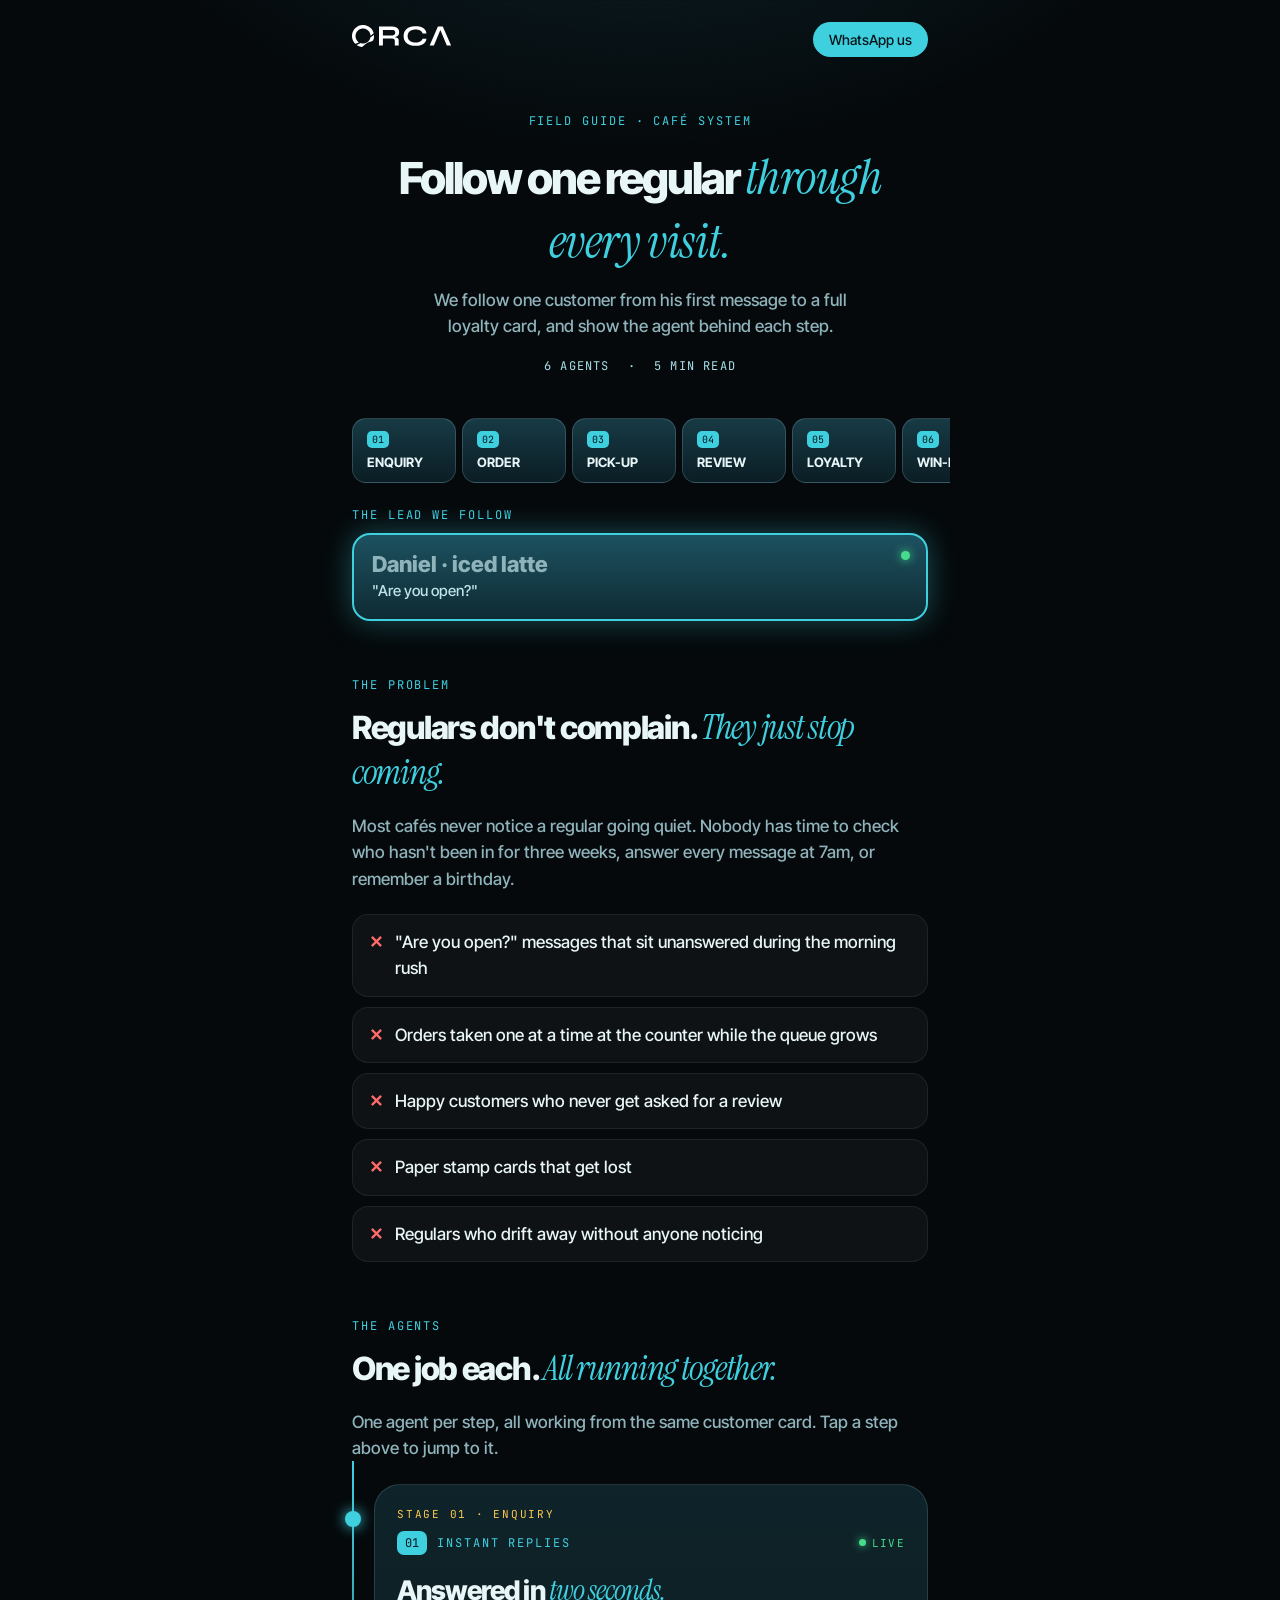
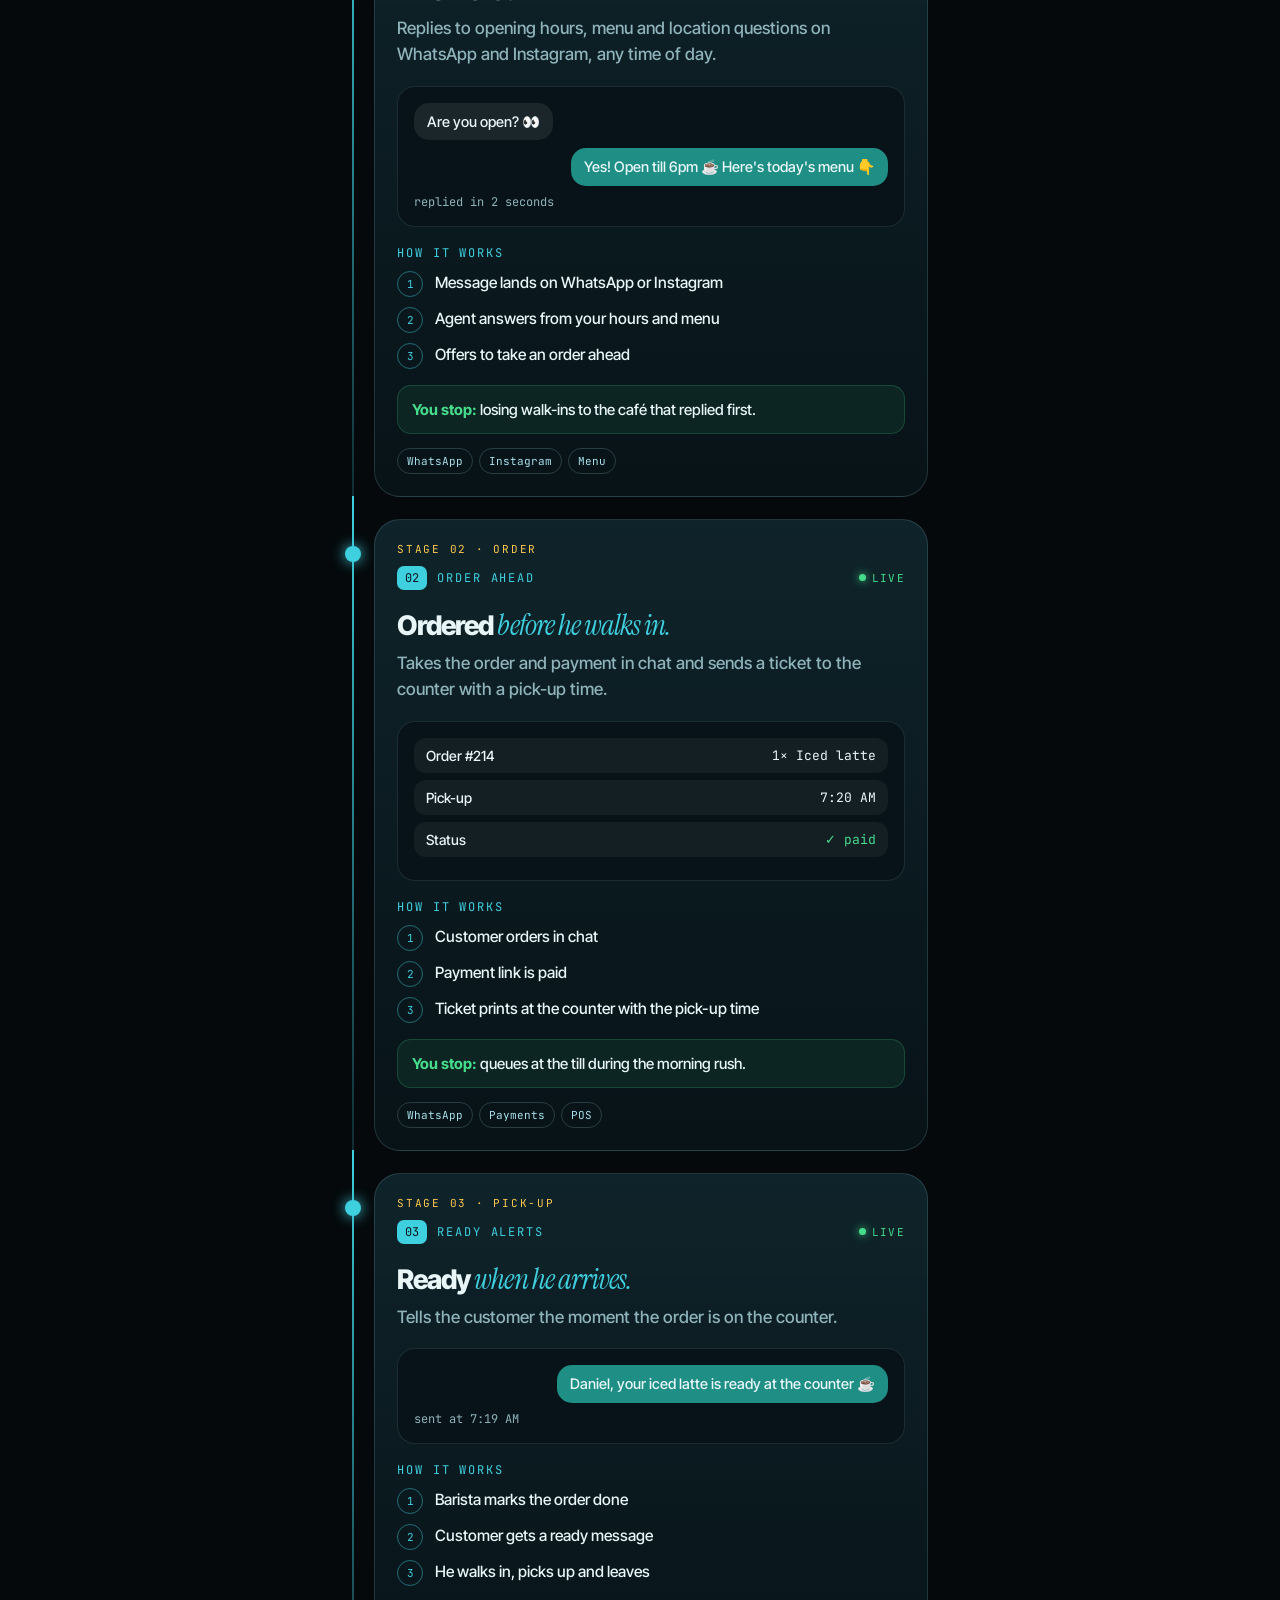
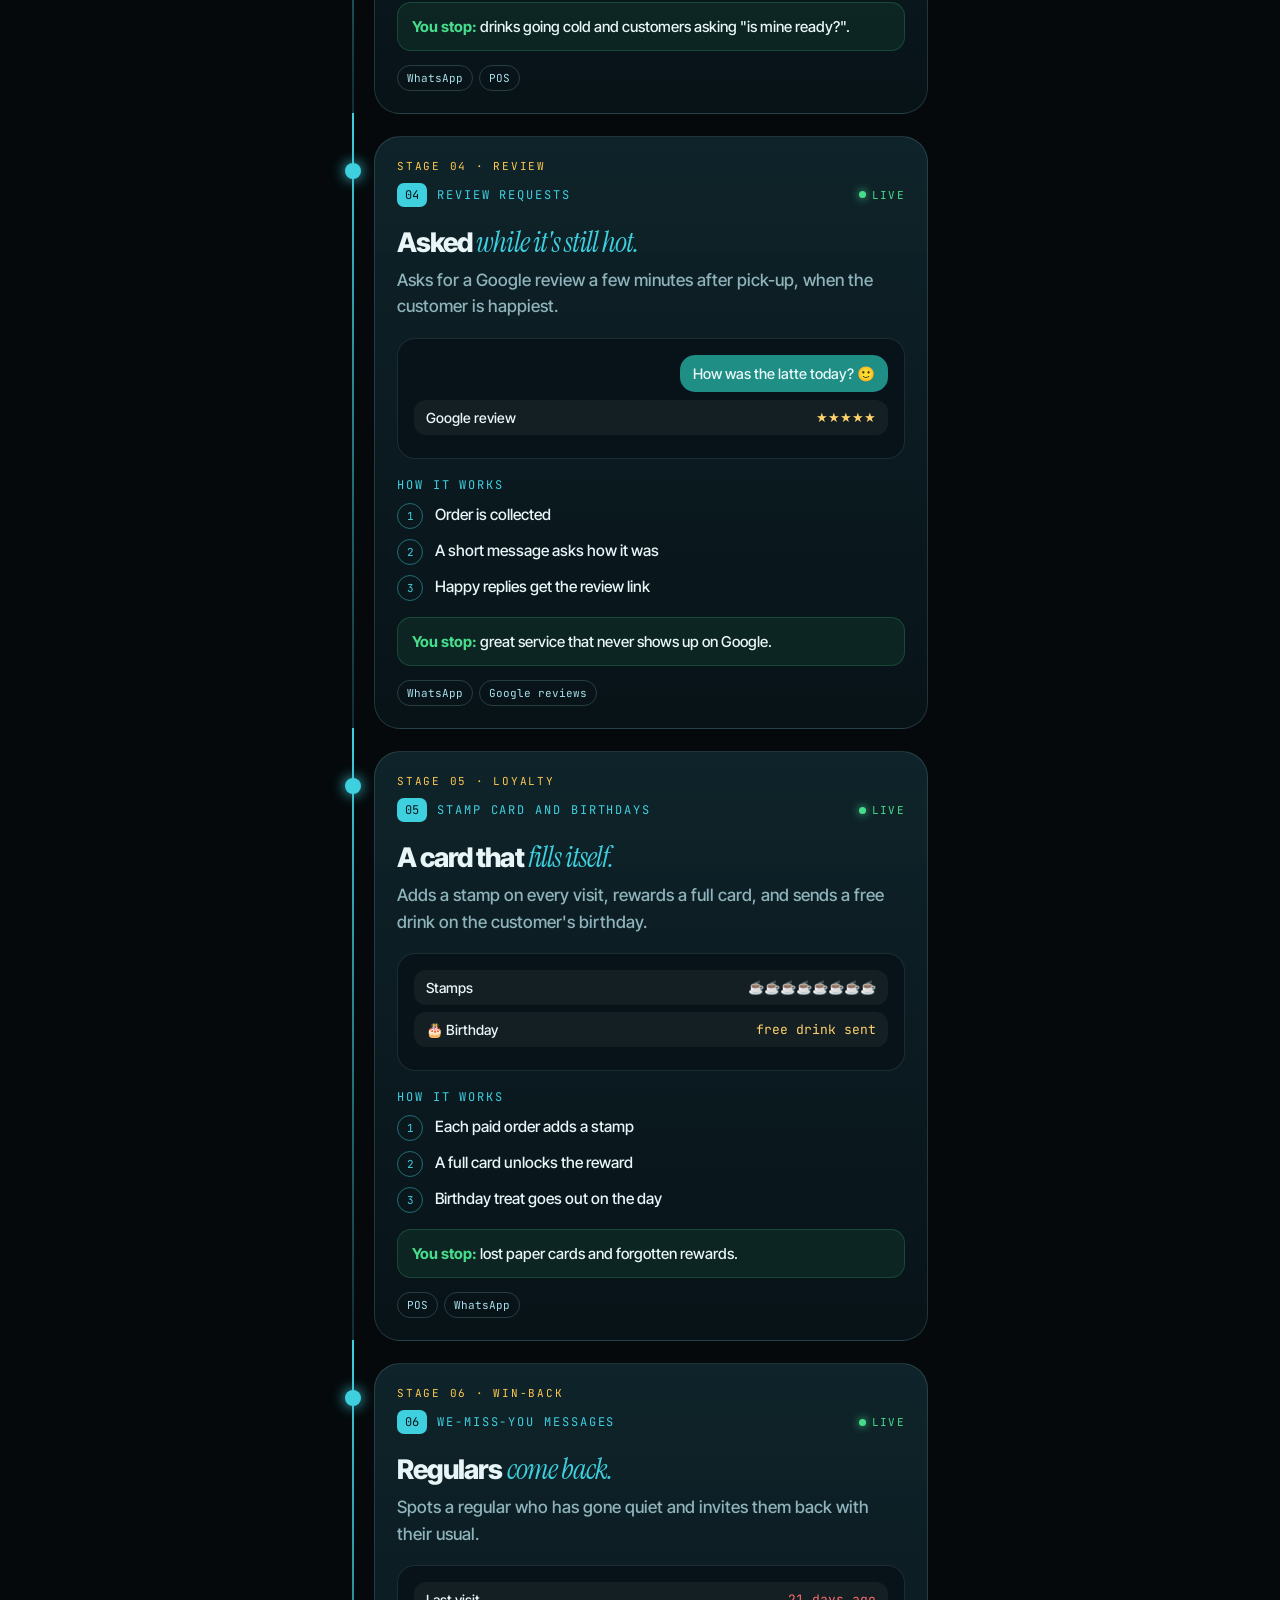
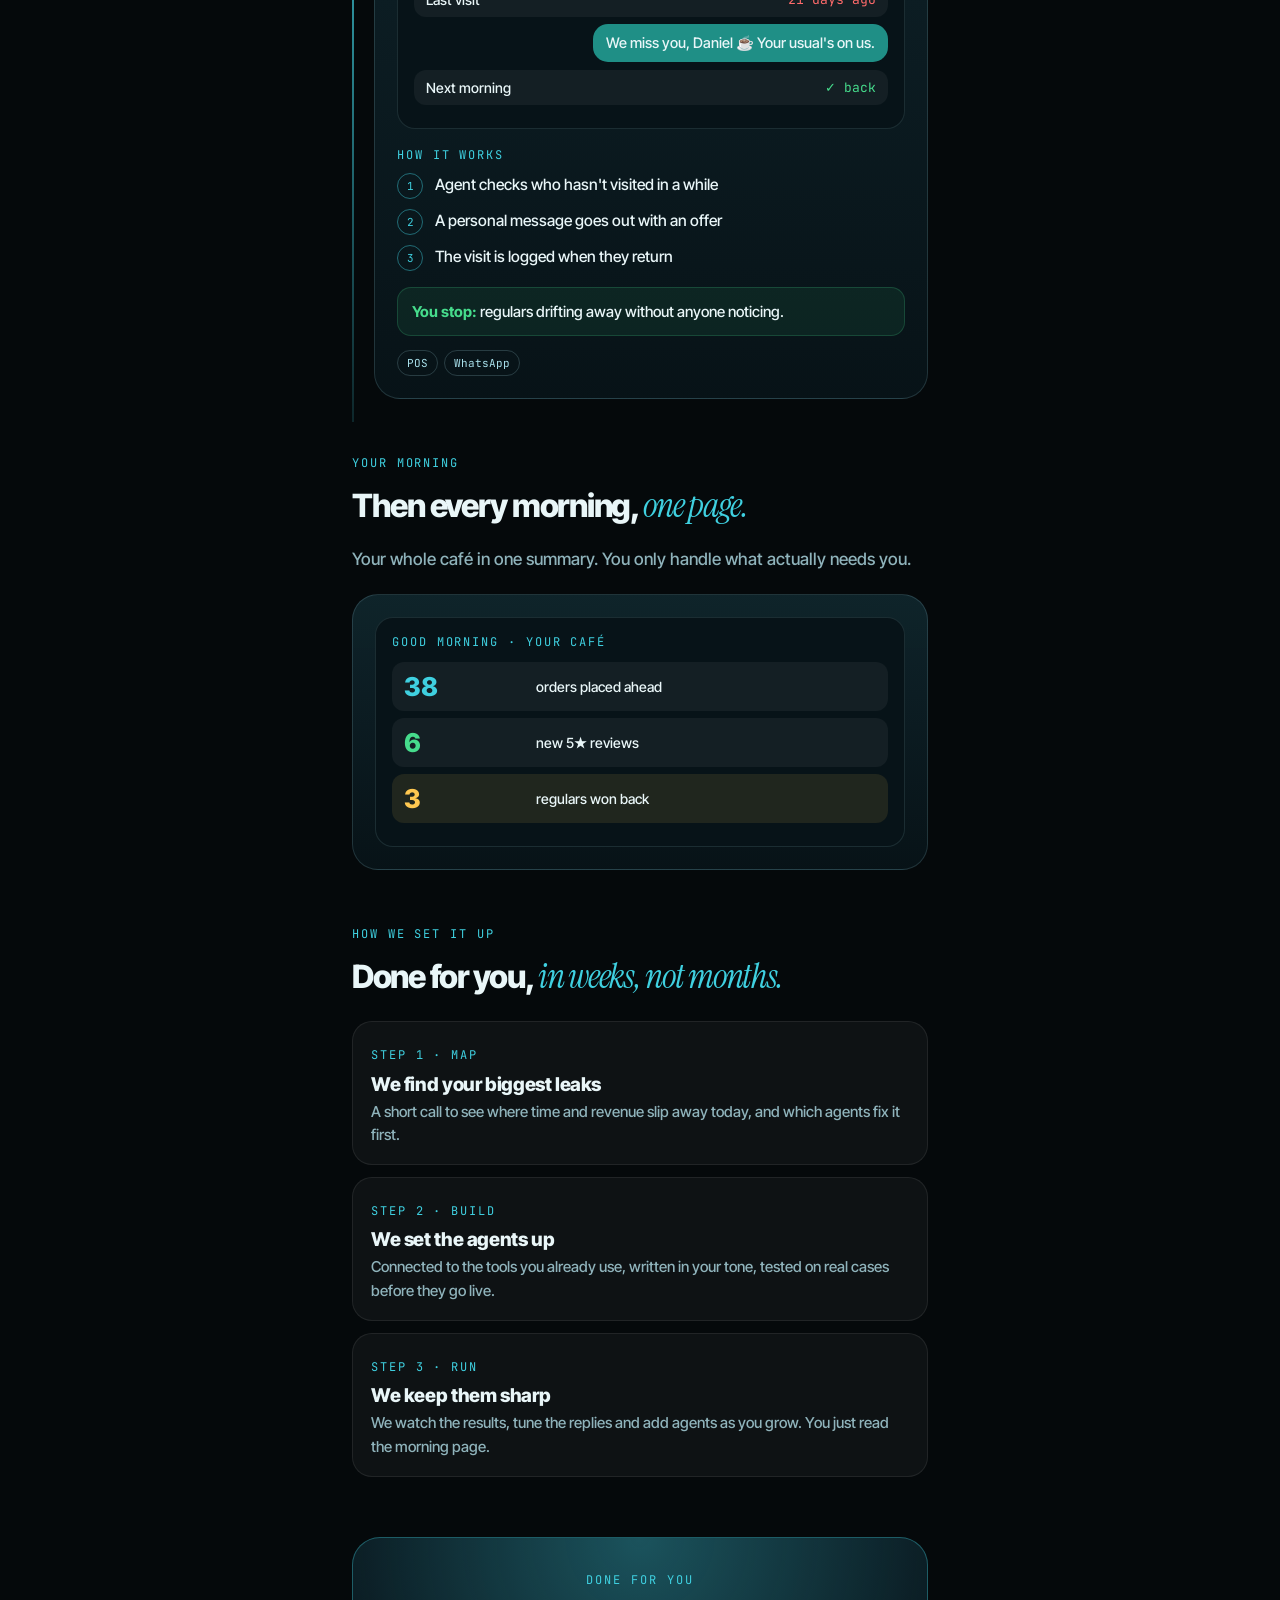
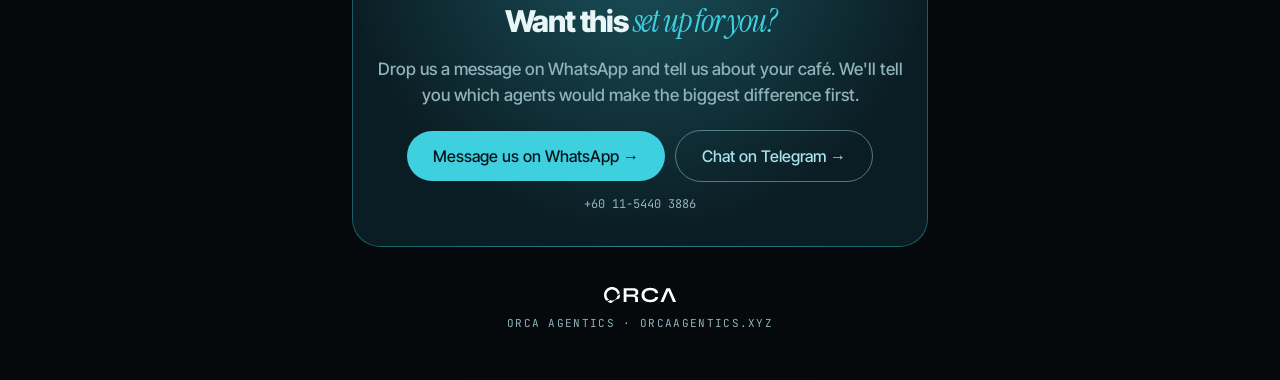
<file: map/cafe/index.html>
<!doctype html><html lang="en"><head><meta charset="utf-8"><meta name="viewport" content="width=device-width,initial-scale=1">
<title>The Café System: one regular, every visit · Orca Agentics</title><meta name="description" content="Follow one café customer from &quot;are you open?&quot; to a full loyalty card, and see the AI agent behind every step.">
<meta property="og:title" content="The Café System: one regular, every visit"><meta property="og:description" content="Follow one café customer from &quot;are you open?&quot; to a full loyalty card, and see the AI agent behind every step.">
<meta property="og:image" content="https://orcaagentics.xyz/map/cafe/og.png"><meta property="og:url" content="https://orcaagentics.xyz/map/cafe/">
<meta name="twitter:card" content="summary_large_image"><meta name="theme-color" content="#05090b">

<style>@font-face{font-family:IT;src:url(../fonts/inter-tight-latin-500-normal.woff2);font-weight:400 600;font-display:swap}
@font-face{font-family:IT;src:url(../fonts/inter-tight-latin-700-normal.woff2);font-weight:700;font-display:swap}
@font-face{font-family:IT;src:url(../fonts/inter-tight-latin-800-normal.woff2);font-weight:800 900;font-display:swap}
@font-face{font-family:IS;src:url(../fonts/instrument-serif-latin-400-italic.woff2);font-style:italic;font-display:swap}
@font-face{font-family:JB;src:url(../fonts/jetbrains-mono-latin-400-normal.woff2);font-weight:400 700;font-display:swap}

*{margin:0;padding:0;box-sizing:border-box}
:root{--ink:#e9f6f8;--dim:#8fb3bb;--teal:#3fd0e0;--ice:#a9e1ec;--ok:#46dc8c;--warn:#ffc850;--bad:#ff6b6b}
html{background:#05090b;color:var(--ink);font:400 17px/1.55 IT;-webkit-font-smoothing:antialiased}
body{background:radial-gradient(900px 700px at 50% -5%,#12303a,transparent 70%),#05090b;overflow-x:hidden}
.w{max-width:620px;margin:0 auto;padding:0 22px}
em{font:italic 400 1.08em IS;color:var(--teal)}
.mono{font:500 12px JB;letter-spacing:.16em;text-transform:uppercase;color:var(--teal)}
nav{display:flex;align-items:center;justify-content:space-between;padding:22px 0}
nav svg{height:22px;width:auto}nav svg *{fill:#fff}
.pill{display:inline-flex;align-items:center;gap:8px;padding:9px 16px;border-radius:99px;font:600 14px IT;text-decoration:none;color:#04161b;background:var(--teal)}
.hero{padding:34px 0 10px;text-align:center}
.hero h1{font:800 44px/1.02 IT;letter-spacing:-.045em;margin:16px 0 14px}
.hero h1 em{font-size:1.12em;letter-spacing:-.01em}
.hero p{color:var(--dim);max-width:440px;margin:0 auto}
.meta{display:flex;justify-content:center;gap:18px;margin-top:18px;color:var(--ice);font:500 12px JB;letter-spacing:.1em}
/* map */
.map{position:relative;margin:40px auto 10px;width:100%;max-width:520px;aspect-ratio:1}
.map .hub{position:absolute;left:50%;top:50%;width:34%;aspect-ratio:1;transform:translate(-50%,-50%);border-radius:50%;
 display:flex;flex-direction:column;align-items:center;justify-content:center;background:radial-gradient(circle,rgba(63,208,224,.28),rgba(63,208,224,.04) 70%);border:1px solid rgba(169,225,236,.25)}
.map .hub svg{width:56%;height:auto}
.map .hub span{font:500 9px JB;letter-spacing:.2em;color:var(--ice);margin-top:4px}
.map svg.wires{position:absolute;inset:0;width:100%;height:100%}
.wires line{stroke:rgba(169,225,236,.25);stroke-width:1;stroke-dasharray:3 5;animation:flow 1.6s linear infinite}
@keyframes flow{to{stroke-dashoffset:-16}}
.chip{position:absolute;transform:translate(-50%,-50%);display:flex;align-items:center;gap:6px;padding:8px 11px;border-radius:12px;white-space:nowrap;
 background:linear-gradient(180deg,#173a45,#0b1d24);border:1px solid rgba(169,225,236,.22);font:700 12.5px IT;color:var(--ink);text-decoration:none;box-shadow:0 10px 30px rgba(0,0,0,.4)}
.chip b{font:600 10px JB;color:#04161b;background:var(--teal);padding:2px 5px;border-radius:5px}
.chip i{width:7px;height:7px;border-radius:50%;background:var(--ok);box-shadow:0 0 8px var(--ok);animation:blink 2s infinite}
@keyframes blink{50%{opacity:.3}}
/* pipeline layout */
.steps-h{display:flex;gap:6px;overflow-x:auto;margin:34px -22px 0;padding:0 22px 6px;scrollbar-width:none}
.stp{flex:none;display:flex;flex-direction:column;gap:6px;padding:12px 14px;border-radius:14px;min-width:104px;text-decoration:none;color:var(--ink);
 background:linear-gradient(180deg,#173a45,#0b1d24);border:1px solid rgba(169,225,236,.2);font:700 13px IT}
.stp b{font:600 10px JB;color:#04161b;background:var(--teal);padding:2px 5px;border-radius:5px;width:fit-content}
.lead{margin-top:18px}.lc{position:relative;margin-top:10px;padding:16px 18px;border-radius:18px;background:linear-gradient(180deg,#1d5160,#0e2b33);border:2px solid var(--teal);box-shadow:0 0 30px rgba(63,208,224,.35)}
.lc b{display:block;font:800 22px IT}.lc span{color:#bfe3ea;font-size:15px}
.lc i{position:absolute;right:16px;top:16px;width:9px;height:9px;border-radius:50%;background:var(--ok);box-shadow:0 0 10px var(--ok);animation:blink 2s infinite}
.agent.tl{position:relative;margin-left:22px}
.agent.tl:before{content:'';position:absolute;left:-23px;top:-24px;bottom:-24px;width:2px;background:linear-gradient(var(--teal),rgba(63,208,224,.15))}
.agent.tl:after{content:'';position:absolute;left:-30px;top:26px;width:16px;height:16px;border-radius:50%;background:var(--teal);box-shadow:0 0 14px var(--teal)}
.stage{font:500 11px JB;letter-spacing:.16em;color:var(--warn);margin-bottom:10px}
/* sections */
section{padding:56px 0 0}
h2{font:800 32px/1.08 IT;letter-spacing:-.04em;margin:12px 0 14px}
.lead{color:var(--dim)}
.pain{display:grid;gap:10px;margin-top:22px}
.pain div{display:flex;gap:12px;align-items:flex-start;padding:14px 16px;border-radius:16px;background:rgba(255,255,255,.04);border:1px solid rgba(255,255,255,.07)}
.pain span{color:var(--bad);font-weight:800}
.agent{padding:22px;margin-top:22px;border-radius:26px;background:linear-gradient(180deg,rgba(23,58,69,.55),rgba(9,26,32,.6));border:1px solid rgba(169,225,236,.16)}
.agent .top{display:flex;align-items:center;gap:10px}
.agent .top .n{font:600 12px JB;color:#04161b;background:var(--teal);padding:4px 8px;border-radius:7px}
.agent .top .live{margin-left:auto;display:flex;align-items:center;gap:6px;font:500 11px JB;letter-spacing:.12em;color:var(--ok)}
.agent .top .live i{width:7px;height:7px;border-radius:50%;background:var(--ok);box-shadow:0 0 8px var(--ok);animation:blink 2s infinite}
.agent h3{font:800 27px/1.1 IT;letter-spacing:-.035em;margin:16px 0 6px}
.agent .what{color:var(--dim)}
.mock{margin:18px 0;padding:16px;border-radius:18px;background:#071318;border:1px solid rgba(169,225,236,.12)}
.mb{padding:9px 13px;border-radius:15px;font:500 14.5px/1.35 IT;margin-bottom:8px;max-width:84%;width:fit-content}
.mi{background:rgba(255,255,255,.08)}.mo{background:#1f8f86;margin-left:auto}
.mr{display:flex;align-items:center;gap:8px;padding:9px 12px;border-radius:12px;background:rgba(255,255,255,.05);font:600 14px IT;margin-bottom:7px}
.mr b{margin-left:auto;font:500 13px JB}
.big{font:800 46px/1 IT;letter-spacing:-.03em}
.sm{font:500 12px JB;color:var(--dim)}
.bars{display:flex;align-items:flex-end;gap:7px;height:90px;margin-bottom:10px}.bars i{flex:1;border-radius:5px;background:var(--teal)}
.mv{display:flex;align-items:center;gap:10px;font:600 14px IT;margin-bottom:10px}.mv span{width:84px}.mv div{flex:1;height:9px;border-radius:5px;background:rgba(255,255,255,.08)}.mv u{display:block;height:100%;border-radius:5px}
.grid{display:grid;grid-template-columns:repeat(7,1fr);gap:5px}.grid i{height:26px;border-radius:6px;background:rgba(255,255,255,.06)}.grid i.s{background:#1f8f86}
.steps{list-style:none;counter-reset:s;display:grid;gap:10px;margin-top:4px}
.steps li{counter-increment:s;display:flex;gap:12px;font-size:15.5px}
.steps li:before{content:counter(s);flex:none;width:24px;height:24px;border-radius:50%;display:grid;place-items:center;font:600 11px JB;color:var(--teal);border:1px solid rgba(63,208,224,.45)}
.stop{margin-top:16px;padding:12px 14px;border-radius:14px;background:rgba(70,220,140,.08);border:1px solid rgba(70,220,140,.2);font-size:15px}
.stop b{color:var(--ok)}
.tags{display:flex;flex-wrap:wrap;gap:6px;margin-top:14px}.tags span{font:500 11px JB;color:var(--ice);padding:5px 9px;border-radius:99px;border:1px solid rgba(169,225,236,.2)}
.how{display:grid;gap:12px;margin-top:22px}
.how div{padding:18px;border-radius:20px;background:rgba(255,255,255,.04);border:1px solid rgba(255,255,255,.08)}
.how h4{font:800 19px IT;letter-spacing:-.02em;margin:6px 0 4px}.how p{color:var(--dim);font-size:15px}
.cta{margin:60px 0 0;padding:34px 24px;border-radius:28px;text-align:center;background:radial-gradient(circle at 50% 0%,rgba(63,208,224,.3),transparent 70%),#0b1d24;border:1px solid rgba(63,208,224,.35)}
.cta h2{font-size:30px}.cta p{color:var(--dim);margin-bottom:22px}
.cta .pill{font-size:16px;padding:15px 26px}
footer{padding:40px 0 50px;text-align:center;color:var(--dim);font:500 11px JB;letter-spacing:.12em}
footer svg{height:16px;width:auto;margin-bottom:10px}footer svg *{fill:#fff}
.rv{opacity:0;transform:translateY(24px);filter:blur(8px);transition:all .9s cubic-bezier(.2,.7,.2,1)}.rv.in{opacity:1;transform:none;filter:none}
@media (prefers-reduced-motion:reduce){.rv{opacity:1;transform:none;filter:none}*{animation:none!important}}
</style><link rel="icon" href="/favicon.svg" type="image/svg+xml"><link rel="icon" href="/favicon.ico" sizes="any"><link rel="apple-touch-icon" href="/apple-touch-icon.png"></head><body><div class="w">
<nav><a href="/" aria-label="Orca Agentics home"><svg xmlns="http://www.w3.org/2000/svg" viewBox="0 0 1694.9 376.1" width="1694.9" height="376.1"><path d="M375.8 168.7l.9 11.5 .2 7.4 -.1 6.6 -.8 12.3 -1.6 12.2 -1.1 6.5 -1.2 5.6 -3.2 12 -2 6.2 -2.2 6.2 -2.8 6.9 -2.2 5 -10.7 4.9 -11.4 4.5 -11.6 4.1 -27.8 9 -15.1 5.6 -6.3 2.6 -6.9 3.1 -6.1 3 -5.9 3.3 -5.8 3.5 -5.7 3.7 -6.2 4.3 -6.7 5.1 -5.3 4.3 -7 6 -20.6 18.5 -9.3 8.1 -10.1 8.1 -10.2 7.3 -5.5-.6 -7.3-1.1 -6.5-1.1 -6.5-1.4 -11.1-3 -6.2-2 -6.2-2.2 -11.4-4.8 -6.7-3.2 -5.8-3 -10.6-6.3 -9.7-6.6 10.6-3.6 10-3.7 7.8-3.2 8.2-3.7 7.4-3.8 7.8-4.6 8.3-5.3 6.1-4.4 6.7 2.3 6 1.7 7 1.6 6.7 1.2 7.2 .8 7.8 .4 7.2 0 7.3-.4 7.2-.8 6.6-1.2 7.7-1.7 6.4-1.9 6.3-2.2 6.8-2.8 6.5-3.1 5.9-3.3 6.2-3.8 6.4-4.5 4.8-3.8 5.4-4.8 5.6-5.6 4.5-4.9 4.9-6.1 3.6-5 3.9-6.2 3.5-6.3 3.2-6.5 2.5-5.7 2.3-6.3 2.1-6.9 1.5-6 1.4-7 8.2-3.7 7.4-3.8 7.8-4.6 7-4.5 6.8-4.8 7.2-5.5 8.3-6.9 8.3-7.3zM96.4 24l10.2-5.3 9-4 10.7-4.2 9.4-3 11.1-2.9 9.7-1.9 9.8-1.4 11.5-1 9.8-.3 10.7 .3 11.5 .9 10.6 1.5 10.4 2.1 10.4 2.7 10.9 3.6 10 3.9 9.7 4.4 10.1 5.4 9.2 5.6 8.8 6.1 8.4 6.5 7.5 6.5 7.6 7.4 7.8 8.5 7.2 9 5.8 8 5.8 9 4.8 8.6 5.1 10.3 3.9 9.1 3.9 10.8 3 10.2 -17.4 15.5 -6.5 5.3 -5.4 4.2 -5.5 4.1 -6.9 4.6 -6.4 3.9 -6.2 3.5 -.7-8.1 -1.3-8.3 -1.6-7.7 -2.3-8 -2.8-7.9 -3.1-7.2 -4.1-8 -4-6.7 -4.4-6.5 -5.1-6.6 -5.2-5.9 -6.4-6.3 -5.9-5.1 -5.7-4.4 -6-4.1 -8.2-4.9 -7.5-3.7 -7.7-3.3 -8-2.7 -7-2 -7.6-1.7 -8.3-1.2 -8.3-.7 -8.4-.2 -7.9 .3 -8.8 1 -7.8 1.4 -7.6 1.8 -8 2.5 -8.3 3.2 -7.6 3.5 -6.9 3.7 -7.6 4.8 -5.9 4.3 -6.5 5.3 -5.7 5.3 -5.4 5.7 -5 6 -5.3 7.2 -4.2 6.6 -3.3 5.9 -3.6 7.5 -3.4 8.3 -2.4 7.4 -2 7.6 -1.5 7.7 -1.3 9.4 -.5 8.4 .1 8.4 .6 8.3 1.2 8.3 1.4 7.2 2 7.5 2.6 8 3.2 7.8 3.4 7 4.1 7.3 4.6 7 4.7 6.3 5.4 6.4 5.8 6 5.8 5.3 6.1 4.9 7.1 5 -6 3.6 -6.7 3.6 -6.1 3 -7.6 3.4 -7 2.9 -9.4 3.4 -19.8 6.6 -8-8.4 -6.3-7.5 -6.5-8.5 -6.4-9.6 -5.8-9.9 -4.8-9.6 -4.6-10.5 -3.4-9.3 -3.4-11 -2.5-10.4 -1.8-9.7 -1.4-11.4 -.7-9.8 -.2-12.4 .3-5.7 .4-6.6 1.1-9.8 1.8-10.5 2.4-10.4 3.2-11.1 3.9-10.8 4.6-10.6 4.7-9.6 5.4-9.2 5.3-8.3 5.8-8 7.3-8.9 7.3-7.9 7.6-7.4 8.1-7 7.8-6 9.5-6.5z" fill="#ffffff"/><path d="M1095.1 20.2l6.7 .2 6.5 .3 6.4 .4 6.3 .6 6.2 .6 6 .8 6 .8 5.8 1 5.7 1.2 5.6 1.2 5.5 1.3 5.4 1.5 5.3 1.6 5.1 1.7 5 1.8 4.9 1.9 4.8 2 4.6 2.2 4.6 2.2 4.3 2.3 4.3 2.4 4.1 2.6 4 2.6 3.8 2.7 3.8 2.8 3.6 2.9 3.4 3.1 3.4 3.1 3.2 3.2 3 3.3 3 3.4 2.8 3.6 2.6 3.6 2.5 3.7 2.4 3.8 2.2 3.8 2.1 4 1.9 4.1 1.7 4.1 1.6 4.3 1.5 4.3 1.3 4.5 1.2 4.5 1 4.6 .9 4.7 .7 4.8 .6 4.9 -66 0 -.9-2.6 -.9-2.6 -3.1-7.4 -1.2-2.4 -1.3-2.3 -1.3-2.3 -1.4-2.2 -4.6-6.5 -1.7-2 -1.7-2.1 -1.8-1.9 -1.9-2 -1.9-1.8 -2-1.9 -2.1-1.7 -2.1-1.7 -2.3-1.7 -2.2-1.6 -2.4-1.5 -2.4-1.5 -7.7-4.1 -2.7-1.3 -2.7-1.2 -8.7-3.2 -3.1-1 -3.1-.9 -3.1-.8 -3.3-.8 -10.1-2 -3.6-.5 -3.6-.5 -3.6-.4 -3.8-.3 -3.8-.3 -3.9-.2 -3.9-.2 -4-.1 -14.2 .2 -4.9 .2 -4.9 .4 -4.8 .4 -4.7 .6 -4.6 .6 -4.5 .8 -4.5 .8 -4.4 1 -4.3 1 -4.2 1.2 -4.1 1.2 -4.1 1.3 -4 1.5 -3.9 1.5 -3.8 1.7 -3.8 1.7 -3.6 1.8 -3.4 2 -3.4 2 -3.3 2.1 -3.2 2.2 -3 2.3 -3 2.4 -2.8 2.5 -2.7 2.5 -2.6 2.7 -2.6 2.8 -2.3 2.8 -2.3 3 -2.2 3 -2.1 3.2 -1.9 3.2 -1.8 3.3 -1.7 3.5 -1.5 3.5 -1.4 3.6 -1.2 3.6 -1.2 3.8 -1 3.9 -.8 4 -.8 4 -.6 4.2 -.4 4.2 -.4 4.3 -.2 4.5 0 4.5 0 4.4 .2 4.4 .4 4.3 .4 4.2 .6 4.1 .8 4 .8 3.9 1 3.8 1.2 3.8 1.2 3.6 1.4 3.6 1.5 3.4 1.7 3.4 1.8 3.3 1.9 3.2 2.1 3.1 2.2 3 2.3 2.9 2.3 2.9 2.6 2.7 2.6 2.7 2.7 2.5 2.8 2.5 3 2.3 3 2.3 3.2 2.2 3.3 2.1 3.4 2 3.4 1.9 3.6 1.9 3.8 1.7 3.8 1.6 3.9 1.6 4 1.4 4.1 1.4 4.1 1.2 4.2 1.2 4.3 1 4.4 1 4.5 .8 4.5 .7 4.6 .7 4.7 .5 4.8 .5 4.9 .3 4.9 .3 5 .1 13.2 0 11.6-.7 11-1.2 10.3-1.8 9.6-2.3 9.1-2.9 8.4-3.5 7.8-3.8 7.2-4.4 6.6-4.9 6-5.4 5.5-5.8 4.8-6.2 4.3-6.5 3.7-6.8 1.1-2.4 1-2.4 1-2.4 .9-2.5 66 0 -.7 4.8 -.7 4.8 -1 4.6 -1 4.6 -1.2 4.4 -1.4 4.4 -1.5 4.3 -1.6 4.2 -1.8 4.1 -2 4 -2 4 -2.3 3.8 -2.3 3.8 -2.6 3.6 -2.6 3.6 -2.8 3.5 -3 3.4 -3 3.3 -3.2 3.1 -3.4 3.1 -3.4 3 -3.6 2.9 -3.7 2.8 -3.8 2.6 -4 2.6 -4.1 2.5 -4.2 2.4 -4.4 2.2 -4.5 2.2 -4.6 2.1 -4.7 1.9 -4.9 1.9 -5 1.7 -5.1 1.7 -5.3 1.5 -5.3 1.4 -5.5 1.3 -5.6 1.2 -5.7 1.1 -5.8 1 -5.9 .8 -6.1 .7 -6.1 .7 -6.3 .5 -6.4 .4 -6.5 .3 -6.7 .1 -6.7 .1 -5.7-.1 -5.6-.1 -5.5-.2 -5.5-.3 -5.4-.3 -5.4-.5 -5.3-.5 -5.2-.6 -5.2-.7 -15.1-2.6 -4.9-1 -4.9-1.2 -4.8-1.1 -4.8-1.3 -4.6-1.4 -4.6-1.4 -4.6-1.5 -4.4-1.6 -4.3-1.7 -4.3-1.8 -4.2-1.8 -4.1-1.9 -4-2 -4-2.1 -3.8-2.2 -3.8-2.3 -3.7-2.3 -3.6-2.4 -3.5-2.5 -3.5-2.6 -3.3-2.7 -3.3-2.7 -3.2-2.8 -3-2.9 -3-3 -2.9-3.1 -2.8-3.1 -2.7-3.3 -2.5-3.3 -2.5-3.4 -2.4-3.4 -2.4-3.6 -2.2-3.6 -2.1-3.7 -2-3.8 -1.9-3.9 -1.8-3.9 -1.7-4 -1.6-4.2 -1.5-4.2 -1.3-4.2 -1.3-4.4 -1.1-4.5 -1-4.5 -.8-4.6 -.8-4.7 -.7-4.8 -.5-4.9 -.4-4.9 -.3-5.1 -.2-5.1 0-5.2 0-5.2 .2-5.1 .3-5.1 .4-5 .5-4.8 .7-4.8 .8-4.8 .8-4.6 1-4.5 1.1-4.5 1.3-4.4 1.3-4.3 1.5-4.2 1.6-4.2 1.7-4 1.8-4 1.9-3.9 2-3.8 2.1-3.8 2.2-3.6 2.4-3.6 2.4-3.5 2.5-3.4 2.5-3.3 2.7-3.3 2.8-3.2 2.9-3.1 3-3 3-2.9 3.2-2.9 3.3-2.8 3.3-2.7 3.5-2.6 3.5-2.5 3.6-2.5 3.7-2.3 3.8-2.3 3.8-2.2 4-2.1 4-2.1 4.1-1.9 4.2-1.9 4.3-1.8 4.3-1.7 4.4-1.7 4.6-1.5 4.6-1.5 4.6-1.4 4.8-1.3 4.8-1.2 4.9-1.1 4.9-1.1 5-.9 5-.9 5.1-.8 15.7-1.9 5.4-.5 5.4-.3 5.5-.3 5.5-.2 5.6-.2 5.7 0zM686 26.7l4.6 .2 4.5 .2 13 1 4.2 .5 4.1 .6 11.9 2.3 3.8 1 3.8 1 10.7 3.4 3.4 1.4 3.4 1.4 3.2 1.5 3.1 1.6 3.1 1.7 2.9 1.7 2.9 1.9 2.7 2 2.7 2 2.5 2.1 2.5 2.3 2.4 2.3 2.2 2.4 2.2 2.5 2.1 2.6 2 2.6 1.9 2.8 1.7 2.9 1.6 2.9 1.6 3.1 1.4 3.1 1.2 3.3 1.2 3.3 1 3.5 .9 3.5 .8 3.6 .7 3.7 .5 3.9 .4 3.9 .3 4 .2 4.1 .1 4.2 0 2.8 -.1 2.8 -.2 2.8 -.2 2.7 -.3 2.6 -.3 2.6 -.4 2.5 -.5 2.4 -.5 2.4 -.6 2.4 -.7 2.3 -.7 2.2 -.8 2.2 -.8 2.2 -.9 2.1 -1 2 -1 2 -1.1 1.9 -1.1 1.9 -1.2 1.8 -1.2 1.8 -1.3 1.7 -1.3 1.7 -1.4 1.7 -1.4 1.6 -1.5 1.5 -1.5 1.6 -1.5 1.4 -1.6 1.4 -1.7 1.4 -1.7 1.3 -1.8 1.3 -1.8 1.2 -5.6 3.5 -7.9 4.1 -2 .9 -2.1 .9 -6.5 2.5 -2.3 .8 -2.2 .7 -7 1.9 -7.1 1.7 -6.3 1.2 13.8 1.5 3.3 .5 3.1 .5 3.1 .6 2.9 .6 8.3 2.1 2.6 .8 2.5 .9 2.4 1 2.4 1 2.2 1.1 2.2 1.1 2 1.2 2 1.3 1.9 1.4 1.8 1.4 1.7 1.5 1.6 1.5 1.6 1.7 1.4 1.6 1.4 1.8 1.3 1.9 1.2 2 1 2 1.1 2.2 .9 2.3 .8 2.4 .8 2.5 .6 2.6 .6 2.7 .5 2.8 .9 9 .1 3.3 .1 3.3 0 77 -66.5 0 0-72.5 -.3-6.7 -.6-6 -1.2-5.5 -1.6-4.9 -.6-1.5 -.7-1.5 -.7-1.3 -.8-1.4 -.9-1.2 -.9-1.2 -1-1.2 -1.1-1.1 -1.2-1.1 -1.2-1 -1.4-.9 -1.4-1 -1.5-.8 -1.6-.8 -1.6-.8 -1.7-.7 -1.9-.7 -1.8-.6 -2-.6 -2.1-.5 -2.1-.5 -2.3-.4 -2.4-.5 -2.5-.4 -11.1-1.2 -13-.8 -14.8-.2 -125.5 0 0 119.5 -66.5 0 0-323.5 219.5 0zM528.4 83.7l0 95 153 0 3.4-.1 3.4-.1 3.2-.3 3.1-.4 3.1-.4 2.9-.6 2.8-.7 2.8-.8 2.6-.9 2.5-1 2.4-1.1 2.3-1.2 2.2-1.3 2.1-1.4 2-1.6 1.9-1.6 1.8-1.7 1.7-1.8 1.5-1.9 1.5-2 1.3-2 1.2-2.1 1.1-2.1 1-2.3 .9-2.3 .7-2.4 .6-2.5 .6-2.5 .4-2.6 .2-2.7 .2-2.8 .1-2.8 -.1-2.7 -.2-2.6 -.2-2.6 -.4-2.5 -.6-2.3 -.6-2.3 -.7-2.3 -.9-2.1 -1-2 -1.1-2 -1.2-1.9 -1.3-1.8 -1.5-1.7 -1.5-1.7 -1.7-1.5 -1.8-1.5 -1.9-1.4 -2-1.3 -2.1-1.2 -2.2-1.1 -2.3-1.1 -2.4-.9 -2.5-.9 -2.6-.7 -2.8-.7 -2.8-.6 -2.9-.5 -3.1-.4 -3.1-.3 -3.2-.2 -3.4-.2 -3.4 0zM1510.4 85.7l-110.5 264.5 -72.5 0 141.5-323.5 83 0 143 323.5 -73.5 0z" fill="#ffffff"/></svg></a><a class="pill" href="https://wa.me/601154403886?text=Hi%20Orca%2C%20I%20saw%20the%20Caf%C3%A9%20system%20and%20I%27d%20like%20this%20set%20up%20for%20me.">WhatsApp us</a></nav>
<header class="hero"><div class="mono">Field guide · Café system</div>
<h1>Follow one regular <em>through every visit.</em></h1><p>We follow one customer from his first message to a full loyalty card, and show the agent behind each step.</p><div class="meta"><span>6 AGENTS</span><span>·</span><span>5 MIN READ</span></div></header>
<div class="steps-h rv"><a href="#a1" class="stp"><b>01</b><span>ENQUIRY</span></a><a href="#a2" class="stp"><b>02</b><span>ORDER</span></a><a href="#a3" class="stp"><b>03</b><span>PICK-UP</span></a><a href="#a4" class="stp"><b>04</b><span>REVIEW</span></a><a href="#a5" class="stp"><b>05</b><span>LOYALTY</span></a><a href="#a6" class="stp"><b>06</b><span>WIN-BACK</span></a></div><div class="lead rv"><div class="mono">The lead we follow</div><div class="lc"><b>Daniel · iced latte</b><span>"Are you open?"</span><i></i></div></div>
<section><div class="mono">The problem</div><h2>Regulars don't complain. <em>They just stop coming.</em></h2><p class="lead">Most cafés never notice a regular going quiet. Nobody has time to check who hasn't been in for three weeks, answer every message at 7am, or remember a birthday.</p><div class="pain"><div><span>✕</span>"Are you open?" messages that sit unanswered during the morning rush</div><div><span>✕</span>Orders taken one at a time at the counter while the queue grows</div><div><span>✕</span>Happy customers who never get asked for a review</div><div><span>✕</span>Paper stamp cards that get lost</div><div><span>✕</span>Regulars who drift away without anyone noticing</div></div></section>
<section><div class="mono">The agents</div><h2>One job each. <em>All running together.</em></h2><p class="lead">One agent per step, all working from the same customer card. Tap a step above to jump to it.</p><div class="agent rv tl" id="a1"><div class="stage">STAGE 01 · ENQUIRY</div><div class="top"><span class="n">01</span><span class="mono">Instant replies</span><span class="live"><i></i>LIVE</span></div>
<h3>Answered in <em>two seconds.</em></h3><p class="what">Replies to opening hours, menu and location questions on WhatsApp and Instagram, any time of day.</p><div class="mock"><div class="mb mi">Are you open? 👀</div><div class="mb mo">Yes! Open till 6pm ☕ Here's today's menu 👇</div><div class="sm">replied in 2 seconds</div></div>
<div class="mono" style="margin-bottom:10px">How it works</div><ol class="steps"><li>Message lands on WhatsApp or Instagram</li><li>Agent answers from your hours and menu</li><li>Offers to take an order ahead</li></ol>
<div class="stop"><b>You stop:</b> losing walk-ins to the café that replied first.</div><div class="tags"><span>WhatsApp</span><span>Instagram</span><span>Menu</span></div></div><div class="agent rv tl" id="a2"><div class="stage">STAGE 02 · ORDER</div><div class="top"><span class="n">02</span><span class="mono">Order ahead</span><span class="live"><i></i>LIVE</span></div>
<h3>Ordered <em>before he walks in.</em></h3><p class="what">Takes the order and payment in chat and sends a ticket to the counter with a pick-up time.</p><div class="mock"><div class="mr">Order #214<b>1× Iced latte</b></div><div class="mr">Pick-up<b>7:20 AM</b></div><div class="mr">Status<b style="color:#46dc8c">✓ paid</b></div></div>
<div class="mono" style="margin-bottom:10px">How it works</div><ol class="steps"><li>Customer orders in chat</li><li>Payment link is paid</li><li>Ticket prints at the counter with the pick-up time</li></ol>
<div class="stop"><b>You stop:</b> queues at the till during the morning rush.</div><div class="tags"><span>WhatsApp</span><span>Payments</span><span>POS</span></div></div><div class="agent rv tl" id="a3"><div class="stage">STAGE 03 · PICK-UP</div><div class="top"><span class="n">03</span><span class="mono">Ready alerts</span><span class="live"><i></i>LIVE</span></div>
<h3>Ready <em>when he arrives.</em></h3><p class="what">Tells the customer the moment the order is on the counter.</p><div class="mock"><div class="mb mo">Daniel, your iced latte is ready at the counter ☕</div><div class="sm">sent at 7:19 AM</div></div>
<div class="mono" style="margin-bottom:10px">How it works</div><ol class="steps"><li>Barista marks the order done</li><li>Customer gets a ready message</li><li>He walks in, picks up and leaves</li></ol>
<div class="stop"><b>You stop:</b> drinks going cold and customers asking "is mine ready?".</div><div class="tags"><span>WhatsApp</span><span>POS</span></div></div><div class="agent rv tl" id="a4"><div class="stage">STAGE 04 · REVIEW</div><div class="top"><span class="n">04</span><span class="mono">Review requests</span><span class="live"><i></i>LIVE</span></div>
<h3>Asked <em>while it's still hot.</em></h3><p class="what">Asks for a Google review a few minutes after pick-up, when the customer is happiest.</p><div class="mock"><div class="mb mo">How was the latte today? 🙂</div><div class="mr">Google review<b style="color:#ffd36b">★★★★★</b></div></div>
<div class="mono" style="margin-bottom:10px">How it works</div><ol class="steps"><li>Order is collected</li><li>A short message asks how it was</li><li>Happy replies get the review link</li></ol>
<div class="stop"><b>You stop:</b> great service that never shows up on Google.</div><div class="tags"><span>WhatsApp</span><span>Google reviews</span></div></div><div class="agent rv tl" id="a5"><div class="stage">STAGE 05 · LOYALTY</div><div class="top"><span class="n">05</span><span class="mono">Stamp card and birthdays</span><span class="live"><i></i>LIVE</span></div>
<h3>A card that <em>fills itself.</em></h3><p class="what">Adds a stamp on every visit, rewards a full card, and sends a free drink on the customer's birthday.</p><div class="mock"><div class="mr">Stamps<b>☕☕☕☕☕☕☕☕</b></div><div class="mr">🎂 Birthday<b style="color:#ffd36b">free drink sent</b></div></div>
<div class="mono" style="margin-bottom:10px">How it works</div><ol class="steps"><li>Each paid order adds a stamp</li><li>A full card unlocks the reward</li><li>Birthday treat goes out on the day</li></ol>
<div class="stop"><b>You stop:</b> lost paper cards and forgotten rewards.</div><div class="tags"><span>POS</span><span>WhatsApp</span></div></div><div class="agent rv tl" id="a6"><div class="stage">STAGE 06 · WIN-BACK</div><div class="top"><span class="n">06</span><span class="mono">We-miss-you messages</span><span class="live"><i></i>LIVE</span></div>
<h3>Regulars <em>come back.</em></h3><p class="what">Spots a regular who has gone quiet and invites them back with their usual.</p><div class="mock"><div class="mr">Last visit<b style="color:#ff6b6b">21 days ago</b></div><div class="mb mo">We miss you, Daniel ☕ Your usual's on us.</div><div class="mr">Next morning<b style="color:#46dc8c">✓ back</b></div></div>
<div class="mono" style="margin-bottom:10px">How it works</div><ol class="steps"><li>Agent checks who hasn't visited in a while</li><li>A personal message goes out with an offer</li><li>The visit is logged when they return</li></ol>
<div class="stop"><b>You stop:</b> regulars drifting away without anyone noticing.</div><div class="tags"><span>POS</span><span>WhatsApp</span></div></div></section>
<section><div class="mono">Your morning</div><h2>Then every morning, <em>one page.</em></h2><p class="lead">Your whole café in one summary. You only handle what actually needs you.</p>
<div class="agent rv"><div class="mock" style="margin:0"><div class="mono" style="margin-bottom:12px">Good morning · your café</div><div class="mr"><b style="margin:0;font:800 26px IT;color:#3fd0e0;width:124px">38</b>orders placed ahead</div><div class="mr"><b style="margin:0;font:800 26px IT;color:#46dc8c;width:124px">6</b>new 5★ reviews</div><div class="mr" style="background:rgba(255,200,80,.1)"><b style="margin:0;font:800 26px IT;color:#ffc850;width:124px">3</b>regulars won back</div></div></div></section>
<section><div class="mono">How we set it up</div><h2>Done for you, <em>in weeks, not months.</em></h2><div class="how">
<div class="rv"><span class="mono">Step 1 · Map</span><h4>We find your biggest leaks</h4><p>A short call to see where time and revenue slip away today, and which agents fix it first.</p></div>
<div class="rv"><span class="mono">Step 2 · Build</span><h4>We set the agents up</h4><p>Connected to the tools you already use, written in your tone, tested on real cases before they go live.</p></div>
<div class="rv"><span class="mono">Step 3 · Run</span><h4>We keep them sharp</h4><p>We watch the results, tune the replies and add agents as you grow. You just read the morning page.</p></div></div></section>
<div class="cta rv"><div class="mono">Done for you</div><h2>Want this <em>set up for you?</em></h2>
<p>Drop us a message on WhatsApp and tell us about your café. We'll tell you which agents would make the biggest difference first.</p>
<a class="pill" href="https://wa.me/601154403886?text=Hi%20Orca%2C%20I%20saw%20the%20Caf%C3%A9%20system%20and%20I%27d%20like%20this%20set%20up%20for%20me.">Message us on WhatsApp →</a><a class="pill" style="margin-left:10px;background:transparent;border:1px solid rgba(169,225,236,.45);color:#a9e1ec" href="https://t.me/OrcaEchoBot?start=cafe">Chat on Telegram →</a><div class="sm" style="margin-top:14px">+60 11-5440 3886</div></div>
<footer><svg xmlns="http://www.w3.org/2000/svg" viewBox="0 0 1694.9 376.1" width="1694.9" height="376.1"><path d="M375.8 168.7l.9 11.5 .2 7.4 -.1 6.6 -.8 12.3 -1.6 12.2 -1.1 6.5 -1.2 5.6 -3.2 12 -2 6.2 -2.2 6.2 -2.8 6.9 -2.2 5 -10.7 4.9 -11.4 4.5 -11.6 4.1 -27.8 9 -15.1 5.6 -6.3 2.6 -6.9 3.1 -6.1 3 -5.9 3.3 -5.8 3.5 -5.7 3.7 -6.2 4.3 -6.7 5.1 -5.3 4.3 -7 6 -20.6 18.5 -9.3 8.1 -10.1 8.1 -10.2 7.3 -5.5-.6 -7.3-1.1 -6.5-1.1 -6.5-1.4 -11.1-3 -6.2-2 -6.2-2.2 -11.4-4.8 -6.7-3.2 -5.8-3 -10.6-6.3 -9.7-6.6 10.6-3.6 10-3.7 7.8-3.2 8.2-3.7 7.4-3.8 7.8-4.6 8.3-5.3 6.1-4.4 6.7 2.3 6 1.7 7 1.6 6.7 1.2 7.2 .8 7.8 .4 7.2 0 7.3-.4 7.2-.8 6.6-1.2 7.7-1.7 6.4-1.9 6.3-2.2 6.8-2.8 6.5-3.1 5.9-3.3 6.2-3.8 6.4-4.5 4.8-3.8 5.4-4.8 5.6-5.6 4.5-4.9 4.9-6.1 3.6-5 3.9-6.2 3.5-6.3 3.2-6.5 2.5-5.7 2.3-6.3 2.1-6.9 1.5-6 1.4-7 8.2-3.7 7.4-3.8 7.8-4.6 7-4.5 6.8-4.8 7.2-5.5 8.3-6.9 8.3-7.3zM96.4 24l10.2-5.3 9-4 10.7-4.2 9.4-3 11.1-2.9 9.7-1.9 9.8-1.4 11.5-1 9.8-.3 10.7 .3 11.5 .9 10.6 1.5 10.4 2.1 10.4 2.7 10.9 3.6 10 3.9 9.7 4.4 10.1 5.4 9.2 5.6 8.8 6.1 8.4 6.5 7.5 6.5 7.6 7.4 7.8 8.5 7.2 9 5.8 8 5.8 9 4.8 8.6 5.1 10.3 3.9 9.1 3.9 10.8 3 10.2 -17.4 15.5 -6.5 5.3 -5.4 4.2 -5.5 4.1 -6.9 4.6 -6.4 3.9 -6.2 3.5 -.7-8.1 -1.3-8.3 -1.6-7.7 -2.3-8 -2.8-7.9 -3.1-7.2 -4.1-8 -4-6.7 -4.4-6.5 -5.1-6.6 -5.2-5.9 -6.4-6.3 -5.9-5.1 -5.7-4.4 -6-4.1 -8.2-4.9 -7.5-3.7 -7.7-3.3 -8-2.7 -7-2 -7.6-1.7 -8.3-1.2 -8.3-.7 -8.4-.2 -7.9 .3 -8.8 1 -7.8 1.4 -7.6 1.8 -8 2.5 -8.3 3.2 -7.6 3.5 -6.9 3.7 -7.6 4.8 -5.9 4.3 -6.5 5.3 -5.7 5.3 -5.4 5.7 -5 6 -5.3 7.2 -4.2 6.6 -3.3 5.9 -3.6 7.5 -3.4 8.3 -2.4 7.4 -2 7.6 -1.5 7.7 -1.3 9.4 -.5 8.4 .1 8.4 .6 8.3 1.2 8.3 1.4 7.2 2 7.5 2.6 8 3.2 7.8 3.4 7 4.1 7.3 4.6 7 4.7 6.3 5.4 6.4 5.8 6 5.8 5.3 6.1 4.9 7.1 5 -6 3.6 -6.7 3.6 -6.1 3 -7.6 3.4 -7 2.9 -9.4 3.4 -19.8 6.6 -8-8.4 -6.3-7.5 -6.5-8.5 -6.4-9.6 -5.8-9.9 -4.8-9.6 -4.6-10.5 -3.4-9.3 -3.4-11 -2.5-10.4 -1.8-9.7 -1.4-11.4 -.7-9.8 -.2-12.4 .3-5.7 .4-6.6 1.1-9.8 1.8-10.5 2.4-10.4 3.2-11.1 3.9-10.8 4.6-10.6 4.7-9.6 5.4-9.2 5.3-8.3 5.8-8 7.3-8.9 7.3-7.9 7.6-7.4 8.1-7 7.8-6 9.5-6.5z" fill="#ffffff"/><path d="M1095.1 20.2l6.7 .2 6.5 .3 6.4 .4 6.3 .6 6.2 .6 6 .8 6 .8 5.8 1 5.7 1.2 5.6 1.2 5.5 1.3 5.4 1.5 5.3 1.6 5.1 1.7 5 1.8 4.9 1.9 4.8 2 4.6 2.2 4.6 2.2 4.3 2.3 4.3 2.4 4.1 2.6 4 2.6 3.8 2.7 3.8 2.8 3.6 2.9 3.4 3.1 3.4 3.1 3.2 3.2 3 3.3 3 3.4 2.8 3.6 2.6 3.6 2.5 3.7 2.4 3.8 2.2 3.8 2.1 4 1.9 4.1 1.7 4.1 1.6 4.3 1.5 4.3 1.3 4.5 1.2 4.5 1 4.6 .9 4.7 .7 4.8 .6 4.9 -66 0 -.9-2.6 -.9-2.6 -3.1-7.4 -1.2-2.4 -1.3-2.3 -1.3-2.3 -1.4-2.2 -4.6-6.5 -1.7-2 -1.7-2.1 -1.8-1.9 -1.9-2 -1.9-1.8 -2-1.9 -2.1-1.7 -2.1-1.7 -2.3-1.7 -2.2-1.6 -2.4-1.5 -2.4-1.5 -7.7-4.1 -2.7-1.3 -2.7-1.2 -8.7-3.2 -3.1-1 -3.1-.9 -3.1-.8 -3.3-.8 -10.1-2 -3.6-.5 -3.6-.5 -3.6-.4 -3.8-.3 -3.8-.3 -3.9-.2 -3.9-.2 -4-.1 -14.2 .2 -4.9 .2 -4.9 .4 -4.8 .4 -4.7 .6 -4.6 .6 -4.5 .8 -4.5 .8 -4.4 1 -4.3 1 -4.2 1.2 -4.1 1.2 -4.1 1.3 -4 1.5 -3.9 1.5 -3.8 1.7 -3.8 1.7 -3.6 1.8 -3.4 2 -3.4 2 -3.3 2.1 -3.2 2.2 -3 2.3 -3 2.4 -2.8 2.5 -2.7 2.5 -2.6 2.7 -2.6 2.8 -2.3 2.8 -2.3 3 -2.2 3 -2.1 3.2 -1.9 3.2 -1.8 3.3 -1.7 3.5 -1.5 3.5 -1.4 3.6 -1.2 3.6 -1.2 3.8 -1 3.9 -.8 4 -.8 4 -.6 4.2 -.4 4.2 -.4 4.3 -.2 4.5 0 4.5 0 4.4 .2 4.4 .4 4.3 .4 4.2 .6 4.1 .8 4 .8 3.9 1 3.8 1.2 3.8 1.2 3.6 1.4 3.6 1.5 3.4 1.7 3.4 1.8 3.3 1.9 3.2 2.1 3.1 2.2 3 2.3 2.9 2.3 2.9 2.6 2.7 2.6 2.7 2.7 2.5 2.8 2.5 3 2.3 3 2.3 3.2 2.2 3.3 2.1 3.4 2 3.4 1.9 3.6 1.9 3.8 1.7 3.8 1.6 3.9 1.6 4 1.4 4.1 1.4 4.1 1.2 4.2 1.2 4.3 1 4.4 1 4.5 .8 4.5 .7 4.6 .7 4.7 .5 4.8 .5 4.9 .3 4.9 .3 5 .1 13.2 0 11.6-.7 11-1.2 10.3-1.8 9.6-2.3 9.1-2.9 8.4-3.5 7.8-3.8 7.2-4.4 6.6-4.9 6-5.4 5.5-5.8 4.8-6.2 4.3-6.5 3.7-6.8 1.1-2.4 1-2.4 1-2.4 .9-2.5 66 0 -.7 4.8 -.7 4.8 -1 4.6 -1 4.6 -1.2 4.4 -1.4 4.4 -1.5 4.3 -1.6 4.2 -1.8 4.1 -2 4 -2 4 -2.3 3.8 -2.3 3.8 -2.6 3.6 -2.6 3.6 -2.8 3.5 -3 3.4 -3 3.3 -3.2 3.1 -3.4 3.1 -3.4 3 -3.6 2.9 -3.7 2.8 -3.8 2.6 -4 2.6 -4.1 2.5 -4.2 2.4 -4.4 2.2 -4.5 2.2 -4.6 2.1 -4.7 1.9 -4.9 1.9 -5 1.7 -5.1 1.7 -5.3 1.5 -5.3 1.4 -5.5 1.3 -5.6 1.2 -5.7 1.1 -5.8 1 -5.9 .8 -6.1 .7 -6.1 .7 -6.3 .5 -6.4 .4 -6.5 .3 -6.7 .1 -6.7 .1 -5.7-.1 -5.6-.1 -5.5-.2 -5.5-.3 -5.4-.3 -5.4-.5 -5.3-.5 -5.2-.6 -5.2-.7 -15.1-2.6 -4.9-1 -4.9-1.2 -4.8-1.1 -4.8-1.3 -4.6-1.4 -4.6-1.4 -4.6-1.5 -4.4-1.6 -4.3-1.7 -4.3-1.8 -4.2-1.8 -4.1-1.9 -4-2 -4-2.1 -3.8-2.2 -3.8-2.3 -3.7-2.3 -3.6-2.4 -3.5-2.5 -3.5-2.6 -3.3-2.7 -3.3-2.7 -3.2-2.8 -3-2.9 -3-3 -2.9-3.1 -2.8-3.1 -2.7-3.3 -2.5-3.3 -2.5-3.4 -2.4-3.4 -2.4-3.6 -2.2-3.6 -2.1-3.7 -2-3.8 -1.9-3.9 -1.8-3.9 -1.7-4 -1.6-4.2 -1.5-4.2 -1.3-4.2 -1.3-4.4 -1.1-4.5 -1-4.5 -.8-4.6 -.8-4.7 -.7-4.8 -.5-4.9 -.4-4.9 -.3-5.1 -.2-5.1 0-5.2 0-5.2 .2-5.1 .3-5.1 .4-5 .5-4.8 .7-4.8 .8-4.8 .8-4.6 1-4.5 1.1-4.5 1.3-4.4 1.3-4.3 1.5-4.2 1.6-4.2 1.7-4 1.8-4 1.9-3.9 2-3.8 2.1-3.8 2.2-3.6 2.4-3.6 2.4-3.5 2.5-3.4 2.5-3.3 2.7-3.3 2.8-3.2 2.9-3.1 3-3 3-2.9 3.2-2.9 3.3-2.8 3.3-2.7 3.5-2.6 3.5-2.5 3.6-2.5 3.7-2.3 3.8-2.3 3.8-2.2 4-2.1 4-2.1 4.1-1.9 4.2-1.9 4.3-1.8 4.3-1.7 4.4-1.7 4.6-1.5 4.6-1.5 4.6-1.4 4.8-1.3 4.8-1.2 4.9-1.1 4.9-1.1 5-.9 5-.9 5.1-.8 15.7-1.9 5.4-.5 5.4-.3 5.5-.3 5.5-.2 5.6-.2 5.7 0zM686 26.7l4.6 .2 4.5 .2 13 1 4.2 .5 4.1 .6 11.9 2.3 3.8 1 3.8 1 10.7 3.4 3.4 1.4 3.4 1.4 3.2 1.5 3.1 1.6 3.1 1.7 2.9 1.7 2.9 1.9 2.7 2 2.7 2 2.5 2.1 2.5 2.3 2.4 2.3 2.2 2.4 2.2 2.5 2.1 2.6 2 2.6 1.9 2.8 1.7 2.9 1.6 2.9 1.6 3.1 1.4 3.1 1.2 3.3 1.2 3.3 1 3.5 .9 3.5 .8 3.6 .7 3.7 .5 3.9 .4 3.9 .3 4 .2 4.1 .1 4.2 0 2.8 -.1 2.8 -.2 2.8 -.2 2.7 -.3 2.6 -.3 2.6 -.4 2.5 -.5 2.4 -.5 2.4 -.6 2.4 -.7 2.3 -.7 2.2 -.8 2.2 -.8 2.2 -.9 2.1 -1 2 -1 2 -1.1 1.9 -1.1 1.9 -1.2 1.8 -1.2 1.8 -1.3 1.7 -1.3 1.7 -1.4 1.7 -1.4 1.6 -1.5 1.5 -1.5 1.6 -1.5 1.4 -1.6 1.4 -1.7 1.4 -1.7 1.3 -1.8 1.3 -1.8 1.2 -5.6 3.5 -7.9 4.1 -2 .9 -2.1 .9 -6.5 2.5 -2.3 .8 -2.2 .7 -7 1.9 -7.1 1.7 -6.3 1.2 13.8 1.5 3.3 .5 3.1 .5 3.1 .6 2.9 .6 8.3 2.1 2.6 .8 2.5 .9 2.4 1 2.4 1 2.2 1.1 2.2 1.1 2 1.2 2 1.3 1.9 1.4 1.8 1.4 1.7 1.5 1.6 1.5 1.6 1.7 1.4 1.6 1.4 1.8 1.3 1.9 1.2 2 1 2 1.1 2.2 .9 2.3 .8 2.4 .8 2.5 .6 2.6 .6 2.7 .5 2.8 .9 9 .1 3.3 .1 3.3 0 77 -66.5 0 0-72.5 -.3-6.7 -.6-6 -1.2-5.5 -1.6-4.9 -.6-1.5 -.7-1.5 -.7-1.3 -.8-1.4 -.9-1.2 -.9-1.2 -1-1.2 -1.1-1.1 -1.2-1.1 -1.2-1 -1.4-.9 -1.4-1 -1.5-.8 -1.6-.8 -1.6-.8 -1.7-.7 -1.9-.7 -1.8-.6 -2-.6 -2.1-.5 -2.1-.5 -2.3-.4 -2.4-.5 -2.5-.4 -11.1-1.2 -13-.8 -14.8-.2 -125.5 0 0 119.5 -66.5 0 0-323.5 219.5 0zM528.4 83.7l0 95 153 0 3.4-.1 3.4-.1 3.2-.3 3.1-.4 3.1-.4 2.9-.6 2.8-.7 2.8-.8 2.6-.9 2.5-1 2.4-1.1 2.3-1.2 2.2-1.3 2.1-1.4 2-1.6 1.9-1.6 1.8-1.7 1.7-1.8 1.5-1.9 1.5-2 1.3-2 1.2-2.1 1.1-2.1 1-2.3 .9-2.3 .7-2.4 .6-2.5 .6-2.5 .4-2.6 .2-2.7 .2-2.8 .1-2.8 -.1-2.7 -.2-2.6 -.2-2.6 -.4-2.5 -.6-2.3 -.6-2.3 -.7-2.3 -.9-2.1 -1-2 -1.1-2 -1.2-1.9 -1.3-1.8 -1.5-1.7 -1.5-1.7 -1.7-1.5 -1.8-1.5 -1.9-1.4 -2-1.3 -2.1-1.2 -2.2-1.1 -2.3-1.1 -2.4-.9 -2.5-.9 -2.6-.7 -2.8-.7 -2.8-.6 -2.9-.5 -3.1-.4 -3.1-.3 -3.2-.2 -3.4-.2 -3.4 0zM1510.4 85.7l-110.5 264.5 -72.5 0 141.5-323.5 83 0 143 323.5 -73.5 0z" fill="#ffffff"/></svg><div>ORCA AGENTICS · ORCAAGENTICS.XYZ</div></footer></div>
<script>const io=new IntersectionObserver(es=>es.forEach(e=>e.isIntersecting&&(e.target.classList.add('in'),io.unobserve(e.target))),{threshold:.12});document.querySelectorAll('.rv').forEach(el=>io.observe(el))</script>
</body></html>
</file>
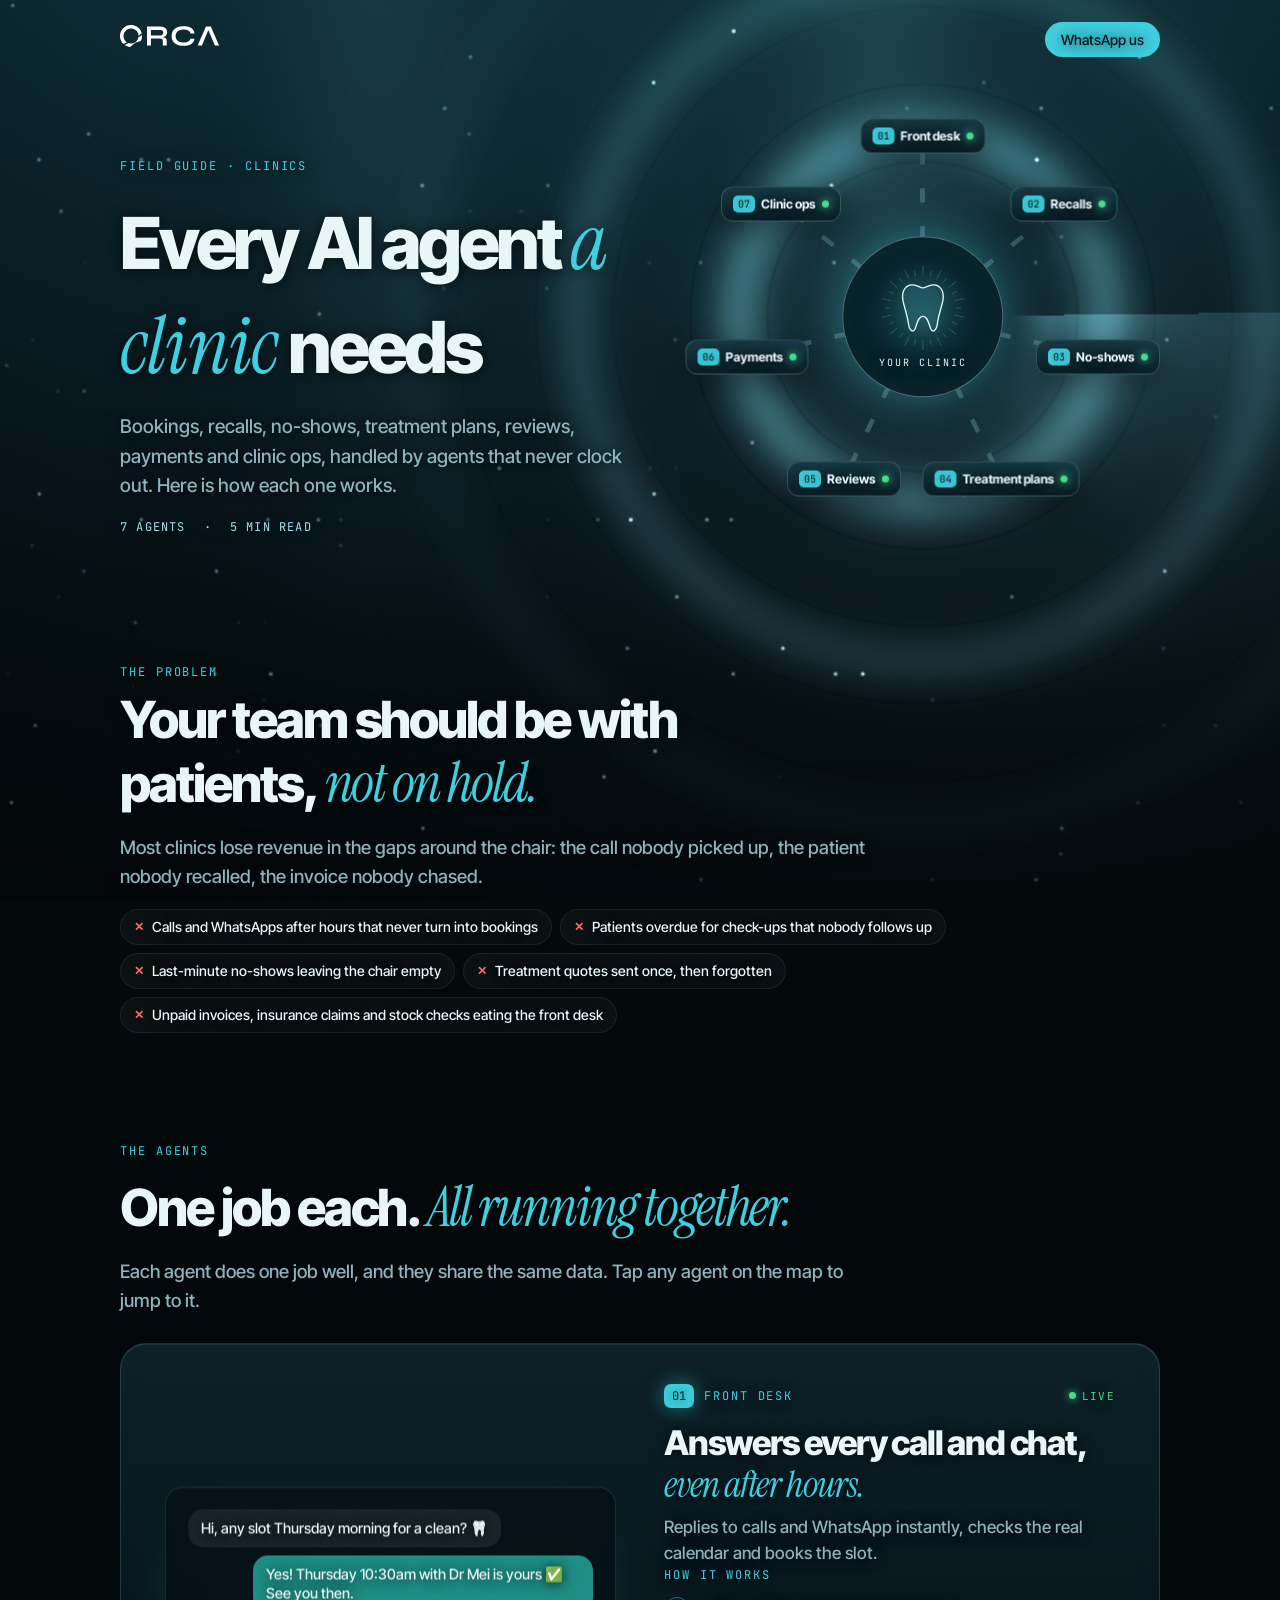
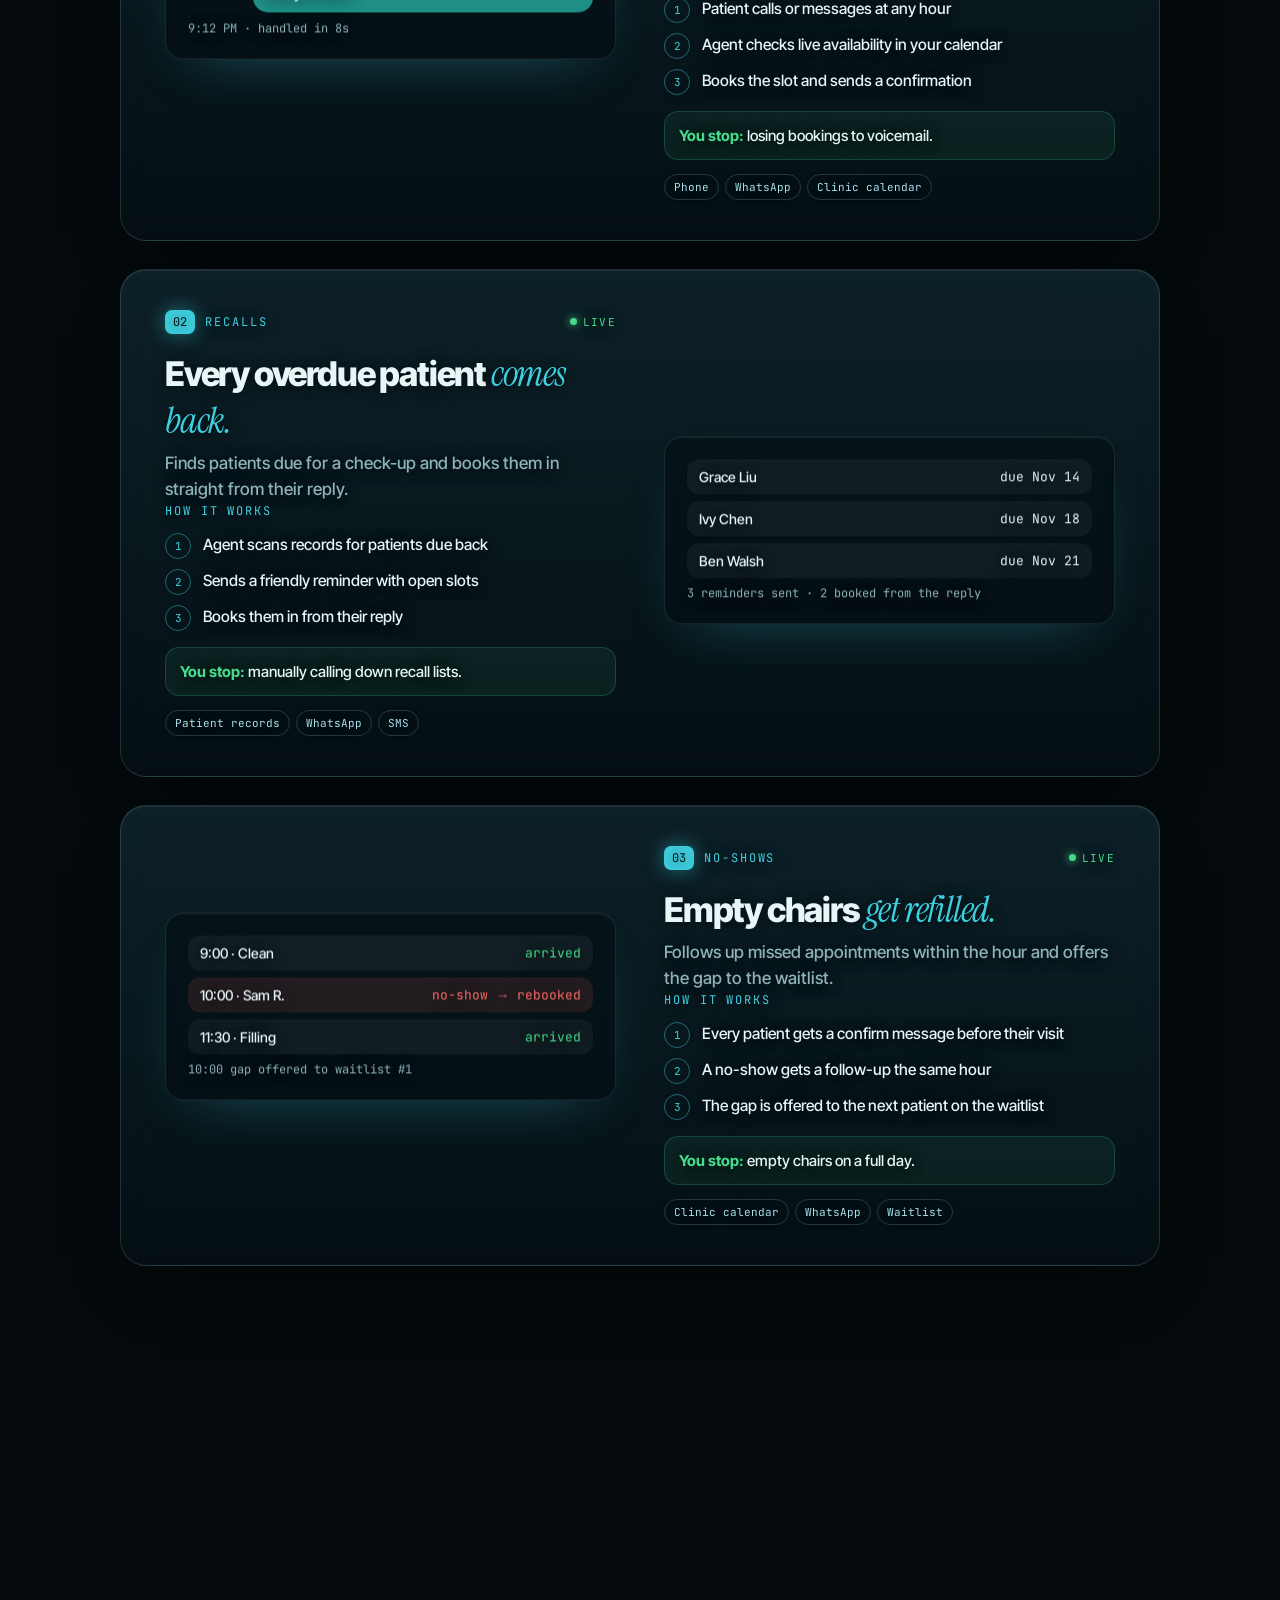
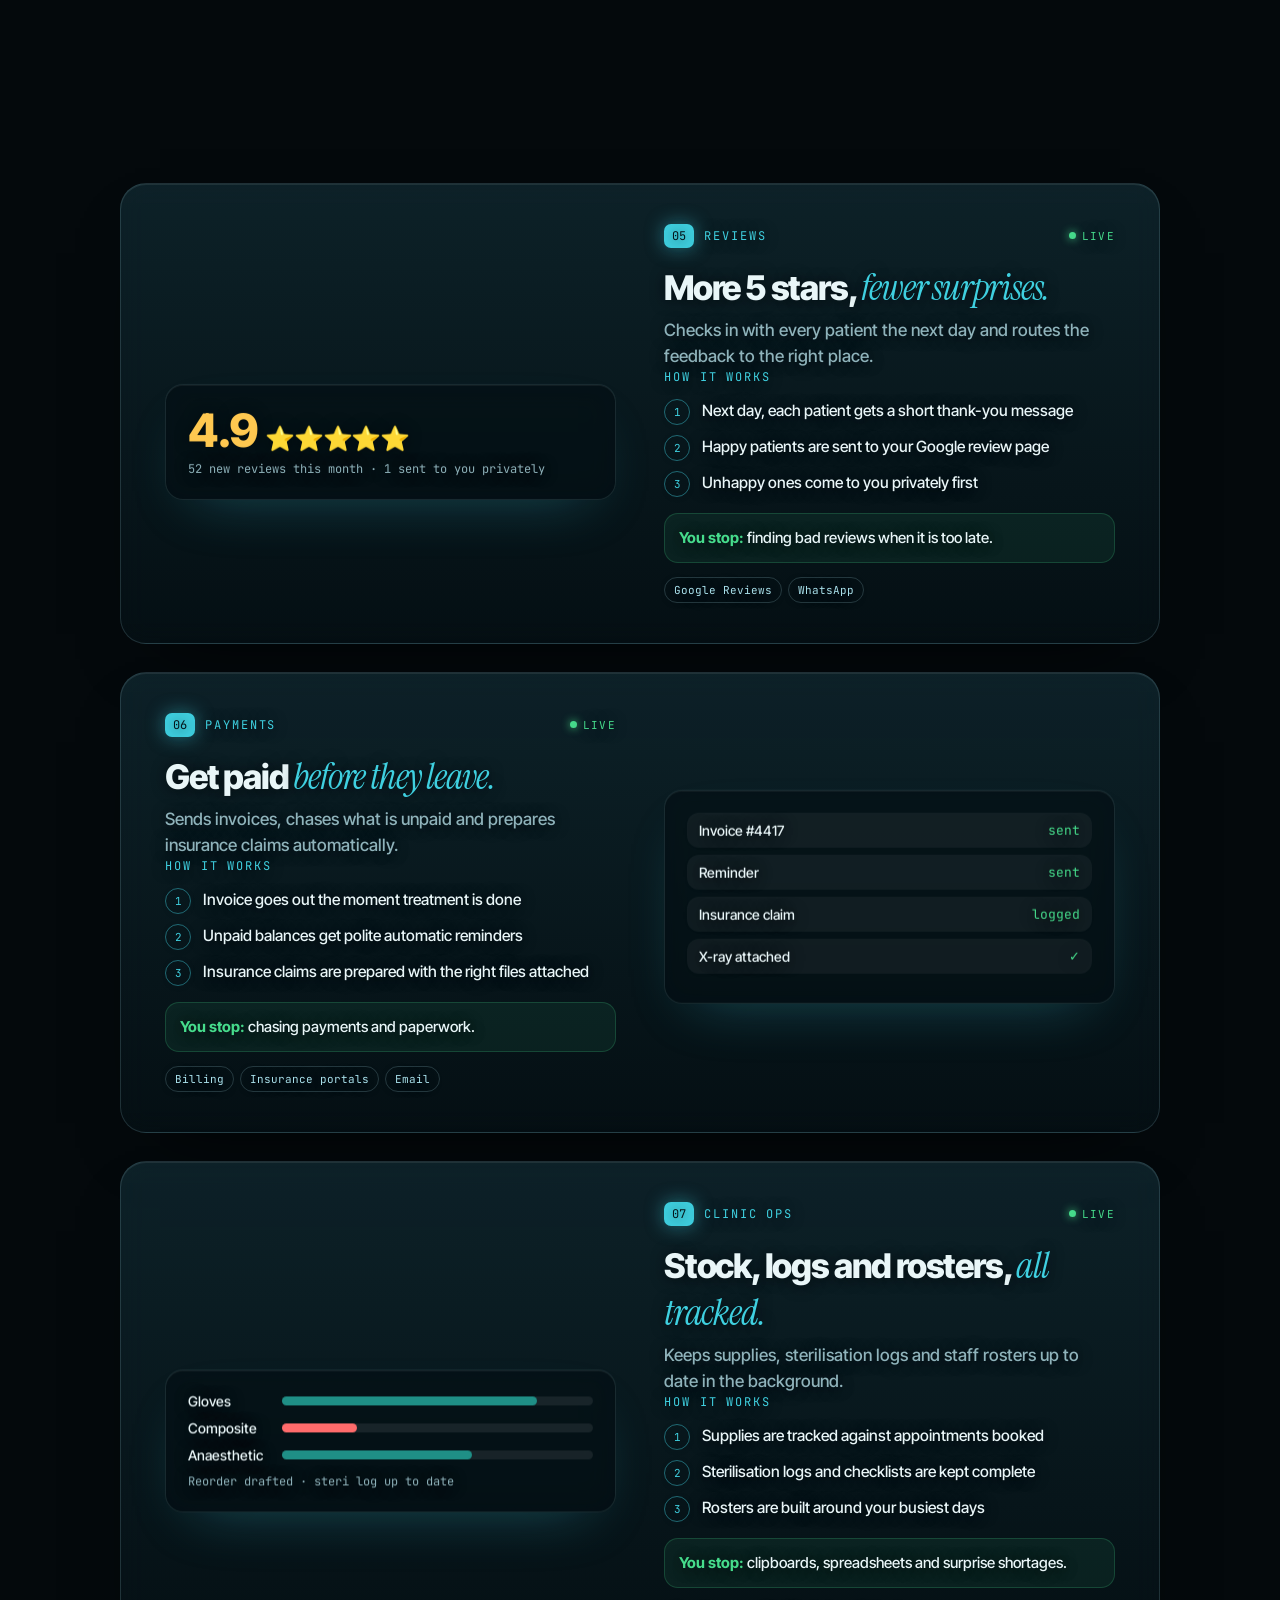
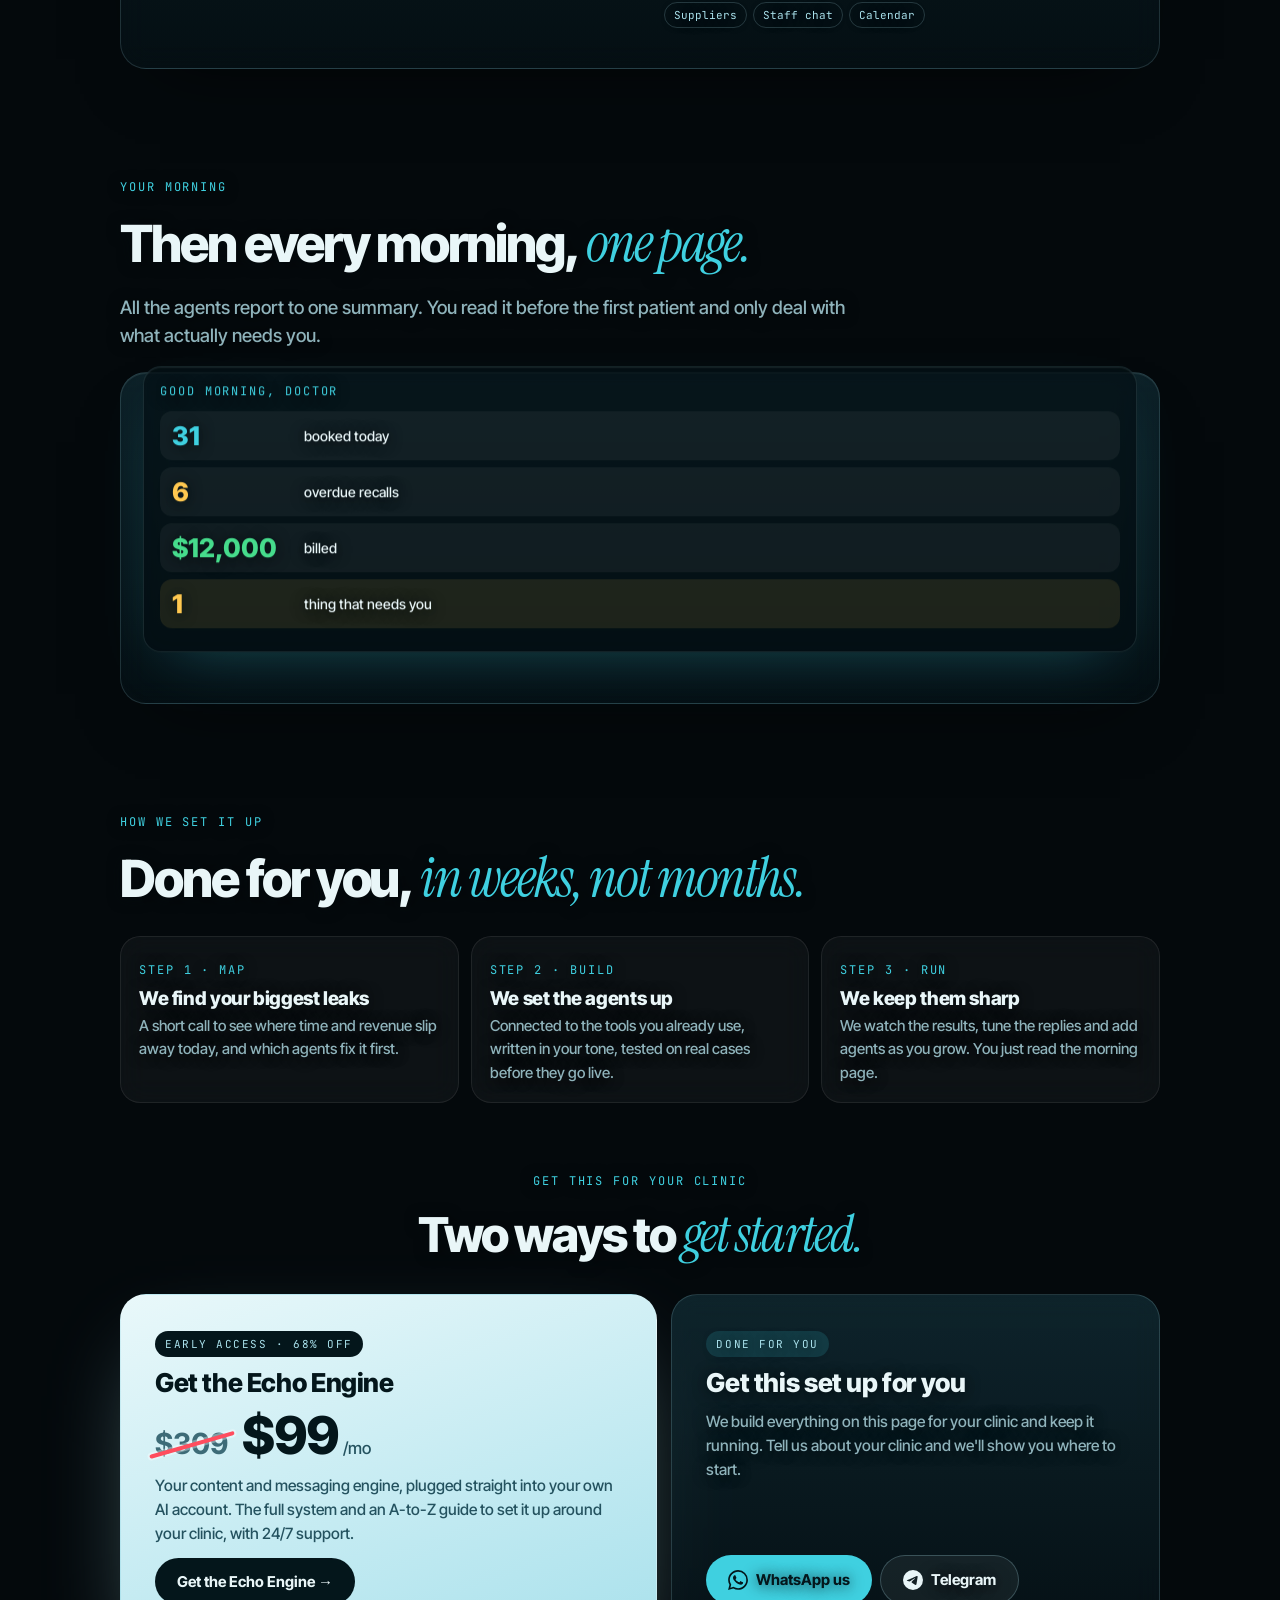
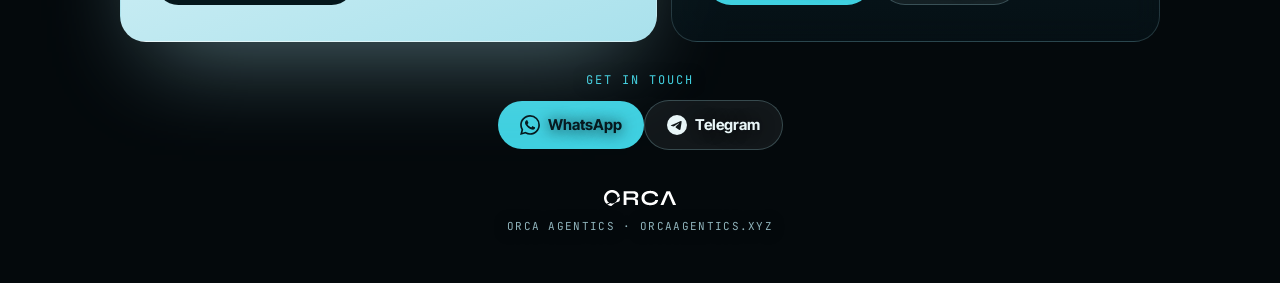
<file: map/clinic/index.html>
<!doctype html><html lang="en"><head><meta charset="utf-8"><meta name="viewport" content="width=device-width,initial-scale=1">
<title>Every AI agent a clinic needs · Orca Agentics</title><meta name="description" content="The Clinic Agent Map: 7 AI agents that handle bookings, recalls, no-shows, treatment plans, reviews, payments and clinic ops.">
<meta property="og:title" content="Every AI agent a clinic needs"><meta property="og:description" content="The Clinic Agent Map: 7 AI agents that handle bookings, recalls, no-shows, treatment plans, reviews, payments and clinic ops.">
<meta property="og:image" content="https://orcaagentics.xyz/map/clinic/og.png"><meta property="og:url" content="https://orcaagentics.xyz/map/clinic/">
<meta name="twitter:card" content="summary_large_image"><meta name="theme-color" content="#05090b">

<style>@font-face{font-family:IT;src:url(../fonts/inter-tight-latin-500-normal.woff2);font-weight:400 600;font-display:swap}
@font-face{font-family:IT;src:url(../fonts/inter-tight-latin-700-normal.woff2);font-weight:700;font-display:swap}
@font-face{font-family:IT;src:url(../fonts/inter-tight-latin-800-normal.woff2);font-weight:800 900;font-display:swap}
@font-face{font-family:IS;src:url(../fonts/instrument-serif-latin-400-italic.woff2);font-style:italic;font-display:swap}
@font-face{font-family:JB;src:url(../fonts/jetbrains-mono-latin-400-normal.woff2);font-weight:400 700;font-display:swap}

*{margin:0;padding:0;box-sizing:border-box}
:root{--ink:#e9f6f8;--dim:#8fb3bb;--teal:#3fd0e0;--ice:#a9e1ec;--ok:#46dc8c;--warn:#ffc850;--bad:#ff6b6b}
html{background:#05090b;color:var(--ink);font:400 17px/1.55 IT;-webkit-font-smoothing:antialiased}
body{background:radial-gradient(900px 700px at 50% -5%,#12303a,transparent 70%),#05090b;overflow-x:hidden}
.w{max-width:620px;margin:0 auto;padding:0 22px}
em{font:italic 400 1.08em IS;color:var(--teal)}
.mono{font:500 12px JB;letter-spacing:.16em;text-transform:uppercase;color:var(--teal)}
nav{display:flex;align-items:center;justify-content:space-between;padding:22px 0}
nav svg{height:22px;width:auto}nav svg *{fill:#fff}
.pill{display:inline-flex;align-items:center;gap:8px;padding:9px 16px;border-radius:99px;font:600 14px IT;text-decoration:none;color:#04161b;background:var(--teal)}
.hero{padding:34px 0 10px;text-align:center}
.hero h1{font:800 44px/1.02 IT;letter-spacing:-.045em;margin:16px 0 14px}
.hero h1 em{font-size:1.12em;letter-spacing:-.01em}
.hero p{color:var(--dim);max-width:440px;margin:0 auto}
.meta{display:flex;justify-content:center;gap:18px;margin-top:18px;color:var(--ice);font:500 12px JB;letter-spacing:.1em}
/* map */
.map{position:relative;margin:40px auto 10px;width:100%;max-width:520px;aspect-ratio:1}
.map .hub{position:absolute;left:50%;top:50%;width:34%;aspect-ratio:1;transform:translate(-50%,-50%);border-radius:50%;
 display:flex;flex-direction:column;align-items:center;justify-content:center;background:radial-gradient(circle,rgba(63,208,224,.28),rgba(63,208,224,.04) 70%);border:1px solid rgba(169,225,236,.25)}
.map .hub svg{width:56%;height:auto}
.map .hub span{font:500 9px JB;letter-spacing:.2em;color:var(--ice);margin-top:4px}
.map svg.wires{position:absolute;inset:0;width:100%;height:100%}
.wires line{stroke:rgba(169,225,236,.25);stroke-width:1;stroke-dasharray:3 5;animation:flow 1.6s linear infinite}
@keyframes flow{to{stroke-dashoffset:-16}}
.chip{position:absolute;transform:translate(-50%,-50%);display:flex;align-items:center;gap:6px;padding:8px 11px;border-radius:12px;white-space:nowrap;
 background:linear-gradient(180deg,#173a45,#0b1d24);border:1px solid rgba(169,225,236,.22);font:700 12.5px IT;color:var(--ink);text-decoration:none;box-shadow:0 10px 30px rgba(0,0,0,.4)}
.chip b{font:600 10px JB;color:#04161b;background:var(--teal);padding:2px 5px;border-radius:5px}
.chip i{width:7px;height:7px;border-radius:50%;background:var(--ok);box-shadow:0 0 8px var(--ok);animation:blink 2s infinite}
@keyframes blink{50%{opacity:.3}}
/* sections */
section{padding:56px 0 0}
h2{font:800 32px/1.08 IT;letter-spacing:-.04em;margin:12px 0 14px}
.lead{color:var(--dim)}
.pain{display:grid;gap:10px;margin-top:22px}
.pain div{display:flex;gap:12px;align-items:flex-start;padding:14px 16px;border-radius:16px;background:rgba(255,255,255,.04);border:1px solid rgba(255,255,255,.07)}
.pain span{color:var(--bad);font-weight:800}
.agent{padding:22px;margin-top:22px;border-radius:26px;background:linear-gradient(180deg,rgba(23,58,69,.55),rgba(9,26,32,.6));border:1px solid rgba(169,225,236,.16)}
.agent .top{display:flex;align-items:center;gap:10px}
.agent .top .n{font:600 12px JB;color:#04161b;background:var(--teal);padding:4px 8px;border-radius:7px}
.agent .top .live{margin-left:auto;display:flex;align-items:center;gap:6px;font:500 11px JB;letter-spacing:.12em;color:var(--ok)}
.agent .top .live i{width:7px;height:7px;border-radius:50%;background:var(--ok);box-shadow:0 0 8px var(--ok);animation:blink 2s infinite}
.agent h3{font:800 27px/1.1 IT;letter-spacing:-.035em;margin:16px 0 6px}
.agent .what{color:var(--dim)}
.mock{margin:18px 0;padding:16px;border-radius:18px;background:#071318;border:1px solid rgba(169,225,236,.12)}
.mb{padding:9px 13px;border-radius:15px;font:500 14.5px/1.35 IT;margin-bottom:8px;max-width:84%;width:fit-content}
.mi{background:rgba(255,255,255,.08)}.mo{background:#1f8f86;margin-left:auto}
.mr{display:flex;align-items:center;gap:8px;padding:9px 12px;border-radius:12px;background:rgba(255,255,255,.05);font:600 14px IT;margin-bottom:7px}
.mr b{margin-left:auto;font:500 13px JB}
.big{font:800 46px/1 IT;letter-spacing:-.03em}
.sm{font:500 12px JB;color:var(--dim)}
.bars{display:flex;align-items:flex-end;gap:7px;height:90px;margin-bottom:10px}.bars i{flex:1;border-radius:5px;background:var(--teal)}
.mv{display:flex;align-items:center;gap:10px;font:600 14px IT;margin-bottom:10px}.mv span{width:84px}.mv div{flex:1;height:9px;border-radius:5px;background:rgba(255,255,255,.08)}.mv u{display:block;height:100%;border-radius:5px}
.grid{display:grid;grid-template-columns:repeat(7,1fr);gap:5px}.grid i{height:26px;border-radius:6px;background:rgba(255,255,255,.06)}.grid i.s{background:#1f8f86}
.steps{list-style:none;counter-reset:s;display:grid;gap:10px;margin-top:4px}
.steps li{counter-increment:s;display:flex;gap:12px;font-size:15.5px}
.steps li:before{content:counter(s);flex:none;width:24px;height:24px;border-radius:50%;display:grid;place-items:center;font:600 11px JB;color:var(--teal);border:1px solid rgba(63,208,224,.45)}
.stop{margin-top:16px;padding:12px 14px;border-radius:14px;background:rgba(70,220,140,.08);border:1px solid rgba(70,220,140,.2);font-size:15px}
.stop b{color:var(--ok)}
.tags{display:flex;flex-wrap:wrap;gap:6px;margin-top:14px}.tags span{font:500 11px JB;color:var(--ice);padding:5px 9px;border-radius:99px;border:1px solid rgba(169,225,236,.2)}
.how{display:grid;gap:12px;margin-top:22px}
.how div{padding:18px;border-radius:20px;background:rgba(255,255,255,.04);border:1px solid rgba(255,255,255,.08)}
.how h4{font:800 19px IT;letter-spacing:-.02em;margin:6px 0 4px}.how p{color:var(--dim);font-size:15px}
.cta{margin:60px 0 0;padding:34px 24px;border-radius:28px;text-align:center;background:radial-gradient(circle at 50% 0%,rgba(63,208,224,.3),transparent 70%),#0b1d24;border:1px solid rgba(63,208,224,.35)}
.cta h2{font-size:30px}.cta p{color:var(--dim);margin-bottom:22px}
.cta .pill{font-size:16px;padding:15px 26px}
footer{padding:40px 0 50px;text-align:center;color:var(--dim);font:500 11px JB;letter-spacing:.12em}
footer svg{height:16px;width:auto;margin-bottom:10px}footer svg *{fill:#fff}
.rv{opacity:0;transform:translateY(24px);filter:blur(8px);transition:all .9s cubic-bezier(.2,.7,.2,1)}.rv.in{opacity:1;transform:none;filter:none}
@media (prefers-reduced-motion:reduce){.rv{opacity:1;transform:none;filter:none}*{animation:none!important}}
</style><link rel="stylesheet" href="../guide.css"><link rel="icon" href="/favicon.svg" type="image/svg+xml"><link rel="icon" href="/favicon.ico" sizes="any"><link rel="apple-touch-icon" href="/apple-touch-icon.png"></head><body><div class="sea" aria-hidden="true"><canvas></canvas></div><div class="w">
<nav><a href="/" aria-label="Orca Agentics home"><svg xmlns="http://www.w3.org/2000/svg" viewBox="0 0 1694.9 376.1" width="1694.9" height="376.1"><path d="M375.8 168.7l.9 11.5 .2 7.4 -.1 6.6 -.8 12.3 -1.6 12.2 -1.1 6.5 -1.2 5.6 -3.2 12 -2 6.2 -2.2 6.2 -2.8 6.9 -2.2 5 -10.7 4.9 -11.4 4.5 -11.6 4.1 -27.8 9 -15.1 5.6 -6.3 2.6 -6.9 3.1 -6.1 3 -5.9 3.3 -5.8 3.5 -5.7 3.7 -6.2 4.3 -6.7 5.1 -5.3 4.3 -7 6 -20.6 18.5 -9.3 8.1 -10.1 8.1 -10.2 7.3 -5.5-.6 -7.3-1.1 -6.5-1.1 -6.5-1.4 -11.1-3 -6.2-2 -6.2-2.2 -11.4-4.8 -6.7-3.2 -5.8-3 -10.6-6.3 -9.7-6.6 10.6-3.6 10-3.7 7.8-3.2 8.2-3.7 7.4-3.8 7.8-4.6 8.3-5.3 6.1-4.4 6.7 2.3 6 1.7 7 1.6 6.7 1.2 7.2 .8 7.8 .4 7.2 0 7.3-.4 7.2-.8 6.6-1.2 7.7-1.7 6.4-1.9 6.3-2.2 6.8-2.8 6.5-3.1 5.9-3.3 6.2-3.8 6.4-4.5 4.8-3.8 5.4-4.8 5.6-5.6 4.5-4.9 4.9-6.1 3.6-5 3.9-6.2 3.5-6.3 3.2-6.5 2.5-5.7 2.3-6.3 2.1-6.9 1.5-6 1.4-7 8.2-3.7 7.4-3.8 7.8-4.6 7-4.5 6.8-4.8 7.2-5.5 8.3-6.9 8.3-7.3zM96.4 24l10.2-5.3 9-4 10.7-4.2 9.4-3 11.1-2.9 9.7-1.9 9.8-1.4 11.5-1 9.8-.3 10.7 .3 11.5 .9 10.6 1.5 10.4 2.1 10.4 2.7 10.9 3.6 10 3.9 9.7 4.4 10.1 5.4 9.2 5.6 8.8 6.1 8.4 6.5 7.5 6.5 7.6 7.4 7.8 8.5 7.2 9 5.8 8 5.8 9 4.8 8.6 5.1 10.3 3.9 9.1 3.9 10.8 3 10.2 -17.4 15.5 -6.5 5.3 -5.4 4.2 -5.5 4.1 -6.9 4.6 -6.4 3.9 -6.2 3.5 -.7-8.1 -1.3-8.3 -1.6-7.7 -2.3-8 -2.8-7.9 -3.1-7.2 -4.1-8 -4-6.7 -4.4-6.5 -5.1-6.6 -5.2-5.9 -6.4-6.3 -5.9-5.1 -5.7-4.4 -6-4.1 -8.2-4.9 -7.5-3.7 -7.7-3.3 -8-2.7 -7-2 -7.6-1.7 -8.3-1.2 -8.3-.7 -8.4-.2 -7.9 .3 -8.8 1 -7.8 1.4 -7.6 1.8 -8 2.5 -8.3 3.2 -7.6 3.5 -6.9 3.7 -7.6 4.8 -5.9 4.3 -6.5 5.3 -5.7 5.3 -5.4 5.7 -5 6 -5.3 7.2 -4.2 6.6 -3.3 5.9 -3.6 7.5 -3.4 8.3 -2.4 7.4 -2 7.6 -1.5 7.7 -1.3 9.4 -.5 8.4 .1 8.4 .6 8.3 1.2 8.3 1.4 7.2 2 7.5 2.6 8 3.2 7.8 3.4 7 4.1 7.3 4.6 7 4.7 6.3 5.4 6.4 5.8 6 5.8 5.3 6.1 4.9 7.1 5 -6 3.6 -6.7 3.6 -6.1 3 -7.6 3.4 -7 2.9 -9.4 3.4 -19.8 6.6 -8-8.4 -6.3-7.5 -6.5-8.5 -6.4-9.6 -5.8-9.9 -4.8-9.6 -4.6-10.5 -3.4-9.3 -3.4-11 -2.5-10.4 -1.8-9.7 -1.4-11.4 -.7-9.8 -.2-12.4 .3-5.7 .4-6.6 1.1-9.8 1.8-10.5 2.4-10.4 3.2-11.1 3.9-10.8 4.6-10.6 4.7-9.6 5.4-9.2 5.3-8.3 5.8-8 7.3-8.9 7.3-7.9 7.6-7.4 8.1-7 7.8-6 9.5-6.5z" fill="#ffffff"/><path d="M1095.1 20.2l6.7 .2 6.5 .3 6.4 .4 6.3 .6 6.2 .6 6 .8 6 .8 5.8 1 5.7 1.2 5.6 1.2 5.5 1.3 5.4 1.5 5.3 1.6 5.1 1.7 5 1.8 4.9 1.9 4.8 2 4.6 2.2 4.6 2.2 4.3 2.3 4.3 2.4 4.1 2.6 4 2.6 3.8 2.7 3.8 2.8 3.6 2.9 3.4 3.1 3.4 3.1 3.2 3.2 3 3.3 3 3.4 2.8 3.6 2.6 3.6 2.5 3.7 2.4 3.8 2.2 3.8 2.1 4 1.9 4.1 1.7 4.1 1.6 4.3 1.5 4.3 1.3 4.5 1.2 4.5 1 4.6 .9 4.7 .7 4.8 .6 4.9 -66 0 -.9-2.6 -.9-2.6 -3.1-7.4 -1.2-2.4 -1.3-2.3 -1.3-2.3 -1.4-2.2 -4.6-6.5 -1.7-2 -1.7-2.1 -1.8-1.9 -1.9-2 -1.9-1.8 -2-1.9 -2.1-1.7 -2.1-1.7 -2.3-1.7 -2.2-1.6 -2.4-1.5 -2.4-1.5 -7.7-4.1 -2.7-1.3 -2.7-1.2 -8.7-3.2 -3.1-1 -3.1-.9 -3.1-.8 -3.3-.8 -10.1-2 -3.6-.5 -3.6-.5 -3.6-.4 -3.8-.3 -3.8-.3 -3.9-.2 -3.9-.2 -4-.1 -14.2 .2 -4.9 .2 -4.9 .4 -4.8 .4 -4.7 .6 -4.6 .6 -4.5 .8 -4.5 .8 -4.4 1 -4.3 1 -4.2 1.2 -4.1 1.2 -4.1 1.3 -4 1.5 -3.9 1.5 -3.8 1.7 -3.8 1.7 -3.6 1.8 -3.4 2 -3.4 2 -3.3 2.1 -3.2 2.2 -3 2.3 -3 2.4 -2.8 2.5 -2.7 2.5 -2.6 2.7 -2.6 2.8 -2.3 2.8 -2.3 3 -2.2 3 -2.1 3.2 -1.9 3.2 -1.8 3.3 -1.7 3.5 -1.5 3.5 -1.4 3.6 -1.2 3.6 -1.2 3.8 -1 3.9 -.8 4 -.8 4 -.6 4.2 -.4 4.2 -.4 4.3 -.2 4.5 0 4.5 0 4.4 .2 4.4 .4 4.3 .4 4.2 .6 4.1 .8 4 .8 3.9 1 3.8 1.2 3.8 1.2 3.6 1.4 3.6 1.5 3.4 1.7 3.4 1.8 3.3 1.9 3.2 2.1 3.1 2.2 3 2.3 2.9 2.3 2.9 2.6 2.7 2.6 2.7 2.7 2.5 2.8 2.5 3 2.3 3 2.3 3.2 2.2 3.3 2.1 3.4 2 3.4 1.9 3.6 1.9 3.8 1.7 3.8 1.6 3.9 1.6 4 1.4 4.1 1.4 4.1 1.2 4.2 1.2 4.3 1 4.4 1 4.5 .8 4.5 .7 4.6 .7 4.7 .5 4.8 .5 4.9 .3 4.9 .3 5 .1 13.2 0 11.6-.7 11-1.2 10.3-1.8 9.6-2.3 9.1-2.9 8.4-3.5 7.8-3.8 7.2-4.4 6.6-4.9 6-5.4 5.5-5.8 4.8-6.2 4.3-6.5 3.7-6.8 1.1-2.4 1-2.4 1-2.4 .9-2.5 66 0 -.7 4.8 -.7 4.8 -1 4.6 -1 4.6 -1.2 4.4 -1.4 4.4 -1.5 4.3 -1.6 4.2 -1.8 4.1 -2 4 -2 4 -2.3 3.8 -2.3 3.8 -2.6 3.6 -2.6 3.6 -2.8 3.5 -3 3.4 -3 3.3 -3.2 3.1 -3.4 3.1 -3.4 3 -3.6 2.9 -3.7 2.8 -3.8 2.6 -4 2.6 -4.1 2.5 -4.2 2.4 -4.4 2.2 -4.5 2.2 -4.6 2.1 -4.7 1.9 -4.9 1.9 -5 1.7 -5.1 1.7 -5.3 1.5 -5.3 1.4 -5.5 1.3 -5.6 1.2 -5.7 1.1 -5.8 1 -5.9 .8 -6.1 .7 -6.1 .7 -6.3 .5 -6.4 .4 -6.5 .3 -6.7 .1 -6.7 .1 -5.7-.1 -5.6-.1 -5.5-.2 -5.5-.3 -5.4-.3 -5.4-.5 -5.3-.5 -5.2-.6 -5.2-.7 -15.1-2.6 -4.9-1 -4.9-1.2 -4.8-1.1 -4.8-1.3 -4.6-1.4 -4.6-1.4 -4.6-1.5 -4.4-1.6 -4.3-1.7 -4.3-1.8 -4.2-1.8 -4.1-1.9 -4-2 -4-2.1 -3.8-2.2 -3.8-2.3 -3.7-2.3 -3.6-2.4 -3.5-2.5 -3.5-2.6 -3.3-2.7 -3.3-2.7 -3.2-2.8 -3-2.9 -3-3 -2.9-3.1 -2.8-3.1 -2.7-3.3 -2.5-3.3 -2.5-3.4 -2.4-3.4 -2.4-3.6 -2.2-3.6 -2.1-3.7 -2-3.8 -1.9-3.9 -1.8-3.9 -1.7-4 -1.6-4.2 -1.5-4.2 -1.3-4.2 -1.3-4.4 -1.1-4.5 -1-4.5 -.8-4.6 -.8-4.7 -.7-4.8 -.5-4.9 -.4-4.9 -.3-5.1 -.2-5.1 0-5.2 0-5.2 .2-5.1 .3-5.1 .4-5 .5-4.8 .7-4.8 .8-4.8 .8-4.6 1-4.5 1.1-4.5 1.3-4.4 1.3-4.3 1.5-4.2 1.6-4.2 1.7-4 1.8-4 1.9-3.9 2-3.8 2.1-3.8 2.2-3.6 2.4-3.6 2.4-3.5 2.5-3.4 2.5-3.3 2.7-3.3 2.8-3.2 2.9-3.1 3-3 3-2.9 3.2-2.9 3.3-2.8 3.3-2.7 3.5-2.6 3.5-2.5 3.6-2.5 3.7-2.3 3.8-2.3 3.8-2.2 4-2.1 4-2.1 4.1-1.9 4.2-1.9 4.3-1.8 4.3-1.7 4.4-1.7 4.6-1.5 4.6-1.5 4.6-1.4 4.8-1.3 4.8-1.2 4.9-1.1 4.9-1.1 5-.9 5-.9 5.1-.8 15.7-1.9 5.4-.5 5.4-.3 5.5-.3 5.5-.2 5.6-.2 5.7 0zM686 26.7l4.6 .2 4.5 .2 13 1 4.2 .5 4.1 .6 11.9 2.3 3.8 1 3.8 1 10.7 3.4 3.4 1.4 3.4 1.4 3.2 1.5 3.1 1.6 3.1 1.7 2.9 1.7 2.9 1.9 2.7 2 2.7 2 2.5 2.1 2.5 2.3 2.4 2.3 2.2 2.4 2.2 2.5 2.1 2.6 2 2.6 1.9 2.8 1.7 2.9 1.6 2.9 1.6 3.1 1.4 3.1 1.2 3.3 1.2 3.3 1 3.5 .9 3.5 .8 3.6 .7 3.7 .5 3.9 .4 3.9 .3 4 .2 4.1 .1 4.2 0 2.8 -.1 2.8 -.2 2.8 -.2 2.7 -.3 2.6 -.3 2.6 -.4 2.5 -.5 2.4 -.5 2.4 -.6 2.4 -.7 2.3 -.7 2.2 -.8 2.2 -.8 2.2 -.9 2.1 -1 2 -1 2 -1.1 1.9 -1.1 1.9 -1.2 1.8 -1.2 1.8 -1.3 1.7 -1.3 1.7 -1.4 1.7 -1.4 1.6 -1.5 1.5 -1.5 1.6 -1.5 1.4 -1.6 1.4 -1.7 1.4 -1.7 1.3 -1.8 1.3 -1.8 1.2 -5.6 3.5 -7.9 4.1 -2 .9 -2.1 .9 -6.5 2.5 -2.3 .8 -2.2 .7 -7 1.9 -7.1 1.7 -6.3 1.2 13.8 1.5 3.3 .5 3.1 .5 3.1 .6 2.9 .6 8.3 2.1 2.6 .8 2.5 .9 2.4 1 2.4 1 2.2 1.1 2.2 1.1 2 1.2 2 1.3 1.9 1.4 1.8 1.4 1.7 1.5 1.6 1.5 1.6 1.7 1.4 1.6 1.4 1.8 1.3 1.9 1.2 2 1 2 1.1 2.2 .9 2.3 .8 2.4 .8 2.5 .6 2.6 .6 2.7 .5 2.8 .9 9 .1 3.3 .1 3.3 0 77 -66.5 0 0-72.5 -.3-6.7 -.6-6 -1.2-5.5 -1.6-4.9 -.6-1.5 -.7-1.5 -.7-1.3 -.8-1.4 -.9-1.2 -.9-1.2 -1-1.2 -1.1-1.1 -1.2-1.1 -1.2-1 -1.4-.9 -1.4-1 -1.5-.8 -1.6-.8 -1.6-.8 -1.7-.7 -1.9-.7 -1.8-.6 -2-.6 -2.1-.5 -2.1-.5 -2.3-.4 -2.4-.5 -2.5-.4 -11.1-1.2 -13-.8 -14.8-.2 -125.5 0 0 119.5 -66.5 0 0-323.5 219.5 0zM528.4 83.7l0 95 153 0 3.4-.1 3.4-.1 3.2-.3 3.1-.4 3.1-.4 2.9-.6 2.8-.7 2.8-.8 2.6-.9 2.5-1 2.4-1.1 2.3-1.2 2.2-1.3 2.1-1.4 2-1.6 1.9-1.6 1.8-1.7 1.7-1.8 1.5-1.9 1.5-2 1.3-2 1.2-2.1 1.1-2.1 1-2.3 .9-2.3 .7-2.4 .6-2.5 .6-2.5 .4-2.6 .2-2.7 .2-2.8 .1-2.8 -.1-2.7 -.2-2.6 -.2-2.6 -.4-2.5 -.6-2.3 -.6-2.3 -.7-2.3 -.9-2.1 -1-2 -1.1-2 -1.2-1.9 -1.3-1.8 -1.5-1.7 -1.5-1.7 -1.7-1.5 -1.8-1.5 -1.9-1.4 -2-1.3 -2.1-1.2 -2.2-1.1 -2.3-1.1 -2.4-.9 -2.5-.9 -2.6-.7 -2.8-.7 -2.8-.6 -2.9-.5 -3.1-.4 -3.1-.3 -3.2-.2 -3.4-.2 -3.4 0zM1510.4 85.7l-110.5 264.5 -72.5 0 141.5-323.5 83 0 143 323.5 -73.5 0z" fill="#ffffff"/></svg></a><a class="pill" href="https://wa.me/601154403886?text=Hi%20Orca%2C%20I%20saw%20the%20Clinic%20Map%20and%20I%27d%20like%20this%20set%20up%20for%20my%20clinic.">WhatsApp us</a></nav>
<div class="top2"><header class="hero"><div class="mono">Field guide · Clinics</div>
<h1>Every AI agent <em>a clinic</em> needs</h1><p>Bookings, recalls, no-shows, treatment plans, reviews, payments and clinic ops, handled by agents that never clock out. Here is how each one works.</p><div class="meta"><span>7 AGENTS</span><span>·</span><span>5 MIN READ</span></div></header>
<div class="map rv"><svg class="wires" viewBox="0 0 100 100" preserveAspectRatio="none"><line x1="50" y1="50" x2="50.0" y2="12.0"/><line x1="50" y1="50" x2="79.7" y2="26.3"/><line x1="50" y1="50" x2="87.0" y2="58.5"/><line x1="50" y1="50" x2="66.5" y2="84.2"/><line x1="50" y1="50" x2="33.5" y2="84.2"/><line x1="50" y1="50" x2="13.0" y2="58.5"/><line x1="50" y1="50" x2="20.3" y2="26.3"/></svg><div class="hub"><svg viewBox="-70 -60 340 340" width="120" height="120" style="overflow:visible;filter:drop-shadow(0 0 10px rgba(127,227,240,.9)) drop-shadow(0 0 30px rgba(63,208,224,.6))"><line x1="225.0" y1="110.0" x2="243.0" y2="110.0" stroke="#7fe3f0" stroke-width="2" stroke-opacity=".45" stroke-linecap="round"/><line x1="221.9" y1="137.8" x2="255.0" y2="145.4" stroke="#7fe3f0" stroke-width="2" stroke-opacity=".45" stroke-linecap="round"/><line x1="212.6" y1="164.2" x2="228.8" y2="172.0" stroke="#7fe3f0" stroke-width="2" stroke-opacity=".45" stroke-linecap="round"/><line x1="197.7" y1="187.9" x2="224.3" y2="209.1" stroke="#7fe3f0" stroke-width="2" stroke-opacity=".45" stroke-linecap="round"/><line x1="177.9" y1="207.7" x2="189.2" y2="221.8" stroke="#7fe3f0" stroke-width="2" stroke-opacity=".45" stroke-linecap="round"/><line x1="154.2" y1="222.6" x2="169.0" y2="253.3" stroke="#7fe3f0" stroke-width="2" stroke-opacity=".45" stroke-linecap="round"/><line x1="127.8" y1="231.9" x2="131.8" y2="249.4" stroke="#7fe3f0" stroke-width="2" stroke-opacity=".45" stroke-linecap="round"/><line x1="100.0" y1="235.0" x2="100.0" y2="269.0" stroke="#7fe3f0" stroke-width="2" stroke-opacity=".45" stroke-linecap="round"/><line x1="72.2" y1="231.9" x2="68.2" y2="249.4" stroke="#7fe3f0" stroke-width="2" stroke-opacity=".45" stroke-linecap="round"/><line x1="45.8" y1="222.6" x2="31.0" y2="253.3" stroke="#7fe3f0" stroke-width="2" stroke-opacity=".45" stroke-linecap="round"/><line x1="22.1" y1="207.7" x2="10.8" y2="221.8" stroke="#7fe3f0" stroke-width="2" stroke-opacity=".45" stroke-linecap="round"/><line x1="2.3" y1="187.9" x2="-24.3" y2="209.1" stroke="#7fe3f0" stroke-width="2" stroke-opacity=".45" stroke-linecap="round"/><line x1="-12.6" y1="164.2" x2="-28.8" y2="172.0" stroke="#7fe3f0" stroke-width="2" stroke-opacity=".45" stroke-linecap="round"/><line x1="-21.9" y1="137.8" x2="-55.0" y2="145.4" stroke="#7fe3f0" stroke-width="2" stroke-opacity=".45" stroke-linecap="round"/><line x1="-25.0" y1="110.0" x2="-43.0" y2="110.0" stroke="#7fe3f0" stroke-width="2" stroke-opacity=".45" stroke-linecap="round"/><line x1="-21.9" y1="82.2" x2="-55.0" y2="74.6" stroke="#7fe3f0" stroke-width="2" stroke-opacity=".45" stroke-linecap="round"/><line x1="-12.6" y1="55.8" x2="-28.8" y2="48.0" stroke="#7fe3f0" stroke-width="2" stroke-opacity=".45" stroke-linecap="round"/><line x1="2.3" y1="32.1" x2="-24.3" y2="10.9" stroke="#7fe3f0" stroke-width="2" stroke-opacity=".45" stroke-linecap="round"/><line x1="22.1" y1="12.3" x2="10.8" y2="-1.8" stroke="#7fe3f0" stroke-width="2" stroke-opacity=".45" stroke-linecap="round"/><line x1="45.8" y1="-2.6" x2="31.0" y2="-33.3" stroke="#7fe3f0" stroke-width="2" stroke-opacity=".45" stroke-linecap="round"/><line x1="72.2" y1="-11.9" x2="68.2" y2="-29.4" stroke="#7fe3f0" stroke-width="2" stroke-opacity=".45" stroke-linecap="round"/><line x1="100.0" y1="-15.0" x2="100.0" y2="-49.0" stroke="#7fe3f0" stroke-width="2" stroke-opacity=".45" stroke-linecap="round"/><line x1="127.8" y1="-11.9" x2="131.8" y2="-29.4" stroke="#7fe3f0" stroke-width="2" stroke-opacity=".45" stroke-linecap="round"/><line x1="154.2" y1="-2.6" x2="169.0" y2="-33.3" stroke="#7fe3f0" stroke-width="2" stroke-opacity=".45" stroke-linecap="round"/><line x1="177.9" y1="12.3" x2="189.2" y2="-1.8" stroke="#7fe3f0" stroke-width="2" stroke-opacity=".45" stroke-linecap="round"/><line x1="197.7" y1="32.1" x2="224.3" y2="10.9" stroke="#7fe3f0" stroke-width="2" stroke-opacity=".45" stroke-linecap="round"/><line x1="212.6" y1="55.8" x2="228.8" y2="48.0" stroke="#7fe3f0" stroke-width="2" stroke-opacity=".45" stroke-linecap="round"/><line x1="221.9" y1="82.2" x2="255.0" y2="74.6" stroke="#7fe3f0" stroke-width="2" stroke-opacity=".45" stroke-linecap="round"/><path d="M60,22 C30,22 18,52 24,82 C30,112 40,132 45,170 C48,196 62,206 70,190 C78,170 82,142 100,142 C118,142 122,170 130,190 C138,206 152,196 155,170 C160,132 170,112 176,82 C182,52 170,22 140,22 C120,22 112,34 100,34 C88,34 80,22 60,22 Z" fill="rgba(127,227,240,.08)" stroke="#dffaff" stroke-width="5" stroke-linejoin="round" stroke-linecap="round"/></svg><span>YOUR CLINIC</span></div><a class="chip" href="#a1" style="left:50.0%;top:12.0%"><b>01</b>Front desk<i></i></a><a class="chip" href="#a2" style="left:79.7%;top:26.3%"><b>02</b>Recalls<i></i></a><a class="chip" href="#a3" style="left:87.0%;top:58.5%"><b>03</b>No-shows<i></i></a><a class="chip" href="#a4" style="left:66.5%;top:84.2%"><b>04</b>Treatment plans<i></i></a><a class="chip" href="#a5" style="left:33.5%;top:84.2%"><b>05</b>Reviews<i></i></a><a class="chip" href="#a6" style="left:13.0%;top:58.5%"><b>06</b>Payments<i></i></a><a class="chip" href="#a7" style="left:20.3%;top:26.3%"><b>07</b>Clinic ops<i></i></a></div></div>
<section><div class="mono">The problem</div><h2>Your team should be with patients, <em>not on hold.</em></h2><p class="lead">Most clinics lose revenue in the gaps around the chair: the call nobody picked up, the patient nobody recalled, the invoice nobody chased.</p><div class="pain"><div><span>✕</span>Calls and WhatsApps after hours that never turn into bookings</div><div><span>✕</span>Patients overdue for check-ups that nobody follows up</div><div><span>✕</span>Last-minute no-shows leaving the chair empty</div><div><span>✕</span>Treatment quotes sent once, then forgotten</div><div><span>✕</span>Unpaid invoices, insurance claims and stock checks eating the front desk</div></div></section>
<section><div class="mono">The agents</div><h2>One job each. <em>All running together.</em></h2><p class="lead">Each agent does one job well, and they share the same data. Tap any agent on the map to jump to it.</p><div class="agent rv" id="a1"><div class="top"><span class="n">01</span><span class="mono">Front desk</span><span class="live"><i></i>LIVE</span></div>
<h3>Answers every call and chat, <em>even after hours.</em></h3><p class="what">Replies to calls and WhatsApp instantly, checks the real calendar and books the slot.</p><div class="mock"><div class="mb mi">Hi, any slot Thursday morning for a clean? 🦷</div><div class="mb mo">Yes! Thursday 10:30am with Dr Mei is yours ✅ See you then.</div><div class="sm">9:12 PM · handled in 8s</div></div>
<div class="mono" style="margin-bottom:10px">How it works</div><ol class="steps"><li>Patient calls or messages at any hour</li><li>Agent checks live availability in your calendar</li><li>Books the slot and sends a confirmation</li></ol>
<div class="stop"><b>You stop:</b> losing bookings to voicemail.</div><div class="tags"><span>Phone</span><span>WhatsApp</span><span>Clinic calendar</span></div></div><div class="agent rv" id="a2"><div class="top"><span class="n">02</span><span class="mono">Recalls</span><span class="live"><i></i>LIVE</span></div>
<h3>Every overdue patient <em>comes back.</em></h3><p class="what">Finds patients due for a check-up and books them in straight from their reply.</p><div class="mock"><div class="mr">Grace Liu<b>due Nov 14</b></div><div class="mr">Ivy Chen<b>due Nov 18</b></div><div class="mr">Ben Walsh<b>due Nov 21</b></div><div class="sm">3 reminders sent · 2 booked from the reply</div></div>
<div class="mono" style="margin-bottom:10px">How it works</div><ol class="steps"><li>Agent scans records for patients due back</li><li>Sends a friendly reminder with open slots</li><li>Books them in from their reply</li></ol>
<div class="stop"><b>You stop:</b> manually calling down recall lists.</div><div class="tags"><span>Patient records</span><span>WhatsApp</span><span>SMS</span></div></div><div class="agent rv" id="a3"><div class="top"><span class="n">03</span><span class="mono">No-shows</span><span class="live"><i></i>LIVE</span></div>
<h3>Empty chairs <em>get refilled.</em></h3><p class="what">Follows up missed appointments within the hour and offers the gap to the waitlist.</p><div class="mock"><div class="mr">9:00 · Clean<b style="color:#46dc8c">arrived</b></div><div class="mr" style="background:rgba(255,107,107,.12)">10:00 · Sam R.<b style="color:#ff6b6b">no-show → rebooked</b></div><div class="mr">11:30 · Filling<b style="color:#46dc8c">arrived</b></div><div class="sm">10:00 gap offered to waitlist #1</div></div>
<div class="mono" style="margin-bottom:10px">How it works</div><ol class="steps"><li>Every patient gets a confirm message before their visit</li><li>A no-show gets a follow-up the same hour</li><li>The gap is offered to the next patient on the waitlist</li></ol>
<div class="stop"><b>You stop:</b> empty chairs on a full day.</div><div class="tags"><span>Clinic calendar</span><span>WhatsApp</span><span>Waitlist</span></div></div><div class="agent rv" id="a4"><div class="top"><span class="n">04</span><span class="mono">Treatment plans</span><span class="live"><i></i>LIVE</span></div>
<h3>Quotes that <em>actually get accepted.</em></h3><p class="what">Sends the treatment quote, explains it in plain words and follows up so patients decide.</p><div class="mock"><div class="mr">Root canal<b>$1,450</b></div><div class="mr">Crown<b>$1,390</b></div><div class="big" style="color:#3fd0e0;margin-top:6px">$2,840</div><div class="sm">quote sent · day-3 follow-up scheduled</div></div>
<div class="mono" style="margin-bottom:10px">How it works</div><ol class="steps"><li>Quote goes out right after the consult</li><li>Agent answers questions in plain, friendly language</li><li>Follows up three days later so nothing goes cold</li></ol>
<div class="stop"><b>You stop:</b> chasing quotes that patients forgot.</div><div class="tags"><span>Practice software</span><span>WhatsApp</span><span>Email</span></div></div><div class="agent rv" id="a5"><div class="top"><span class="n">05</span><span class="mono">Reviews</span><span class="live"><i></i>LIVE</span></div>
<h3>More 5 stars, <em>fewer surprises.</em></h3><p class="what">Checks in with every patient the next day and routes the feedback to the right place.</p><div class="mock"><div class="big" style="color:#ffc850">4.9 <span style="font-size:24px">⭐⭐⭐⭐⭐</span></div><div class="sm" style="margin-top:8px">52 new reviews this month · 1 sent to you privately</div></div>
<div class="mono" style="margin-bottom:10px">How it works</div><ol class="steps"><li>Next day, each patient gets a short thank-you message</li><li>Happy patients are sent to your Google review page</li><li>Unhappy ones come to you privately first</li></ol>
<div class="stop"><b>You stop:</b> finding bad reviews when it is too late.</div><div class="tags"><span>Google Reviews</span><span>WhatsApp</span></div></div><div class="agent rv" id="a6"><div class="top"><span class="n">06</span><span class="mono">Payments</span><span class="live"><i></i>LIVE</span></div>
<h3>Get paid <em>before they leave.</em></h3><p class="what">Sends invoices, chases what is unpaid and prepares insurance claims automatically.</p><div class="mock"><div class="mr">Invoice #4417<b style="color:#46dc8c">sent</b></div><div class="mr">Reminder<b style="color:#46dc8c">sent</b></div><div class="mr">Insurance claim<b style="color:#46dc8c">logged</b></div><div class="mr">X-ray attached<b style="color:#46dc8c">✓</b></div></div>
<div class="mono" style="margin-bottom:10px">How it works</div><ol class="steps"><li>Invoice goes out the moment treatment is done</li><li>Unpaid balances get polite automatic reminders</li><li>Insurance claims are prepared with the right files attached</li></ol>
<div class="stop"><b>You stop:</b> chasing payments and paperwork.</div><div class="tags"><span>Billing</span><span>Insurance portals</span><span>Email</span></div></div><div class="agent rv" id="a7"><div class="top"><span class="n">07</span><span class="mono">Clinic ops</span><span class="live"><i></i>LIVE</span></div>
<h3>Stock, logs and rosters, <em>all tracked.</em></h3><p class="what">Keeps supplies, sterilisation logs and staff rosters up to date in the background.</p><div class="mock"><div class="mv"><span>Gloves</span><div><u style="width:82%;background:#1f8f86"></u></div></div><div class="mv"><span>Composite</span><div><u style="width:24%;background:#ff6b6b"></u></div></div><div class="mv"><span>Anaesthetic</span><div><u style="width:61%;background:#1f8f86"></u></div></div><div class="sm">Reorder drafted · steri log up to date</div></div>
<div class="mono" style="margin-bottom:10px">How it works</div><ol class="steps"><li>Supplies are tracked against appointments booked</li><li>Sterilisation logs and checklists are kept complete</li><li>Rosters are built around your busiest days</li></ol>
<div class="stop"><b>You stop:</b> clipboards, spreadsheets and surprise shortages.</div><div class="tags"><span>Suppliers</span><span>Staff chat</span><span>Calendar</span></div></div></section>
<section><div class="mono">Your morning</div><h2>Then every morning, <em>one page.</em></h2><p class="lead">All the agents report to one summary. You read it before the first patient and only deal with what actually needs you.</p>
<div class="agent rv"><div class="mock" style="margin:0"><div class="mono" style="margin-bottom:12px">Good morning, Doctor</div><div class="mr"><b style="margin:0;font:800 26px IT;color:#3fd0e0;width:124px">31</b>booked today</div><div class="mr"><b style="margin:0;font:800 26px IT;color:#ffc850;width:124px">6</b>overdue recalls</div><div class="mr"><b style="margin:0;font:800 26px IT;color:#46dc8c;width:124px">$12,000</b>billed</div><div class="mr" style="background:rgba(255,200,80,.1)"><b style="margin:0;font:800 26px IT;color:#ffc850;width:124px">1</b>thing that needs you</div></div></div></section>
<section><div class="mono">How we set it up</div><h2>Done for you, <em>in weeks, not months.</em></h2><div class="how">
<div class="rv"><span class="mono">Step 1 · Map</span><h4>We find your biggest leaks</h4><p>A short call to see where time and revenue slip away today, and which agents fix it first.</p></div>
<div class="rv"><span class="mono">Step 2 · Build</span><h4>We set the agents up</h4><p>Connected to the tools you already use, written in your tone, tested on real cases before they go live.</p></div>
<div class="rv"><span class="mono">Step 3 · Run</span><h4>We keep them sharp</h4><p>We watch the results, tune the replies and add agents as you grow. You just read the morning page.</p></div></div></section>
<div class="cta2 rv"><div class="mono">Get this for your clinic</div><h2>Two ways to <em>get started.</em></h2>
<div class="opts">
<article class="opt hot"><span class="tag">Early access · 68% off</span><h3>Get the Echo Engine</h3><div class="price"><s>$309</s>$99<small>/mo</small></div>
<p>Your content and messaging engine, plugged straight into your own AI account. The full system and an A-to-Z guide to set it up around your clinic, with 24/7 support.</p>
<div class="btns"><a class="btn dark" href="/echo/">Get the Echo Engine →</a></div></article>
<article class="opt"><span class="tag">Done for you</span><h3>Get this set up for you</h3>
<p>We build everything on this page for your clinic and keep it running. Tell us about your clinic and we'll show you where to start.</p>
<div class="btns"><a class="btn" href="https://wa.me/601154403886?text=Hi%20Orca%2C%20I%20saw%20the%20Clinic%20Map%20and%20I%27d%20like%20this%20set%20up%20for%20my%20clinic."><svg class="brand" viewBox="0 0 24 24" width="20" height="20" aria-hidden="true"><path fill="currentColor" d="M17.472 14.382c-.297-.149-1.758-.867-2.03-.967-.273-.099-.471-.148-.67.15-.197.297-.767.966-.94 1.164-.173.199-.347.223-.644.075-.297-.15-1.255-.463-2.39-1.475-.883-.788-1.48-1.761-1.653-2.059-.173-.297-.018-.458.13-.606.134-.133.298-.347.446-.52.149-.174.198-.298.298-.497.099-.198.05-.371-.025-.52-.075-.149-.669-1.612-.916-2.207-.242-.579-.487-.5-.669-.51-.173-.008-.371-.01-.57-.01-.198 0-.52.074-.792.372-.272.297-1.04 1.016-1.04 2.479 0 1.462 1.065 2.875 1.213 3.074.149.198 2.096 3.2 5.077 4.487.709.306 1.262.489 1.694.625.712.227 1.36.195 1.871.118.571-.085 1.758-.719 2.006-1.413.248-.694.248-1.289.173-1.413-.074-.124-.272-.198-.57-.347m-5.421 7.403h-.004a9.87 9.87 0 01-5.031-1.378l-.361-.214-3.741.982.998-3.648-.235-.374a9.86 9.86 0 01-1.51-5.26c.001-5.45 4.436-9.884 9.888-9.884 2.64 0 5.122 1.03 6.988 2.898a9.825 9.825 0 012.893 6.994c-.003 5.45-4.437 9.884-9.885 9.884m8.413-18.297A11.815 11.815 0 0012.05 0C5.495 0 .16 5.335.157 11.892c0 2.096.547 4.142 1.588 5.945L.057 24l6.305-1.654a11.882 11.882 0 005.683 1.448h.005c6.554 0 11.89-5.335 11.893-11.893a11.821 11.821 0 00-3.48-8.413z"/></svg>WhatsApp us</a><a class="btn ghost" href="https://t.me/OrcaEchoBot?start=clinic"><svg class="brand" viewBox="0 0 24 24" width="20" height="20" aria-hidden="true"><path fill="currentColor" d="M11.944 0A12 12 0 0 0 0 12a12 12 0 0 0 12 12 12 12 0 0 0 12-12A12 12 0 0 0 12 0a12 12 0 0 0-.056 0zm4.962 7.224c.1-.002.321.023.465.14a.506.506 0 0 1 .171.325c.016.093.036.306.02.472-.18 1.898-.962 6.502-1.36 8.627-.168.9-.499 1.201-.82 1.23-.696.065-1.225-.46-1.9-.902-1.056-.693-1.653-1.124-2.678-1.8-1.185-.78-.417-1.21.258-1.91.177-.184 3.247-2.977 3.307-3.23.007-.032.014-.15-.056-.212s-.174-.041-.249-.024c-.106.024-1.793 1.14-5.061 3.345-.48.33-.913.49-1.302.48-.428-.008-1.252-.241-1.865-.44-.752-.245-1.349-.374-1.297-.789.027-.216.325-.437.893-.663 3.498-1.524 5.83-2.529 6.998-3.014 3.332-1.386 4.025-1.627 4.476-1.635z"/></svg>Telegram</a></div></article>
</div><div class="touch"><span class="mono">Get in touch</span><div class="btns"><a class="btn" href="https://wa.me/601154403886?text=Hi%20Orca%2C%20I%20saw%20the%20Clinic%20Map%20and%20I%27d%20like%20this%20set%20up%20for%20my%20clinic."><svg class="brand" viewBox="0 0 24 24" width="20" height="20" aria-hidden="true"><path fill="currentColor" d="M17.472 14.382c-.297-.149-1.758-.867-2.03-.967-.273-.099-.471-.148-.67.15-.197.297-.767.966-.94 1.164-.173.199-.347.223-.644.075-.297-.15-1.255-.463-2.39-1.475-.883-.788-1.48-1.761-1.653-2.059-.173-.297-.018-.458.13-.606.134-.133.298-.347.446-.52.149-.174.198-.298.298-.497.099-.198.05-.371-.025-.52-.075-.149-.669-1.612-.916-2.207-.242-.579-.487-.5-.669-.51-.173-.008-.371-.01-.57-.01-.198 0-.52.074-.792.372-.272.297-1.04 1.016-1.04 2.479 0 1.462 1.065 2.875 1.213 3.074.149.198 2.096 3.2 5.077 4.487.709.306 1.262.489 1.694.625.712.227 1.36.195 1.871.118.571-.085 1.758-.719 2.006-1.413.248-.694.248-1.289.173-1.413-.074-.124-.272-.198-.57-.347m-5.421 7.403h-.004a9.87 9.87 0 01-5.031-1.378l-.361-.214-3.741.982.998-3.648-.235-.374a9.86 9.86 0 01-1.51-5.26c.001-5.45 4.436-9.884 9.888-9.884 2.64 0 5.122 1.03 6.988 2.898a9.825 9.825 0 012.893 6.994c-.003 5.45-4.437 9.884-9.885 9.884m8.413-18.297A11.815 11.815 0 0012.05 0C5.495 0 .16 5.335.157 11.892c0 2.096.547 4.142 1.588 5.945L.057 24l6.305-1.654a11.882 11.882 0 005.683 1.448h.005c6.554 0 11.89-5.335 11.893-11.893a11.821 11.821 0 00-3.48-8.413z"/></svg>WhatsApp</a><a class="btn ghost" href="https://t.me/OrcaEchoBot?start=clinic"><svg class="brand" viewBox="0 0 24 24" width="20" height="20" aria-hidden="true"><path fill="currentColor" d="M11.944 0A12 12 0 0 0 0 12a12 12 0 0 0 12 12 12 12 0 0 0 12-12A12 12 0 0 0 12 0a12 12 0 0 0-.056 0zm4.962 7.224c.1-.002.321.023.465.14a.506.506 0 0 1 .171.325c.016.093.036.306.02.472-.18 1.898-.962 6.502-1.36 8.627-.168.9-.499 1.201-.82 1.23-.696.065-1.225-.46-1.9-.902-1.056-.693-1.653-1.124-2.678-1.8-1.185-.78-.417-1.21.258-1.91.177-.184 3.247-2.977 3.307-3.23.007-.032.014-.15-.056-.212s-.174-.041-.249-.024c-.106.024-1.793 1.14-5.061 3.345-.48.33-.913.49-1.302.48-.428-.008-1.252-.241-1.865-.44-.752-.245-1.349-.374-1.297-.789.027-.216.325-.437.893-.663 3.498-1.524 5.83-2.529 6.998-3.014 3.332-1.386 4.025-1.627 4.476-1.635z"/></svg>Telegram</a></div></div></div>
<footer><svg xmlns="http://www.w3.org/2000/svg" viewBox="0 0 1694.9 376.1" width="1694.9" height="376.1"><path d="M375.8 168.7l.9 11.5 .2 7.4 -.1 6.6 -.8 12.3 -1.6 12.2 -1.1 6.5 -1.2 5.6 -3.2 12 -2 6.2 -2.2 6.2 -2.8 6.9 -2.2 5 -10.7 4.9 -11.4 4.5 -11.6 4.1 -27.8 9 -15.1 5.6 -6.3 2.6 -6.9 3.1 -6.1 3 -5.9 3.3 -5.8 3.5 -5.7 3.7 -6.2 4.3 -6.7 5.1 -5.3 4.3 -7 6 -20.6 18.5 -9.3 8.1 -10.1 8.1 -10.2 7.3 -5.5-.6 -7.3-1.1 -6.5-1.1 -6.5-1.4 -11.1-3 -6.2-2 -6.2-2.2 -11.4-4.8 -6.7-3.2 -5.8-3 -10.6-6.3 -9.7-6.6 10.6-3.6 10-3.7 7.8-3.2 8.2-3.7 7.4-3.8 7.8-4.6 8.3-5.3 6.1-4.4 6.7 2.3 6 1.7 7 1.6 6.7 1.2 7.2 .8 7.8 .4 7.2 0 7.3-.4 7.2-.8 6.6-1.2 7.7-1.7 6.4-1.9 6.3-2.2 6.8-2.8 6.5-3.1 5.9-3.3 6.2-3.8 6.4-4.5 4.8-3.8 5.4-4.8 5.6-5.6 4.5-4.9 4.9-6.1 3.6-5 3.9-6.2 3.5-6.3 3.2-6.5 2.5-5.7 2.3-6.3 2.1-6.9 1.5-6 1.4-7 8.2-3.7 7.4-3.8 7.8-4.6 7-4.5 6.8-4.8 7.2-5.5 8.3-6.9 8.3-7.3zM96.4 24l10.2-5.3 9-4 10.7-4.2 9.4-3 11.1-2.9 9.7-1.9 9.8-1.4 11.5-1 9.8-.3 10.7 .3 11.5 .9 10.6 1.5 10.4 2.1 10.4 2.7 10.9 3.6 10 3.9 9.7 4.4 10.1 5.4 9.2 5.6 8.8 6.1 8.4 6.5 7.5 6.5 7.6 7.4 7.8 8.5 7.2 9 5.8 8 5.8 9 4.8 8.6 5.1 10.3 3.9 9.1 3.9 10.8 3 10.2 -17.4 15.5 -6.5 5.3 -5.4 4.2 -5.5 4.1 -6.9 4.6 -6.4 3.9 -6.2 3.5 -.7-8.1 -1.3-8.3 -1.6-7.7 -2.3-8 -2.8-7.9 -3.1-7.2 -4.1-8 -4-6.7 -4.4-6.5 -5.1-6.6 -5.2-5.9 -6.4-6.3 -5.9-5.1 -5.7-4.4 -6-4.1 -8.2-4.9 -7.5-3.7 -7.7-3.3 -8-2.7 -7-2 -7.6-1.7 -8.3-1.2 -8.3-.7 -8.4-.2 -7.9 .3 -8.8 1 -7.8 1.4 -7.6 1.8 -8 2.5 -8.3 3.2 -7.6 3.5 -6.9 3.7 -7.6 4.8 -5.9 4.3 -6.5 5.3 -5.7 5.3 -5.4 5.7 -5 6 -5.3 7.2 -4.2 6.6 -3.3 5.9 -3.6 7.5 -3.4 8.3 -2.4 7.4 -2 7.6 -1.5 7.7 -1.3 9.4 -.5 8.4 .1 8.4 .6 8.3 1.2 8.3 1.4 7.2 2 7.5 2.6 8 3.2 7.8 3.4 7 4.1 7.3 4.6 7 4.7 6.3 5.4 6.4 5.8 6 5.8 5.3 6.1 4.9 7.1 5 -6 3.6 -6.7 3.6 -6.1 3 -7.6 3.4 -7 2.9 -9.4 3.4 -19.8 6.6 -8-8.4 -6.3-7.5 -6.5-8.5 -6.4-9.6 -5.8-9.9 -4.8-9.6 -4.6-10.5 -3.4-9.3 -3.4-11 -2.5-10.4 -1.8-9.7 -1.4-11.4 -.7-9.8 -.2-12.4 .3-5.7 .4-6.6 1.1-9.8 1.8-10.5 2.4-10.4 3.2-11.1 3.9-10.8 4.6-10.6 4.7-9.6 5.4-9.2 5.3-8.3 5.8-8 7.3-8.9 7.3-7.9 7.6-7.4 8.1-7 7.8-6 9.5-6.5z" fill="#ffffff"/><path d="M1095.1 20.2l6.7 .2 6.5 .3 6.4 .4 6.3 .6 6.2 .6 6 .8 6 .8 5.8 1 5.7 1.2 5.6 1.2 5.5 1.3 5.4 1.5 5.3 1.6 5.1 1.7 5 1.8 4.9 1.9 4.8 2 4.6 2.2 4.6 2.2 4.3 2.3 4.3 2.4 4.1 2.6 4 2.6 3.8 2.7 3.8 2.8 3.6 2.9 3.4 3.1 3.4 3.1 3.2 3.2 3 3.3 3 3.4 2.8 3.6 2.6 3.6 2.5 3.7 2.4 3.8 2.2 3.8 2.1 4 1.9 4.1 1.7 4.1 1.6 4.3 1.5 4.3 1.3 4.5 1.2 4.5 1 4.6 .9 4.7 .7 4.8 .6 4.9 -66 0 -.9-2.6 -.9-2.6 -3.1-7.4 -1.2-2.4 -1.3-2.3 -1.3-2.3 -1.4-2.2 -4.6-6.5 -1.7-2 -1.7-2.1 -1.8-1.9 -1.9-2 -1.9-1.8 -2-1.9 -2.1-1.7 -2.1-1.7 -2.3-1.7 -2.2-1.6 -2.4-1.5 -2.4-1.5 -7.7-4.1 -2.7-1.3 -2.7-1.2 -8.7-3.2 -3.1-1 -3.1-.9 -3.1-.8 -3.3-.8 -10.1-2 -3.6-.5 -3.6-.5 -3.6-.4 -3.8-.3 -3.8-.3 -3.9-.2 -3.9-.2 -4-.1 -14.2 .2 -4.9 .2 -4.9 .4 -4.8 .4 -4.7 .6 -4.6 .6 -4.5 .8 -4.5 .8 -4.4 1 -4.3 1 -4.2 1.2 -4.1 1.2 -4.1 1.3 -4 1.5 -3.9 1.5 -3.8 1.7 -3.8 1.7 -3.6 1.8 -3.4 2 -3.4 2 -3.3 2.1 -3.2 2.2 -3 2.3 -3 2.4 -2.8 2.5 -2.7 2.5 -2.6 2.7 -2.6 2.8 -2.3 2.8 -2.3 3 -2.2 3 -2.1 3.2 -1.9 3.2 -1.8 3.3 -1.7 3.5 -1.5 3.5 -1.4 3.6 -1.2 3.6 -1.2 3.8 -1 3.9 -.8 4 -.8 4 -.6 4.2 -.4 4.2 -.4 4.3 -.2 4.5 0 4.5 0 4.4 .2 4.4 .4 4.3 .4 4.2 .6 4.1 .8 4 .8 3.9 1 3.8 1.2 3.8 1.2 3.6 1.4 3.6 1.5 3.4 1.7 3.4 1.8 3.3 1.9 3.2 2.1 3.1 2.2 3 2.3 2.9 2.3 2.9 2.6 2.7 2.6 2.7 2.7 2.5 2.8 2.5 3 2.3 3 2.3 3.2 2.2 3.3 2.1 3.4 2 3.4 1.9 3.6 1.9 3.8 1.7 3.8 1.6 3.9 1.6 4 1.4 4.1 1.4 4.1 1.2 4.2 1.2 4.3 1 4.4 1 4.5 .8 4.5 .7 4.6 .7 4.7 .5 4.8 .5 4.9 .3 4.9 .3 5 .1 13.2 0 11.6-.7 11-1.2 10.3-1.8 9.6-2.3 9.1-2.9 8.4-3.5 7.8-3.8 7.2-4.4 6.6-4.9 6-5.4 5.5-5.8 4.8-6.2 4.3-6.5 3.7-6.8 1.1-2.4 1-2.4 1-2.4 .9-2.5 66 0 -.7 4.8 -.7 4.8 -1 4.6 -1 4.6 -1.2 4.4 -1.4 4.4 -1.5 4.3 -1.6 4.2 -1.8 4.1 -2 4 -2 4 -2.3 3.8 -2.3 3.8 -2.6 3.6 -2.6 3.6 -2.8 3.5 -3 3.4 -3 3.3 -3.2 3.1 -3.4 3.1 -3.4 3 -3.6 2.9 -3.7 2.8 -3.8 2.6 -4 2.6 -4.1 2.5 -4.2 2.4 -4.4 2.2 -4.5 2.2 -4.6 2.1 -4.7 1.9 -4.9 1.9 -5 1.7 -5.1 1.7 -5.3 1.5 -5.3 1.4 -5.5 1.3 -5.6 1.2 -5.7 1.1 -5.8 1 -5.9 .8 -6.1 .7 -6.1 .7 -6.3 .5 -6.4 .4 -6.5 .3 -6.7 .1 -6.7 .1 -5.7-.1 -5.6-.1 -5.5-.2 -5.5-.3 -5.4-.3 -5.4-.5 -5.3-.5 -5.2-.6 -5.2-.7 -15.1-2.6 -4.9-1 -4.9-1.2 -4.8-1.1 -4.8-1.3 -4.6-1.4 -4.6-1.4 -4.6-1.5 -4.4-1.6 -4.3-1.7 -4.3-1.8 -4.2-1.8 -4.1-1.9 -4-2 -4-2.1 -3.8-2.2 -3.8-2.3 -3.7-2.3 -3.6-2.4 -3.5-2.5 -3.5-2.6 -3.3-2.7 -3.3-2.7 -3.2-2.8 -3-2.9 -3-3 -2.9-3.1 -2.8-3.1 -2.7-3.3 -2.5-3.3 -2.5-3.4 -2.4-3.4 -2.4-3.6 -2.2-3.6 -2.1-3.7 -2-3.8 -1.9-3.9 -1.8-3.9 -1.7-4 -1.6-4.2 -1.5-4.2 -1.3-4.2 -1.3-4.4 -1.1-4.5 -1-4.5 -.8-4.6 -.8-4.7 -.7-4.8 -.5-4.9 -.4-4.9 -.3-5.1 -.2-5.1 0-5.2 0-5.2 .2-5.1 .3-5.1 .4-5 .5-4.8 .7-4.8 .8-4.8 .8-4.6 1-4.5 1.1-4.5 1.3-4.4 1.3-4.3 1.5-4.2 1.6-4.2 1.7-4 1.8-4 1.9-3.9 2-3.8 2.1-3.8 2.2-3.6 2.4-3.6 2.4-3.5 2.5-3.4 2.5-3.3 2.7-3.3 2.8-3.2 2.9-3.1 3-3 3-2.9 3.2-2.9 3.3-2.8 3.3-2.7 3.5-2.6 3.5-2.5 3.6-2.5 3.7-2.3 3.8-2.3 3.8-2.2 4-2.1 4-2.1 4.1-1.9 4.2-1.9 4.3-1.8 4.3-1.7 4.4-1.7 4.6-1.5 4.6-1.5 4.6-1.4 4.8-1.3 4.8-1.2 4.9-1.1 4.9-1.1 5-.9 5-.9 5.1-.8 15.7-1.9 5.4-.5 5.4-.3 5.5-.3 5.5-.2 5.6-.2 5.7 0zM686 26.7l4.6 .2 4.5 .2 13 1 4.2 .5 4.1 .6 11.9 2.3 3.8 1 3.8 1 10.7 3.4 3.4 1.4 3.4 1.4 3.2 1.5 3.1 1.6 3.1 1.7 2.9 1.7 2.9 1.9 2.7 2 2.7 2 2.5 2.1 2.5 2.3 2.4 2.3 2.2 2.4 2.2 2.5 2.1 2.6 2 2.6 1.9 2.8 1.7 2.9 1.6 2.9 1.6 3.1 1.4 3.1 1.2 3.3 1.2 3.3 1 3.5 .9 3.5 .8 3.6 .7 3.7 .5 3.9 .4 3.9 .3 4 .2 4.1 .1 4.2 0 2.8 -.1 2.8 -.2 2.8 -.2 2.7 -.3 2.6 -.3 2.6 -.4 2.5 -.5 2.4 -.5 2.4 -.6 2.4 -.7 2.3 -.7 2.2 -.8 2.2 -.8 2.2 -.9 2.1 -1 2 -1 2 -1.1 1.9 -1.1 1.9 -1.2 1.8 -1.2 1.8 -1.3 1.7 -1.3 1.7 -1.4 1.7 -1.4 1.6 -1.5 1.5 -1.5 1.6 -1.5 1.4 -1.6 1.4 -1.7 1.4 -1.7 1.3 -1.8 1.3 -1.8 1.2 -5.6 3.5 -7.9 4.1 -2 .9 -2.1 .9 -6.5 2.5 -2.3 .8 -2.2 .7 -7 1.9 -7.1 1.7 -6.3 1.2 13.8 1.5 3.3 .5 3.1 .5 3.1 .6 2.9 .6 8.3 2.1 2.6 .8 2.5 .9 2.4 1 2.4 1 2.2 1.1 2.2 1.1 2 1.2 2 1.3 1.9 1.4 1.8 1.4 1.7 1.5 1.6 1.5 1.6 1.7 1.4 1.6 1.4 1.8 1.3 1.9 1.2 2 1 2 1.1 2.2 .9 2.3 .8 2.4 .8 2.5 .6 2.6 .6 2.7 .5 2.8 .9 9 .1 3.3 .1 3.3 0 77 -66.5 0 0-72.5 -.3-6.7 -.6-6 -1.2-5.5 -1.6-4.9 -.6-1.5 -.7-1.5 -.7-1.3 -.8-1.4 -.9-1.2 -.9-1.2 -1-1.2 -1.1-1.1 -1.2-1.1 -1.2-1 -1.4-.9 -1.4-1 -1.5-.8 -1.6-.8 -1.6-.8 -1.7-.7 -1.9-.7 -1.8-.6 -2-.6 -2.1-.5 -2.1-.5 -2.3-.4 -2.4-.5 -2.5-.4 -11.1-1.2 -13-.8 -14.8-.2 -125.5 0 0 119.5 -66.5 0 0-323.5 219.5 0zM528.4 83.7l0 95 153 0 3.4-.1 3.4-.1 3.2-.3 3.1-.4 3.1-.4 2.9-.6 2.8-.7 2.8-.8 2.6-.9 2.5-1 2.4-1.1 2.3-1.2 2.2-1.3 2.1-1.4 2-1.6 1.9-1.6 1.8-1.7 1.7-1.8 1.5-1.9 1.5-2 1.3-2 1.2-2.1 1.1-2.1 1-2.3 .9-2.3 .7-2.4 .6-2.5 .6-2.5 .4-2.6 .2-2.7 .2-2.8 .1-2.8 -.1-2.7 -.2-2.6 -.2-2.6 -.4-2.5 -.6-2.3 -.6-2.3 -.7-2.3 -.9-2.1 -1-2 -1.1-2 -1.2-1.9 -1.3-1.8 -1.5-1.7 -1.5-1.7 -1.7-1.5 -1.8-1.5 -1.9-1.4 -2-1.3 -2.1-1.2 -2.2-1.1 -2.3-1.1 -2.4-.9 -2.5-.9 -2.6-.7 -2.8-.7 -2.8-.6 -2.9-.5 -3.1-.4 -3.1-.3 -3.2-.2 -3.4-.2 -3.4 0zM1510.4 85.7l-110.5 264.5 -72.5 0 141.5-323.5 83 0 143 323.5 -73.5 0z" fill="#ffffff"/></svg><div>ORCA AGENTICS · ORCAAGENTICS.XYZ</div></footer></div>
<script>const io=new IntersectionObserver(es=>es.forEach(e=>e.isIntersecting&&(e.target.classList.add('in'),io.unobserve(e.target))),{threshold:.12});document.querySelectorAll('.rv').forEach(el=>io.observe(el))</script>
<script src="../guide.js"></script>
</body></html>
</file>
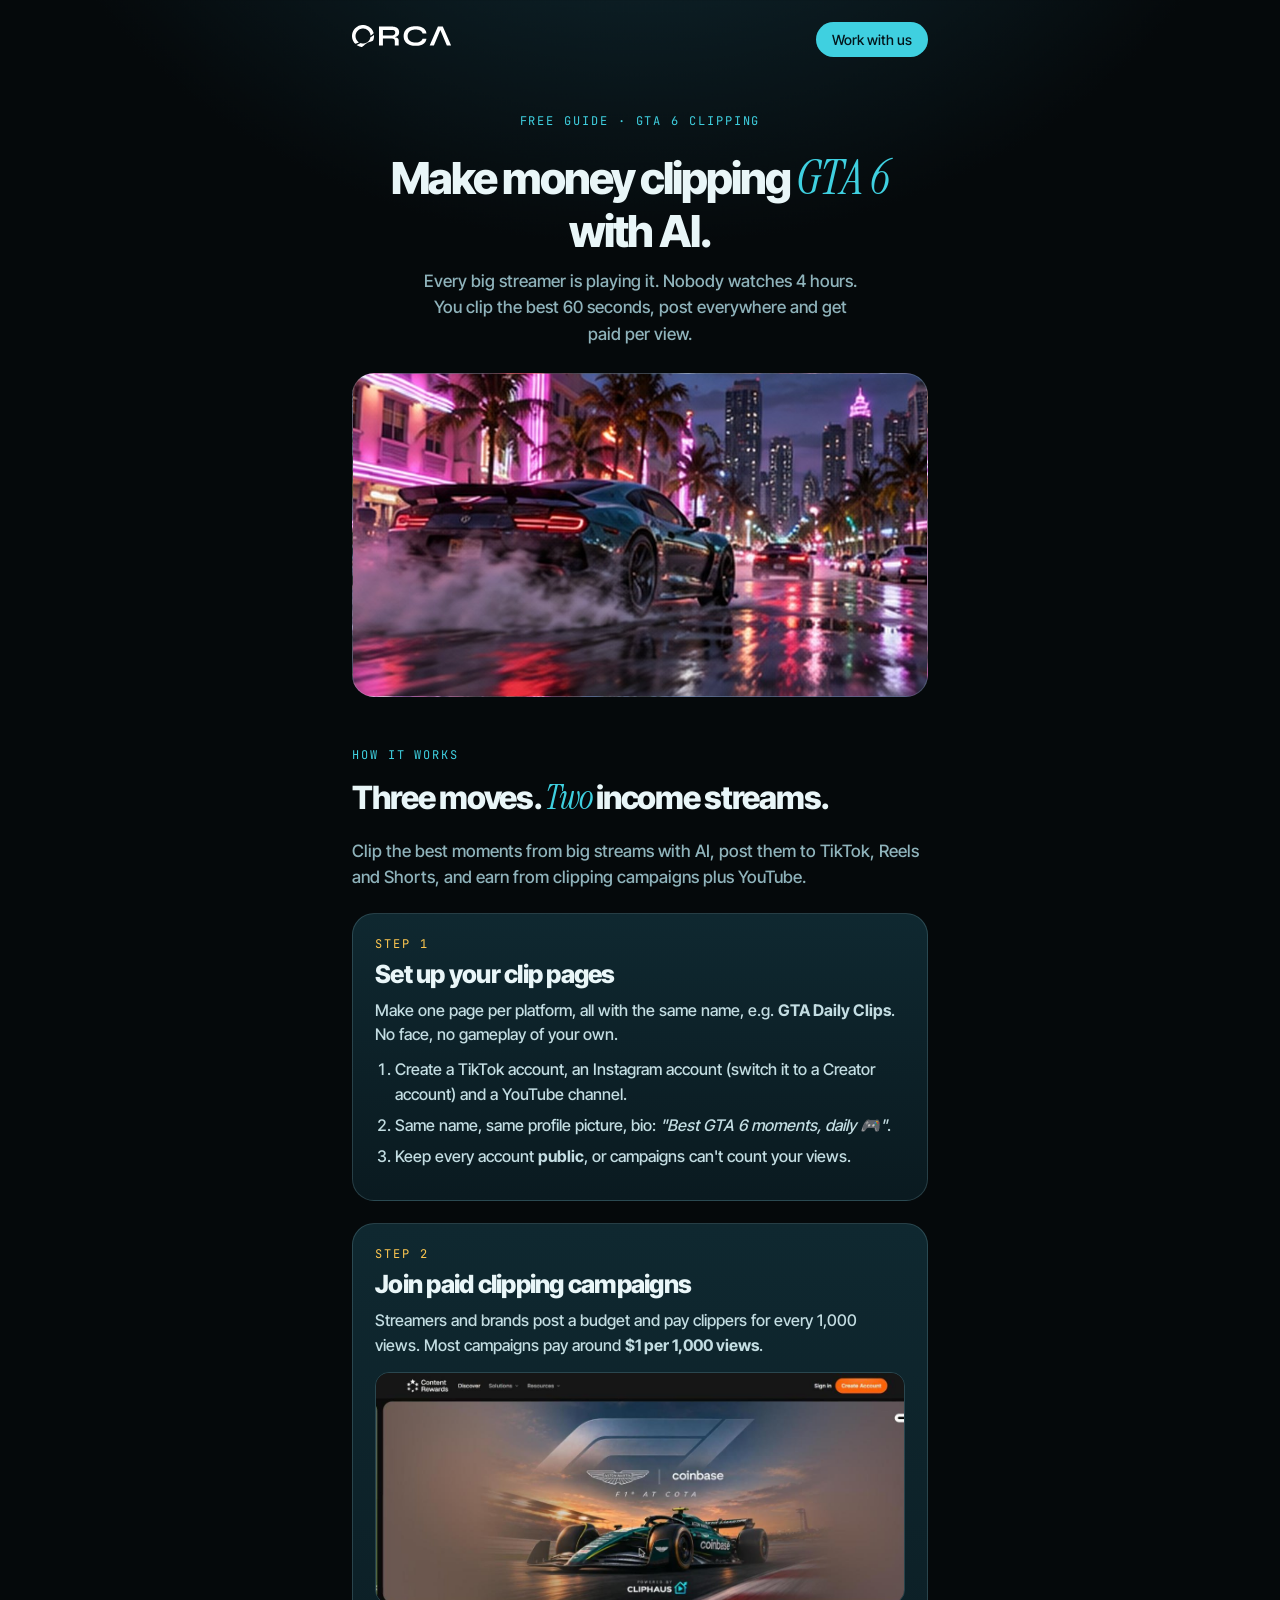
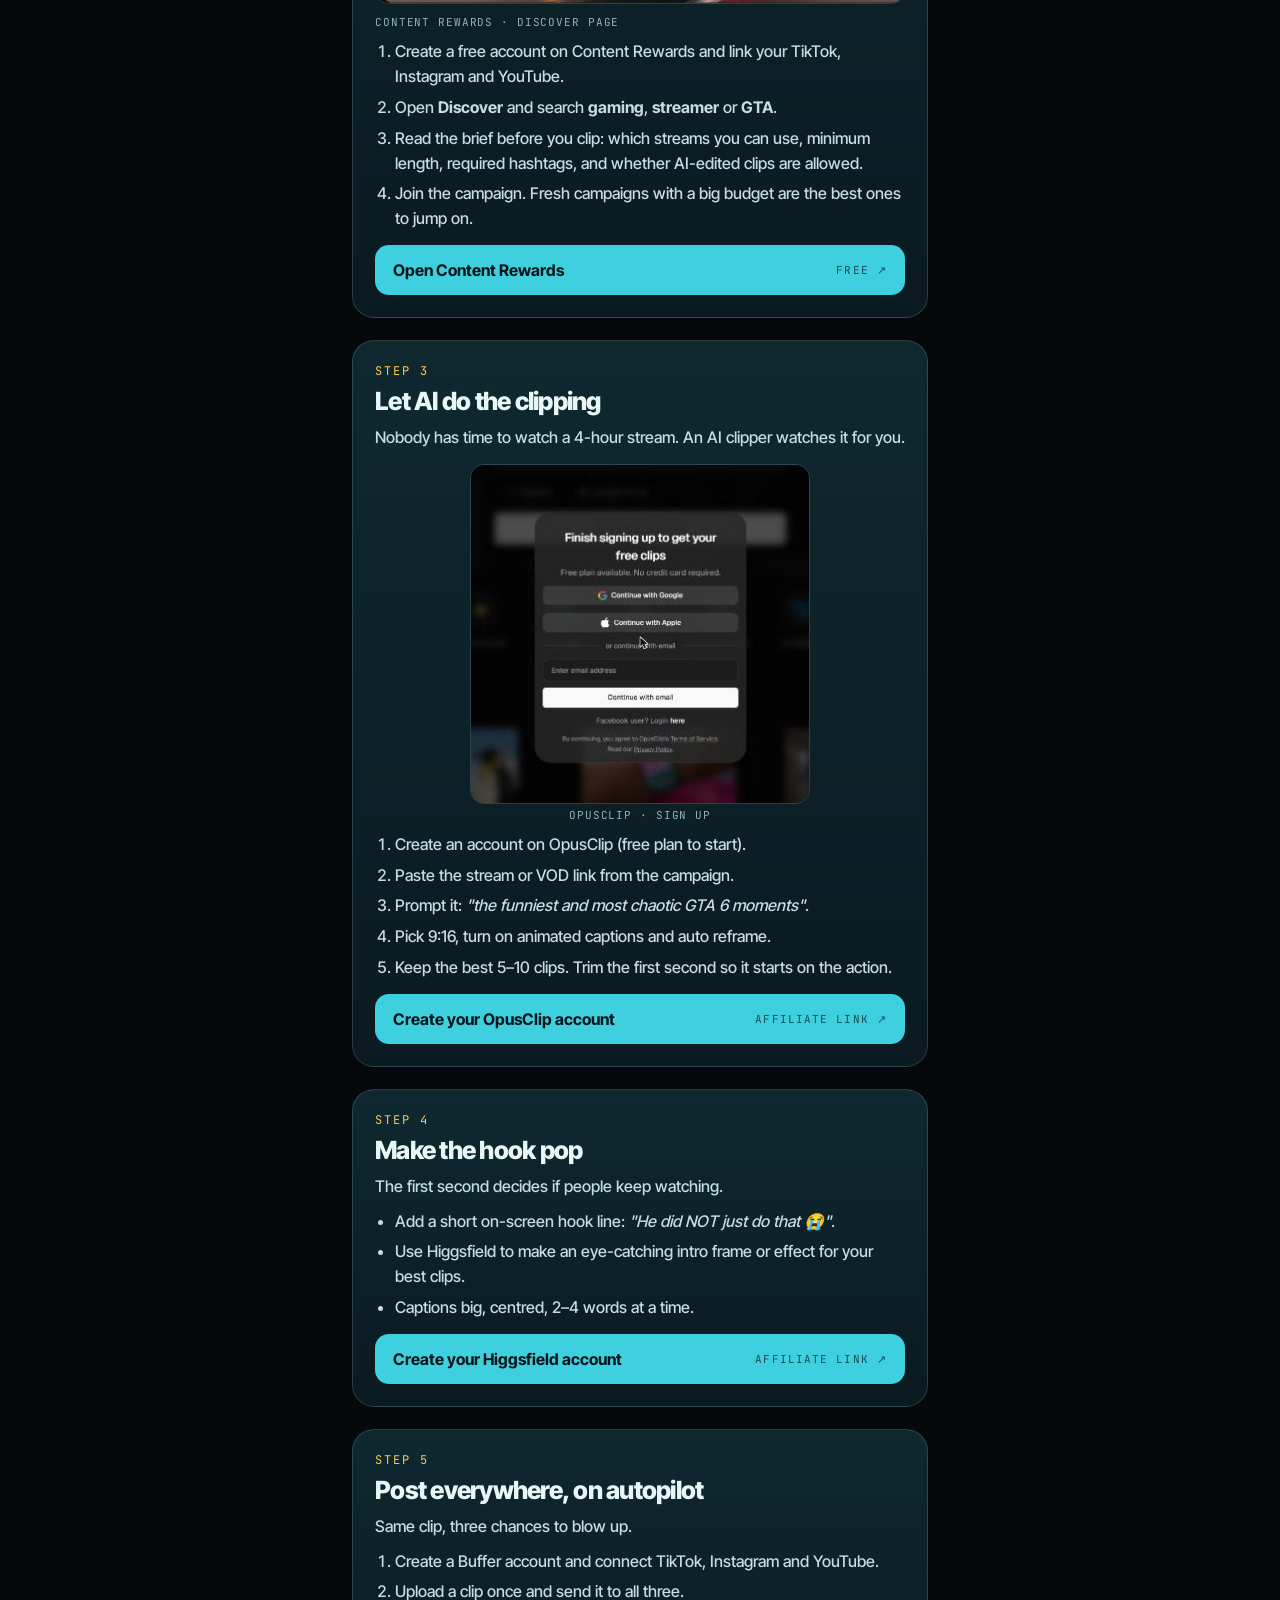
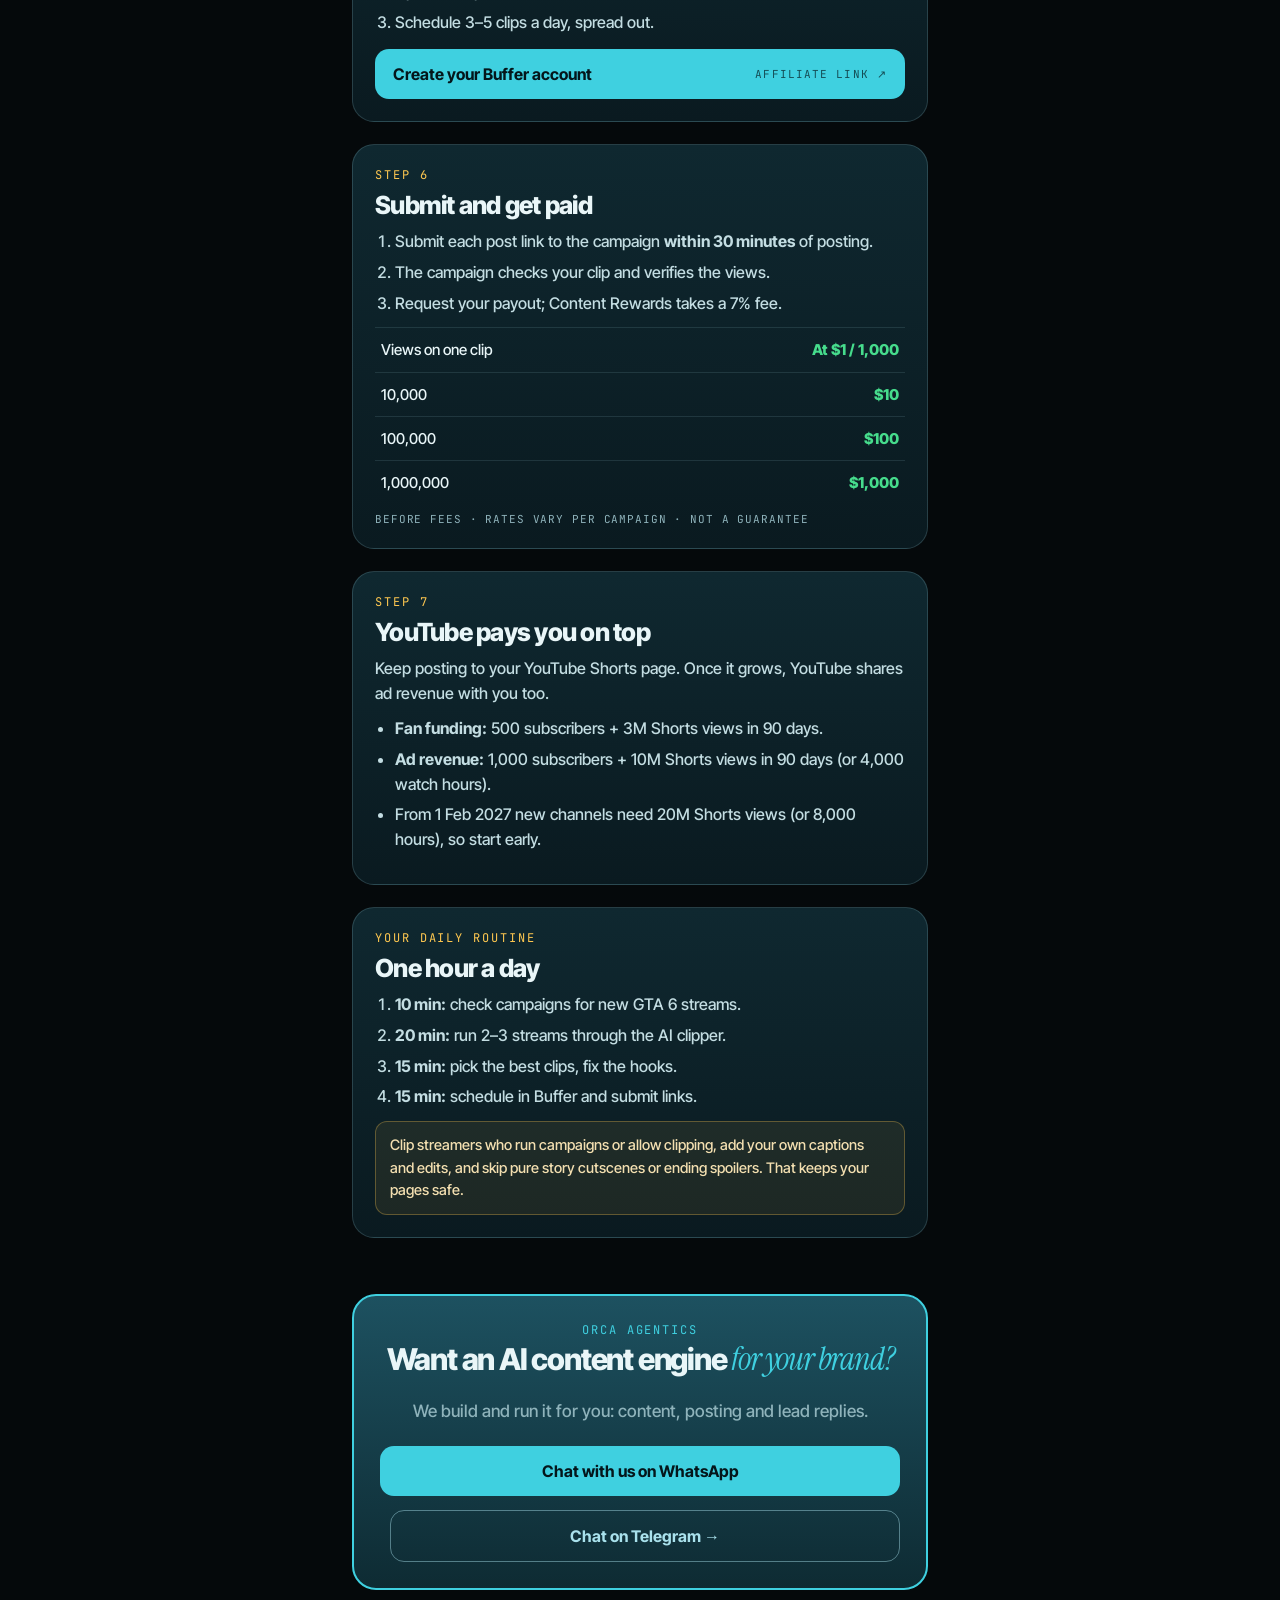
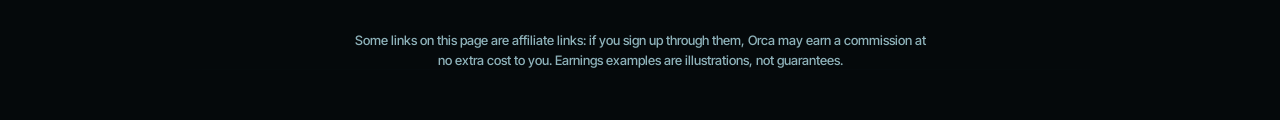
<file: map/clipping/index.html>
<!doctype html><html lang="en"><head><meta charset="utf-8"><meta name="viewport" content="width=device-width,initial-scale=1">
<title>How to make money clipping GTA 6 with AI · Orca</title>
<meta name="description" content="Step-by-step: clip GTA 6 streams with AI, post everywhere and get paid per view.">
<meta property="og:title" content="How to make money clipping GTA 6 with AI"><meta property="og:image" content="https://orcaagentics.xyz/map/clipping/hero.jpg">
<meta property="og:url" content="https://orcaagentics.xyz/map/clipping/">
<style>@font-face{font-family:IT;src:url(../fonts/inter-tight-latin-500-normal.woff2);font-weight:400 600;font-display:swap}
@font-face{font-family:IT;src:url(../fonts/inter-tight-latin-700-normal.woff2);font-weight:700;font-display:swap}
@font-face{font-family:IT;src:url(../fonts/inter-tight-latin-800-normal.woff2);font-weight:800 900;font-display:swap}
@font-face{font-family:IS;src:url(../fonts/instrument-serif-latin-400-italic.woff2);font-style:italic;font-display:swap}
@font-face{font-family:JB;src:url(../fonts/jetbrains-mono-latin-400-normal.woff2);font-weight:400 700;font-display:swap}

*{margin:0;padding:0;box-sizing:border-box}
:root{--ink:#e9f6f8;--dim:#8fb3bb;--teal:#3fd0e0;--ice:#a9e1ec;--ok:#46dc8c;--warn:#ffc850;--bad:#ff6b6b}
html{background:#05090b;color:var(--ink);font:400 17px/1.55 IT;-webkit-font-smoothing:antialiased}
body{background:radial-gradient(900px 700px at 50% -5%,#12303a,transparent 70%),#05090b;overflow-x:hidden}
.w{max-width:620px;margin:0 auto;padding:0 22px}
em{font:italic 400 1.08em IS;color:var(--teal)}
.mono{font:500 12px JB;letter-spacing:.16em;text-transform:uppercase;color:var(--teal)}
nav{display:flex;align-items:center;justify-content:space-between;padding:22px 0}
nav svg{height:22px;width:auto}nav svg *{fill:#fff}
.pill{display:inline-flex;align-items:center;gap:8px;padding:9px 16px;border-radius:99px;font:600 14px IT;text-decoration:none;color:#04161b;background:var(--teal)}
.hero{padding:34px 0 10px;text-align:center}
.hero h1{font:800 44px/1.02 IT;letter-spacing:-.045em;margin:16px 0 14px}
.hero h1 em{font-size:1.12em;letter-spacing:-.01em}
.hero p{color:var(--dim);max-width:440px;margin:0 auto}
.meta{display:flex;justify-content:center;gap:18px;margin-top:18px;color:var(--ice);font:500 12px JB;letter-spacing:.1em}
/* map */
.map{position:relative;margin:40px auto 10px;width:100%;max-width:520px;aspect-ratio:1}
.map .hub{position:absolute;left:50%;top:50%;width:34%;aspect-ratio:1;transform:translate(-50%,-50%);border-radius:50%;
 display:flex;flex-direction:column;align-items:center;justify-content:center;background:radial-gradient(circle,rgba(63,208,224,.28),rgba(63,208,224,.04) 70%);border:1px solid rgba(169,225,236,.25)}
.map .hub svg{width:56%;height:auto}
.map .hub span{font:500 9px JB;letter-spacing:.2em;color:var(--ice);margin-top:4px}
.map svg.wires{position:absolute;inset:0;width:100%;height:100%}
.wires line{stroke:rgba(169,225,236,.25);stroke-width:1;stroke-dasharray:3 5;animation:flow 1.6s linear infinite}
@keyframes flow{to{stroke-dashoffset:-16}}
.chip{position:absolute;transform:translate(-50%,-50%);display:flex;align-items:center;gap:6px;padding:8px 11px;border-radius:12px;white-space:nowrap;
 background:linear-gradient(180deg,#173a45,#0b1d24);border:1px solid rgba(169,225,236,.22);font:700 12.5px IT;color:var(--ink);text-decoration:none;box-shadow:0 10px 30px rgba(0,0,0,.4)}
.chip b{font:600 10px JB;color:#04161b;background:var(--teal);padding:2px 5px;border-radius:5px}
.chip i{width:7px;height:7px;border-radius:50%;background:var(--ok);box-shadow:0 0 8px var(--ok);animation:blink 2s infinite}
@keyframes blink{50%{opacity:.3}}
/* pipeline layout */
.steps-h{display:flex;gap:6px;overflow-x:auto;margin:34px -22px 0;padding:0 22px 6px;scrollbar-width:none}
.stp{flex:none;display:flex;flex-direction:column;gap:6px;padding:12px 14px;border-radius:14px;min-width:104px;text-decoration:none;color:var(--ink);
 background:linear-gradient(180deg,#173a45,#0b1d24);border:1px solid rgba(169,225,236,.2);font:700 13px IT}
.stp b{font:600 10px JB;color:#04161b;background:var(--teal);padding:2px 5px;border-radius:5px;width:fit-content}
.lead{margin-top:18px}.lc{position:relative;margin-top:10px;padding:16px 18px;border-radius:18px;background:linear-gradient(180deg,#1d5160,#0e2b33);border:2px solid var(--teal);box-shadow:0 0 30px rgba(63,208,224,.35)}
.lc b{display:block;font:800 22px IT}.lc span{color:#bfe3ea;font-size:15px}
.lc i{position:absolute;right:16px;top:16px;width:9px;height:9px;border-radius:50%;background:var(--ok);box-shadow:0 0 10px var(--ok);animation:blink 2s infinite}
.agent.tl{position:relative;margin-left:22px}
.agent.tl:before{content:'';position:absolute;left:-23px;top:-24px;bottom:-24px;width:2px;background:linear-gradient(var(--teal),rgba(63,208,224,.15))}
.agent.tl:after{content:'';position:absolute;left:-30px;top:26px;width:16px;height:16px;border-radius:50%;background:var(--teal);box-shadow:0 0 14px var(--teal)}
.stage{font:500 11px JB;letter-spacing:.16em;color:var(--warn);margin-bottom:10px}
/* sections */
section{padding:56px 0 0}
h2{font:800 32px/1.08 IT;letter-spacing:-.04em;margin:12px 0 14px}
.lead{color:var(--dim)}
.pain{display:grid;gap:10px;margin-top:22px}
.pain div{display:flex;gap:12px;align-items:flex-start;padding:14px 16px;border-radius:16px;background:rgba(255,255,255,.04);border:1px solid rgba(255,255,255,.07)}
.pain span{color:var(--bad);font-weight:800}
.agent{padding:22px;margin-top:22px;border-radius:26px;background:linear-gradient(180deg,rgba(23,58,69,.55),rgba(9,26,32,.6));border:1px solid rgba(169,225,236,.16)}
.agent .top{display:flex;align-items:center;gap:10px}
.agent .top .n{font:600 12px JB;color:#04161b;background:var(--teal);padding:4px 8px;border-radius:7px}
.agent .top .live{margin-left:auto;display:flex;align-items:center;gap:6px;font:500 11px JB;letter-spacing:.12em;color:var(--ok)}
.agent .top .live i{width:7px;height:7px;border-radius:50%;background:var(--ok);box-shadow:0 0 8px var(--ok);animation:blink 2s infinite}
.agent h3{font:800 27px/1.1 IT;letter-spacing:-.035em;margin:16px 0 6px}
.agent .what{color:var(--dim)}
.mock{margin:18px 0;padding:16px;border-radius:18px;background:#071318;border:1px solid rgba(169,225,236,.12)}
.mb{padding:9px 13px;border-radius:15px;font:500 14.5px/1.35 IT;margin-bottom:8px;max-width:84%;width:fit-content}
.mi{background:rgba(255,255,255,.08)}.mo{background:#1f8f86;margin-left:auto}
.mr{display:flex;align-items:center;gap:8px;padding:9px 12px;border-radius:12px;background:rgba(255,255,255,.05);font:600 14px IT;margin-bottom:7px}
.mr b{margin-left:auto;font:500 13px JB}
.big{font:800 46px/1 IT;letter-spacing:-.03em}
.sm{font:500 12px JB;color:var(--dim)}
.bars{display:flex;align-items:flex-end;gap:7px;height:90px;margin-bottom:10px}.bars i{flex:1;border-radius:5px;background:var(--teal)}
.mv{display:flex;align-items:center;gap:10px;font:600 14px IT;margin-bottom:10px}.mv span{width:84px}.mv div{flex:1;height:9px;border-radius:5px;background:rgba(255,255,255,.08)}.mv u{display:block;height:100%;border-radius:5px}
.grid{display:grid;grid-template-columns:repeat(7,1fr);gap:5px}.grid i{height:26px;border-radius:6px;background:rgba(255,255,255,.06)}.grid i.s{background:#1f8f86}
.steps{list-style:none;counter-reset:s;display:grid;gap:10px;margin-top:4px}
.steps li{counter-increment:s;display:flex;gap:12px;font-size:15.5px}
.steps li:before{content:counter(s);flex:none;width:24px;height:24px;border-radius:50%;display:grid;place-items:center;font:600 11px JB;color:var(--teal);border:1px solid rgba(63,208,224,.45)}
.stop{margin-top:16px;padding:12px 14px;border-radius:14px;background:rgba(70,220,140,.08);border:1px solid rgba(70,220,140,.2);font-size:15px}
.stop b{color:var(--ok)}
.tags{display:flex;flex-wrap:wrap;gap:6px;margin-top:14px}.tags span{font:500 11px JB;color:var(--ice);padding:5px 9px;border-radius:99px;border:1px solid rgba(169,225,236,.2)}
.how{display:grid;gap:12px;margin-top:22px}
.how div{padding:18px;border-radius:20px;background:rgba(255,255,255,.04);border:1px solid rgba(255,255,255,.08)}
.how h4{font:800 19px IT;letter-spacing:-.02em;margin:6px 0 4px}.how p{color:var(--dim);font-size:15px}
.cta{margin:60px 0 0;padding:34px 24px;border-radius:28px;text-align:center;background:radial-gradient(circle at 50% 0%,rgba(63,208,224,.3),transparent 70%),#0b1d24;border:1px solid rgba(63,208,224,.35)}
.cta h2{font-size:30px}.cta p{color:var(--dim);margin-bottom:22px}
.cta .pill{font-size:16px;padding:15px 26px}
footer{padding:40px 0 50px;text-align:center;color:var(--dim);font:500 11px JB;letter-spacing:.12em}
footer svg{height:16px;width:auto;margin-bottom:10px}footer svg *{fill:#fff}
.rv{opacity:0;transform:translateY(24px);filter:blur(8px);transition:all .9s cubic-bezier(.2,.7,.2,1)}.rv.in{opacity:1;transform:none;filter:none}
@media (prefers-reduced-motion:reduce){.rv{opacity:1;transform:none;filter:none}*{animation:none!important}}

.hero .img{margin:26px auto 0;border-radius:22px;overflow:hidden;border:1px solid rgba(169,225,236,.2);aspect-ratio:16/9;background:url(hero.jpg) center/cover}
.step{margin-top:22px;padding:22px;border-radius:22px;background:linear-gradient(180deg,#0f2830,#0a1a20);border:1px solid rgba(169,225,236,.18)}
.step .n{font:500 12px JB;letter-spacing:.16em;color:var(--warn)}
.step h3{font:800 25px/1.12 IT;letter-spacing:-.03em;margin:8px 0 10px}
.step p,.step li{color:#c3dde2;font-size:16px}
.step ol,.step ul{padding-left:20px;margin:10px 0}.step li{margin:6px 0}
.step img{width:100%;border-radius:14px;margin:14px 0 4px;border:1px solid rgba(169,225,236,.18)}
.cap2{font:500 11px JB;letter-spacing:.08em;color:var(--dim)}
.btn{display:flex;align-items:center;justify-content:space-between;gap:10px;margin-top:14px;padding:15px 18px;border-radius:14px;text-decoration:none;
 font:700 16px IT;color:#04161b;background:var(--teal)}
.btn span{font:500 11px JB;letter-spacing:.1em;opacity:.7}
.tbl{width:100%;border-collapse:collapse;margin-top:12px;font-size:15px}.tbl td{padding:10px 6px;border-top:1px solid rgba(169,225,236,.12)}
.tbl td:last-child{text-align:right;font-weight:800;color:var(--ok)}
.note{margin-top:12px;padding:12px 14px;border-radius:12px;background:rgba(255,200,80,.08);border:1px solid rgba(255,200,80,.3);color:#f3dfb0;font-size:14.5px}
.cta{margin:56px 0 40px;padding:26px;border-radius:24px;text-align:center;background:linear-gradient(180deg,#1d5160,#0e2b33);border:2px solid var(--teal)}
.cta h2{margin-top:0}.cta .btn{justify-content:center}
.disc{color:var(--dim);font-size:13px;margin:30px 0 50px;text-align:center}
</style><link rel="icon" href="/favicon.svg" type="image/svg+xml"><link rel="icon" href="/favicon.ico" sizes="any"><link rel="apple-touch-icon" href="/apple-touch-icon.png"></head><body><div class="w">
<nav><a href="https://orcaagentics.xyz"><svg xmlns="http://www.w3.org/2000/svg" viewBox="0 0 1694.9 376.1" width="1694.9" height="376.1"><path d="M375.8 168.7l.9 11.5 .2 7.4 -.1 6.6 -.8 12.3 -1.6 12.2 -1.1 6.5 -1.2 5.6 -3.2 12 -2 6.2 -2.2 6.2 -2.8 6.9 -2.2 5 -10.7 4.9 -11.4 4.5 -11.6 4.1 -27.8 9 -15.1 5.6 -6.3 2.6 -6.9 3.1 -6.1 3 -5.9 3.3 -5.8 3.5 -5.7 3.7 -6.2 4.3 -6.7 5.1 -5.3 4.3 -7 6 -20.6 18.5 -9.3 8.1 -10.1 8.1 -10.2 7.3 -5.5-.6 -7.3-1.1 -6.5-1.1 -6.5-1.4 -11.1-3 -6.2-2 -6.2-2.2 -11.4-4.8 -6.7-3.2 -5.8-3 -10.6-6.3 -9.7-6.6 10.6-3.6 10-3.7 7.8-3.2 8.2-3.7 7.4-3.8 7.8-4.6 8.3-5.3 6.1-4.4 6.7 2.3 6 1.7 7 1.6 6.7 1.2 7.2 .8 7.8 .4 7.2 0 7.3-.4 7.2-.8 6.6-1.2 7.7-1.7 6.4-1.9 6.3-2.2 6.8-2.8 6.5-3.1 5.9-3.3 6.2-3.8 6.4-4.5 4.8-3.8 5.4-4.8 5.6-5.6 4.5-4.9 4.9-6.1 3.6-5 3.9-6.2 3.5-6.3 3.2-6.5 2.5-5.7 2.3-6.3 2.1-6.9 1.5-6 1.4-7 8.2-3.7 7.4-3.8 7.8-4.6 7-4.5 6.8-4.8 7.2-5.5 8.3-6.9 8.3-7.3zM96.4 24l10.2-5.3 9-4 10.7-4.2 9.4-3 11.1-2.9 9.7-1.9 9.8-1.4 11.5-1 9.8-.3 10.7 .3 11.5 .9 10.6 1.5 10.4 2.1 10.4 2.7 10.9 3.6 10 3.9 9.7 4.4 10.1 5.4 9.2 5.6 8.8 6.1 8.4 6.5 7.5 6.5 7.6 7.4 7.8 8.5 7.2 9 5.8 8 5.8 9 4.8 8.6 5.1 10.3 3.9 9.1 3.9 10.8 3 10.2 -17.4 15.5 -6.5 5.3 -5.4 4.2 -5.5 4.1 -6.9 4.6 -6.4 3.9 -6.2 3.5 -.7-8.1 -1.3-8.3 -1.6-7.7 -2.3-8 -2.8-7.9 -3.1-7.2 -4.1-8 -4-6.7 -4.4-6.5 -5.1-6.6 -5.2-5.9 -6.4-6.3 -5.9-5.1 -5.7-4.4 -6-4.1 -8.2-4.9 -7.5-3.7 -7.7-3.3 -8-2.7 -7-2 -7.6-1.7 -8.3-1.2 -8.3-.7 -8.4-.2 -7.9 .3 -8.8 1 -7.8 1.4 -7.6 1.8 -8 2.5 -8.3 3.2 -7.6 3.5 -6.9 3.7 -7.6 4.8 -5.9 4.3 -6.5 5.3 -5.7 5.3 -5.4 5.7 -5 6 -5.3 7.2 -4.2 6.6 -3.3 5.9 -3.6 7.5 -3.4 8.3 -2.4 7.4 -2 7.6 -1.5 7.7 -1.3 9.4 -.5 8.4 .1 8.4 .6 8.3 1.2 8.3 1.4 7.2 2 7.5 2.6 8 3.2 7.8 3.4 7 4.1 7.3 4.6 7 4.7 6.3 5.4 6.4 5.8 6 5.8 5.3 6.1 4.9 7.1 5 -6 3.6 -6.7 3.6 -6.1 3 -7.6 3.4 -7 2.9 -9.4 3.4 -19.8 6.6 -8-8.4 -6.3-7.5 -6.5-8.5 -6.4-9.6 -5.8-9.9 -4.8-9.6 -4.6-10.5 -3.4-9.3 -3.4-11 -2.5-10.4 -1.8-9.7 -1.4-11.4 -.7-9.8 -.2-12.4 .3-5.7 .4-6.6 1.1-9.8 1.8-10.5 2.4-10.4 3.2-11.1 3.9-10.8 4.6-10.6 4.7-9.6 5.4-9.2 5.3-8.3 5.8-8 7.3-8.9 7.3-7.9 7.6-7.4 8.1-7 7.8-6 9.5-6.5z" fill="#ffffff"/><path d="M1095.1 20.2l6.7 .2 6.5 .3 6.4 .4 6.3 .6 6.2 .6 6 .8 6 .8 5.8 1 5.7 1.2 5.6 1.2 5.5 1.3 5.4 1.5 5.3 1.6 5.1 1.7 5 1.8 4.9 1.9 4.8 2 4.6 2.2 4.6 2.2 4.3 2.3 4.3 2.4 4.1 2.6 4 2.6 3.8 2.7 3.8 2.8 3.6 2.9 3.4 3.1 3.4 3.1 3.2 3.2 3 3.3 3 3.4 2.8 3.6 2.6 3.6 2.5 3.7 2.4 3.8 2.2 3.8 2.1 4 1.9 4.1 1.7 4.1 1.6 4.3 1.5 4.3 1.3 4.5 1.2 4.5 1 4.6 .9 4.7 .7 4.8 .6 4.9 -66 0 -.9-2.6 -.9-2.6 -3.1-7.4 -1.2-2.4 -1.3-2.3 -1.3-2.3 -1.4-2.2 -4.6-6.5 -1.7-2 -1.7-2.1 -1.8-1.9 -1.9-2 -1.9-1.8 -2-1.9 -2.1-1.7 -2.1-1.7 -2.3-1.7 -2.2-1.6 -2.4-1.5 -2.4-1.5 -7.7-4.1 -2.7-1.3 -2.7-1.2 -8.7-3.2 -3.1-1 -3.1-.9 -3.1-.8 -3.3-.8 -10.1-2 -3.6-.5 -3.6-.5 -3.6-.4 -3.8-.3 -3.8-.3 -3.9-.2 -3.9-.2 -4-.1 -14.2 .2 -4.9 .2 -4.9 .4 -4.8 .4 -4.7 .6 -4.6 .6 -4.5 .8 -4.5 .8 -4.4 1 -4.3 1 -4.2 1.2 -4.1 1.2 -4.1 1.3 -4 1.5 -3.9 1.5 -3.8 1.7 -3.8 1.7 -3.6 1.8 -3.4 2 -3.4 2 -3.3 2.1 -3.2 2.2 -3 2.3 -3 2.4 -2.8 2.5 -2.7 2.5 -2.6 2.7 -2.6 2.8 -2.3 2.8 -2.3 3 -2.2 3 -2.1 3.2 -1.9 3.2 -1.8 3.3 -1.7 3.5 -1.5 3.5 -1.4 3.6 -1.2 3.6 -1.2 3.8 -1 3.9 -.8 4 -.8 4 -.6 4.2 -.4 4.2 -.4 4.3 -.2 4.5 0 4.5 0 4.4 .2 4.4 .4 4.3 .4 4.2 .6 4.1 .8 4 .8 3.9 1 3.8 1.2 3.8 1.2 3.6 1.4 3.6 1.5 3.4 1.7 3.4 1.8 3.3 1.9 3.2 2.1 3.1 2.2 3 2.3 2.9 2.3 2.9 2.6 2.7 2.6 2.7 2.7 2.5 2.8 2.5 3 2.3 3 2.3 3.2 2.2 3.3 2.1 3.4 2 3.4 1.9 3.6 1.9 3.8 1.7 3.8 1.6 3.9 1.6 4 1.4 4.1 1.4 4.1 1.2 4.2 1.2 4.3 1 4.4 1 4.5 .8 4.5 .7 4.6 .7 4.7 .5 4.8 .5 4.9 .3 4.9 .3 5 .1 13.2 0 11.6-.7 11-1.2 10.3-1.8 9.6-2.3 9.1-2.9 8.4-3.5 7.8-3.8 7.2-4.4 6.6-4.9 6-5.4 5.5-5.8 4.8-6.2 4.3-6.5 3.7-6.8 1.1-2.4 1-2.4 1-2.4 .9-2.5 66 0 -.7 4.8 -.7 4.8 -1 4.6 -1 4.6 -1.2 4.4 -1.4 4.4 -1.5 4.3 -1.6 4.2 -1.8 4.1 -2 4 -2 4 -2.3 3.8 -2.3 3.8 -2.6 3.6 -2.6 3.6 -2.8 3.5 -3 3.4 -3 3.3 -3.2 3.1 -3.4 3.1 -3.4 3 -3.6 2.9 -3.7 2.8 -3.8 2.6 -4 2.6 -4.1 2.5 -4.2 2.4 -4.4 2.2 -4.5 2.2 -4.6 2.1 -4.7 1.9 -4.9 1.9 -5 1.7 -5.1 1.7 -5.3 1.5 -5.3 1.4 -5.5 1.3 -5.6 1.2 -5.7 1.1 -5.8 1 -5.9 .8 -6.1 .7 -6.1 .7 -6.3 .5 -6.4 .4 -6.5 .3 -6.7 .1 -6.7 .1 -5.7-.1 -5.6-.1 -5.5-.2 -5.5-.3 -5.4-.3 -5.4-.5 -5.3-.5 -5.2-.6 -5.2-.7 -15.1-2.6 -4.9-1 -4.9-1.2 -4.8-1.1 -4.8-1.3 -4.6-1.4 -4.6-1.4 -4.6-1.5 -4.4-1.6 -4.3-1.7 -4.3-1.8 -4.2-1.8 -4.1-1.9 -4-2 -4-2.1 -3.8-2.2 -3.8-2.3 -3.7-2.3 -3.6-2.4 -3.5-2.5 -3.5-2.6 -3.3-2.7 -3.3-2.7 -3.2-2.8 -3-2.9 -3-3 -2.9-3.1 -2.8-3.1 -2.7-3.3 -2.5-3.3 -2.5-3.4 -2.4-3.4 -2.4-3.6 -2.2-3.6 -2.1-3.7 -2-3.8 -1.9-3.9 -1.8-3.9 -1.7-4 -1.6-4.2 -1.5-4.2 -1.3-4.2 -1.3-4.4 -1.1-4.5 -1-4.5 -.8-4.6 -.8-4.7 -.7-4.8 -.5-4.9 -.4-4.9 -.3-5.1 -.2-5.1 0-5.2 0-5.2 .2-5.1 .3-5.1 .4-5 .5-4.8 .7-4.8 .8-4.8 .8-4.6 1-4.5 1.1-4.5 1.3-4.4 1.3-4.3 1.5-4.2 1.6-4.2 1.7-4 1.8-4 1.9-3.9 2-3.8 2.1-3.8 2.2-3.6 2.4-3.6 2.4-3.5 2.5-3.4 2.5-3.3 2.7-3.3 2.8-3.2 2.9-3.1 3-3 3-2.9 3.2-2.9 3.3-2.8 3.3-2.7 3.5-2.6 3.5-2.5 3.6-2.5 3.7-2.3 3.8-2.3 3.8-2.2 4-2.1 4-2.1 4.1-1.9 4.2-1.9 4.3-1.8 4.3-1.7 4.4-1.7 4.6-1.5 4.6-1.5 4.6-1.4 4.8-1.3 4.8-1.2 4.9-1.1 4.9-1.1 5-.9 5-.9 5.1-.8 15.7-1.9 5.4-.5 5.4-.3 5.5-.3 5.5-.2 5.6-.2 5.7 0zM686 26.7l4.6 .2 4.5 .2 13 1 4.2 .5 4.1 .6 11.9 2.3 3.8 1 3.8 1 10.7 3.4 3.4 1.4 3.4 1.4 3.2 1.5 3.1 1.6 3.1 1.7 2.9 1.7 2.9 1.9 2.7 2 2.7 2 2.5 2.1 2.5 2.3 2.4 2.3 2.2 2.4 2.2 2.5 2.1 2.6 2 2.6 1.9 2.8 1.7 2.9 1.6 2.9 1.6 3.1 1.4 3.1 1.2 3.3 1.2 3.3 1 3.5 .9 3.5 .8 3.6 .7 3.7 .5 3.9 .4 3.9 .3 4 .2 4.1 .1 4.2 0 2.8 -.1 2.8 -.2 2.8 -.2 2.7 -.3 2.6 -.3 2.6 -.4 2.5 -.5 2.4 -.5 2.4 -.6 2.4 -.7 2.3 -.7 2.2 -.8 2.2 -.8 2.2 -.9 2.1 -1 2 -1 2 -1.1 1.9 -1.1 1.9 -1.2 1.8 -1.2 1.8 -1.3 1.7 -1.3 1.7 -1.4 1.7 -1.4 1.6 -1.5 1.5 -1.5 1.6 -1.5 1.4 -1.6 1.4 -1.7 1.4 -1.7 1.3 -1.8 1.3 -1.8 1.2 -5.6 3.5 -7.9 4.1 -2 .9 -2.1 .9 -6.5 2.5 -2.3 .8 -2.2 .7 -7 1.9 -7.1 1.7 -6.3 1.2 13.8 1.5 3.3 .5 3.1 .5 3.1 .6 2.9 .6 8.3 2.1 2.6 .8 2.5 .9 2.4 1 2.4 1 2.2 1.1 2.2 1.1 2 1.2 2 1.3 1.9 1.4 1.8 1.4 1.7 1.5 1.6 1.5 1.6 1.7 1.4 1.6 1.4 1.8 1.3 1.9 1.2 2 1 2 1.1 2.2 .9 2.3 .8 2.4 .8 2.5 .6 2.6 .6 2.7 .5 2.8 .9 9 .1 3.3 .1 3.3 0 77 -66.5 0 0-72.5 -.3-6.7 -.6-6 -1.2-5.5 -1.6-4.9 -.6-1.5 -.7-1.5 -.7-1.3 -.8-1.4 -.9-1.2 -.9-1.2 -1-1.2 -1.1-1.1 -1.2-1.1 -1.2-1 -1.4-.9 -1.4-1 -1.5-.8 -1.6-.8 -1.6-.8 -1.7-.7 -1.9-.7 -1.8-.6 -2-.6 -2.1-.5 -2.1-.5 -2.3-.4 -2.4-.5 -2.5-.4 -11.1-1.2 -13-.8 -14.8-.2 -125.5 0 0 119.5 -66.5 0 0-323.5 219.5 0zM528.4 83.7l0 95 153 0 3.4-.1 3.4-.1 3.2-.3 3.1-.4 3.1-.4 2.9-.6 2.8-.7 2.8-.8 2.6-.9 2.5-1 2.4-1.1 2.3-1.2 2.2-1.3 2.1-1.4 2-1.6 1.9-1.6 1.8-1.7 1.7-1.8 1.5-1.9 1.5-2 1.3-2 1.2-2.1 1.1-2.1 1-2.3 .9-2.3 .7-2.4 .6-2.5 .6-2.5 .4-2.6 .2-2.7 .2-2.8 .1-2.8 -.1-2.7 -.2-2.6 -.2-2.6 -.4-2.5 -.6-2.3 -.6-2.3 -.7-2.3 -.9-2.1 -1-2 -1.1-2 -1.2-1.9 -1.3-1.8 -1.5-1.7 -1.5-1.7 -1.7-1.5 -1.8-1.5 -1.9-1.4 -2-1.3 -2.1-1.2 -2.2-1.1 -2.3-1.1 -2.4-.9 -2.5-.9 -2.6-.7 -2.8-.7 -2.8-.6 -2.9-.5 -3.1-.4 -3.1-.3 -3.2-.2 -3.4-.2 -3.4 0zM1510.4 85.7l-110.5 264.5 -72.5 0 141.5-323.5 83 0 143 323.5 -73.5 0z" fill="#ffffff"/></svg></a><a class="pill" href="https://wa.me/601154403886?text=Hi%20Orca%2C%20I%20saw%20the%20clipping%20guide%20and%20I%27d%20like%20an%20AI%20content%20engine%20for%20my%20brand.">Work with us</a></nav>
<div class="hero"><div class="mono">FREE GUIDE · GTA 6 CLIPPING</div>
<h1>Make money clipping <em>GTA 6</em> with AI.</h1>
<p>Every big streamer is playing it. Nobody watches 4 hours. You clip the best 60 seconds, post everywhere and get paid per view.</p>
<div class="img"></div></div>
<section style="padding-top:40px"><div class="mono">HOW IT WORKS</div><h2>Three moves. <em>Two</em> income streams.</h2>
<p class="lead">Clip the best moments from big streams with AI, post them to TikTok, Reels and Shorts, and earn from clipping campaigns plus YouTube.</p></section>
<div class="step"><div class="n">STEP 1</div><h3>Set up your clip pages</h3><p>Make one page per platform, all with the same name, e.g. <b>GTA Daily Clips</b>. No face, no gameplay of your own.</p>
<ol><li>Create a TikTok account, an Instagram account (switch it to a Creator account) and a YouTube channel.</li>
<li>Same name, same profile picture, bio: <i>"Best GTA 6 moments, daily 🎮"</i>.</li>
<li>Keep every account <b>public</b>, or campaigns can't count your views.</li></ol></div><div class="step"><div class="n">STEP 2</div><h3>Join paid clipping campaigns</h3><p>Streamers and brands post a budget and pay clippers for every 1,000 views. Most campaigns pay around <b>$1 per 1,000 views</b>.</p>
<img src="cr.jpg" alt="Content Rewards campaign page" loading="lazy"><div class="cap2">CONTENT REWARDS · DISCOVER PAGE</div>
<ol><li>Create a free account on Content Rewards and link your TikTok, Instagram and YouTube.</li>
<li>Open <b>Discover</b> and search <b>gaming</b>, <b>streamer</b> or <b>GTA</b>.</li>
<li>Read the brief before you clip: which streams you can use, minimum length, required hashtags, and whether AI-edited clips are allowed.</li>
<li>Join the campaign. Fresh campaigns with a big budget are the best ones to jump on.</li></ol>
<a class="btn" href="https://contentrewards.com/discover" target="_blank" rel="noopener sponsored">Open Content Rewards <span>FREE ↗</span></a></div><div class="step"><div class="n">STEP 3</div><h3>Let AI do the clipping</h3><p>Nobody has time to watch a 4-hour stream. An AI clipper watches it for you.</p>
<img src="opus.jpg" alt="OpusClip sign-up" loading="lazy" style="max-width:340px;display:block;margin-left:auto;margin-right:auto"><div class="cap2" style="text-align:center">OPUSCLIP · SIGN UP</div>
<ol><li>Create an account on OpusClip (free plan to start).</li>
<li>Paste the stream or VOD link from the campaign.</li>
<li>Prompt it: <i>"the funniest and most chaotic GTA 6 moments"</i>.</li>
<li>Pick 9:16, turn on animated captions and auto reframe.</li>
<li>Keep the best 5–10 clips. Trim the first second so it starts on the action.</li></ol>
<a class="btn" href="https://opus.pro/?via=orca" target="_blank" rel="noopener sponsored">Create your OpusClip account <span>AFFILIATE LINK ↗</span></a></div><div class="step"><div class="n">STEP 4</div><h3>Make the hook pop</h3><p>The first second decides if people keep watching.</p>
<ul><li>Add a short on-screen hook line: <i>"He did NOT just do that 😭"</i>.</li>
<li>Use Higgsfield to make an eye-catching intro frame or effect for your best clips.</li>
<li>Captions big, centred, 2–4 words at a time.</li></ul>
<a class="btn" href="https://higgsfield.ai?fpr=jing-45bb72" target="_blank" rel="noopener sponsored">Create your Higgsfield account <span>AFFILIATE LINK ↗</span></a></div><div class="step"><div class="n">STEP 5</div><h3>Post everywhere, on autopilot</h3><p>Same clip, three chances to blow up.</p>
<ol><li>Create a Buffer account and connect TikTok, Instagram and YouTube.</li>
<li>Upload a clip once and send it to all three.</li>
<li>Schedule 3–5 clips a day, spread out.</li></ol>
<a class="btn" href="https://join.buffer.com/jing" target="_blank" rel="noopener sponsored">Create your Buffer account <span>AFFILIATE LINK ↗</span></a></div><div class="step"><div class="n">STEP 6</div><h3>Submit and get paid</h3><ol><li>Submit each post link to the campaign <b>within 30 minutes</b> of posting.</li>
<li>The campaign checks your clip and verifies the views.</li>
<li>Request your payout; Content Rewards takes a 7% fee.</li></ol>
<table class="tbl"><tr><td>Views on one clip</td><td>At $1 / 1,000</td></tr><tr><td>10,000</td><td>$10</td></tr><tr><td>100,000</td><td>$100</td></tr><tr><td>1,000,000</td><td>$1,000</td></tr></table>
<div class="cap2" style="margin-top:8px">BEFORE FEES · RATES VARY PER CAMPAIGN · NOT A GUARANTEE</div></div><div class="step"><div class="n">STEP 7</div><h3>YouTube pays you on top</h3><p>Keep posting to your YouTube Shorts page. Once it grows, YouTube shares ad revenue with you too.</p>
<ul><li><b>Fan funding:</b> 500 subscribers + 3M Shorts views in 90 days.</li>
<li><b>Ad revenue:</b> 1,000 subscribers + 10M Shorts views in 90 days (or 4,000 watch hours).</li>
<li>From 1 Feb 2027 new channels need 20M Shorts views (or 8,000 hours), so start early.</li></ul></div><div class="step"><div class="n">YOUR DAILY ROUTINE</div><h3>One hour a day</h3><ol><li><b>10 min:</b> check campaigns for new GTA 6 streams.</li>
<li><b>20 min:</b> run 2–3 streams through the AI clipper.</li>
<li><b>15 min:</b> pick the best clips, fix the hooks.</li>
<li><b>15 min:</b> schedule in Buffer and submit links.</li></ol>
<div class="note">Clip streamers who run campaigns or allow clipping, add your own captions and edits, and skip pure story cutscenes or ending spoilers. That keeps your pages safe.</div></div>
<div class="cta"><div class="mono">ORCA AGENTICS</div><h2>Want an AI content engine <em>for your brand?</em></h2>
<p class="lead">We build and run it for you: content, posting and lead replies.</p>
<a class="btn" href="https://wa.me/601154403886?text=Hi%20Orca%2C%20I%20saw%20the%20clipping%20guide%20and%20I%27d%20like%20an%20AI%20content%20engine%20for%20my%20brand.">Chat with us on WhatsApp</a><a class="btn" style="margin-left:10px;background:transparent;border:1px solid rgba(169,225,236,.45);color:#a9e1ec" href="https://t.me/OrcaEchoBot?start=clipping">Chat on Telegram →</a></div>
<p class="disc">Some links on this page are affiliate links: if you sign up through them, Orca may earn a commission at no extra cost to you. Earnings examples are illustrations, not guarantees.</p>
</div></body></html>
</file>
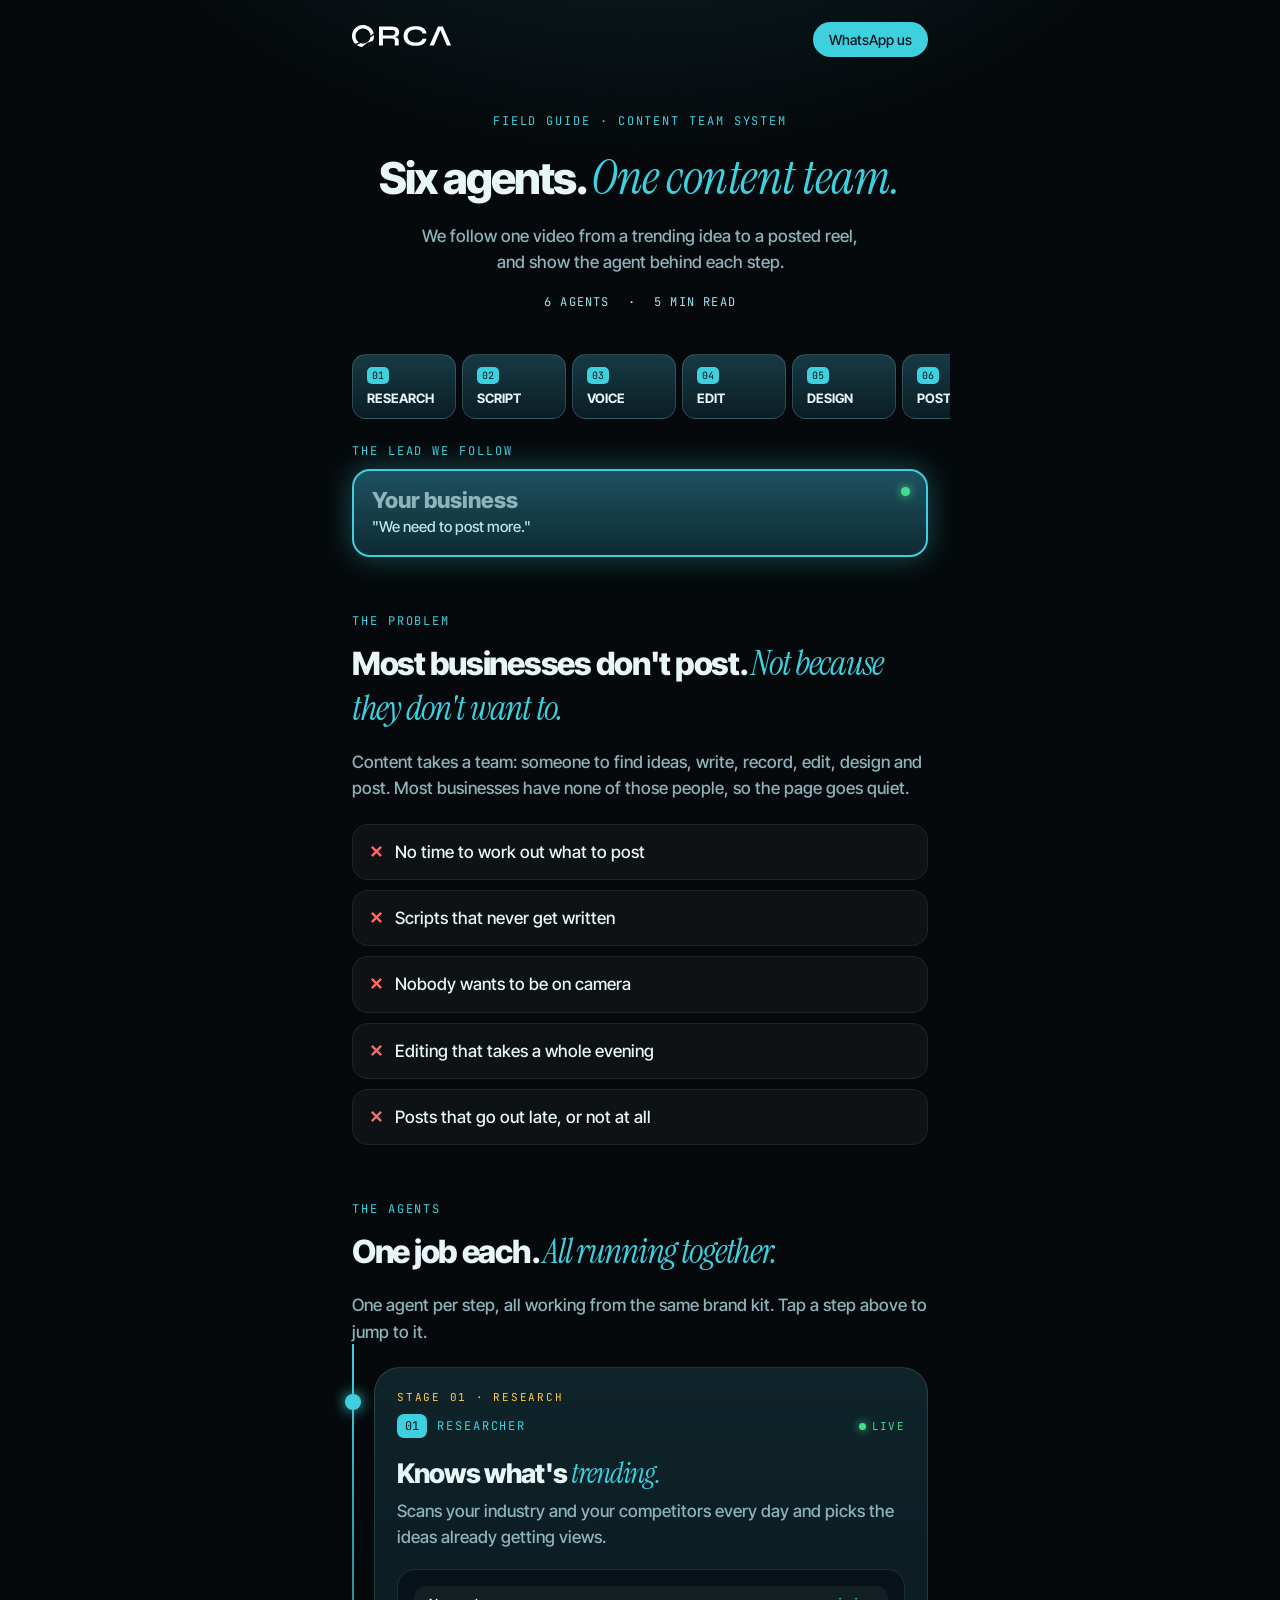
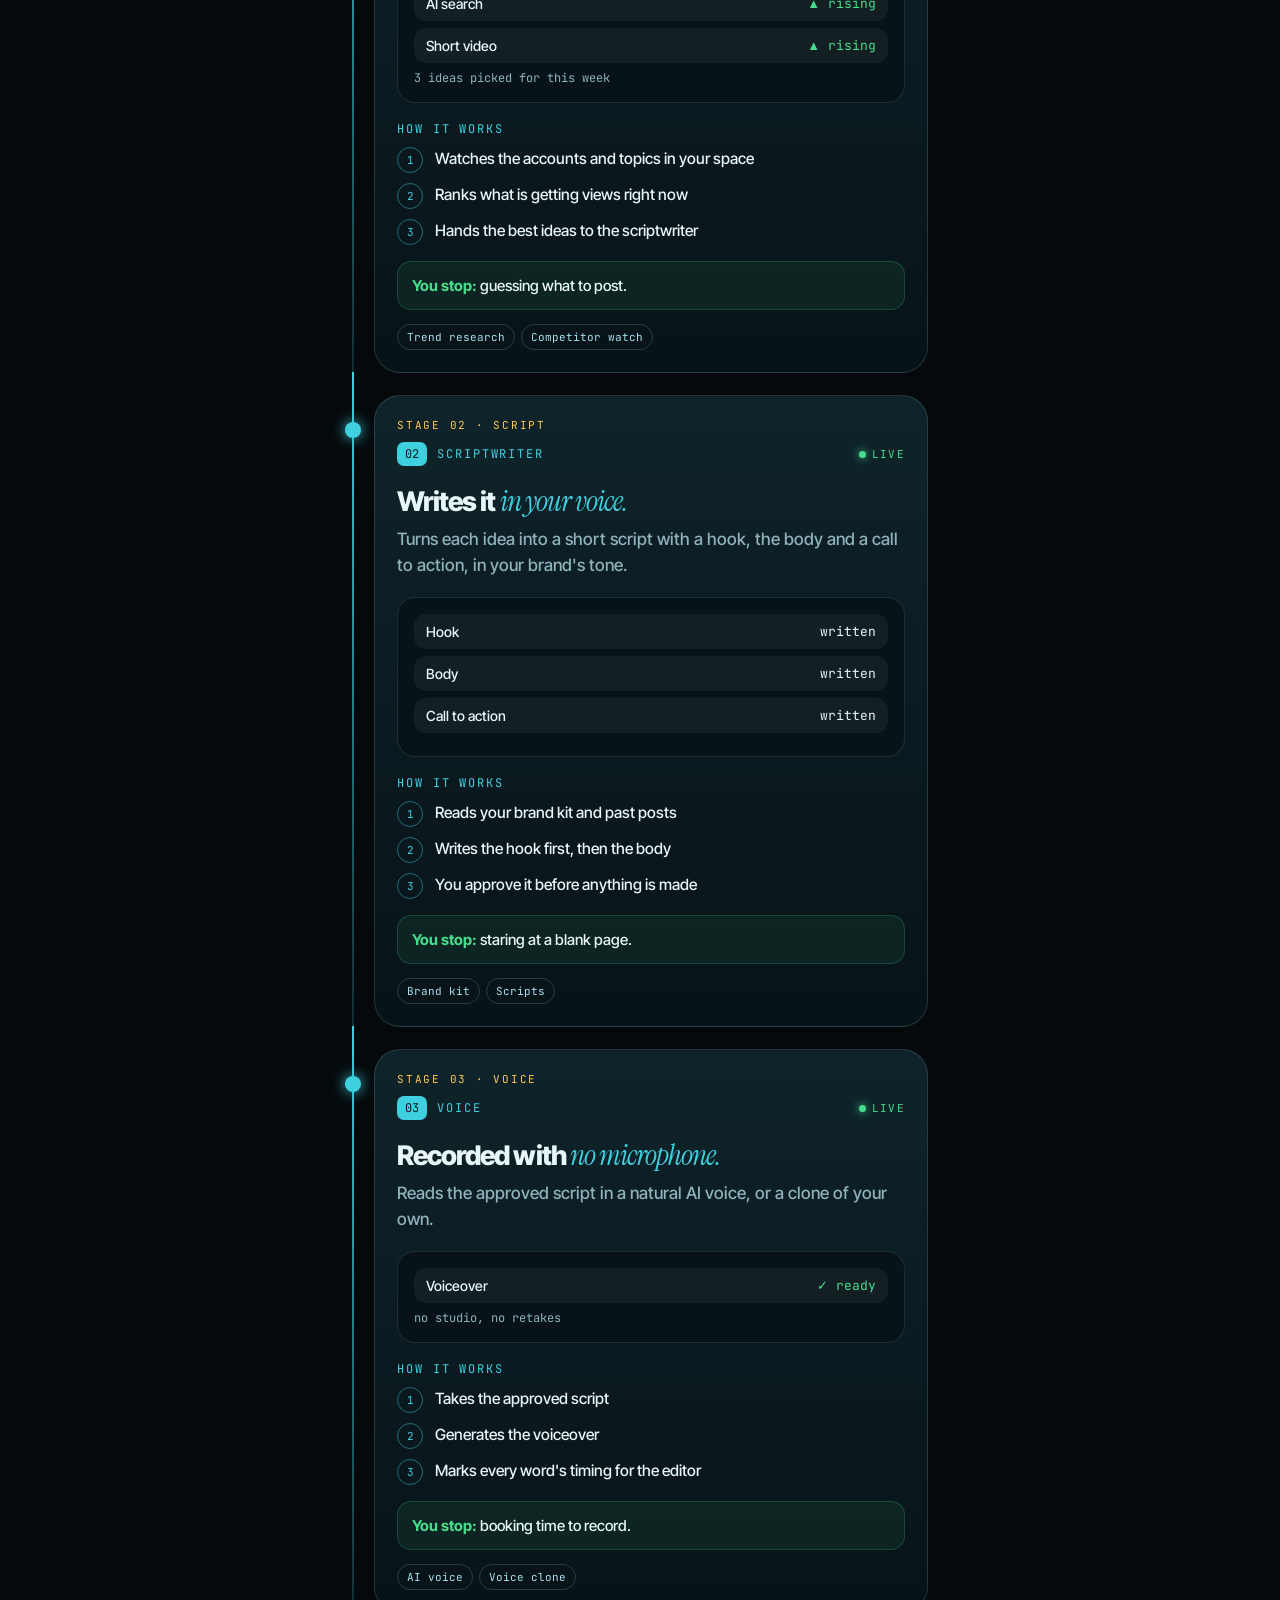
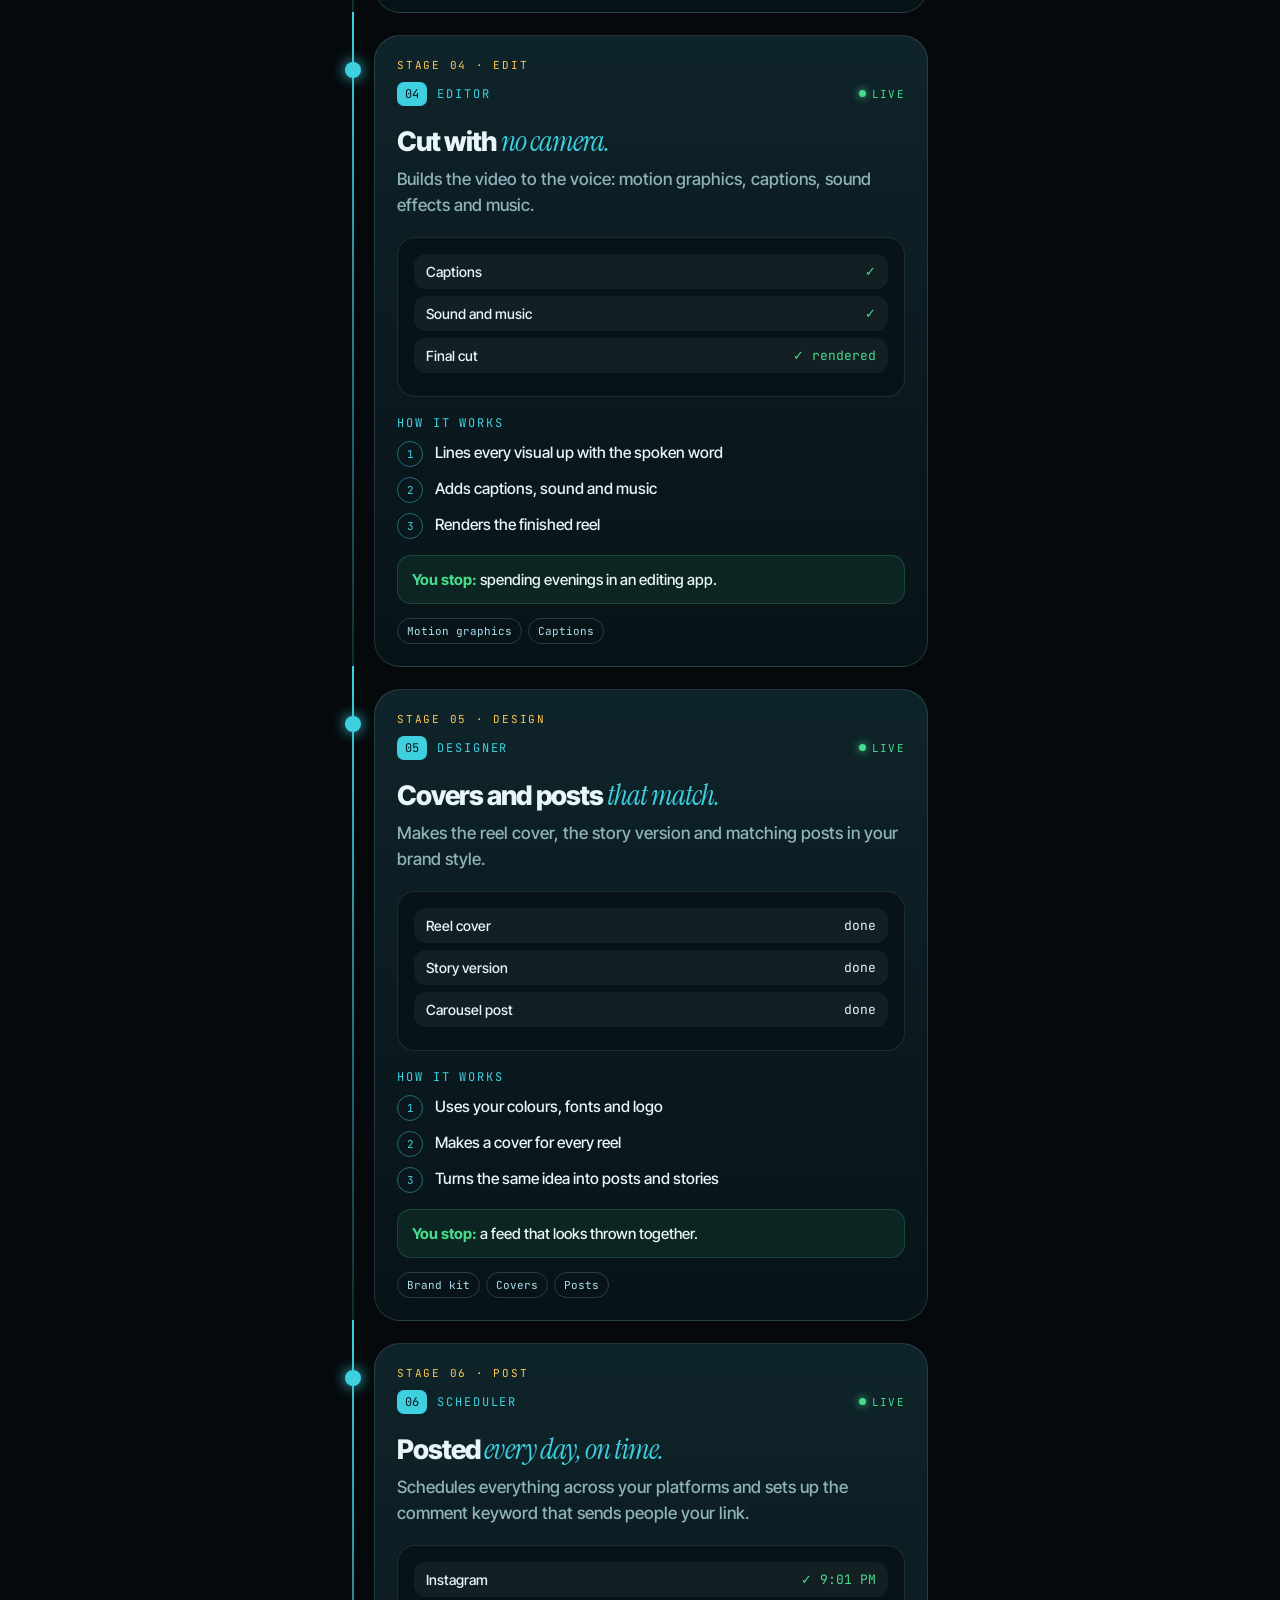
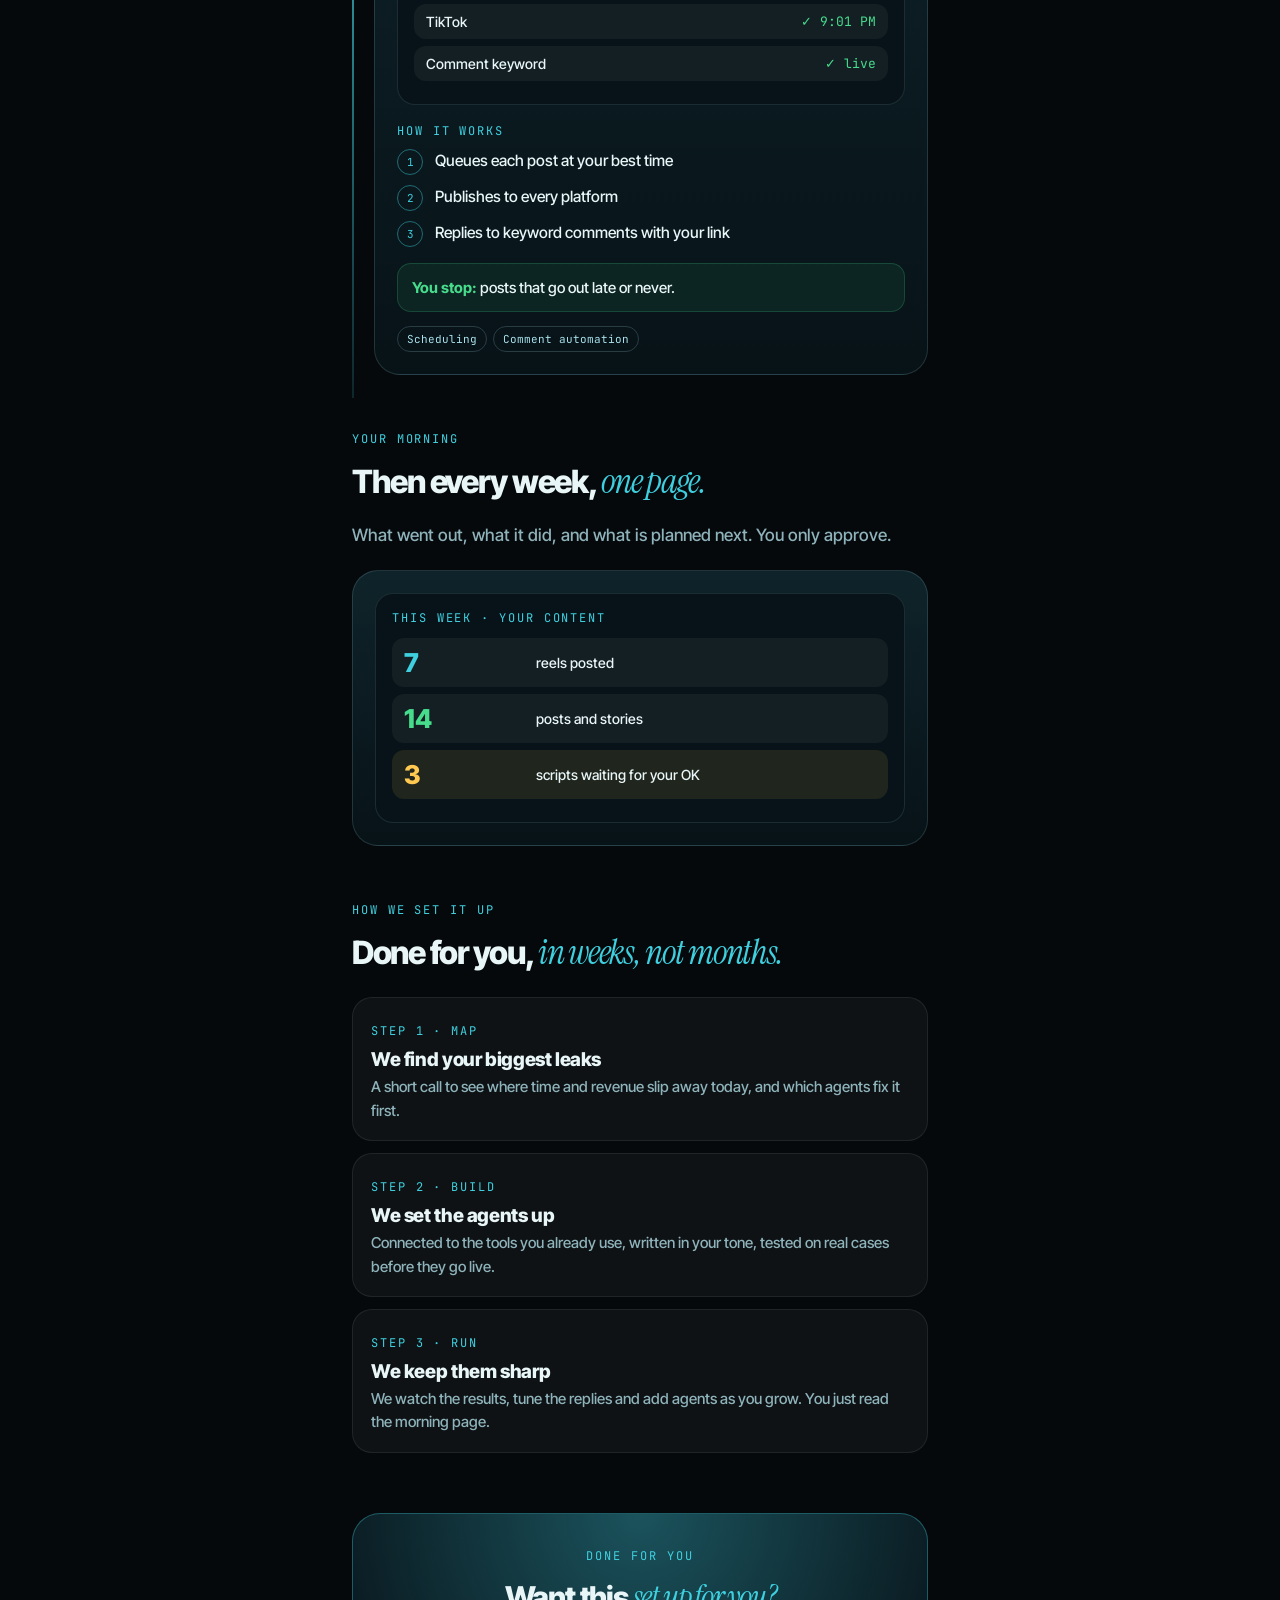
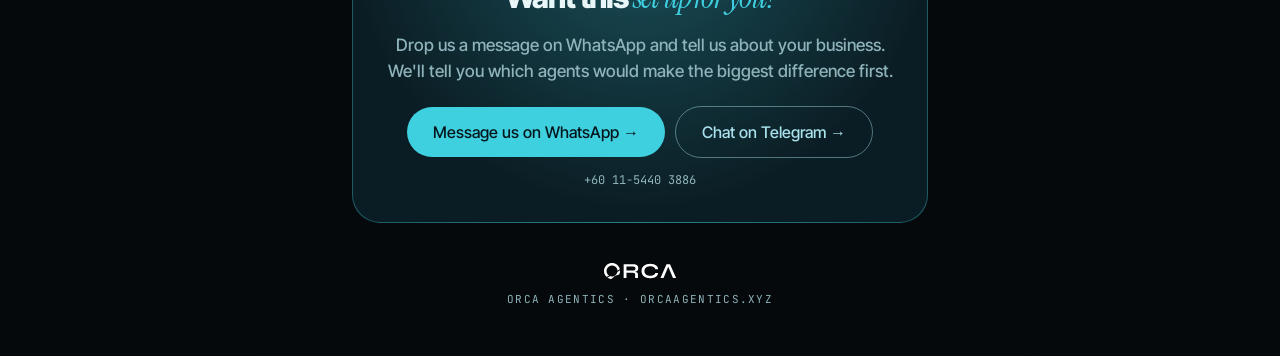
<file: map/content/index.html>
<!doctype html><html lang="en"><head><meta charset="utf-8"><meta name="viewport" content="width=device-width,initial-scale=1">
<title>The Content Team: six AI agents, one system · Orca Agentics</title><meta name="description" content="Follow one video from idea to posted, and see the AI agent behind every step: research, script, voice, edit, design and scheduling.">
<meta property="og:title" content="The Content Team: six AI agents, one system"><meta property="og:description" content="Follow one video from idea to posted, and see the AI agent behind every step: research, script, voice, edit, design and scheduling.">
<meta property="og:image" content="https://orcaagentics.xyz/map/content/og.png"><meta property="og:url" content="https://orcaagentics.xyz/map/content/">
<meta name="twitter:card" content="summary_large_image"><meta name="theme-color" content="#05090b">

<style>@font-face{font-family:IT;src:url(../fonts/inter-tight-latin-500-normal.woff2);font-weight:400 600;font-display:swap}
@font-face{font-family:IT;src:url(../fonts/inter-tight-latin-700-normal.woff2);font-weight:700;font-display:swap}
@font-face{font-family:IT;src:url(../fonts/inter-tight-latin-800-normal.woff2);font-weight:800 900;font-display:swap}
@font-face{font-family:IS;src:url(../fonts/instrument-serif-latin-400-italic.woff2);font-style:italic;font-display:swap}
@font-face{font-family:JB;src:url(../fonts/jetbrains-mono-latin-400-normal.woff2);font-weight:400 700;font-display:swap}

*{margin:0;padding:0;box-sizing:border-box}
:root{--ink:#e9f6f8;--dim:#8fb3bb;--teal:#3fd0e0;--ice:#a9e1ec;--ok:#46dc8c;--warn:#ffc850;--bad:#ff6b6b}
html{background:#05090b;color:var(--ink);font:400 17px/1.55 IT;-webkit-font-smoothing:antialiased}
body{background:radial-gradient(900px 700px at 50% -5%,#12303a,transparent 70%),#05090b;overflow-x:hidden}
.w{max-width:620px;margin:0 auto;padding:0 22px}
em{font:italic 400 1.08em IS;color:var(--teal)}
.mono{font:500 12px JB;letter-spacing:.16em;text-transform:uppercase;color:var(--teal)}
nav{display:flex;align-items:center;justify-content:space-between;padding:22px 0}
nav svg{height:22px;width:auto}nav svg *{fill:#fff}
.pill{display:inline-flex;align-items:center;gap:8px;padding:9px 16px;border-radius:99px;font:600 14px IT;text-decoration:none;color:#04161b;background:var(--teal)}
.hero{padding:34px 0 10px;text-align:center}
.hero h1{font:800 44px/1.02 IT;letter-spacing:-.045em;margin:16px 0 14px}
.hero h1 em{font-size:1.12em;letter-spacing:-.01em}
.hero p{color:var(--dim);max-width:440px;margin:0 auto}
.meta{display:flex;justify-content:center;gap:18px;margin-top:18px;color:var(--ice);font:500 12px JB;letter-spacing:.1em}
/* map */
.map{position:relative;margin:40px auto 10px;width:100%;max-width:520px;aspect-ratio:1}
.map .hub{position:absolute;left:50%;top:50%;width:34%;aspect-ratio:1;transform:translate(-50%,-50%);border-radius:50%;
 display:flex;flex-direction:column;align-items:center;justify-content:center;background:radial-gradient(circle,rgba(63,208,224,.28),rgba(63,208,224,.04) 70%);border:1px solid rgba(169,225,236,.25)}
.map .hub svg{width:56%;height:auto}
.map .hub span{font:500 9px JB;letter-spacing:.2em;color:var(--ice);margin-top:4px}
.map svg.wires{position:absolute;inset:0;width:100%;height:100%}
.wires line{stroke:rgba(169,225,236,.25);stroke-width:1;stroke-dasharray:3 5;animation:flow 1.6s linear infinite}
@keyframes flow{to{stroke-dashoffset:-16}}
.chip{position:absolute;transform:translate(-50%,-50%);display:flex;align-items:center;gap:6px;padding:8px 11px;border-radius:12px;white-space:nowrap;
 background:linear-gradient(180deg,#173a45,#0b1d24);border:1px solid rgba(169,225,236,.22);font:700 12.5px IT;color:var(--ink);text-decoration:none;box-shadow:0 10px 30px rgba(0,0,0,.4)}
.chip b{font:600 10px JB;color:#04161b;background:var(--teal);padding:2px 5px;border-radius:5px}
.chip i{width:7px;height:7px;border-radius:50%;background:var(--ok);box-shadow:0 0 8px var(--ok);animation:blink 2s infinite}
@keyframes blink{50%{opacity:.3}}
/* pipeline layout */
.steps-h{display:flex;gap:6px;overflow-x:auto;margin:34px -22px 0;padding:0 22px 6px;scrollbar-width:none}
.stp{flex:none;display:flex;flex-direction:column;gap:6px;padding:12px 14px;border-radius:14px;min-width:104px;text-decoration:none;color:var(--ink);
 background:linear-gradient(180deg,#173a45,#0b1d24);border:1px solid rgba(169,225,236,.2);font:700 13px IT}
.stp b{font:600 10px JB;color:#04161b;background:var(--teal);padding:2px 5px;border-radius:5px;width:fit-content}
.lead{margin-top:18px}.lc{position:relative;margin-top:10px;padding:16px 18px;border-radius:18px;background:linear-gradient(180deg,#1d5160,#0e2b33);border:2px solid var(--teal);box-shadow:0 0 30px rgba(63,208,224,.35)}
.lc b{display:block;font:800 22px IT}.lc span{color:#bfe3ea;font-size:15px}
.lc i{position:absolute;right:16px;top:16px;width:9px;height:9px;border-radius:50%;background:var(--ok);box-shadow:0 0 10px var(--ok);animation:blink 2s infinite}
.agent.tl{position:relative;margin-left:22px}
.agent.tl:before{content:'';position:absolute;left:-23px;top:-24px;bottom:-24px;width:2px;background:linear-gradient(var(--teal),rgba(63,208,224,.15))}
.agent.tl:after{content:'';position:absolute;left:-30px;top:26px;width:16px;height:16px;border-radius:50%;background:var(--teal);box-shadow:0 0 14px var(--teal)}
.stage{font:500 11px JB;letter-spacing:.16em;color:var(--warn);margin-bottom:10px}
/* sections */
section{padding:56px 0 0}
h2{font:800 32px/1.08 IT;letter-spacing:-.04em;margin:12px 0 14px}
.lead{color:var(--dim)}
.pain{display:grid;gap:10px;margin-top:22px}
.pain div{display:flex;gap:12px;align-items:flex-start;padding:14px 16px;border-radius:16px;background:rgba(255,255,255,.04);border:1px solid rgba(255,255,255,.07)}
.pain span{color:var(--bad);font-weight:800}
.agent{padding:22px;margin-top:22px;border-radius:26px;background:linear-gradient(180deg,rgba(23,58,69,.55),rgba(9,26,32,.6));border:1px solid rgba(169,225,236,.16)}
.agent .top{display:flex;align-items:center;gap:10px}
.agent .top .n{font:600 12px JB;color:#04161b;background:var(--teal);padding:4px 8px;border-radius:7px}
.agent .top .live{margin-left:auto;display:flex;align-items:center;gap:6px;font:500 11px JB;letter-spacing:.12em;color:var(--ok)}
.agent .top .live i{width:7px;height:7px;border-radius:50%;background:var(--ok);box-shadow:0 0 8px var(--ok);animation:blink 2s infinite}
.agent h3{font:800 27px/1.1 IT;letter-spacing:-.035em;margin:16px 0 6px}
.agent .what{color:var(--dim)}
.mock{margin:18px 0;padding:16px;border-radius:18px;background:#071318;border:1px solid rgba(169,225,236,.12)}
.mb{padding:9px 13px;border-radius:15px;font:500 14.5px/1.35 IT;margin-bottom:8px;max-width:84%;width:fit-content}
.mi{background:rgba(255,255,255,.08)}.mo{background:#1f8f86;margin-left:auto}
.mr{display:flex;align-items:center;gap:8px;padding:9px 12px;border-radius:12px;background:rgba(255,255,255,.05);font:600 14px IT;margin-bottom:7px}
.mr b{margin-left:auto;font:500 13px JB}
.big{font:800 46px/1 IT;letter-spacing:-.03em}
.sm{font:500 12px JB;color:var(--dim)}
.bars{display:flex;align-items:flex-end;gap:7px;height:90px;margin-bottom:10px}.bars i{flex:1;border-radius:5px;background:var(--teal)}
.mv{display:flex;align-items:center;gap:10px;font:600 14px IT;margin-bottom:10px}.mv span{width:84px}.mv div{flex:1;height:9px;border-radius:5px;background:rgba(255,255,255,.08)}.mv u{display:block;height:100%;border-radius:5px}
.grid{display:grid;grid-template-columns:repeat(7,1fr);gap:5px}.grid i{height:26px;border-radius:6px;background:rgba(255,255,255,.06)}.grid i.s{background:#1f8f86}
.steps{list-style:none;counter-reset:s;display:grid;gap:10px;margin-top:4px}
.steps li{counter-increment:s;display:flex;gap:12px;font-size:15.5px}
.steps li:before{content:counter(s);flex:none;width:24px;height:24px;border-radius:50%;display:grid;place-items:center;font:600 11px JB;color:var(--teal);border:1px solid rgba(63,208,224,.45)}
.stop{margin-top:16px;padding:12px 14px;border-radius:14px;background:rgba(70,220,140,.08);border:1px solid rgba(70,220,140,.2);font-size:15px}
.stop b{color:var(--ok)}
.tags{display:flex;flex-wrap:wrap;gap:6px;margin-top:14px}.tags span{font:500 11px JB;color:var(--ice);padding:5px 9px;border-radius:99px;border:1px solid rgba(169,225,236,.2)}
.how{display:grid;gap:12px;margin-top:22px}
.how div{padding:18px;border-radius:20px;background:rgba(255,255,255,.04);border:1px solid rgba(255,255,255,.08)}
.how h4{font:800 19px IT;letter-spacing:-.02em;margin:6px 0 4px}.how p{color:var(--dim);font-size:15px}
.cta{margin:60px 0 0;padding:34px 24px;border-radius:28px;text-align:center;background:radial-gradient(circle at 50% 0%,rgba(63,208,224,.3),transparent 70%),#0b1d24;border:1px solid rgba(63,208,224,.35)}
.cta h2{font-size:30px}.cta p{color:var(--dim);margin-bottom:22px}
.cta .pill{font-size:16px;padding:15px 26px}
footer{padding:40px 0 50px;text-align:center;color:var(--dim);font:500 11px JB;letter-spacing:.12em}
footer svg{height:16px;width:auto;margin-bottom:10px}footer svg *{fill:#fff}
.rv{opacity:0;transform:translateY(24px);filter:blur(8px);transition:all .9s cubic-bezier(.2,.7,.2,1)}.rv.in{opacity:1;transform:none;filter:none}
@media (prefers-reduced-motion:reduce){.rv{opacity:1;transform:none;filter:none}*{animation:none!important}}
</style></head><body><div class="w">
<nav><a href="/" aria-label="Orca Agentics home"><svg xmlns="http://www.w3.org/2000/svg" viewBox="0 0 1694.9 376.1" width="1694.9" height="376.1"><path d="M375.8 168.7l.9 11.5 .2 7.4 -.1 6.6 -.8 12.3 -1.6 12.2 -1.1 6.5 -1.2 5.6 -3.2 12 -2 6.2 -2.2 6.2 -2.8 6.9 -2.2 5 -10.7 4.9 -11.4 4.5 -11.6 4.1 -27.8 9 -15.1 5.6 -6.3 2.6 -6.9 3.1 -6.1 3 -5.9 3.3 -5.8 3.5 -5.7 3.7 -6.2 4.3 -6.7 5.1 -5.3 4.3 -7 6 -20.6 18.5 -9.3 8.1 -10.1 8.1 -10.2 7.3 -5.5-.6 -7.3-1.1 -6.5-1.1 -6.5-1.4 -11.1-3 -6.2-2 -6.2-2.2 -11.4-4.8 -6.7-3.2 -5.8-3 -10.6-6.3 -9.7-6.6 10.6-3.6 10-3.7 7.8-3.2 8.2-3.7 7.4-3.8 7.8-4.6 8.3-5.3 6.1-4.4 6.7 2.3 6 1.7 7 1.6 6.7 1.2 7.2 .8 7.8 .4 7.2 0 7.3-.4 7.2-.8 6.6-1.2 7.7-1.7 6.4-1.9 6.3-2.2 6.8-2.8 6.5-3.1 5.9-3.3 6.2-3.8 6.4-4.5 4.8-3.8 5.4-4.8 5.6-5.6 4.5-4.9 4.9-6.1 3.6-5 3.9-6.2 3.5-6.3 3.2-6.5 2.5-5.7 2.3-6.3 2.1-6.9 1.5-6 1.4-7 8.2-3.7 7.4-3.8 7.8-4.6 7-4.5 6.8-4.8 7.2-5.5 8.3-6.9 8.3-7.3zM96.4 24l10.2-5.3 9-4 10.7-4.2 9.4-3 11.1-2.9 9.7-1.9 9.8-1.4 11.5-1 9.8-.3 10.7 .3 11.5 .9 10.6 1.5 10.4 2.1 10.4 2.7 10.9 3.6 10 3.9 9.7 4.4 10.1 5.4 9.2 5.6 8.8 6.1 8.4 6.5 7.5 6.5 7.6 7.4 7.8 8.5 7.2 9 5.8 8 5.8 9 4.8 8.6 5.1 10.3 3.9 9.1 3.9 10.8 3 10.2 -17.4 15.5 -6.5 5.3 -5.4 4.2 -5.5 4.1 -6.9 4.6 -6.4 3.9 -6.2 3.5 -.7-8.1 -1.3-8.3 -1.6-7.7 -2.3-8 -2.8-7.9 -3.1-7.2 -4.1-8 -4-6.7 -4.4-6.5 -5.1-6.6 -5.2-5.9 -6.4-6.3 -5.9-5.1 -5.7-4.4 -6-4.1 -8.2-4.9 -7.5-3.7 -7.7-3.3 -8-2.7 -7-2 -7.6-1.7 -8.3-1.2 -8.3-.7 -8.4-.2 -7.9 .3 -8.8 1 -7.8 1.4 -7.6 1.8 -8 2.5 -8.3 3.2 -7.6 3.5 -6.9 3.7 -7.6 4.8 -5.9 4.3 -6.5 5.3 -5.7 5.3 -5.4 5.7 -5 6 -5.3 7.2 -4.2 6.6 -3.3 5.9 -3.6 7.5 -3.4 8.3 -2.4 7.4 -2 7.6 -1.5 7.7 -1.3 9.4 -.5 8.4 .1 8.4 .6 8.3 1.2 8.3 1.4 7.2 2 7.5 2.6 8 3.2 7.8 3.4 7 4.1 7.3 4.6 7 4.7 6.3 5.4 6.4 5.8 6 5.8 5.3 6.1 4.9 7.1 5 -6 3.6 -6.7 3.6 -6.1 3 -7.6 3.4 -7 2.9 -9.4 3.4 -19.8 6.6 -8-8.4 -6.3-7.5 -6.5-8.5 -6.4-9.6 -5.8-9.9 -4.8-9.6 -4.6-10.5 -3.4-9.3 -3.4-11 -2.5-10.4 -1.8-9.7 -1.4-11.4 -.7-9.8 -.2-12.4 .3-5.7 .4-6.6 1.1-9.8 1.8-10.5 2.4-10.4 3.2-11.1 3.9-10.8 4.6-10.6 4.7-9.6 5.4-9.2 5.3-8.3 5.8-8 7.3-8.9 7.3-7.9 7.6-7.4 8.1-7 7.8-6 9.5-6.5z" fill="#ffffff"/><path d="M1095.1 20.2l6.7 .2 6.5 .3 6.4 .4 6.3 .6 6.2 .6 6 .8 6 .8 5.8 1 5.7 1.2 5.6 1.2 5.5 1.3 5.4 1.5 5.3 1.6 5.1 1.7 5 1.8 4.9 1.9 4.8 2 4.6 2.2 4.6 2.2 4.3 2.3 4.3 2.4 4.1 2.6 4 2.6 3.8 2.7 3.8 2.8 3.6 2.9 3.4 3.1 3.4 3.1 3.2 3.2 3 3.3 3 3.4 2.8 3.6 2.6 3.6 2.5 3.7 2.4 3.8 2.2 3.8 2.1 4 1.9 4.1 1.7 4.1 1.6 4.3 1.5 4.3 1.3 4.5 1.2 4.5 1 4.6 .9 4.7 .7 4.8 .6 4.9 -66 0 -.9-2.6 -.9-2.6 -3.1-7.4 -1.2-2.4 -1.3-2.3 -1.3-2.3 -1.4-2.2 -4.6-6.5 -1.7-2 -1.7-2.1 -1.8-1.9 -1.9-2 -1.9-1.8 -2-1.9 -2.1-1.7 -2.1-1.7 -2.3-1.7 -2.2-1.6 -2.4-1.5 -2.4-1.5 -7.7-4.1 -2.7-1.3 -2.7-1.2 -8.7-3.2 -3.1-1 -3.1-.9 -3.1-.8 -3.3-.8 -10.1-2 -3.6-.5 -3.6-.5 -3.6-.4 -3.8-.3 -3.8-.3 -3.9-.2 -3.9-.2 -4-.1 -14.2 .2 -4.9 .2 -4.9 .4 -4.8 .4 -4.7 .6 -4.6 .6 -4.5 .8 -4.5 .8 -4.4 1 -4.3 1 -4.2 1.2 -4.1 1.2 -4.1 1.3 -4 1.5 -3.9 1.5 -3.8 1.7 -3.8 1.7 -3.6 1.8 -3.4 2 -3.4 2 -3.3 2.1 -3.2 2.2 -3 2.3 -3 2.4 -2.8 2.5 -2.7 2.5 -2.6 2.7 -2.6 2.8 -2.3 2.8 -2.3 3 -2.2 3 -2.1 3.2 -1.9 3.2 -1.8 3.3 -1.7 3.5 -1.5 3.5 -1.4 3.6 -1.2 3.6 -1.2 3.8 -1 3.9 -.8 4 -.8 4 -.6 4.2 -.4 4.2 -.4 4.3 -.2 4.5 0 4.5 0 4.4 .2 4.4 .4 4.3 .4 4.2 .6 4.1 .8 4 .8 3.9 1 3.8 1.2 3.8 1.2 3.6 1.4 3.6 1.5 3.4 1.7 3.4 1.8 3.3 1.9 3.2 2.1 3.1 2.2 3 2.3 2.9 2.3 2.9 2.6 2.7 2.6 2.7 2.7 2.5 2.8 2.5 3 2.3 3 2.3 3.2 2.2 3.3 2.1 3.4 2 3.4 1.9 3.6 1.9 3.8 1.7 3.8 1.6 3.9 1.6 4 1.4 4.1 1.4 4.1 1.2 4.2 1.2 4.3 1 4.4 1 4.5 .8 4.5 .7 4.6 .7 4.7 .5 4.8 .5 4.9 .3 4.9 .3 5 .1 13.2 0 11.6-.7 11-1.2 10.3-1.8 9.6-2.3 9.1-2.9 8.4-3.5 7.8-3.8 7.2-4.4 6.6-4.9 6-5.4 5.5-5.8 4.8-6.2 4.3-6.5 3.7-6.8 1.1-2.4 1-2.4 1-2.4 .9-2.5 66 0 -.7 4.8 -.7 4.8 -1 4.6 -1 4.6 -1.2 4.4 -1.4 4.4 -1.5 4.3 -1.6 4.2 -1.8 4.1 -2 4 -2 4 -2.3 3.8 -2.3 3.8 -2.6 3.6 -2.6 3.6 -2.8 3.5 -3 3.4 -3 3.3 -3.2 3.1 -3.4 3.1 -3.4 3 -3.6 2.9 -3.7 2.8 -3.8 2.6 -4 2.6 -4.1 2.5 -4.2 2.4 -4.4 2.2 -4.5 2.2 -4.6 2.1 -4.7 1.9 -4.9 1.9 -5 1.7 -5.1 1.7 -5.3 1.5 -5.3 1.4 -5.5 1.3 -5.6 1.2 -5.7 1.1 -5.8 1 -5.9 .8 -6.1 .7 -6.1 .7 -6.3 .5 -6.4 .4 -6.5 .3 -6.7 .1 -6.7 .1 -5.7-.1 -5.6-.1 -5.5-.2 -5.5-.3 -5.4-.3 -5.4-.5 -5.3-.5 -5.2-.6 -5.2-.7 -15.1-2.6 -4.9-1 -4.9-1.2 -4.8-1.1 -4.8-1.3 -4.6-1.4 -4.6-1.4 -4.6-1.5 -4.4-1.6 -4.3-1.7 -4.3-1.8 -4.2-1.8 -4.1-1.9 -4-2 -4-2.1 -3.8-2.2 -3.8-2.3 -3.7-2.3 -3.6-2.4 -3.5-2.5 -3.5-2.6 -3.3-2.7 -3.3-2.7 -3.2-2.8 -3-2.9 -3-3 -2.9-3.1 -2.8-3.1 -2.7-3.3 -2.5-3.3 -2.5-3.4 -2.4-3.4 -2.4-3.6 -2.2-3.6 -2.1-3.7 -2-3.8 -1.9-3.9 -1.8-3.9 -1.7-4 -1.6-4.2 -1.5-4.2 -1.3-4.2 -1.3-4.4 -1.1-4.5 -1-4.5 -.8-4.6 -.8-4.7 -.7-4.8 -.5-4.9 -.4-4.9 -.3-5.1 -.2-5.1 0-5.2 0-5.2 .2-5.1 .3-5.1 .4-5 .5-4.8 .7-4.8 .8-4.8 .8-4.6 1-4.5 1.1-4.5 1.3-4.4 1.3-4.3 1.5-4.2 1.6-4.2 1.7-4 1.8-4 1.9-3.9 2-3.8 2.1-3.8 2.2-3.6 2.4-3.6 2.4-3.5 2.5-3.4 2.5-3.3 2.7-3.3 2.8-3.2 2.9-3.1 3-3 3-2.9 3.2-2.9 3.3-2.8 3.3-2.7 3.5-2.6 3.5-2.5 3.6-2.5 3.7-2.3 3.8-2.3 3.8-2.2 4-2.1 4-2.1 4.1-1.9 4.2-1.9 4.3-1.8 4.3-1.7 4.4-1.7 4.6-1.5 4.6-1.5 4.6-1.4 4.8-1.3 4.8-1.2 4.9-1.1 4.9-1.1 5-.9 5-.9 5.1-.8 15.7-1.9 5.4-.5 5.4-.3 5.5-.3 5.5-.2 5.6-.2 5.7 0zM686 26.7l4.6 .2 4.5 .2 13 1 4.2 .5 4.1 .6 11.9 2.3 3.8 1 3.8 1 10.7 3.4 3.4 1.4 3.4 1.4 3.2 1.5 3.1 1.6 3.1 1.7 2.9 1.7 2.9 1.9 2.7 2 2.7 2 2.5 2.1 2.5 2.3 2.4 2.3 2.2 2.4 2.2 2.5 2.1 2.6 2 2.6 1.9 2.8 1.7 2.9 1.6 2.9 1.6 3.1 1.4 3.1 1.2 3.3 1.2 3.3 1 3.5 .9 3.5 .8 3.6 .7 3.7 .5 3.9 .4 3.9 .3 4 .2 4.1 .1 4.2 0 2.8 -.1 2.8 -.2 2.8 -.2 2.7 -.3 2.6 -.3 2.6 -.4 2.5 -.5 2.4 -.5 2.4 -.6 2.4 -.7 2.3 -.7 2.2 -.8 2.2 -.8 2.2 -.9 2.1 -1 2 -1 2 -1.1 1.9 -1.1 1.9 -1.2 1.8 -1.2 1.8 -1.3 1.7 -1.3 1.7 -1.4 1.7 -1.4 1.6 -1.5 1.5 -1.5 1.6 -1.5 1.4 -1.6 1.4 -1.7 1.4 -1.7 1.3 -1.8 1.3 -1.8 1.2 -5.6 3.5 -7.9 4.1 -2 .9 -2.1 .9 -6.5 2.5 -2.3 .8 -2.2 .7 -7 1.9 -7.1 1.7 -6.3 1.2 13.8 1.5 3.3 .5 3.1 .5 3.1 .6 2.9 .6 8.3 2.1 2.6 .8 2.5 .9 2.4 1 2.4 1 2.2 1.1 2.2 1.1 2 1.2 2 1.3 1.9 1.4 1.8 1.4 1.7 1.5 1.6 1.5 1.6 1.7 1.4 1.6 1.4 1.8 1.3 1.9 1.2 2 1 2 1.1 2.2 .9 2.3 .8 2.4 .8 2.5 .6 2.6 .6 2.7 .5 2.8 .9 9 .1 3.3 .1 3.3 0 77 -66.5 0 0-72.5 -.3-6.7 -.6-6 -1.2-5.5 -1.6-4.9 -.6-1.5 -.7-1.5 -.7-1.3 -.8-1.4 -.9-1.2 -.9-1.2 -1-1.2 -1.1-1.1 -1.2-1.1 -1.2-1 -1.4-.9 -1.4-1 -1.5-.8 -1.6-.8 -1.6-.8 -1.7-.7 -1.9-.7 -1.8-.6 -2-.6 -2.1-.5 -2.1-.5 -2.3-.4 -2.4-.5 -2.5-.4 -11.1-1.2 -13-.8 -14.8-.2 -125.5 0 0 119.5 -66.5 0 0-323.5 219.5 0zM528.4 83.7l0 95 153 0 3.4-.1 3.4-.1 3.2-.3 3.1-.4 3.1-.4 2.9-.6 2.8-.7 2.8-.8 2.6-.9 2.5-1 2.4-1.1 2.3-1.2 2.2-1.3 2.1-1.4 2-1.6 1.9-1.6 1.8-1.7 1.7-1.8 1.5-1.9 1.5-2 1.3-2 1.2-2.1 1.1-2.1 1-2.3 .9-2.3 .7-2.4 .6-2.5 .6-2.5 .4-2.6 .2-2.7 .2-2.8 .1-2.8 -.1-2.7 -.2-2.6 -.2-2.6 -.4-2.5 -.6-2.3 -.6-2.3 -.7-2.3 -.9-2.1 -1-2 -1.1-2 -1.2-1.9 -1.3-1.8 -1.5-1.7 -1.5-1.7 -1.7-1.5 -1.8-1.5 -1.9-1.4 -2-1.3 -2.1-1.2 -2.2-1.1 -2.3-1.1 -2.4-.9 -2.5-.9 -2.6-.7 -2.8-.7 -2.8-.6 -2.9-.5 -3.1-.4 -3.1-.3 -3.2-.2 -3.4-.2 -3.4 0zM1510.4 85.7l-110.5 264.5 -72.5 0 141.5-323.5 83 0 143 323.5 -73.5 0z" fill="#ffffff"/></svg></a><a class="pill" href="https://wa.me/601154403886?text=Hi%20Orca%2C%20I%20saw%20the%20six-agent%20content%20team%20and%20I%27d%20like%20this%20set%20up%20for%20me.">WhatsApp us</a></nav>
<header class="hero"><div class="mono">Field guide · Content team system</div>
<h1>Six agents. <em>One content team.</em></h1><p>We follow one video from a trending idea to a posted reel, and show the agent behind each step.</p><div class="meta"><span>6 AGENTS</span><span>·</span><span>5 MIN READ</span></div></header>
<div class="steps-h rv"><a href="#a1" class="stp"><b>01</b><span>RESEARCH</span></a><a href="#a2" class="stp"><b>02</b><span>SCRIPT</span></a><a href="#a3" class="stp"><b>03</b><span>VOICE</span></a><a href="#a4" class="stp"><b>04</b><span>EDIT</span></a><a href="#a5" class="stp"><b>05</b><span>DESIGN</span></a><a href="#a6" class="stp"><b>06</b><span>POST</span></a></div><div class="lead rv"><div class="mono">The lead we follow</div><div class="lc"><b>Your business</b><span>"We need to post more."</span><i></i></div></div>
<section><div class="mono">The problem</div><h2>Most businesses don't post. <em>Not because they don't want to.</em></h2><p class="lead">Content takes a team: someone to find ideas, write, record, edit, design and post. Most businesses have none of those people, so the page goes quiet.</p><div class="pain"><div><span>✕</span>No time to work out what to post</div><div><span>✕</span>Scripts that never get written</div><div><span>✕</span>Nobody wants to be on camera</div><div><span>✕</span>Editing that takes a whole evening</div><div><span>✕</span>Posts that go out late, or not at all</div></div></section>
<section><div class="mono">The agents</div><h2>One job each. <em>All running together.</em></h2><p class="lead">One agent per step, all working from the same brand kit. Tap a step above to jump to it.</p><div class="agent rv tl" id="a1"><div class="stage">STAGE 01 · RESEARCH</div><div class="top"><span class="n">01</span><span class="mono">Researcher</span><span class="live"><i></i>LIVE</span></div>
<h3>Knows what's <em>trending.</em></h3><p class="what">Scans your industry and your competitors every day and picks the ideas already getting views.</p><div class="mock"><div class="mr">AI search<b style="color:#46dc8c">&#9650; rising</b></div><div class="mr">Short video<b style="color:#46dc8c">&#9650; rising</b></div><div class="sm">3 ideas picked for this week</div></div>
<div class="mono" style="margin-bottom:10px">How it works</div><ol class="steps"><li>Watches the accounts and topics in your space</li><li>Ranks what is getting views right now</li><li>Hands the best ideas to the scriptwriter</li></ol>
<div class="stop"><b>You stop:</b> guessing what to post.</div><div class="tags"><span>Trend research</span><span>Competitor watch</span></div></div><div class="agent rv tl" id="a2"><div class="stage">STAGE 02 · SCRIPT</div><div class="top"><span class="n">02</span><span class="mono">Scriptwriter</span><span class="live"><i></i>LIVE</span></div>
<h3>Writes it <em>in your voice.</em></h3><p class="what">Turns each idea into a short script with a hook, the body and a call to action, in your brand's tone.</p><div class="mock"><div class="mr">Hook<b>written</b></div><div class="mr">Body<b>written</b></div><div class="mr">Call to action<b>written</b></div></div>
<div class="mono" style="margin-bottom:10px">How it works</div><ol class="steps"><li>Reads your brand kit and past posts</li><li>Writes the hook first, then the body</li><li>You approve it before anything is made</li></ol>
<div class="stop"><b>You stop:</b> staring at a blank page.</div><div class="tags"><span>Brand kit</span><span>Scripts</span></div></div><div class="agent rv tl" id="a3"><div class="stage">STAGE 03 · VOICE</div><div class="top"><span class="n">03</span><span class="mono">Voice</span><span class="live"><i></i>LIVE</span></div>
<h3>Recorded with <em>no microphone.</em></h3><p class="what">Reads the approved script in a natural AI voice, or a clone of your own.</p><div class="mock"><div class="mr">Voiceover<b style="color:#46dc8c">&#10003; ready</b></div><div class="sm">no studio, no retakes</div></div>
<div class="mono" style="margin-bottom:10px">How it works</div><ol class="steps"><li>Takes the approved script</li><li>Generates the voiceover</li><li>Marks every word's timing for the editor</li></ol>
<div class="stop"><b>You stop:</b> booking time to record.</div><div class="tags"><span>AI voice</span><span>Voice clone</span></div></div><div class="agent rv tl" id="a4"><div class="stage">STAGE 04 · EDIT</div><div class="top"><span class="n">04</span><span class="mono">Editor</span><span class="live"><i></i>LIVE</span></div>
<h3>Cut with <em>no camera.</em></h3><p class="what">Builds the video to the voice: motion graphics, captions, sound effects and music.</p><div class="mock"><div class="mr">Captions<b style="color:#46dc8c">&#10003;</b></div><div class="mr">Sound and music<b style="color:#46dc8c">&#10003;</b></div><div class="mr">Final cut<b style="color:#46dc8c">&#10003; rendered</b></div></div>
<div class="mono" style="margin-bottom:10px">How it works</div><ol class="steps"><li>Lines every visual up with the spoken word</li><li>Adds captions, sound and music</li><li>Renders the finished reel</li></ol>
<div class="stop"><b>You stop:</b> spending evenings in an editing app.</div><div class="tags"><span>Motion graphics</span><span>Captions</span></div></div><div class="agent rv tl" id="a5"><div class="stage">STAGE 05 · DESIGN</div><div class="top"><span class="n">05</span><span class="mono">Designer</span><span class="live"><i></i>LIVE</span></div>
<h3>Covers and posts <em>that match.</em></h3><p class="what">Makes the reel cover, the story version and matching posts in your brand style.</p><div class="mock"><div class="mr">Reel cover<b>done</b></div><div class="mr">Story version<b>done</b></div><div class="mr">Carousel post<b>done</b></div></div>
<div class="mono" style="margin-bottom:10px">How it works</div><ol class="steps"><li>Uses your colours, fonts and logo</li><li>Makes a cover for every reel</li><li>Turns the same idea into posts and stories</li></ol>
<div class="stop"><b>You stop:</b> a feed that looks thrown together.</div><div class="tags"><span>Brand kit</span><span>Covers</span><span>Posts</span></div></div><div class="agent rv tl" id="a6"><div class="stage">STAGE 06 · POST</div><div class="top"><span class="n">06</span><span class="mono">Scheduler</span><span class="live"><i></i>LIVE</span></div>
<h3>Posted <em>every day, on time.</em></h3><p class="what">Schedules everything across your platforms and sets up the comment keyword that sends people your link.</p><div class="mock"><div class="mr">Instagram<b style="color:#46dc8c">&#10003; 9:01 PM</b></div><div class="mr">TikTok<b style="color:#46dc8c">&#10003; 9:01 PM</b></div><div class="mr">Comment keyword<b style="color:#46dc8c">&#10003; live</b></div></div>
<div class="mono" style="margin-bottom:10px">How it works</div><ol class="steps"><li>Queues each post at your best time</li><li>Publishes to every platform</li><li>Replies to keyword comments with your link</li></ol>
<div class="stop"><b>You stop:</b> posts that go out late or never.</div><div class="tags"><span>Scheduling</span><span>Comment automation</span></div></div></section>
<section><div class="mono">Your morning</div><h2>Then every week, <em>one page.</em></h2><p class="lead">What went out, what it did, and what is planned next. You only approve.</p>
<div class="agent rv"><div class="mock" style="margin:0"><div class="mono" style="margin-bottom:12px">This week · your content</div><div class="mr"><b style="margin:0;font:800 26px IT;color:#3fd0e0;width:124px">7</b>reels posted</div><div class="mr"><b style="margin:0;font:800 26px IT;color:#46dc8c;width:124px">14</b>posts and stories</div><div class="mr" style="background:rgba(255,200,80,.1)"><b style="margin:0;font:800 26px IT;color:#ffc850;width:124px">3</b>scripts waiting for your OK</div></div></div></section>
<section><div class="mono">How we set it up</div><h2>Done for you, <em>in weeks, not months.</em></h2><div class="how">
<div class="rv"><span class="mono">Step 1 · Map</span><h4>We find your biggest leaks</h4><p>A short call to see where time and revenue slip away today, and which agents fix it first.</p></div>
<div class="rv"><span class="mono">Step 2 · Build</span><h4>We set the agents up</h4><p>Connected to the tools you already use, written in your tone, tested on real cases before they go live.</p></div>
<div class="rv"><span class="mono">Step 3 · Run</span><h4>We keep them sharp</h4><p>We watch the results, tune the replies and add agents as you grow. You just read the morning page.</p></div></div></section>
<div class="cta rv"><div class="mono">Done for you</div><h2>Want this <em>set up for you?</em></h2>
<p>Drop us a message on WhatsApp and tell us about your business. We'll tell you which agents would make the biggest difference first.</p>
<a class="pill" href="https://wa.me/601154403886?text=Hi%20Orca%2C%20I%20saw%20the%20six-agent%20content%20team%20and%20I%27d%20like%20this%20set%20up%20for%20me.">Message us on WhatsApp →</a><a class="pill" style="margin-left:10px;background:transparent;border:1px solid rgba(169,225,236,.45);color:#a9e1ec" href="https://t.me/OrcaEchoBot?start=content">Chat on Telegram →</a><div class="sm" style="margin-top:14px">+60 11-5440 3886</div></div>
<footer><svg xmlns="http://www.w3.org/2000/svg" viewBox="0 0 1694.9 376.1" width="1694.9" height="376.1"><path d="M375.8 168.7l.9 11.5 .2 7.4 -.1 6.6 -.8 12.3 -1.6 12.2 -1.1 6.5 -1.2 5.6 -3.2 12 -2 6.2 -2.2 6.2 -2.8 6.9 -2.2 5 -10.7 4.9 -11.4 4.5 -11.6 4.1 -27.8 9 -15.1 5.6 -6.3 2.6 -6.9 3.1 -6.1 3 -5.9 3.3 -5.8 3.5 -5.7 3.7 -6.2 4.3 -6.7 5.1 -5.3 4.3 -7 6 -20.6 18.5 -9.3 8.1 -10.1 8.1 -10.2 7.3 -5.5-.6 -7.3-1.1 -6.5-1.1 -6.5-1.4 -11.1-3 -6.2-2 -6.2-2.2 -11.4-4.8 -6.7-3.2 -5.8-3 -10.6-6.3 -9.7-6.6 10.6-3.6 10-3.7 7.8-3.2 8.2-3.7 7.4-3.8 7.8-4.6 8.3-5.3 6.1-4.4 6.7 2.3 6 1.7 7 1.6 6.7 1.2 7.2 .8 7.8 .4 7.2 0 7.3-.4 7.2-.8 6.6-1.2 7.7-1.7 6.4-1.9 6.3-2.2 6.8-2.8 6.5-3.1 5.9-3.3 6.2-3.8 6.4-4.5 4.8-3.8 5.4-4.8 5.6-5.6 4.5-4.9 4.9-6.1 3.6-5 3.9-6.2 3.5-6.3 3.2-6.5 2.5-5.7 2.3-6.3 2.1-6.9 1.5-6 1.4-7 8.2-3.7 7.4-3.8 7.8-4.6 7-4.5 6.8-4.8 7.2-5.5 8.3-6.9 8.3-7.3zM96.4 24l10.2-5.3 9-4 10.7-4.2 9.4-3 11.1-2.9 9.7-1.9 9.8-1.4 11.5-1 9.8-.3 10.7 .3 11.5 .9 10.6 1.5 10.4 2.1 10.4 2.7 10.9 3.6 10 3.9 9.7 4.4 10.1 5.4 9.2 5.6 8.8 6.1 8.4 6.5 7.5 6.5 7.6 7.4 7.8 8.5 7.2 9 5.8 8 5.8 9 4.8 8.6 5.1 10.3 3.9 9.1 3.9 10.8 3 10.2 -17.4 15.5 -6.5 5.3 -5.4 4.2 -5.5 4.1 -6.9 4.6 -6.4 3.9 -6.2 3.5 -.7-8.1 -1.3-8.3 -1.6-7.7 -2.3-8 -2.8-7.9 -3.1-7.2 -4.1-8 -4-6.7 -4.4-6.5 -5.1-6.6 -5.2-5.9 -6.4-6.3 -5.9-5.1 -5.7-4.4 -6-4.1 -8.2-4.9 -7.5-3.7 -7.7-3.3 -8-2.7 -7-2 -7.6-1.7 -8.3-1.2 -8.3-.7 -8.4-.2 -7.9 .3 -8.8 1 -7.8 1.4 -7.6 1.8 -8 2.5 -8.3 3.2 -7.6 3.5 -6.9 3.7 -7.6 4.8 -5.9 4.3 -6.5 5.3 -5.7 5.3 -5.4 5.7 -5 6 -5.3 7.2 -4.2 6.6 -3.3 5.9 -3.6 7.5 -3.4 8.3 -2.4 7.4 -2 7.6 -1.5 7.7 -1.3 9.4 -.5 8.4 .1 8.4 .6 8.3 1.2 8.3 1.4 7.2 2 7.5 2.6 8 3.2 7.8 3.4 7 4.1 7.3 4.6 7 4.7 6.3 5.4 6.4 5.8 6 5.8 5.3 6.1 4.9 7.1 5 -6 3.6 -6.7 3.6 -6.1 3 -7.6 3.4 -7 2.9 -9.4 3.4 -19.8 6.6 -8-8.4 -6.3-7.5 -6.5-8.5 -6.4-9.6 -5.8-9.9 -4.8-9.6 -4.6-10.5 -3.4-9.3 -3.4-11 -2.5-10.4 -1.8-9.7 -1.4-11.4 -.7-9.8 -.2-12.4 .3-5.7 .4-6.6 1.1-9.8 1.8-10.5 2.4-10.4 3.2-11.1 3.9-10.8 4.6-10.6 4.7-9.6 5.4-9.2 5.3-8.3 5.8-8 7.3-8.9 7.3-7.9 7.6-7.4 8.1-7 7.8-6 9.5-6.5z" fill="#ffffff"/><path d="M1095.1 20.2l6.7 .2 6.5 .3 6.4 .4 6.3 .6 6.2 .6 6 .8 6 .8 5.8 1 5.7 1.2 5.6 1.2 5.5 1.3 5.4 1.5 5.3 1.6 5.1 1.7 5 1.8 4.9 1.9 4.8 2 4.6 2.2 4.6 2.2 4.3 2.3 4.3 2.4 4.1 2.6 4 2.6 3.8 2.7 3.8 2.8 3.6 2.9 3.4 3.1 3.4 3.1 3.2 3.2 3 3.3 3 3.4 2.8 3.6 2.6 3.6 2.5 3.7 2.4 3.8 2.2 3.8 2.1 4 1.9 4.1 1.7 4.1 1.6 4.3 1.5 4.3 1.3 4.5 1.2 4.5 1 4.6 .9 4.7 .7 4.8 .6 4.9 -66 0 -.9-2.6 -.9-2.6 -3.1-7.4 -1.2-2.4 -1.3-2.3 -1.3-2.3 -1.4-2.2 -4.6-6.5 -1.7-2 -1.7-2.1 -1.8-1.9 -1.9-2 -1.9-1.8 -2-1.9 -2.1-1.7 -2.1-1.7 -2.3-1.7 -2.2-1.6 -2.4-1.5 -2.4-1.5 -7.7-4.1 -2.7-1.3 -2.7-1.2 -8.7-3.2 -3.1-1 -3.1-.9 -3.1-.8 -3.3-.8 -10.1-2 -3.6-.5 -3.6-.5 -3.6-.4 -3.8-.3 -3.8-.3 -3.9-.2 -3.9-.2 -4-.1 -14.2 .2 -4.9 .2 -4.9 .4 -4.8 .4 -4.7 .6 -4.6 .6 -4.5 .8 -4.5 .8 -4.4 1 -4.3 1 -4.2 1.2 -4.1 1.2 -4.1 1.3 -4 1.5 -3.9 1.5 -3.8 1.7 -3.8 1.7 -3.6 1.8 -3.4 2 -3.4 2 -3.3 2.1 -3.2 2.2 -3 2.3 -3 2.4 -2.8 2.5 -2.7 2.5 -2.6 2.7 -2.6 2.8 -2.3 2.8 -2.3 3 -2.2 3 -2.1 3.2 -1.9 3.2 -1.8 3.3 -1.7 3.5 -1.5 3.5 -1.4 3.6 -1.2 3.6 -1.2 3.8 -1 3.9 -.8 4 -.8 4 -.6 4.2 -.4 4.2 -.4 4.3 -.2 4.5 0 4.5 0 4.4 .2 4.4 .4 4.3 .4 4.2 .6 4.1 .8 4 .8 3.9 1 3.8 1.2 3.8 1.2 3.6 1.4 3.6 1.5 3.4 1.7 3.4 1.8 3.3 1.9 3.2 2.1 3.1 2.2 3 2.3 2.9 2.3 2.9 2.6 2.7 2.6 2.7 2.7 2.5 2.8 2.5 3 2.3 3 2.3 3.2 2.2 3.3 2.1 3.4 2 3.4 1.9 3.6 1.9 3.8 1.7 3.8 1.6 3.9 1.6 4 1.4 4.1 1.4 4.1 1.2 4.2 1.2 4.3 1 4.4 1 4.5 .8 4.5 .7 4.6 .7 4.7 .5 4.8 .5 4.9 .3 4.9 .3 5 .1 13.2 0 11.6-.7 11-1.2 10.3-1.8 9.6-2.3 9.1-2.9 8.4-3.5 7.8-3.8 7.2-4.4 6.6-4.9 6-5.4 5.5-5.8 4.8-6.2 4.3-6.5 3.7-6.8 1.1-2.4 1-2.4 1-2.4 .9-2.5 66 0 -.7 4.8 -.7 4.8 -1 4.6 -1 4.6 -1.2 4.4 -1.4 4.4 -1.5 4.3 -1.6 4.2 -1.8 4.1 -2 4 -2 4 -2.3 3.8 -2.3 3.8 -2.6 3.6 -2.6 3.6 -2.8 3.5 -3 3.4 -3 3.3 -3.2 3.1 -3.4 3.1 -3.4 3 -3.6 2.9 -3.7 2.8 -3.8 2.6 -4 2.6 -4.1 2.5 -4.2 2.4 -4.4 2.2 -4.5 2.2 -4.6 2.1 -4.7 1.9 -4.9 1.9 -5 1.7 -5.1 1.7 -5.3 1.5 -5.3 1.4 -5.5 1.3 -5.6 1.2 -5.7 1.1 -5.8 1 -5.9 .8 -6.1 .7 -6.1 .7 -6.3 .5 -6.4 .4 -6.5 .3 -6.7 .1 -6.7 .1 -5.7-.1 -5.6-.1 -5.5-.2 -5.5-.3 -5.4-.3 -5.4-.5 -5.3-.5 -5.2-.6 -5.2-.7 -15.1-2.6 -4.9-1 -4.9-1.2 -4.8-1.1 -4.8-1.3 -4.6-1.4 -4.6-1.4 -4.6-1.5 -4.4-1.6 -4.3-1.7 -4.3-1.8 -4.2-1.8 -4.1-1.9 -4-2 -4-2.1 -3.8-2.2 -3.8-2.3 -3.7-2.3 -3.6-2.4 -3.5-2.5 -3.5-2.6 -3.3-2.7 -3.3-2.7 -3.2-2.8 -3-2.9 -3-3 -2.9-3.1 -2.8-3.1 -2.7-3.3 -2.5-3.3 -2.5-3.4 -2.4-3.4 -2.4-3.6 -2.2-3.6 -2.1-3.7 -2-3.8 -1.9-3.9 -1.8-3.9 -1.7-4 -1.6-4.2 -1.5-4.2 -1.3-4.2 -1.3-4.4 -1.1-4.5 -1-4.5 -.8-4.6 -.8-4.7 -.7-4.8 -.5-4.9 -.4-4.9 -.3-5.1 -.2-5.1 0-5.2 0-5.2 .2-5.1 .3-5.1 .4-5 .5-4.8 .7-4.8 .8-4.8 .8-4.6 1-4.5 1.1-4.5 1.3-4.4 1.3-4.3 1.5-4.2 1.6-4.2 1.7-4 1.8-4 1.9-3.9 2-3.8 2.1-3.8 2.2-3.6 2.4-3.6 2.4-3.5 2.5-3.4 2.5-3.3 2.7-3.3 2.8-3.2 2.9-3.1 3-3 3-2.9 3.2-2.9 3.3-2.8 3.3-2.7 3.5-2.6 3.5-2.5 3.6-2.5 3.7-2.3 3.8-2.3 3.8-2.2 4-2.1 4-2.1 4.1-1.9 4.2-1.9 4.3-1.8 4.3-1.7 4.4-1.7 4.6-1.5 4.6-1.5 4.6-1.4 4.8-1.3 4.8-1.2 4.9-1.1 4.9-1.1 5-.9 5-.9 5.1-.8 15.7-1.9 5.4-.5 5.4-.3 5.5-.3 5.5-.2 5.6-.2 5.7 0zM686 26.7l4.6 .2 4.5 .2 13 1 4.2 .5 4.1 .6 11.9 2.3 3.8 1 3.8 1 10.7 3.4 3.4 1.4 3.4 1.4 3.2 1.5 3.1 1.6 3.1 1.7 2.9 1.7 2.9 1.9 2.7 2 2.7 2 2.5 2.1 2.5 2.3 2.4 2.3 2.2 2.4 2.2 2.5 2.1 2.6 2 2.6 1.9 2.8 1.7 2.9 1.6 2.9 1.6 3.1 1.4 3.1 1.2 3.3 1.2 3.3 1 3.5 .9 3.5 .8 3.6 .7 3.7 .5 3.9 .4 3.9 .3 4 .2 4.1 .1 4.2 0 2.8 -.1 2.8 -.2 2.8 -.2 2.7 -.3 2.6 -.3 2.6 -.4 2.5 -.5 2.4 -.5 2.4 -.6 2.4 -.7 2.3 -.7 2.2 -.8 2.2 -.8 2.2 -.9 2.1 -1 2 -1 2 -1.1 1.9 -1.1 1.9 -1.2 1.8 -1.2 1.8 -1.3 1.7 -1.3 1.7 -1.4 1.7 -1.4 1.6 -1.5 1.5 -1.5 1.6 -1.5 1.4 -1.6 1.4 -1.7 1.4 -1.7 1.3 -1.8 1.3 -1.8 1.2 -5.6 3.5 -7.9 4.1 -2 .9 -2.1 .9 -6.5 2.5 -2.3 .8 -2.2 .7 -7 1.9 -7.1 1.7 -6.3 1.2 13.8 1.5 3.3 .5 3.1 .5 3.1 .6 2.9 .6 8.3 2.1 2.6 .8 2.5 .9 2.4 1 2.4 1 2.2 1.1 2.2 1.1 2 1.2 2 1.3 1.9 1.4 1.8 1.4 1.7 1.5 1.6 1.5 1.6 1.7 1.4 1.6 1.4 1.8 1.3 1.9 1.2 2 1 2 1.1 2.2 .9 2.3 .8 2.4 .8 2.5 .6 2.6 .6 2.7 .5 2.8 .9 9 .1 3.3 .1 3.3 0 77 -66.5 0 0-72.5 -.3-6.7 -.6-6 -1.2-5.5 -1.6-4.9 -.6-1.5 -.7-1.5 -.7-1.3 -.8-1.4 -.9-1.2 -.9-1.2 -1-1.2 -1.1-1.1 -1.2-1.1 -1.2-1 -1.4-.9 -1.4-1 -1.5-.8 -1.6-.8 -1.6-.8 -1.7-.7 -1.9-.7 -1.8-.6 -2-.6 -2.1-.5 -2.1-.5 -2.3-.4 -2.4-.5 -2.5-.4 -11.1-1.2 -13-.8 -14.8-.2 -125.5 0 0 119.5 -66.5 0 0-323.5 219.5 0zM528.4 83.7l0 95 153 0 3.4-.1 3.4-.1 3.2-.3 3.1-.4 3.1-.4 2.9-.6 2.8-.7 2.8-.8 2.6-.9 2.5-1 2.4-1.1 2.3-1.2 2.2-1.3 2.1-1.4 2-1.6 1.9-1.6 1.8-1.7 1.7-1.8 1.5-1.9 1.5-2 1.3-2 1.2-2.1 1.1-2.1 1-2.3 .9-2.3 .7-2.4 .6-2.5 .6-2.5 .4-2.6 .2-2.7 .2-2.8 .1-2.8 -.1-2.7 -.2-2.6 -.2-2.6 -.4-2.5 -.6-2.3 -.6-2.3 -.7-2.3 -.9-2.1 -1-2 -1.1-2 -1.2-1.9 -1.3-1.8 -1.5-1.7 -1.5-1.7 -1.7-1.5 -1.8-1.5 -1.9-1.4 -2-1.3 -2.1-1.2 -2.2-1.1 -2.3-1.1 -2.4-.9 -2.5-.9 -2.6-.7 -2.8-.7 -2.8-.6 -2.9-.5 -3.1-.4 -3.1-.3 -3.2-.2 -3.4-.2 -3.4 0zM1510.4 85.7l-110.5 264.5 -72.5 0 141.5-323.5 83 0 143 323.5 -73.5 0z" fill="#ffffff"/></svg><div>ORCA AGENTICS · ORCAAGENTICS.XYZ</div></footer></div>
<script>const io=new IntersectionObserver(es=>es.forEach(e=>e.isIntersecting&&(e.target.classList.add('in'),io.unobserve(e.target))),{threshold:.12});document.querySelectorAll('.rv').forEach(el=>io.observe(el))</script>
</body></html>
</file>
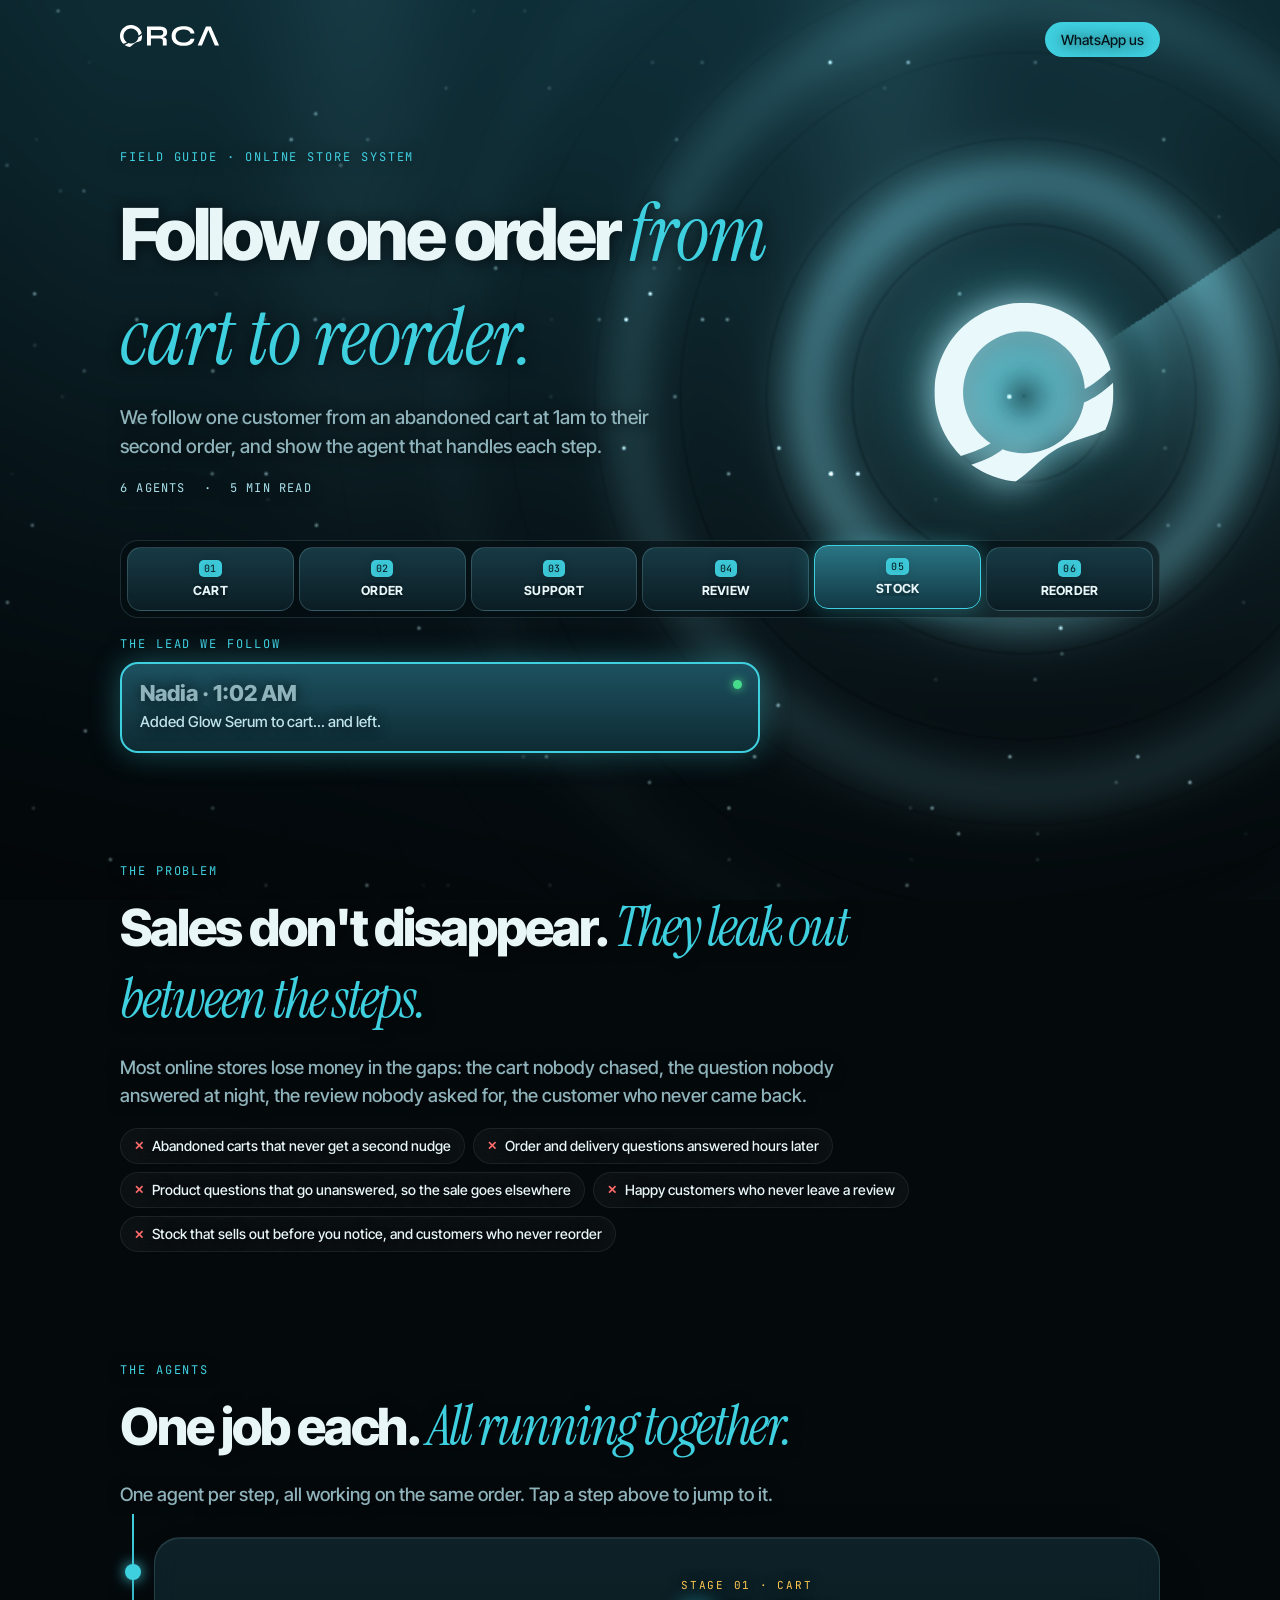
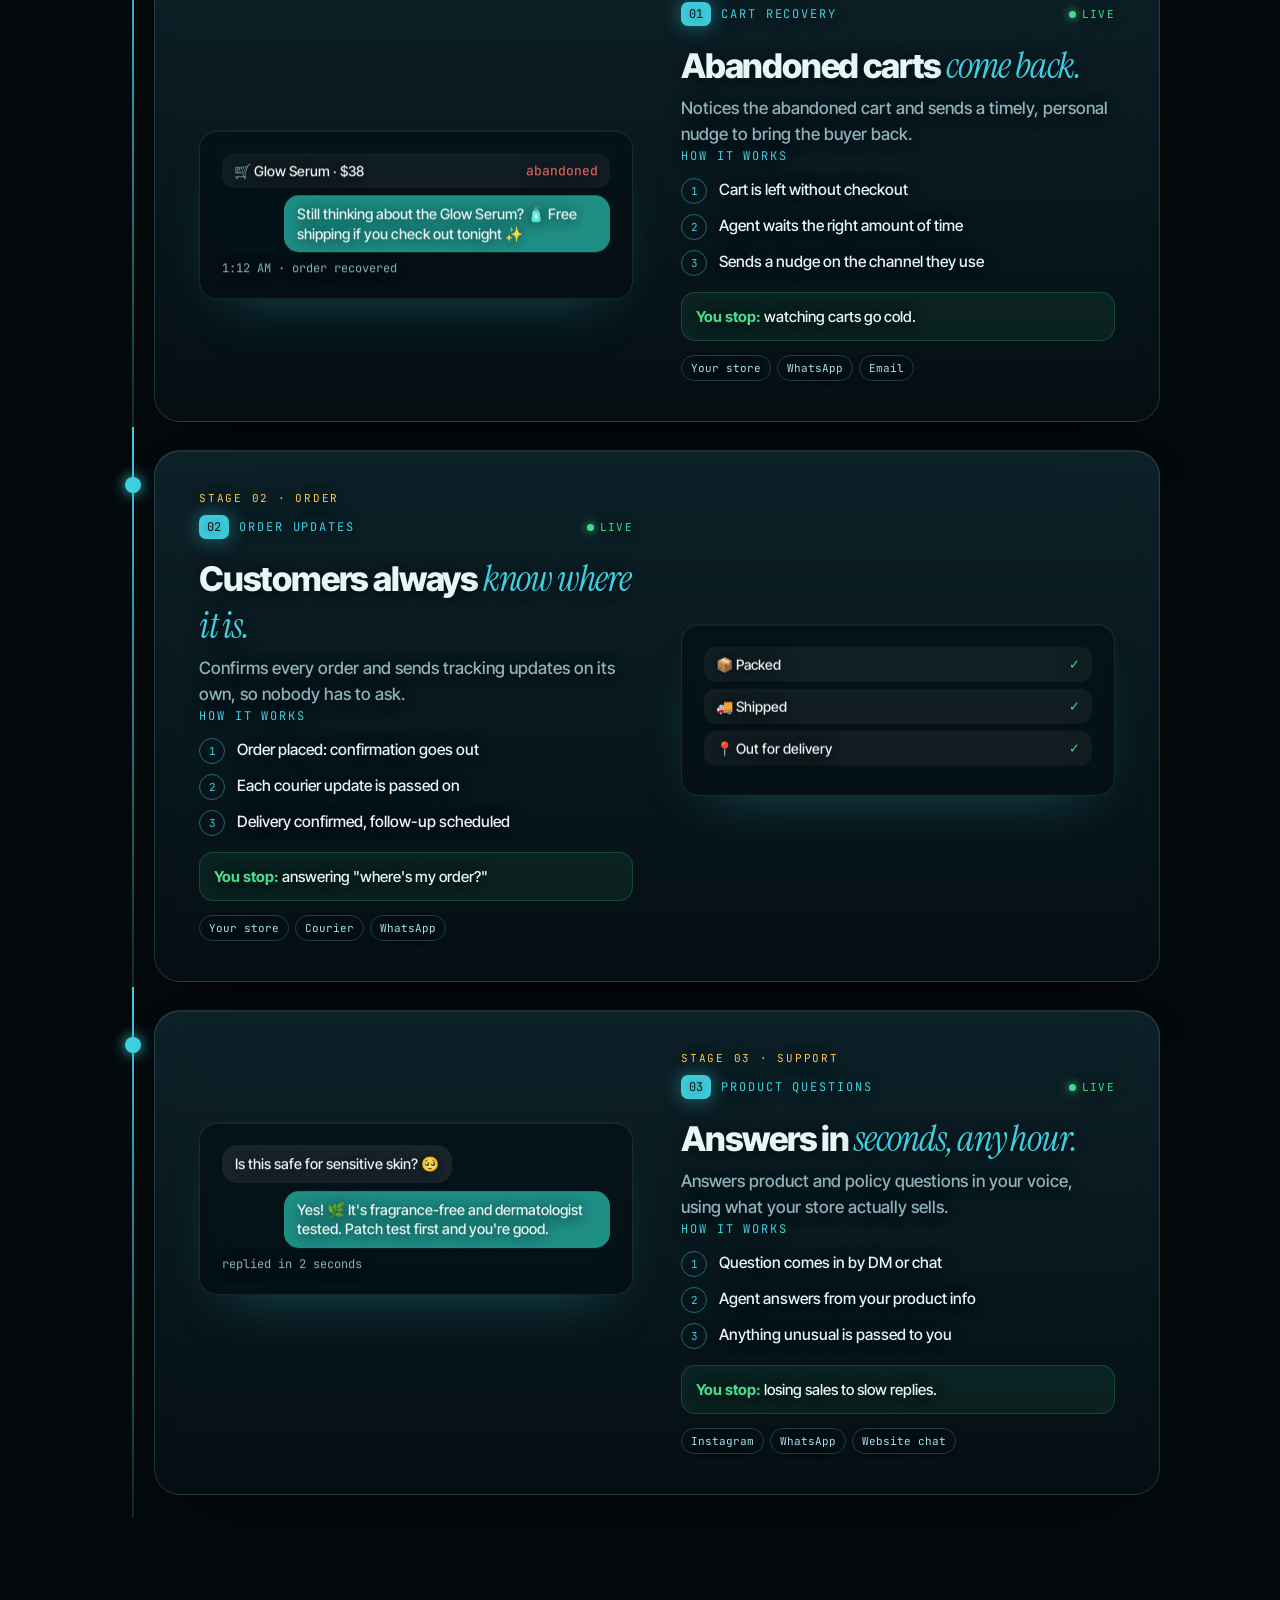
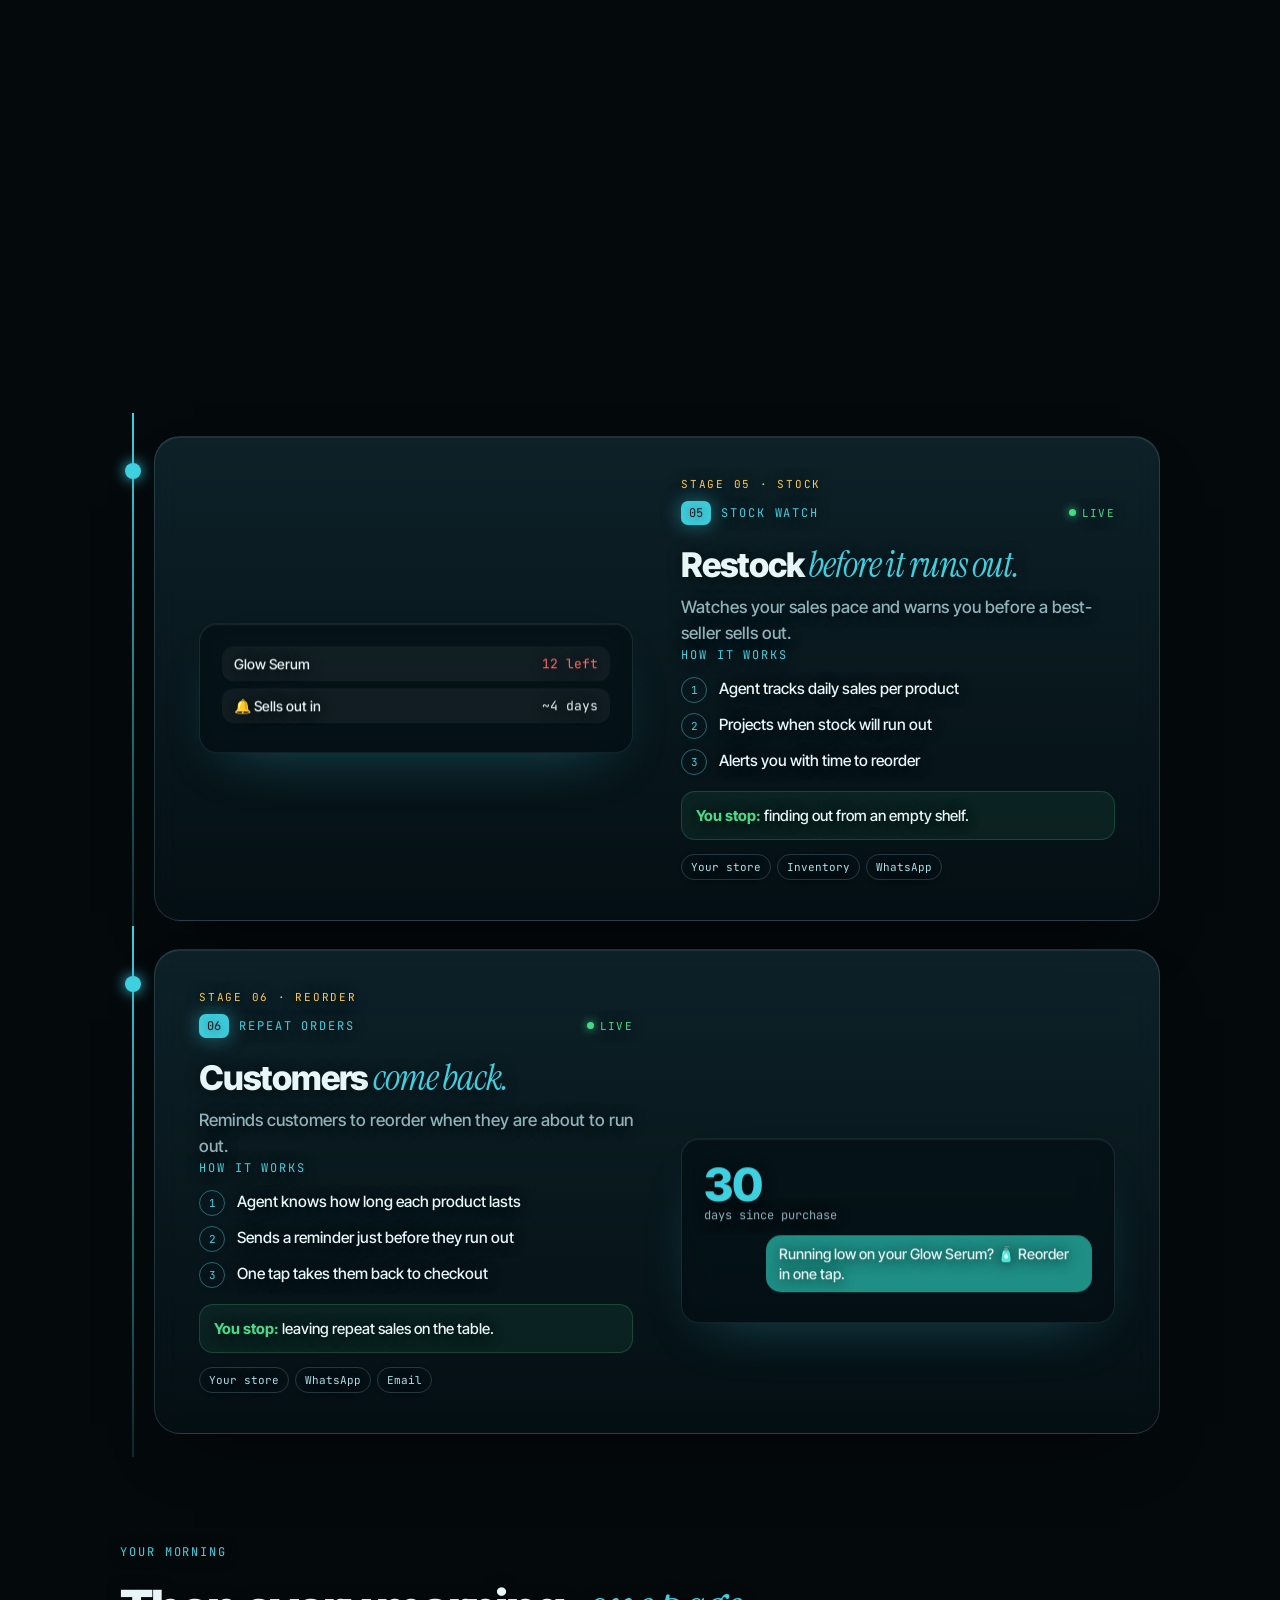
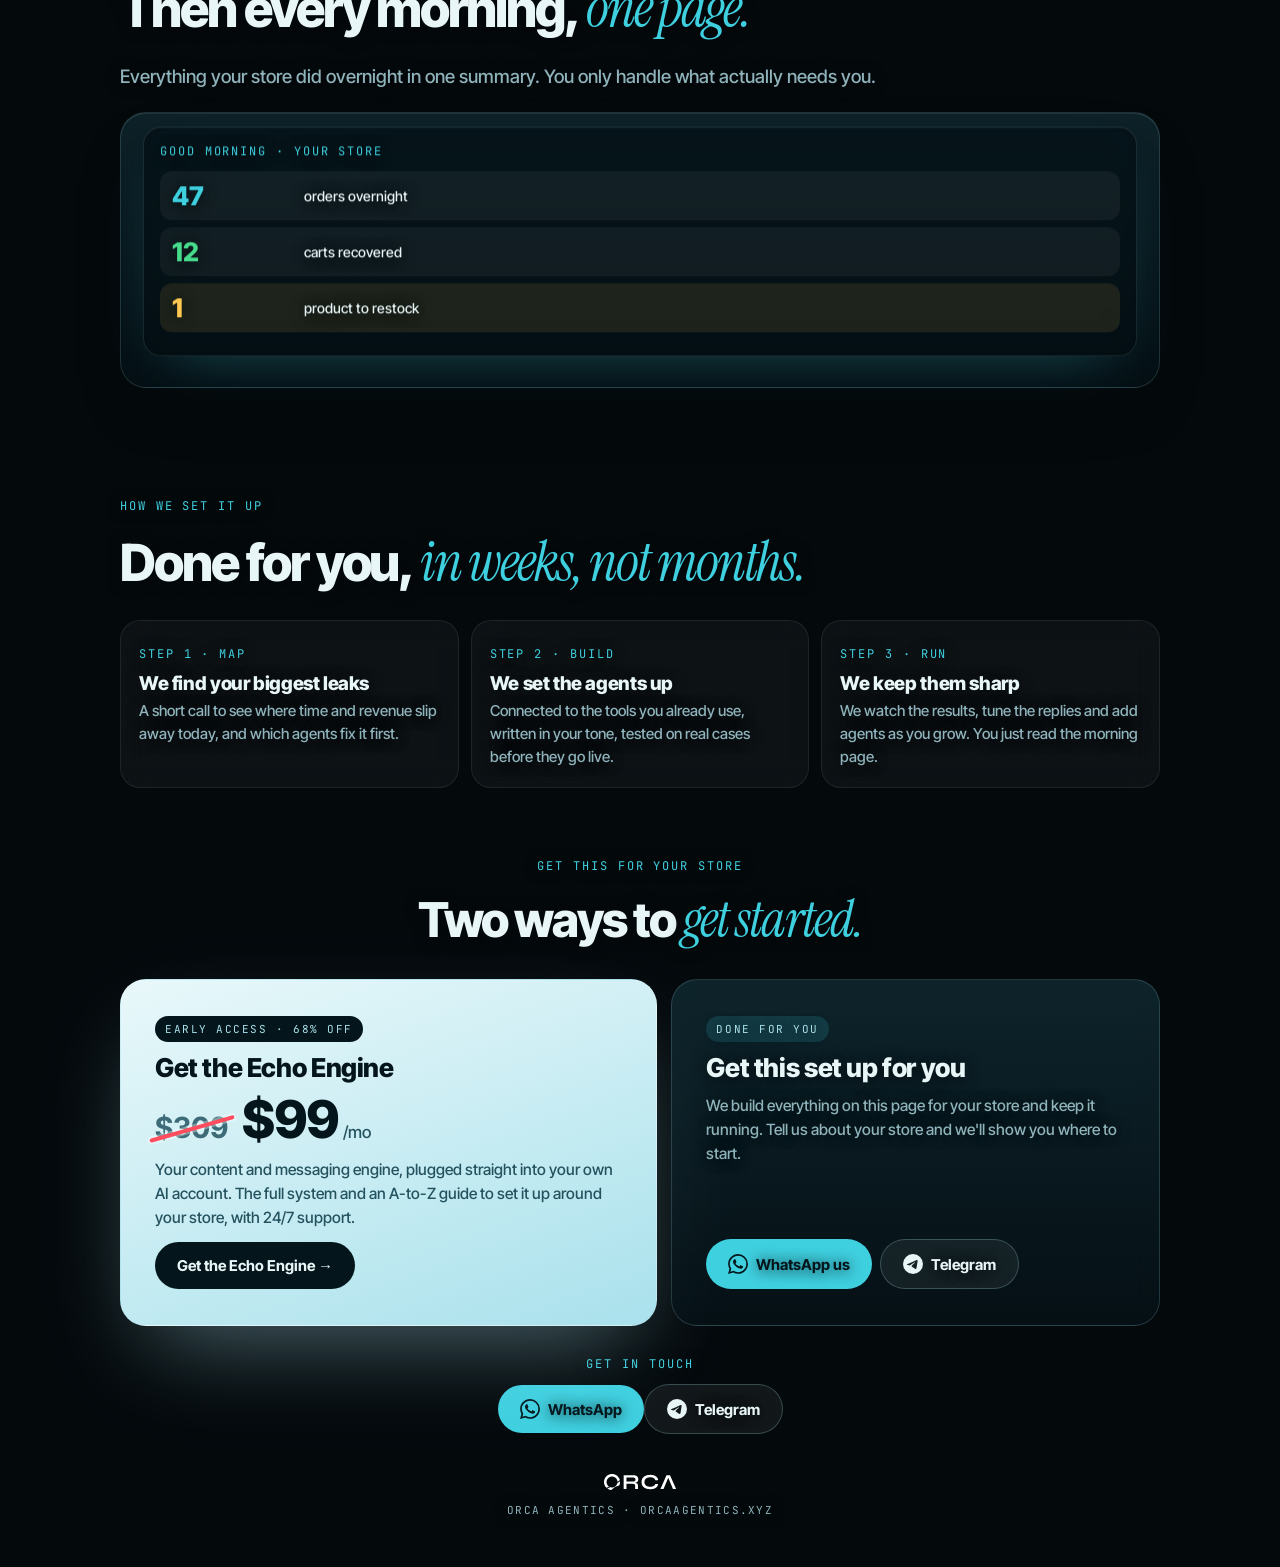
<file: map/ecommerce/index.html>
<!doctype html><html lang="en"><head><meta charset="utf-8"><meta name="viewport" content="width=device-width,initial-scale=1">
<title>The Online Store System: one order, start to finish · Orca Agentics</title><meta name="description" content="Follow one order from a 1am abandoned cart to a repeat purchase, and see the AI agent behind every step.">
<meta property="og:title" content="The Online Store System: one order, start to finish"><meta property="og:description" content="Follow one order from a 1am abandoned cart to a repeat purchase, and see the AI agent behind every step.">
<meta property="og:image" content="https://orcaagentics.xyz/map/ecommerce/og.png"><meta property="og:url" content="https://orcaagentics.xyz/map/ecommerce/">
<meta name="twitter:card" content="summary_large_image"><meta name="theme-color" content="#05090b">

<style>@font-face{font-family:IT;src:url(../fonts/inter-tight-latin-500-normal.woff2);font-weight:400 600;font-display:swap}
@font-face{font-family:IT;src:url(../fonts/inter-tight-latin-700-normal.woff2);font-weight:700;font-display:swap}
@font-face{font-family:IT;src:url(../fonts/inter-tight-latin-800-normal.woff2);font-weight:800 900;font-display:swap}
@font-face{font-family:IS;src:url(../fonts/instrument-serif-latin-400-italic.woff2);font-style:italic;font-display:swap}
@font-face{font-family:JB;src:url(../fonts/jetbrains-mono-latin-400-normal.woff2);font-weight:400 700;font-display:swap}

*{margin:0;padding:0;box-sizing:border-box}
:root{--ink:#e9f6f8;--dim:#8fb3bb;--teal:#3fd0e0;--ice:#a9e1ec;--ok:#46dc8c;--warn:#ffc850;--bad:#ff6b6b}
html{background:#05090b;color:var(--ink);font:400 17px/1.55 IT;-webkit-font-smoothing:antialiased}
body{background:radial-gradient(900px 700px at 50% -5%,#12303a,transparent 70%),#05090b;overflow-x:hidden}
.w{max-width:620px;margin:0 auto;padding:0 22px}
em{font:italic 400 1.08em IS;color:var(--teal)}
.mono{font:500 12px JB;letter-spacing:.16em;text-transform:uppercase;color:var(--teal)}
nav{display:flex;align-items:center;justify-content:space-between;padding:22px 0}
nav svg{height:22px;width:auto}nav svg *{fill:#fff}
.pill{display:inline-flex;align-items:center;gap:8px;padding:9px 16px;border-radius:99px;font:600 14px IT;text-decoration:none;color:#04161b;background:var(--teal)}
.hero{padding:34px 0 10px;text-align:center}
.hero h1{font:800 44px/1.02 IT;letter-spacing:-.045em;margin:16px 0 14px}
.hero h1 em{font-size:1.12em;letter-spacing:-.01em}
.hero p{color:var(--dim);max-width:440px;margin:0 auto}
.meta{display:flex;justify-content:center;gap:18px;margin-top:18px;color:var(--ice);font:500 12px JB;letter-spacing:.1em}
/* map */
.map{position:relative;margin:40px auto 10px;width:100%;max-width:520px;aspect-ratio:1}
.map .hub{position:absolute;left:50%;top:50%;width:34%;aspect-ratio:1;transform:translate(-50%,-50%);border-radius:50%;
 display:flex;flex-direction:column;align-items:center;justify-content:center;background:radial-gradient(circle,rgba(63,208,224,.28),rgba(63,208,224,.04) 70%);border:1px solid rgba(169,225,236,.25)}
.map .hub svg{width:56%;height:auto}
.map .hub span{font:500 9px JB;letter-spacing:.2em;color:var(--ice);margin-top:4px}
.map svg.wires{position:absolute;inset:0;width:100%;height:100%}
.wires line{stroke:rgba(169,225,236,.25);stroke-width:1;stroke-dasharray:3 5;animation:flow 1.6s linear infinite}
@keyframes flow{to{stroke-dashoffset:-16}}
.chip{position:absolute;transform:translate(-50%,-50%);display:flex;align-items:center;gap:6px;padding:8px 11px;border-radius:12px;white-space:nowrap;
 background:linear-gradient(180deg,#173a45,#0b1d24);border:1px solid rgba(169,225,236,.22);font:700 12.5px IT;color:var(--ink);text-decoration:none;box-shadow:0 10px 30px rgba(0,0,0,.4)}
.chip b{font:600 10px JB;color:#04161b;background:var(--teal);padding:2px 5px;border-radius:5px}
.chip i{width:7px;height:7px;border-radius:50%;background:var(--ok);box-shadow:0 0 8px var(--ok);animation:blink 2s infinite}
@keyframes blink{50%{opacity:.3}}
/* pipeline layout */
.steps-h{display:flex;gap:6px;overflow-x:auto;margin:34px -22px 0;padding:0 22px 6px;scrollbar-width:none}
.stp{flex:none;display:flex;flex-direction:column;gap:6px;padding:12px 14px;border-radius:14px;min-width:104px;text-decoration:none;color:var(--ink);
 background:linear-gradient(180deg,#173a45,#0b1d24);border:1px solid rgba(169,225,236,.2);font:700 13px IT}
.stp b{font:600 10px JB;color:#04161b;background:var(--teal);padding:2px 5px;border-radius:5px;width:fit-content}
.lead{margin-top:18px}.lc{position:relative;margin-top:10px;padding:16px 18px;border-radius:18px;background:linear-gradient(180deg,#1d5160,#0e2b33);border:2px solid var(--teal);box-shadow:0 0 30px rgba(63,208,224,.35)}
.lc b{display:block;font:800 22px IT}.lc span{color:#bfe3ea;font-size:15px}
.lc i{position:absolute;right:16px;top:16px;width:9px;height:9px;border-radius:50%;background:var(--ok);box-shadow:0 0 10px var(--ok);animation:blink 2s infinite}
.agent.tl{position:relative;margin-left:22px}
.agent.tl:before{content:'';position:absolute;left:-23px;top:-24px;bottom:-24px;width:2px;background:linear-gradient(var(--teal),rgba(63,208,224,.15))}
.agent.tl:after{content:'';position:absolute;left:-30px;top:26px;width:16px;height:16px;border-radius:50%;background:var(--teal);box-shadow:0 0 14px var(--teal)}
.stage{font:500 11px JB;letter-spacing:.16em;color:var(--warn);margin-bottom:10px}
/* sections */
section{padding:56px 0 0}
h2{font:800 32px/1.08 IT;letter-spacing:-.04em;margin:12px 0 14px}
.lead{color:var(--dim)}
.pain{display:grid;gap:10px;margin-top:22px}
.pain div{display:flex;gap:12px;align-items:flex-start;padding:14px 16px;border-radius:16px;background:rgba(255,255,255,.04);border:1px solid rgba(255,255,255,.07)}
.pain span{color:var(--bad);font-weight:800}
.agent{padding:22px;margin-top:22px;border-radius:26px;background:linear-gradient(180deg,rgba(23,58,69,.55),rgba(9,26,32,.6));border:1px solid rgba(169,225,236,.16)}
.agent .top{display:flex;align-items:center;gap:10px}
.agent .top .n{font:600 12px JB;color:#04161b;background:var(--teal);padding:4px 8px;border-radius:7px}
.agent .top .live{margin-left:auto;display:flex;align-items:center;gap:6px;font:500 11px JB;letter-spacing:.12em;color:var(--ok)}
.agent .top .live i{width:7px;height:7px;border-radius:50%;background:var(--ok);box-shadow:0 0 8px var(--ok);animation:blink 2s infinite}
.agent h3{font:800 27px/1.1 IT;letter-spacing:-.035em;margin:16px 0 6px}
.agent .what{color:var(--dim)}
.mock{margin:18px 0;padding:16px;border-radius:18px;background:#071318;border:1px solid rgba(169,225,236,.12)}
.mb{padding:9px 13px;border-radius:15px;font:500 14.5px/1.35 IT;margin-bottom:8px;max-width:84%;width:fit-content}
.mi{background:rgba(255,255,255,.08)}.mo{background:#1f8f86;margin-left:auto}
.mr{display:flex;align-items:center;gap:8px;padding:9px 12px;border-radius:12px;background:rgba(255,255,255,.05);font:600 14px IT;margin-bottom:7px}
.mr b{margin-left:auto;font:500 13px JB}
.big{font:800 46px/1 IT;letter-spacing:-.03em}
.sm{font:500 12px JB;color:var(--dim)}
.bars{display:flex;align-items:flex-end;gap:7px;height:90px;margin-bottom:10px}.bars i{flex:1;border-radius:5px;background:var(--teal)}
.mv{display:flex;align-items:center;gap:10px;font:600 14px IT;margin-bottom:10px}.mv span{width:84px}.mv div{flex:1;height:9px;border-radius:5px;background:rgba(255,255,255,.08)}.mv u{display:block;height:100%;border-radius:5px}
.grid{display:grid;grid-template-columns:repeat(7,1fr);gap:5px}.grid i{height:26px;border-radius:6px;background:rgba(255,255,255,.06)}.grid i.s{background:#1f8f86}
.steps{list-style:none;counter-reset:s;display:grid;gap:10px;margin-top:4px}
.steps li{counter-increment:s;display:flex;gap:12px;font-size:15.5px}
.steps li:before{content:counter(s);flex:none;width:24px;height:24px;border-radius:50%;display:grid;place-items:center;font:600 11px JB;color:var(--teal);border:1px solid rgba(63,208,224,.45)}
.stop{margin-top:16px;padding:12px 14px;border-radius:14px;background:rgba(70,220,140,.08);border:1px solid rgba(70,220,140,.2);font-size:15px}
.stop b{color:var(--ok)}
.tags{display:flex;flex-wrap:wrap;gap:6px;margin-top:14px}.tags span{font:500 11px JB;color:var(--ice);padding:5px 9px;border-radius:99px;border:1px solid rgba(169,225,236,.2)}
.how{display:grid;gap:12px;margin-top:22px}
.how div{padding:18px;border-radius:20px;background:rgba(255,255,255,.04);border:1px solid rgba(255,255,255,.08)}
.how h4{font:800 19px IT;letter-spacing:-.02em;margin:6px 0 4px}.how p{color:var(--dim);font-size:15px}
.cta{margin:60px 0 0;padding:34px 24px;border-radius:28px;text-align:center;background:radial-gradient(circle at 50% 0%,rgba(63,208,224,.3),transparent 70%),#0b1d24;border:1px solid rgba(63,208,224,.35)}
.cta h2{font-size:30px}.cta p{color:var(--dim);margin-bottom:22px}
.cta .pill{font-size:16px;padding:15px 26px}
footer{padding:40px 0 50px;text-align:center;color:var(--dim);font:500 11px JB;letter-spacing:.12em}
footer svg{height:16px;width:auto;margin-bottom:10px}footer svg *{fill:#fff}
.rv{opacity:0;transform:translateY(24px);filter:blur(8px);transition:all .9s cubic-bezier(.2,.7,.2,1)}.rv.in{opacity:1;transform:none;filter:none}
@media (prefers-reduced-motion:reduce){.rv{opacity:1;transform:none;filter:none}*{animation:none!important}}
</style><link rel="stylesheet" href="../guide.css"><link rel="icon" href="/favicon.svg" type="image/svg+xml"><link rel="icon" href="/favicon.ico" sizes="any"><link rel="apple-touch-icon" href="/apple-touch-icon.png"></head><body><div class="sea" aria-hidden="true"><canvas></canvas></div><div class="w">
<nav><a href="/" aria-label="Orca Agentics home"><svg xmlns="http://www.w3.org/2000/svg" viewBox="0 0 1694.9 376.1" width="1694.9" height="376.1"><path d="M375.8 168.7l.9 11.5 .2 7.4 -.1 6.6 -.8 12.3 -1.6 12.2 -1.1 6.5 -1.2 5.6 -3.2 12 -2 6.2 -2.2 6.2 -2.8 6.9 -2.2 5 -10.7 4.9 -11.4 4.5 -11.6 4.1 -27.8 9 -15.1 5.6 -6.3 2.6 -6.9 3.1 -6.1 3 -5.9 3.3 -5.8 3.5 -5.7 3.7 -6.2 4.3 -6.7 5.1 -5.3 4.3 -7 6 -20.6 18.5 -9.3 8.1 -10.1 8.1 -10.2 7.3 -5.5-.6 -7.3-1.1 -6.5-1.1 -6.5-1.4 -11.1-3 -6.2-2 -6.2-2.2 -11.4-4.8 -6.7-3.2 -5.8-3 -10.6-6.3 -9.7-6.6 10.6-3.6 10-3.7 7.8-3.2 8.2-3.7 7.4-3.8 7.8-4.6 8.3-5.3 6.1-4.4 6.7 2.3 6 1.7 7 1.6 6.7 1.2 7.2 .8 7.8 .4 7.2 0 7.3-.4 7.2-.8 6.6-1.2 7.7-1.7 6.4-1.9 6.3-2.2 6.8-2.8 6.5-3.1 5.9-3.3 6.2-3.8 6.4-4.5 4.8-3.8 5.4-4.8 5.6-5.6 4.5-4.9 4.9-6.1 3.6-5 3.9-6.2 3.5-6.3 3.2-6.5 2.5-5.7 2.3-6.3 2.1-6.9 1.5-6 1.4-7 8.2-3.7 7.4-3.8 7.8-4.6 7-4.5 6.8-4.8 7.2-5.5 8.3-6.9 8.3-7.3zM96.4 24l10.2-5.3 9-4 10.7-4.2 9.4-3 11.1-2.9 9.7-1.9 9.8-1.4 11.5-1 9.8-.3 10.7 .3 11.5 .9 10.6 1.5 10.4 2.1 10.4 2.7 10.9 3.6 10 3.9 9.7 4.4 10.1 5.4 9.2 5.6 8.8 6.1 8.4 6.5 7.5 6.5 7.6 7.4 7.8 8.5 7.2 9 5.8 8 5.8 9 4.8 8.6 5.1 10.3 3.9 9.1 3.9 10.8 3 10.2 -17.4 15.5 -6.5 5.3 -5.4 4.2 -5.5 4.1 -6.9 4.6 -6.4 3.9 -6.2 3.5 -.7-8.1 -1.3-8.3 -1.6-7.7 -2.3-8 -2.8-7.9 -3.1-7.2 -4.1-8 -4-6.7 -4.4-6.5 -5.1-6.6 -5.2-5.9 -6.4-6.3 -5.9-5.1 -5.7-4.4 -6-4.1 -8.2-4.9 -7.5-3.7 -7.7-3.3 -8-2.7 -7-2 -7.6-1.7 -8.3-1.2 -8.3-.7 -8.4-.2 -7.9 .3 -8.8 1 -7.8 1.4 -7.6 1.8 -8 2.5 -8.3 3.2 -7.6 3.5 -6.9 3.7 -7.6 4.8 -5.9 4.3 -6.5 5.3 -5.7 5.3 -5.4 5.7 -5 6 -5.3 7.2 -4.2 6.6 -3.3 5.9 -3.6 7.5 -3.4 8.3 -2.4 7.4 -2 7.6 -1.5 7.7 -1.3 9.4 -.5 8.4 .1 8.4 .6 8.3 1.2 8.3 1.4 7.2 2 7.5 2.6 8 3.2 7.8 3.4 7 4.1 7.3 4.6 7 4.7 6.3 5.4 6.4 5.8 6 5.8 5.3 6.1 4.9 7.1 5 -6 3.6 -6.7 3.6 -6.1 3 -7.6 3.4 -7 2.9 -9.4 3.4 -19.8 6.6 -8-8.4 -6.3-7.5 -6.5-8.5 -6.4-9.6 -5.8-9.9 -4.8-9.6 -4.6-10.5 -3.4-9.3 -3.4-11 -2.5-10.4 -1.8-9.7 -1.4-11.4 -.7-9.8 -.2-12.4 .3-5.7 .4-6.6 1.1-9.8 1.8-10.5 2.4-10.4 3.2-11.1 3.9-10.8 4.6-10.6 4.7-9.6 5.4-9.2 5.3-8.3 5.8-8 7.3-8.9 7.3-7.9 7.6-7.4 8.1-7 7.8-6 9.5-6.5z" fill="#ffffff"/><path d="M1095.1 20.2l6.7 .2 6.5 .3 6.4 .4 6.3 .6 6.2 .6 6 .8 6 .8 5.8 1 5.7 1.2 5.6 1.2 5.5 1.3 5.4 1.5 5.3 1.6 5.1 1.7 5 1.8 4.9 1.9 4.8 2 4.6 2.2 4.6 2.2 4.3 2.3 4.3 2.4 4.1 2.6 4 2.6 3.8 2.7 3.8 2.8 3.6 2.9 3.4 3.1 3.4 3.1 3.2 3.2 3 3.3 3 3.4 2.8 3.6 2.6 3.6 2.5 3.7 2.4 3.8 2.2 3.8 2.1 4 1.9 4.1 1.7 4.1 1.6 4.3 1.5 4.3 1.3 4.5 1.2 4.5 1 4.6 .9 4.7 .7 4.8 .6 4.9 -66 0 -.9-2.6 -.9-2.6 -3.1-7.4 -1.2-2.4 -1.3-2.3 -1.3-2.3 -1.4-2.2 -4.6-6.5 -1.7-2 -1.7-2.1 -1.8-1.9 -1.9-2 -1.9-1.8 -2-1.9 -2.1-1.7 -2.1-1.7 -2.3-1.7 -2.2-1.6 -2.4-1.5 -2.4-1.5 -7.7-4.1 -2.7-1.3 -2.7-1.2 -8.7-3.2 -3.1-1 -3.1-.9 -3.1-.8 -3.3-.8 -10.1-2 -3.6-.5 -3.6-.5 -3.6-.4 -3.8-.3 -3.8-.3 -3.9-.2 -3.9-.2 -4-.1 -14.2 .2 -4.9 .2 -4.9 .4 -4.8 .4 -4.7 .6 -4.6 .6 -4.5 .8 -4.5 .8 -4.4 1 -4.3 1 -4.2 1.2 -4.1 1.2 -4.1 1.3 -4 1.5 -3.9 1.5 -3.8 1.7 -3.8 1.7 -3.6 1.8 -3.4 2 -3.4 2 -3.3 2.1 -3.2 2.2 -3 2.3 -3 2.4 -2.8 2.5 -2.7 2.5 -2.6 2.7 -2.6 2.8 -2.3 2.8 -2.3 3 -2.2 3 -2.1 3.2 -1.9 3.2 -1.8 3.3 -1.7 3.5 -1.5 3.5 -1.4 3.6 -1.2 3.6 -1.2 3.8 -1 3.9 -.8 4 -.8 4 -.6 4.2 -.4 4.2 -.4 4.3 -.2 4.5 0 4.5 0 4.4 .2 4.4 .4 4.3 .4 4.2 .6 4.1 .8 4 .8 3.9 1 3.8 1.2 3.8 1.2 3.6 1.4 3.6 1.5 3.4 1.7 3.4 1.8 3.3 1.9 3.2 2.1 3.1 2.2 3 2.3 2.9 2.3 2.9 2.6 2.7 2.6 2.7 2.7 2.5 2.8 2.5 3 2.3 3 2.3 3.2 2.2 3.3 2.1 3.4 2 3.4 1.9 3.6 1.9 3.8 1.7 3.8 1.6 3.9 1.6 4 1.4 4.1 1.4 4.1 1.2 4.2 1.2 4.3 1 4.4 1 4.5 .8 4.5 .7 4.6 .7 4.7 .5 4.8 .5 4.9 .3 4.9 .3 5 .1 13.2 0 11.6-.7 11-1.2 10.3-1.8 9.6-2.3 9.1-2.9 8.4-3.5 7.8-3.8 7.2-4.4 6.6-4.9 6-5.4 5.5-5.8 4.8-6.2 4.3-6.5 3.7-6.8 1.1-2.4 1-2.4 1-2.4 .9-2.5 66 0 -.7 4.8 -.7 4.8 -1 4.6 -1 4.6 -1.2 4.4 -1.4 4.4 -1.5 4.3 -1.6 4.2 -1.8 4.1 -2 4 -2 4 -2.3 3.8 -2.3 3.8 -2.6 3.6 -2.6 3.6 -2.8 3.5 -3 3.4 -3 3.3 -3.2 3.1 -3.4 3.1 -3.4 3 -3.6 2.9 -3.7 2.8 -3.8 2.6 -4 2.6 -4.1 2.5 -4.2 2.4 -4.4 2.2 -4.5 2.2 -4.6 2.1 -4.7 1.9 -4.9 1.9 -5 1.7 -5.1 1.7 -5.3 1.5 -5.3 1.4 -5.5 1.3 -5.6 1.2 -5.7 1.1 -5.8 1 -5.9 .8 -6.1 .7 -6.1 .7 -6.3 .5 -6.4 .4 -6.5 .3 -6.7 .1 -6.7 .1 -5.7-.1 -5.6-.1 -5.5-.2 -5.5-.3 -5.4-.3 -5.4-.5 -5.3-.5 -5.2-.6 -5.2-.7 -15.1-2.6 -4.9-1 -4.9-1.2 -4.8-1.1 -4.8-1.3 -4.6-1.4 -4.6-1.4 -4.6-1.5 -4.4-1.6 -4.3-1.7 -4.3-1.8 -4.2-1.8 -4.1-1.9 -4-2 -4-2.1 -3.8-2.2 -3.8-2.3 -3.7-2.3 -3.6-2.4 -3.5-2.5 -3.5-2.6 -3.3-2.7 -3.3-2.7 -3.2-2.8 -3-2.9 -3-3 -2.9-3.1 -2.8-3.1 -2.7-3.3 -2.5-3.3 -2.5-3.4 -2.4-3.4 -2.4-3.6 -2.2-3.6 -2.1-3.7 -2-3.8 -1.9-3.9 -1.8-3.9 -1.7-4 -1.6-4.2 -1.5-4.2 -1.3-4.2 -1.3-4.4 -1.1-4.5 -1-4.5 -.8-4.6 -.8-4.7 -.7-4.8 -.5-4.9 -.4-4.9 -.3-5.1 -.2-5.1 0-5.2 0-5.2 .2-5.1 .3-5.1 .4-5 .5-4.8 .7-4.8 .8-4.8 .8-4.6 1-4.5 1.1-4.5 1.3-4.4 1.3-4.3 1.5-4.2 1.6-4.2 1.7-4 1.8-4 1.9-3.9 2-3.8 2.1-3.8 2.2-3.6 2.4-3.6 2.4-3.5 2.5-3.4 2.5-3.3 2.7-3.3 2.8-3.2 2.9-3.1 3-3 3-2.9 3.2-2.9 3.3-2.8 3.3-2.7 3.5-2.6 3.5-2.5 3.6-2.5 3.7-2.3 3.8-2.3 3.8-2.2 4-2.1 4-2.1 4.1-1.9 4.2-1.9 4.3-1.8 4.3-1.7 4.4-1.7 4.6-1.5 4.6-1.5 4.6-1.4 4.8-1.3 4.8-1.2 4.9-1.1 4.9-1.1 5-.9 5-.9 5.1-.8 15.7-1.9 5.4-.5 5.4-.3 5.5-.3 5.5-.2 5.6-.2 5.7 0zM686 26.7l4.6 .2 4.5 .2 13 1 4.2 .5 4.1 .6 11.9 2.3 3.8 1 3.8 1 10.7 3.4 3.4 1.4 3.4 1.4 3.2 1.5 3.1 1.6 3.1 1.7 2.9 1.7 2.9 1.9 2.7 2 2.7 2 2.5 2.1 2.5 2.3 2.4 2.3 2.2 2.4 2.2 2.5 2.1 2.6 2 2.6 1.9 2.8 1.7 2.9 1.6 2.9 1.6 3.1 1.4 3.1 1.2 3.3 1.2 3.3 1 3.5 .9 3.5 .8 3.6 .7 3.7 .5 3.9 .4 3.9 .3 4 .2 4.1 .1 4.2 0 2.8 -.1 2.8 -.2 2.8 -.2 2.7 -.3 2.6 -.3 2.6 -.4 2.5 -.5 2.4 -.5 2.4 -.6 2.4 -.7 2.3 -.7 2.2 -.8 2.2 -.8 2.2 -.9 2.1 -1 2 -1 2 -1.1 1.9 -1.1 1.9 -1.2 1.8 -1.2 1.8 -1.3 1.7 -1.3 1.7 -1.4 1.7 -1.4 1.6 -1.5 1.5 -1.5 1.6 -1.5 1.4 -1.6 1.4 -1.7 1.4 -1.7 1.3 -1.8 1.3 -1.8 1.2 -5.6 3.5 -7.9 4.1 -2 .9 -2.1 .9 -6.5 2.5 -2.3 .8 -2.2 .7 -7 1.9 -7.1 1.7 -6.3 1.2 13.8 1.5 3.3 .5 3.1 .5 3.1 .6 2.9 .6 8.3 2.1 2.6 .8 2.5 .9 2.4 1 2.4 1 2.2 1.1 2.2 1.1 2 1.2 2 1.3 1.9 1.4 1.8 1.4 1.7 1.5 1.6 1.5 1.6 1.7 1.4 1.6 1.4 1.8 1.3 1.9 1.2 2 1 2 1.1 2.2 .9 2.3 .8 2.4 .8 2.5 .6 2.6 .6 2.7 .5 2.8 .9 9 .1 3.3 .1 3.3 0 77 -66.5 0 0-72.5 -.3-6.7 -.6-6 -1.2-5.5 -1.6-4.9 -.6-1.5 -.7-1.5 -.7-1.3 -.8-1.4 -.9-1.2 -.9-1.2 -1-1.2 -1.1-1.1 -1.2-1.1 -1.2-1 -1.4-.9 -1.4-1 -1.5-.8 -1.6-.8 -1.6-.8 -1.7-.7 -1.9-.7 -1.8-.6 -2-.6 -2.1-.5 -2.1-.5 -2.3-.4 -2.4-.5 -2.5-.4 -11.1-1.2 -13-.8 -14.8-.2 -125.5 0 0 119.5 -66.5 0 0-323.5 219.5 0zM528.4 83.7l0 95 153 0 3.4-.1 3.4-.1 3.2-.3 3.1-.4 3.1-.4 2.9-.6 2.8-.7 2.8-.8 2.6-.9 2.5-1 2.4-1.1 2.3-1.2 2.2-1.3 2.1-1.4 2-1.6 1.9-1.6 1.8-1.7 1.7-1.8 1.5-1.9 1.5-2 1.3-2 1.2-2.1 1.1-2.1 1-2.3 .9-2.3 .7-2.4 .6-2.5 .6-2.5 .4-2.6 .2-2.7 .2-2.8 .1-2.8 -.1-2.7 -.2-2.6 -.2-2.6 -.4-2.5 -.6-2.3 -.6-2.3 -.7-2.3 -.9-2.1 -1-2 -1.1-2 -1.2-1.9 -1.3-1.8 -1.5-1.7 -1.5-1.7 -1.7-1.5 -1.8-1.5 -1.9-1.4 -2-1.3 -2.1-1.2 -2.2-1.1 -2.3-1.1 -2.4-.9 -2.5-.9 -2.6-.7 -2.8-.7 -2.8-.6 -2.9-.5 -3.1-.4 -3.1-.3 -3.2-.2 -3.4-.2 -3.4 0zM1510.4 85.7l-110.5 264.5 -72.5 0 141.5-323.5 83 0 143 323.5 -73.5 0z" fill="#ffffff"/></svg></a><a class="pill" href="https://wa.me/601154403886?text=Hi%20Orca%2C%20I%20saw%20the%20Online%20Store%20system%20and%20I%27d%20like%20this%20set%20up%20for%20me.">WhatsApp us</a></nav>
<header class="hero"><div class="mono">Field guide · Online store system</div>
<h1>Follow one order <em>from cart to reorder.</em></h1><p>We follow one customer from an abandoned cart at 1am to their second order, and show the agent that handles each step.</p><div class="meta"><span>6 AGENTS</span><span>·</span><span>5 MIN READ</span></div></header>
<div class="steps-h rv"><a href="#a1" class="stp"><b>01</b><span>CART</span></a><a href="#a2" class="stp"><b>02</b><span>ORDER</span></a><a href="#a3" class="stp"><b>03</b><span>SUPPORT</span></a><a href="#a4" class="stp"><b>04</b><span>REVIEW</span></a><a href="#a5" class="stp"><b>05</b><span>STOCK</span></a><a href="#a6" class="stp"><b>06</b><span>REORDER</span></a></div><div class="lead rv"><div class="mono">The lead we follow</div><div class="lc"><b>Nadia · 1:02 AM</b><span>Added Glow Serum to cart… and left.</span><i></i></div></div>
<section><div class="mono">The problem</div><h2>Sales don't disappear. <em>They leak out between the steps.</em></h2><p class="lead">Most online stores lose money in the gaps: the cart nobody chased, the question nobody answered at night, the review nobody asked for, the customer who never came back.</p><div class="pain"><div><span>✕</span>Abandoned carts that never get a second nudge</div><div><span>✕</span>Order and delivery questions answered hours later</div><div><span>✕</span>Product questions that go unanswered, so the sale goes elsewhere</div><div><span>✕</span>Happy customers who never leave a review</div><div><span>✕</span>Stock that sells out before you notice, and customers who never reorder</div></div></section>
<section><div class="mono">The agents</div><h2>One job each. <em>All running together.</em></h2><p class="lead">One agent per step, all working on the same order. Tap a step above to jump to it.</p><div class="agent rv tl" id="a1"><div class="stage">STAGE 01 · CART</div><div class="top"><span class="n">01</span><span class="mono">Cart recovery</span><span class="live"><i></i>LIVE</span></div>
<h3>Abandoned carts <em>come back.</em></h3><p class="what">Notices the abandoned cart and sends a timely, personal nudge to bring the buyer back.</p><div class="mock"><div class="mr">🛒 Glow Serum · $38<b style="color:#ff6b6b">abandoned</b></div><div class="mb mo">Still thinking about the Glow Serum? 🧴 Free shipping if you check out tonight ✨</div><div class="sm">1:12 AM · order recovered</div></div>
<div class="mono" style="margin-bottom:10px">How it works</div><ol class="steps"><li>Cart is left without checkout</li><li>Agent waits the right amount of time</li><li>Sends a nudge on the channel they use</li></ol>
<div class="stop"><b>You stop:</b> watching carts go cold.</div><div class="tags"><span>Your store</span><span>WhatsApp</span><span>Email</span></div></div><div class="agent rv tl" id="a2"><div class="stage">STAGE 02 · ORDER</div><div class="top"><span class="n">02</span><span class="mono">Order updates</span><span class="live"><i></i>LIVE</span></div>
<h3>Customers always <em>know where it is.</em></h3><p class="what">Confirms every order and sends tracking updates on its own, so nobody has to ask.</p><div class="mock"><div class="mr">📦 Packed<b style="color:#46dc8c">✓</b></div><div class="mr">🚚 Shipped<b style="color:#46dc8c">✓</b></div><div class="mr">📍 Out for delivery<b style="color:#46dc8c">✓</b></div></div>
<div class="mono" style="margin-bottom:10px">How it works</div><ol class="steps"><li>Order placed: confirmation goes out</li><li>Each courier update is passed on</li><li>Delivery confirmed, follow-up scheduled</li></ol>
<div class="stop"><b>You stop:</b> answering "where's my order?"</div><div class="tags"><span>Your store</span><span>Courier</span><span>WhatsApp</span></div></div><div class="agent rv tl" id="a3"><div class="stage">STAGE 03 · SUPPORT</div><div class="top"><span class="n">03</span><span class="mono">Product questions</span><span class="live"><i></i>LIVE</span></div>
<h3>Answers in <em>seconds, any hour.</em></h3><p class="what">Answers product and policy questions in your voice, using what your store actually sells.</p><div class="mock"><div class="mb mi">Is this safe for sensitive skin? 🥺</div><div class="mb mo">Yes! 🌿 It's fragrance-free and dermatologist tested. Patch test first and you're good.</div><div class="sm">replied in 2 seconds</div></div>
<div class="mono" style="margin-bottom:10px">How it works</div><ol class="steps"><li>Question comes in by DM or chat</li><li>Agent answers from your product info</li><li>Anything unusual is passed to you</li></ol>
<div class="stop"><b>You stop:</b> losing sales to slow replies.</div><div class="tags"><span>Instagram</span><span>WhatsApp</span><span>Website chat</span></div></div><div class="agent rv tl" id="a4"><div class="stage">STAGE 04 · REVIEW</div><div class="top"><span class="n">04</span><span class="mono">Reviews to content</span><span class="live"><i></i>LIVE</span></div>
<h3>Reviews that <em>sell for you.</em></h3><p class="what">Asks for a review at the right moment and turns the best ones into posts.</p><div class="mock"><div class="big" style="color:#ffd36b">★★★★★</div><div class="mb mi">"My skin has never felt this calm. Ordering again!" 😍</div><div class="sm">turned into 3 posts · ready to approve</div></div>
<div class="mono" style="margin-bottom:10px">How it works</div><ol class="steps"><li>A week after delivery, a review request goes out</li><li>Good reviews are collected in one place</li><li>The best become posts you approve</li></ol>
<div class="stop"><b>You stop:</b> leaving your best proof unused.</div><div class="tags"><span>Reviews</span><span>Instagram</span><span>TikTok</span></div></div><div class="agent rv tl" id="a5"><div class="stage">STAGE 05 · STOCK</div><div class="top"><span class="n">05</span><span class="mono">Stock watch</span><span class="live"><i></i>LIVE</span></div>
<h3>Restock <em>before it runs out.</em></h3><p class="what">Watches your sales pace and warns you before a best-seller sells out.</p><div class="mock"><div class="mr">Glow Serum<b style="color:#ff6b6b">12 left</b></div><div class="mr">🔔 Sells out in<b>~4 days</b></div></div>
<div class="mono" style="margin-bottom:10px">How it works</div><ol class="steps"><li>Agent tracks daily sales per product</li><li>Projects when stock will run out</li><li>Alerts you with time to reorder</li></ol>
<div class="stop"><b>You stop:</b> finding out from an empty shelf.</div><div class="tags"><span>Your store</span><span>Inventory</span><span>WhatsApp</span></div></div><div class="agent rv tl" id="a6"><div class="stage">STAGE 06 · REORDER</div><div class="top"><span class="n">06</span><span class="mono">Repeat orders</span><span class="live"><i></i>LIVE</span></div>
<h3>Customers <em>come back.</em></h3><p class="what">Reminds customers to reorder when they are about to run out.</p><div class="mock"><div class="big" style="color:#3fd0e0">30</div><div class="sm">days since purchase</div><div class="mb mo" style="margin-top:12px">Running low on your Glow Serum? 🧴 Reorder in one tap.</div></div>
<div class="mono" style="margin-bottom:10px">How it works</div><ol class="steps"><li>Agent knows how long each product lasts</li><li>Sends a reminder just before they run out</li><li>One tap takes them back to checkout</li></ol>
<div class="stop"><b>You stop:</b> leaving repeat sales on the table.</div><div class="tags"><span>Your store</span><span>WhatsApp</span><span>Email</span></div></div></section>
<section><div class="mono">Your morning</div><h2>Then every morning, <em>one page.</em></h2><p class="lead">Everything your store did overnight in one summary. You only handle what actually needs you.</p>
<div class="agent rv"><div class="mock" style="margin:0"><div class="mono" style="margin-bottom:12px">Good morning · your store</div><div class="mr"><b style="margin:0;font:800 26px IT;color:#3fd0e0;width:124px">47</b>orders overnight</div><div class="mr"><b style="margin:0;font:800 26px IT;color:#46dc8c;width:124px">12</b>carts recovered</div><div class="mr" style="background:rgba(255,200,80,.1)"><b style="margin:0;font:800 26px IT;color:#ffc850;width:124px">1</b>product to restock</div></div></div></section>
<section><div class="mono">How we set it up</div><h2>Done for you, <em>in weeks, not months.</em></h2><div class="how">
<div class="rv"><span class="mono">Step 1 · Map</span><h4>We find your biggest leaks</h4><p>A short call to see where time and revenue slip away today, and which agents fix it first.</p></div>
<div class="rv"><span class="mono">Step 2 · Build</span><h4>We set the agents up</h4><p>Connected to the tools you already use, written in your tone, tested on real cases before they go live.</p></div>
<div class="rv"><span class="mono">Step 3 · Run</span><h4>We keep them sharp</h4><p>We watch the results, tune the replies and add agents as you grow. You just read the morning page.</p></div></div></section>
<div class="cta2 rv"><div class="mono">Get this for your store</div><h2>Two ways to <em>get started.</em></h2>
<div class="opts">
<article class="opt hot"><span class="tag">Early access · 68% off</span><h3>Get the Echo Engine</h3><div class="price"><s>$309</s>$99<small>/mo</small></div>
<p>Your content and messaging engine, plugged straight into your own AI account. The full system and an A-to-Z guide to set it up around your store, with 24/7 support.</p>
<div class="btns"><a class="btn dark" href="/echo/">Get the Echo Engine →</a></div></article>
<article class="opt"><span class="tag">Done for you</span><h3>Get this set up for you</h3>
<p>We build everything on this page for your store and keep it running. Tell us about your store and we'll show you where to start.</p>
<div class="btns"><a class="btn" href="https://wa.me/601154403886?text=Hi%20Orca%2C%20I%20saw%20the%20Online%20Store%20system%20and%20I%27d%20like%20this%20set%20up%20for%20me."><svg class="brand" viewBox="0 0 24 24" width="20" height="20" aria-hidden="true"><path fill="currentColor" d="M17.472 14.382c-.297-.149-1.758-.867-2.03-.967-.273-.099-.471-.148-.67.15-.197.297-.767.966-.94 1.164-.173.199-.347.223-.644.075-.297-.15-1.255-.463-2.39-1.475-.883-.788-1.48-1.761-1.653-2.059-.173-.297-.018-.458.13-.606.134-.133.298-.347.446-.52.149-.174.198-.298.298-.497.099-.198.05-.371-.025-.52-.075-.149-.669-1.612-.916-2.207-.242-.579-.487-.5-.669-.51-.173-.008-.371-.01-.57-.01-.198 0-.52.074-.792.372-.272.297-1.04 1.016-1.04 2.479 0 1.462 1.065 2.875 1.213 3.074.149.198 2.096 3.2 5.077 4.487.709.306 1.262.489 1.694.625.712.227 1.36.195 1.871.118.571-.085 1.758-.719 2.006-1.413.248-.694.248-1.289.173-1.413-.074-.124-.272-.198-.57-.347m-5.421 7.403h-.004a9.87 9.87 0 01-5.031-1.378l-.361-.214-3.741.982.998-3.648-.235-.374a9.86 9.86 0 01-1.51-5.26c.001-5.45 4.436-9.884 9.888-9.884 2.64 0 5.122 1.03 6.988 2.898a9.825 9.825 0 012.893 6.994c-.003 5.45-4.437 9.884-9.885 9.884m8.413-18.297A11.815 11.815 0 0012.05 0C5.495 0 .16 5.335.157 11.892c0 2.096.547 4.142 1.588 5.945L.057 24l6.305-1.654a11.882 11.882 0 005.683 1.448h.005c6.554 0 11.89-5.335 11.893-11.893a11.821 11.821 0 00-3.48-8.413z"/></svg>WhatsApp us</a><a class="btn ghost" href="https://t.me/OrcaEchoBot?start=ecommerce"><svg class="brand" viewBox="0 0 24 24" width="20" height="20" aria-hidden="true"><path fill="currentColor" d="M11.944 0A12 12 0 0 0 0 12a12 12 0 0 0 12 12 12 12 0 0 0 12-12A12 12 0 0 0 12 0a12 12 0 0 0-.056 0zm4.962 7.224c.1-.002.321.023.465.14a.506.506 0 0 1 .171.325c.016.093.036.306.02.472-.18 1.898-.962 6.502-1.36 8.627-.168.9-.499 1.201-.82 1.23-.696.065-1.225-.46-1.9-.902-1.056-.693-1.653-1.124-2.678-1.8-1.185-.78-.417-1.21.258-1.91.177-.184 3.247-2.977 3.307-3.23.007-.032.014-.15-.056-.212s-.174-.041-.249-.024c-.106.024-1.793 1.14-5.061 3.345-.48.33-.913.49-1.302.48-.428-.008-1.252-.241-1.865-.44-.752-.245-1.349-.374-1.297-.789.027-.216.325-.437.893-.663 3.498-1.524 5.83-2.529 6.998-3.014 3.332-1.386 4.025-1.627 4.476-1.635z"/></svg>Telegram</a></div></article>
</div><div class="touch"><span class="mono">Get in touch</span><div class="btns"><a class="btn" href="https://wa.me/601154403886?text=Hi%20Orca%2C%20I%20saw%20the%20Online%20Store%20system%20and%20I%27d%20like%20this%20set%20up%20for%20me."><svg class="brand" viewBox="0 0 24 24" width="20" height="20" aria-hidden="true"><path fill="currentColor" d="M17.472 14.382c-.297-.149-1.758-.867-2.03-.967-.273-.099-.471-.148-.67.15-.197.297-.767.966-.94 1.164-.173.199-.347.223-.644.075-.297-.15-1.255-.463-2.39-1.475-.883-.788-1.48-1.761-1.653-2.059-.173-.297-.018-.458.13-.606.134-.133.298-.347.446-.52.149-.174.198-.298.298-.497.099-.198.05-.371-.025-.52-.075-.149-.669-1.612-.916-2.207-.242-.579-.487-.5-.669-.51-.173-.008-.371-.01-.57-.01-.198 0-.52.074-.792.372-.272.297-1.04 1.016-1.04 2.479 0 1.462 1.065 2.875 1.213 3.074.149.198 2.096 3.2 5.077 4.487.709.306 1.262.489 1.694.625.712.227 1.36.195 1.871.118.571-.085 1.758-.719 2.006-1.413.248-.694.248-1.289.173-1.413-.074-.124-.272-.198-.57-.347m-5.421 7.403h-.004a9.87 9.87 0 01-5.031-1.378l-.361-.214-3.741.982.998-3.648-.235-.374a9.86 9.86 0 01-1.51-5.26c.001-5.45 4.436-9.884 9.888-9.884 2.64 0 5.122 1.03 6.988 2.898a9.825 9.825 0 012.893 6.994c-.003 5.45-4.437 9.884-9.885 9.884m8.413-18.297A11.815 11.815 0 0012.05 0C5.495 0 .16 5.335.157 11.892c0 2.096.547 4.142 1.588 5.945L.057 24l6.305-1.654a11.882 11.882 0 005.683 1.448h.005c6.554 0 11.89-5.335 11.893-11.893a11.821 11.821 0 00-3.48-8.413z"/></svg>WhatsApp</a><a class="btn ghost" href="https://t.me/OrcaEchoBot?start=ecommerce"><svg class="brand" viewBox="0 0 24 24" width="20" height="20" aria-hidden="true"><path fill="currentColor" d="M11.944 0A12 12 0 0 0 0 12a12 12 0 0 0 12 12 12 12 0 0 0 12-12A12 12 0 0 0 12 0a12 12 0 0 0-.056 0zm4.962 7.224c.1-.002.321.023.465.14a.506.506 0 0 1 .171.325c.016.093.036.306.02.472-.18 1.898-.962 6.502-1.36 8.627-.168.9-.499 1.201-.82 1.23-.696.065-1.225-.46-1.9-.902-1.056-.693-1.653-1.124-2.678-1.8-1.185-.78-.417-1.21.258-1.91.177-.184 3.247-2.977 3.307-3.23.007-.032.014-.15-.056-.212s-.174-.041-.249-.024c-.106.024-1.793 1.14-5.061 3.345-.48.33-.913.49-1.302.48-.428-.008-1.252-.241-1.865-.44-.752-.245-1.349-.374-1.297-.789.027-.216.325-.437.893-.663 3.498-1.524 5.83-2.529 6.998-3.014 3.332-1.386 4.025-1.627 4.476-1.635z"/></svg>Telegram</a></div></div></div>
<footer><svg xmlns="http://www.w3.org/2000/svg" viewBox="0 0 1694.9 376.1" width="1694.9" height="376.1"><path d="M375.8 168.7l.9 11.5 .2 7.4 -.1 6.6 -.8 12.3 -1.6 12.2 -1.1 6.5 -1.2 5.6 -3.2 12 -2 6.2 -2.2 6.2 -2.8 6.9 -2.2 5 -10.7 4.9 -11.4 4.5 -11.6 4.1 -27.8 9 -15.1 5.6 -6.3 2.6 -6.9 3.1 -6.1 3 -5.9 3.3 -5.8 3.5 -5.7 3.7 -6.2 4.3 -6.7 5.1 -5.3 4.3 -7 6 -20.6 18.5 -9.3 8.1 -10.1 8.1 -10.2 7.3 -5.5-.6 -7.3-1.1 -6.5-1.1 -6.5-1.4 -11.1-3 -6.2-2 -6.2-2.2 -11.4-4.8 -6.7-3.2 -5.8-3 -10.6-6.3 -9.7-6.6 10.6-3.6 10-3.7 7.8-3.2 8.2-3.7 7.4-3.8 7.8-4.6 8.3-5.3 6.1-4.4 6.7 2.3 6 1.7 7 1.6 6.7 1.2 7.2 .8 7.8 .4 7.2 0 7.3-.4 7.2-.8 6.6-1.2 7.7-1.7 6.4-1.9 6.3-2.2 6.8-2.8 6.5-3.1 5.9-3.3 6.2-3.8 6.4-4.5 4.8-3.8 5.4-4.8 5.6-5.6 4.5-4.9 4.9-6.1 3.6-5 3.9-6.2 3.5-6.3 3.2-6.5 2.5-5.7 2.3-6.3 2.1-6.9 1.5-6 1.4-7 8.2-3.7 7.4-3.8 7.8-4.6 7-4.5 6.8-4.8 7.2-5.5 8.3-6.9 8.3-7.3zM96.4 24l10.2-5.3 9-4 10.7-4.2 9.4-3 11.1-2.9 9.7-1.9 9.8-1.4 11.5-1 9.8-.3 10.7 .3 11.5 .9 10.6 1.5 10.4 2.1 10.4 2.7 10.9 3.6 10 3.9 9.7 4.4 10.1 5.4 9.2 5.6 8.8 6.1 8.4 6.5 7.5 6.5 7.6 7.4 7.8 8.5 7.2 9 5.8 8 5.8 9 4.8 8.6 5.1 10.3 3.9 9.1 3.9 10.8 3 10.2 -17.4 15.5 -6.5 5.3 -5.4 4.2 -5.5 4.1 -6.9 4.6 -6.4 3.9 -6.2 3.5 -.7-8.1 -1.3-8.3 -1.6-7.7 -2.3-8 -2.8-7.9 -3.1-7.2 -4.1-8 -4-6.7 -4.4-6.5 -5.1-6.6 -5.2-5.9 -6.4-6.3 -5.9-5.1 -5.7-4.4 -6-4.1 -8.2-4.9 -7.5-3.7 -7.7-3.3 -8-2.7 -7-2 -7.6-1.7 -8.3-1.2 -8.3-.7 -8.4-.2 -7.9 .3 -8.8 1 -7.8 1.4 -7.6 1.8 -8 2.5 -8.3 3.2 -7.6 3.5 -6.9 3.7 -7.6 4.8 -5.9 4.3 -6.5 5.3 -5.7 5.3 -5.4 5.7 -5 6 -5.3 7.2 -4.2 6.6 -3.3 5.9 -3.6 7.5 -3.4 8.3 -2.4 7.4 -2 7.6 -1.5 7.7 -1.3 9.4 -.5 8.4 .1 8.4 .6 8.3 1.2 8.3 1.4 7.2 2 7.5 2.6 8 3.2 7.8 3.4 7 4.1 7.3 4.6 7 4.7 6.3 5.4 6.4 5.8 6 5.8 5.3 6.1 4.9 7.1 5 -6 3.6 -6.7 3.6 -6.1 3 -7.6 3.4 -7 2.9 -9.4 3.4 -19.8 6.6 -8-8.4 -6.3-7.5 -6.5-8.5 -6.4-9.6 -5.8-9.9 -4.8-9.6 -4.6-10.5 -3.4-9.3 -3.4-11 -2.5-10.4 -1.8-9.7 -1.4-11.4 -.7-9.8 -.2-12.4 .3-5.7 .4-6.6 1.1-9.8 1.8-10.5 2.4-10.4 3.2-11.1 3.9-10.8 4.6-10.6 4.7-9.6 5.4-9.2 5.3-8.3 5.8-8 7.3-8.9 7.3-7.9 7.6-7.4 8.1-7 7.8-6 9.5-6.5z" fill="#ffffff"/><path d="M1095.1 20.2l6.7 .2 6.5 .3 6.4 .4 6.3 .6 6.2 .6 6 .8 6 .8 5.8 1 5.7 1.2 5.6 1.2 5.5 1.3 5.4 1.5 5.3 1.6 5.1 1.7 5 1.8 4.9 1.9 4.8 2 4.6 2.2 4.6 2.2 4.3 2.3 4.3 2.4 4.1 2.6 4 2.6 3.8 2.7 3.8 2.8 3.6 2.9 3.4 3.1 3.4 3.1 3.2 3.2 3 3.3 3 3.4 2.8 3.6 2.6 3.6 2.5 3.7 2.4 3.8 2.2 3.8 2.1 4 1.9 4.1 1.7 4.1 1.6 4.3 1.5 4.3 1.3 4.5 1.2 4.5 1 4.6 .9 4.7 .7 4.8 .6 4.9 -66 0 -.9-2.6 -.9-2.6 -3.1-7.4 -1.2-2.4 -1.3-2.3 -1.3-2.3 -1.4-2.2 -4.6-6.5 -1.7-2 -1.7-2.1 -1.8-1.9 -1.9-2 -1.9-1.8 -2-1.9 -2.1-1.7 -2.1-1.7 -2.3-1.7 -2.2-1.6 -2.4-1.5 -2.4-1.5 -7.7-4.1 -2.7-1.3 -2.7-1.2 -8.7-3.2 -3.1-1 -3.1-.9 -3.1-.8 -3.3-.8 -10.1-2 -3.6-.5 -3.6-.5 -3.6-.4 -3.8-.3 -3.8-.3 -3.9-.2 -3.9-.2 -4-.1 -14.2 .2 -4.9 .2 -4.9 .4 -4.8 .4 -4.7 .6 -4.6 .6 -4.5 .8 -4.5 .8 -4.4 1 -4.3 1 -4.2 1.2 -4.1 1.2 -4.1 1.3 -4 1.5 -3.9 1.5 -3.8 1.7 -3.8 1.7 -3.6 1.8 -3.4 2 -3.4 2 -3.3 2.1 -3.2 2.2 -3 2.3 -3 2.4 -2.8 2.5 -2.7 2.5 -2.6 2.7 -2.6 2.8 -2.3 2.8 -2.3 3 -2.2 3 -2.1 3.2 -1.9 3.2 -1.8 3.3 -1.7 3.5 -1.5 3.5 -1.4 3.6 -1.2 3.6 -1.2 3.8 -1 3.9 -.8 4 -.8 4 -.6 4.2 -.4 4.2 -.4 4.3 -.2 4.5 0 4.5 0 4.4 .2 4.4 .4 4.3 .4 4.2 .6 4.1 .8 4 .8 3.9 1 3.8 1.2 3.8 1.2 3.6 1.4 3.6 1.5 3.4 1.7 3.4 1.8 3.3 1.9 3.2 2.1 3.1 2.2 3 2.3 2.9 2.3 2.9 2.6 2.7 2.6 2.7 2.7 2.5 2.8 2.5 3 2.3 3 2.3 3.2 2.2 3.3 2.1 3.4 2 3.4 1.9 3.6 1.9 3.8 1.7 3.8 1.6 3.9 1.6 4 1.4 4.1 1.4 4.1 1.2 4.2 1.2 4.3 1 4.4 1 4.5 .8 4.5 .7 4.6 .7 4.7 .5 4.8 .5 4.9 .3 4.9 .3 5 .1 13.2 0 11.6-.7 11-1.2 10.3-1.8 9.6-2.3 9.1-2.9 8.4-3.5 7.8-3.8 7.2-4.4 6.6-4.9 6-5.4 5.5-5.8 4.8-6.2 4.3-6.5 3.7-6.8 1.1-2.4 1-2.4 1-2.4 .9-2.5 66 0 -.7 4.8 -.7 4.8 -1 4.6 -1 4.6 -1.2 4.4 -1.4 4.4 -1.5 4.3 -1.6 4.2 -1.8 4.1 -2 4 -2 4 -2.3 3.8 -2.3 3.8 -2.6 3.6 -2.6 3.6 -2.8 3.5 -3 3.4 -3 3.3 -3.2 3.1 -3.4 3.1 -3.4 3 -3.6 2.9 -3.7 2.8 -3.8 2.6 -4 2.6 -4.1 2.5 -4.2 2.4 -4.4 2.2 -4.5 2.2 -4.6 2.1 -4.7 1.9 -4.9 1.9 -5 1.7 -5.1 1.7 -5.3 1.5 -5.3 1.4 -5.5 1.3 -5.6 1.2 -5.7 1.1 -5.8 1 -5.9 .8 -6.1 .7 -6.1 .7 -6.3 .5 -6.4 .4 -6.5 .3 -6.7 .1 -6.7 .1 -5.7-.1 -5.6-.1 -5.5-.2 -5.5-.3 -5.4-.3 -5.4-.5 -5.3-.5 -5.2-.6 -5.2-.7 -15.1-2.6 -4.9-1 -4.9-1.2 -4.8-1.1 -4.8-1.3 -4.6-1.4 -4.6-1.4 -4.6-1.5 -4.4-1.6 -4.3-1.7 -4.3-1.8 -4.2-1.8 -4.1-1.9 -4-2 -4-2.1 -3.8-2.2 -3.8-2.3 -3.7-2.3 -3.6-2.4 -3.5-2.5 -3.5-2.6 -3.3-2.7 -3.3-2.7 -3.2-2.8 -3-2.9 -3-3 -2.9-3.1 -2.8-3.1 -2.7-3.3 -2.5-3.3 -2.5-3.4 -2.4-3.4 -2.4-3.6 -2.2-3.6 -2.1-3.7 -2-3.8 -1.9-3.9 -1.8-3.9 -1.7-4 -1.6-4.2 -1.5-4.2 -1.3-4.2 -1.3-4.4 -1.1-4.5 -1-4.5 -.8-4.6 -.8-4.7 -.7-4.8 -.5-4.9 -.4-4.9 -.3-5.1 -.2-5.1 0-5.2 0-5.2 .2-5.1 .3-5.1 .4-5 .5-4.8 .7-4.8 .8-4.8 .8-4.6 1-4.5 1.1-4.5 1.3-4.4 1.3-4.3 1.5-4.2 1.6-4.2 1.7-4 1.8-4 1.9-3.9 2-3.8 2.1-3.8 2.2-3.6 2.4-3.6 2.4-3.5 2.5-3.4 2.5-3.3 2.7-3.3 2.8-3.2 2.9-3.1 3-3 3-2.9 3.2-2.9 3.3-2.8 3.3-2.7 3.5-2.6 3.5-2.5 3.6-2.5 3.7-2.3 3.8-2.3 3.8-2.2 4-2.1 4-2.1 4.1-1.9 4.2-1.9 4.3-1.8 4.3-1.7 4.4-1.7 4.6-1.5 4.6-1.5 4.6-1.4 4.8-1.3 4.8-1.2 4.9-1.1 4.9-1.1 5-.9 5-.9 5.1-.8 15.7-1.9 5.4-.5 5.4-.3 5.5-.3 5.5-.2 5.6-.2 5.7 0zM686 26.7l4.6 .2 4.5 .2 13 1 4.2 .5 4.1 .6 11.9 2.3 3.8 1 3.8 1 10.7 3.4 3.4 1.4 3.4 1.4 3.2 1.5 3.1 1.6 3.1 1.7 2.9 1.7 2.9 1.9 2.7 2 2.7 2 2.5 2.1 2.5 2.3 2.4 2.3 2.2 2.4 2.2 2.5 2.1 2.6 2 2.6 1.9 2.8 1.7 2.9 1.6 2.9 1.6 3.1 1.4 3.1 1.2 3.3 1.2 3.3 1 3.5 .9 3.5 .8 3.6 .7 3.7 .5 3.9 .4 3.9 .3 4 .2 4.1 .1 4.2 0 2.8 -.1 2.8 -.2 2.8 -.2 2.7 -.3 2.6 -.3 2.6 -.4 2.5 -.5 2.4 -.5 2.4 -.6 2.4 -.7 2.3 -.7 2.2 -.8 2.2 -.8 2.2 -.9 2.1 -1 2 -1 2 -1.1 1.9 -1.1 1.9 -1.2 1.8 -1.2 1.8 -1.3 1.7 -1.3 1.7 -1.4 1.7 -1.4 1.6 -1.5 1.5 -1.5 1.6 -1.5 1.4 -1.6 1.4 -1.7 1.4 -1.7 1.3 -1.8 1.3 -1.8 1.2 -5.6 3.5 -7.9 4.1 -2 .9 -2.1 .9 -6.5 2.5 -2.3 .8 -2.2 .7 -7 1.9 -7.1 1.7 -6.3 1.2 13.8 1.5 3.3 .5 3.1 .5 3.1 .6 2.9 .6 8.3 2.1 2.6 .8 2.5 .9 2.4 1 2.4 1 2.2 1.1 2.2 1.1 2 1.2 2 1.3 1.9 1.4 1.8 1.4 1.7 1.5 1.6 1.5 1.6 1.7 1.4 1.6 1.4 1.8 1.3 1.9 1.2 2 1 2 1.1 2.2 .9 2.3 .8 2.4 .8 2.5 .6 2.6 .6 2.7 .5 2.8 .9 9 .1 3.3 .1 3.3 0 77 -66.5 0 0-72.5 -.3-6.7 -.6-6 -1.2-5.5 -1.6-4.9 -.6-1.5 -.7-1.5 -.7-1.3 -.8-1.4 -.9-1.2 -.9-1.2 -1-1.2 -1.1-1.1 -1.2-1.1 -1.2-1 -1.4-.9 -1.4-1 -1.5-.8 -1.6-.8 -1.6-.8 -1.7-.7 -1.9-.7 -1.8-.6 -2-.6 -2.1-.5 -2.1-.5 -2.3-.4 -2.4-.5 -2.5-.4 -11.1-1.2 -13-.8 -14.8-.2 -125.5 0 0 119.5 -66.5 0 0-323.5 219.5 0zM528.4 83.7l0 95 153 0 3.4-.1 3.4-.1 3.2-.3 3.1-.4 3.1-.4 2.9-.6 2.8-.7 2.8-.8 2.6-.9 2.5-1 2.4-1.1 2.3-1.2 2.2-1.3 2.1-1.4 2-1.6 1.9-1.6 1.8-1.7 1.7-1.8 1.5-1.9 1.5-2 1.3-2 1.2-2.1 1.1-2.1 1-2.3 .9-2.3 .7-2.4 .6-2.5 .6-2.5 .4-2.6 .2-2.7 .2-2.8 .1-2.8 -.1-2.7 -.2-2.6 -.2-2.6 -.4-2.5 -.6-2.3 -.6-2.3 -.7-2.3 -.9-2.1 -1-2 -1.1-2 -1.2-1.9 -1.3-1.8 -1.5-1.7 -1.5-1.7 -1.7-1.5 -1.8-1.5 -1.9-1.4 -2-1.3 -2.1-1.2 -2.2-1.1 -2.3-1.1 -2.4-.9 -2.5-.9 -2.6-.7 -2.8-.7 -2.8-.6 -2.9-.5 -3.1-.4 -3.1-.3 -3.2-.2 -3.4-.2 -3.4 0zM1510.4 85.7l-110.5 264.5 -72.5 0 141.5-323.5 83 0 143 323.5 -73.5 0z" fill="#ffffff"/></svg><div>ORCA AGENTICS · ORCAAGENTICS.XYZ</div></footer></div>
<script>const io=new IntersectionObserver(es=>es.forEach(e=>e.isIntersecting&&(e.target.classList.add('in'),io.unobserve(e.target))),{threshold:.12});document.querySelectorAll('.rv').forEach(el=>io.observe(el))</script>
<script src="../guide.js"></script>
</body></html>
</file>
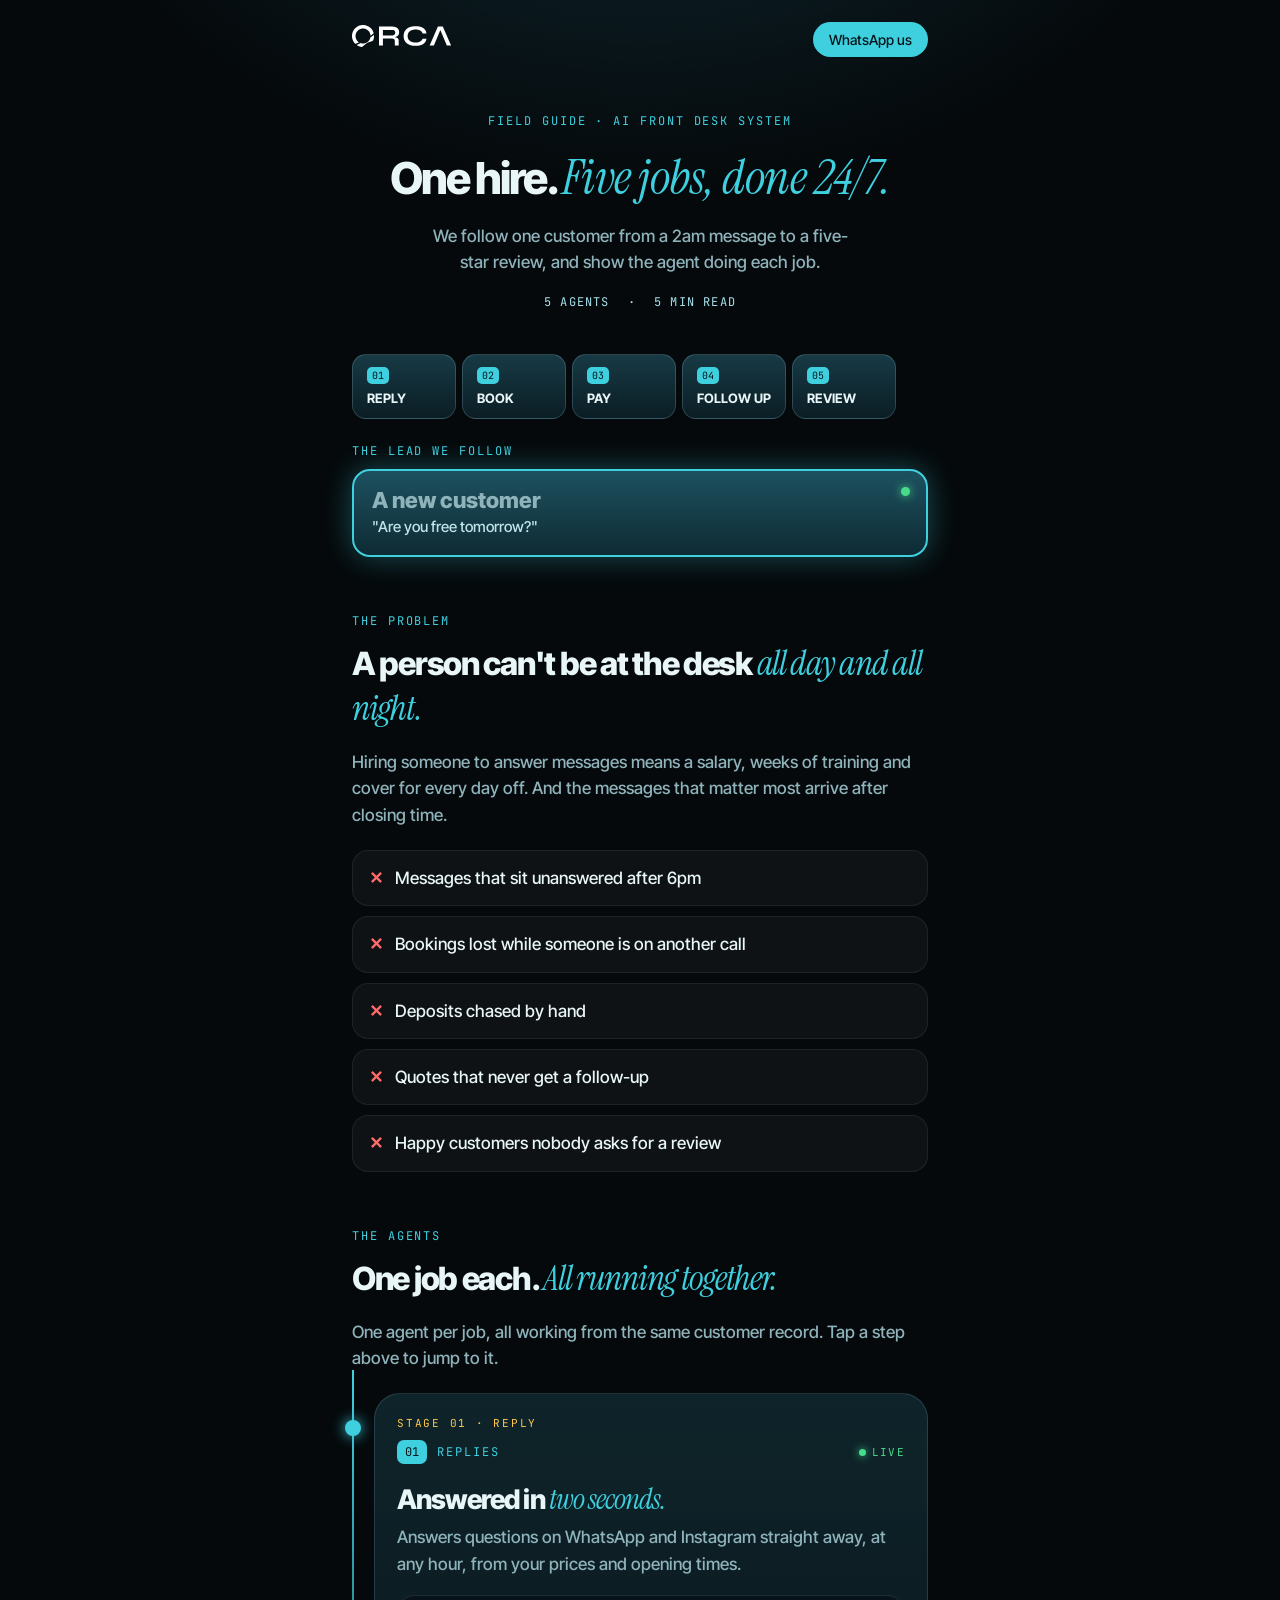
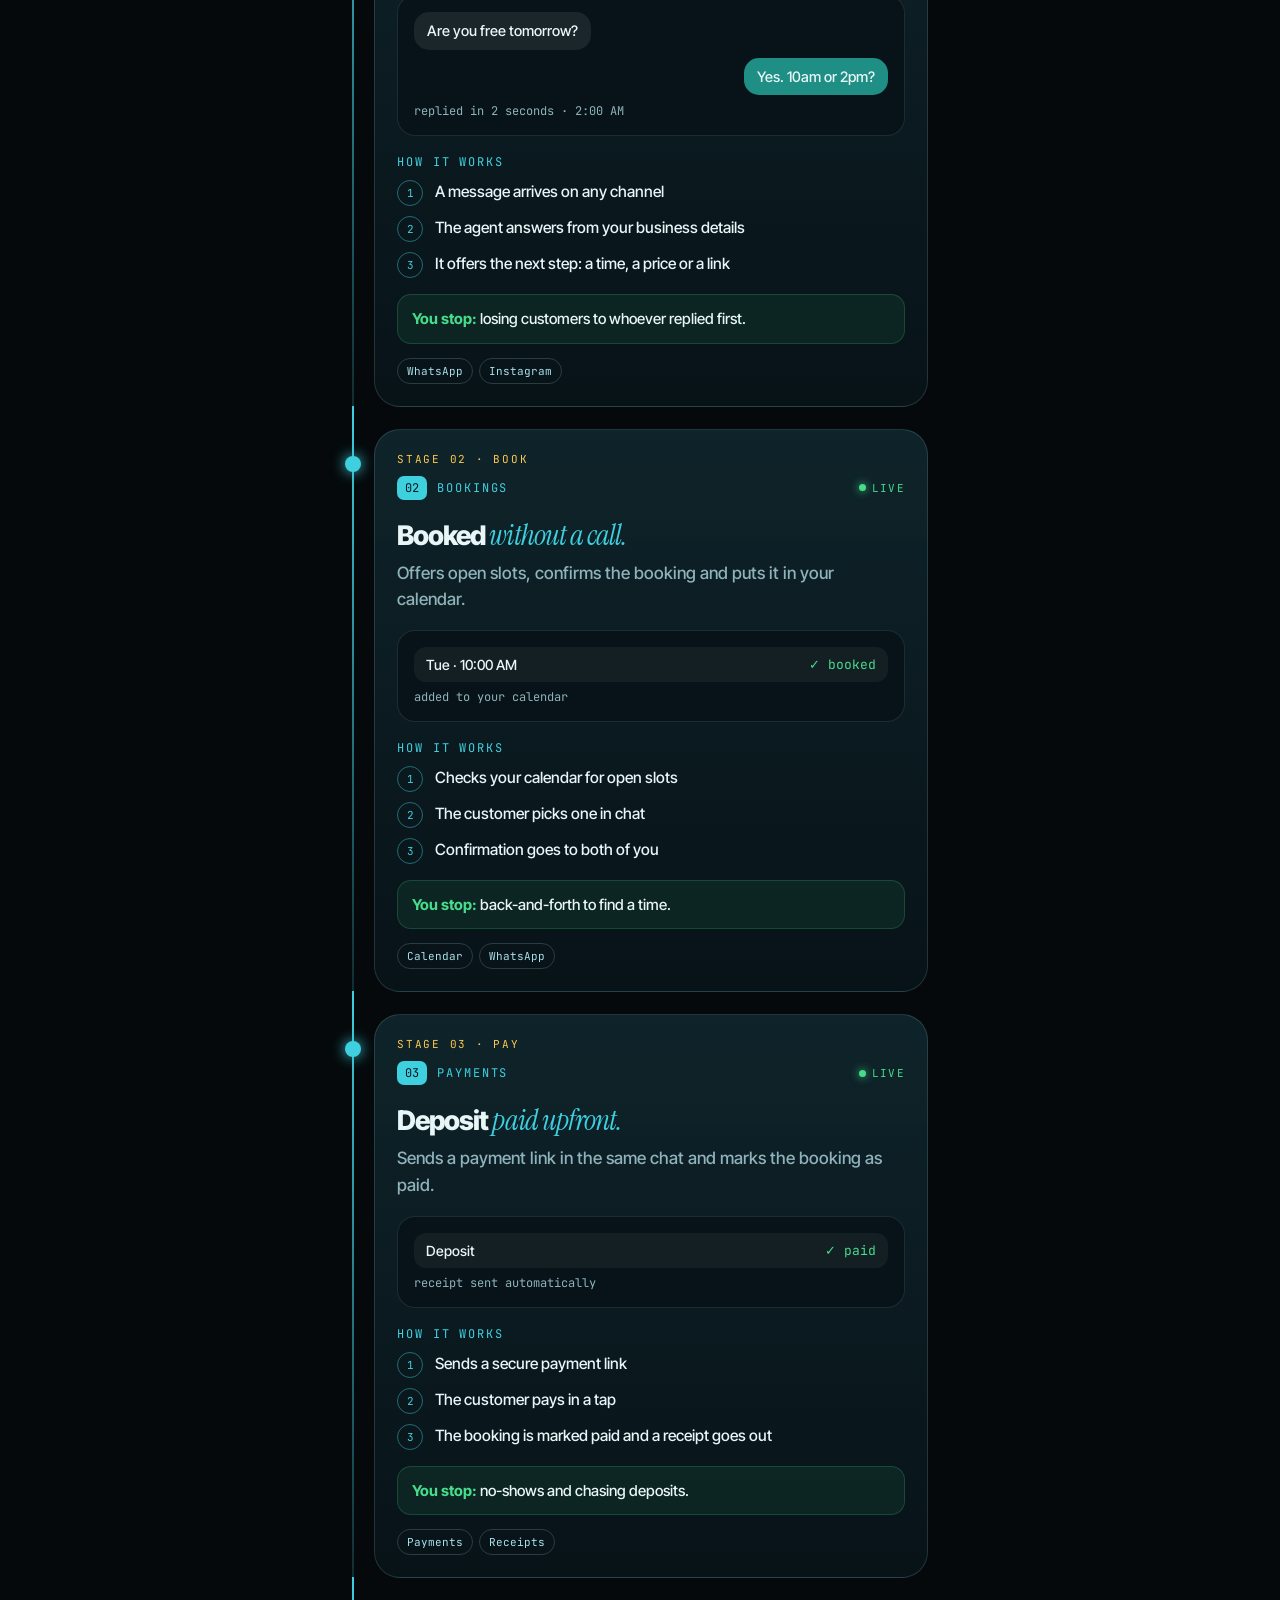
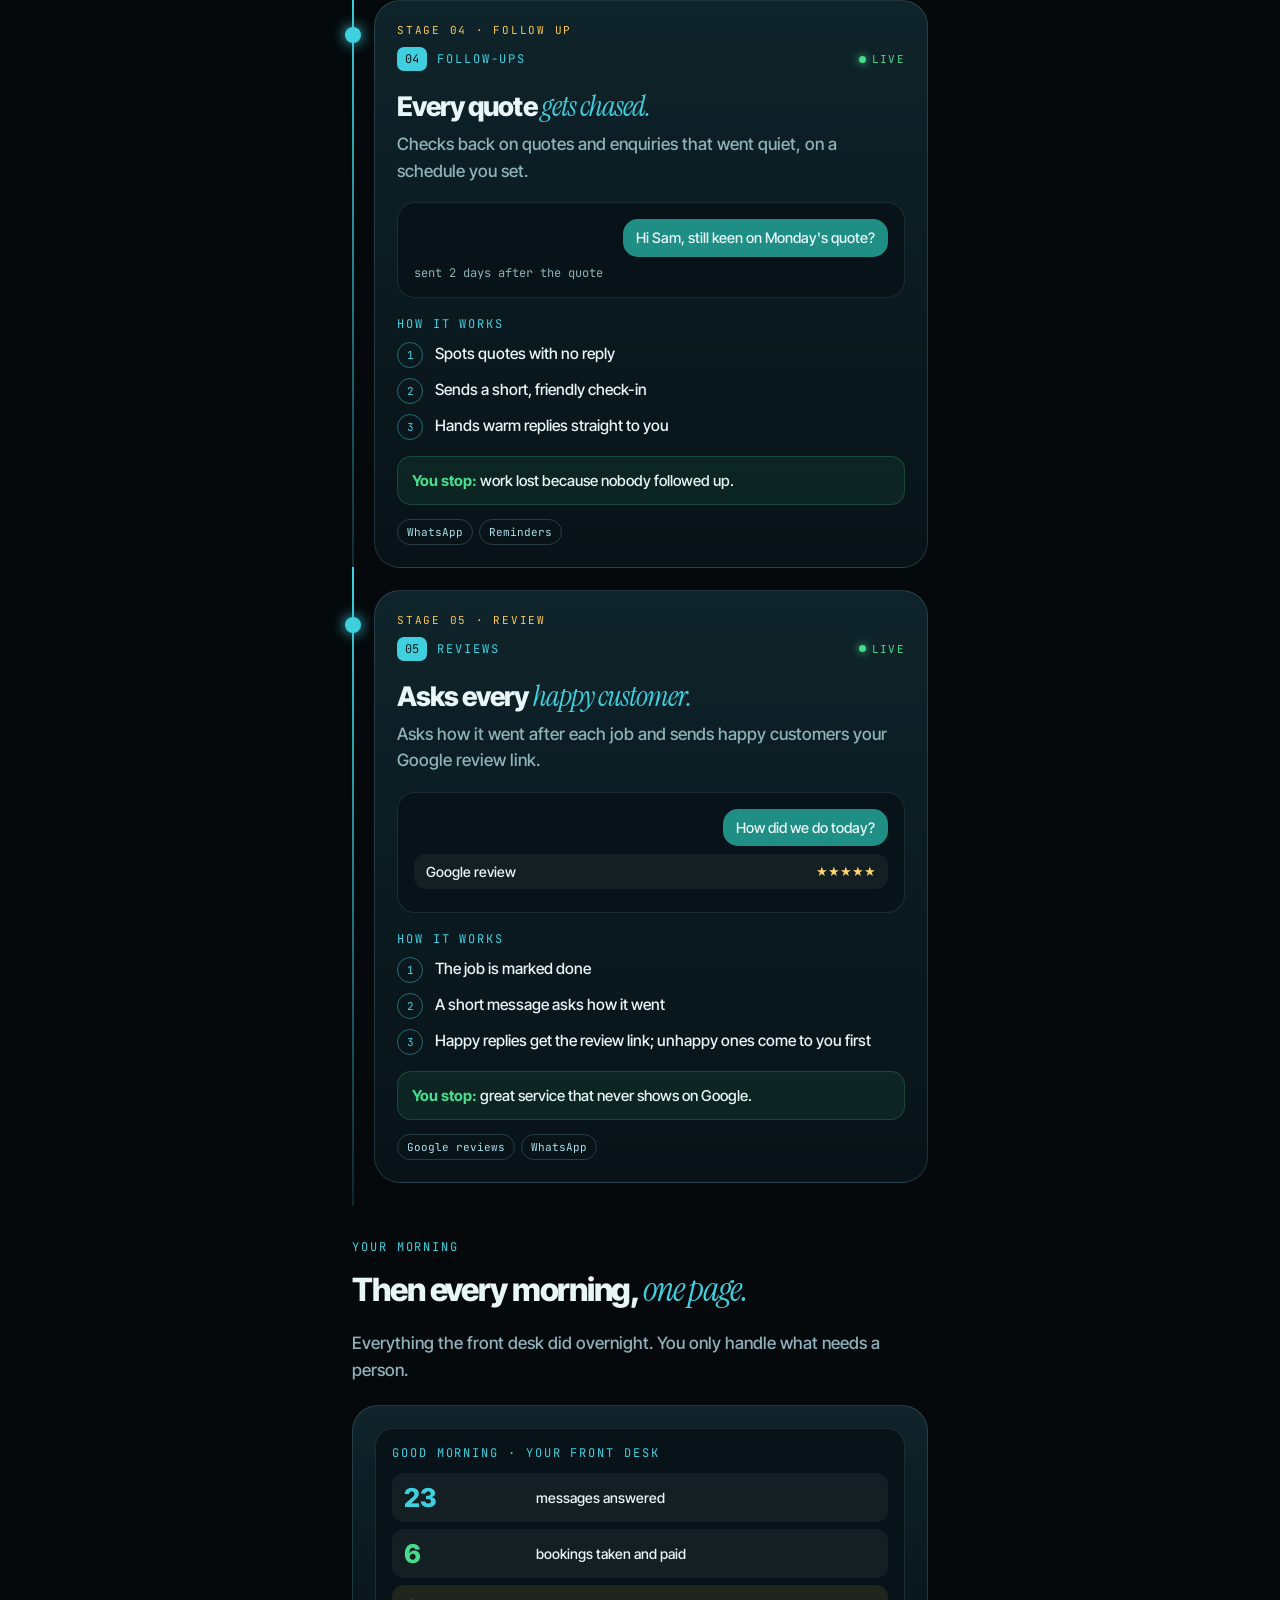
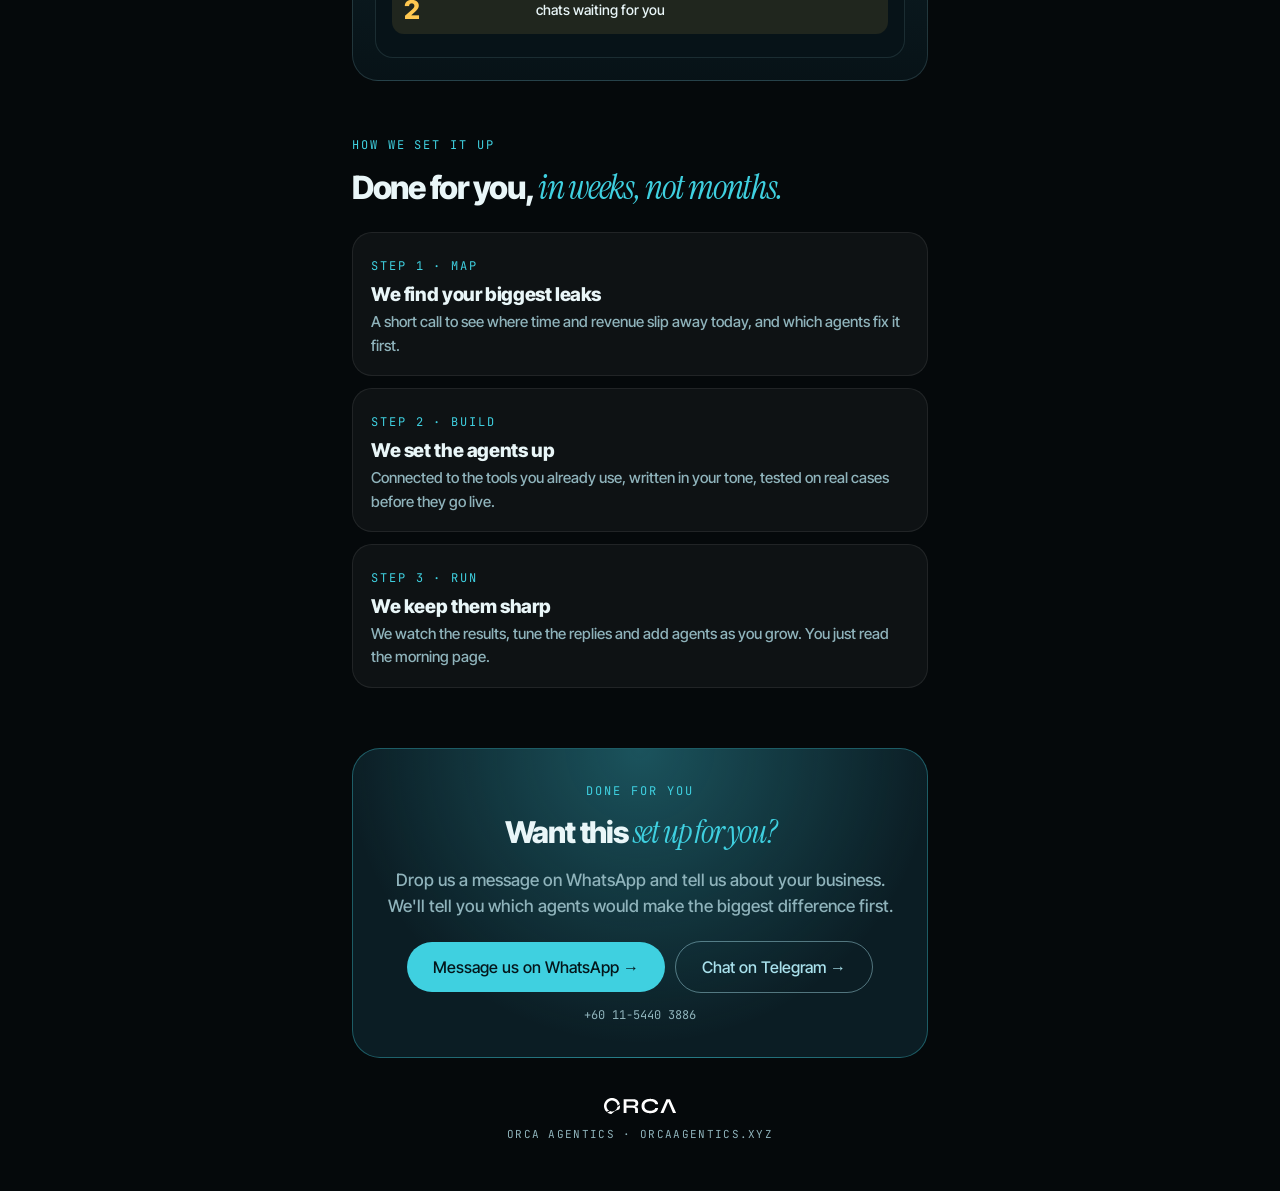
<file: map/hire/index.html>
<!doctype html><html lang="en"><head><meta charset="utf-8"><meta name="viewport" content="width=device-width,initial-scale=1">
<title>The AI Front Desk: one hire, five jobs · Orca Agentics</title><meta name="description" content="Follow one customer from a 2am message to a five-star review, and see the AI agent behind every step.">
<meta property="og:title" content="The AI Front Desk: one hire, five jobs"><meta property="og:description" content="Follow one customer from a 2am message to a five-star review, and see the AI agent behind every step.">
<meta property="og:image" content="https://orcaagentics.xyz/map/hire/og.png"><meta property="og:url" content="https://orcaagentics.xyz/map/hire/">
<meta name="twitter:card" content="summary_large_image"><meta name="theme-color" content="#05090b">

<style>@font-face{font-family:IT;src:url(../fonts/inter-tight-latin-500-normal.woff2);font-weight:400 600;font-display:swap}
@font-face{font-family:IT;src:url(../fonts/inter-tight-latin-700-normal.woff2);font-weight:700;font-display:swap}
@font-face{font-family:IT;src:url(../fonts/inter-tight-latin-800-normal.woff2);font-weight:800 900;font-display:swap}
@font-face{font-family:IS;src:url(../fonts/instrument-serif-latin-400-italic.woff2);font-style:italic;font-display:swap}
@font-face{font-family:JB;src:url(../fonts/jetbrains-mono-latin-400-normal.woff2);font-weight:400 700;font-display:swap}

*{margin:0;padding:0;box-sizing:border-box}
:root{--ink:#e9f6f8;--dim:#8fb3bb;--teal:#3fd0e0;--ice:#a9e1ec;--ok:#46dc8c;--warn:#ffc850;--bad:#ff6b6b}
html{background:#05090b;color:var(--ink);font:400 17px/1.55 IT;-webkit-font-smoothing:antialiased}
body{background:radial-gradient(900px 700px at 50% -5%,#12303a,transparent 70%),#05090b;overflow-x:hidden}
.w{max-width:620px;margin:0 auto;padding:0 22px}
em{font:italic 400 1.08em IS;color:var(--teal)}
.mono{font:500 12px JB;letter-spacing:.16em;text-transform:uppercase;color:var(--teal)}
nav{display:flex;align-items:center;justify-content:space-between;padding:22px 0}
nav svg{height:22px;width:auto}nav svg *{fill:#fff}
.pill{display:inline-flex;align-items:center;gap:8px;padding:9px 16px;border-radius:99px;font:600 14px IT;text-decoration:none;color:#04161b;background:var(--teal)}
.hero{padding:34px 0 10px;text-align:center}
.hero h1{font:800 44px/1.02 IT;letter-spacing:-.045em;margin:16px 0 14px}
.hero h1 em{font-size:1.12em;letter-spacing:-.01em}
.hero p{color:var(--dim);max-width:440px;margin:0 auto}
.meta{display:flex;justify-content:center;gap:18px;margin-top:18px;color:var(--ice);font:500 12px JB;letter-spacing:.1em}
/* map */
.map{position:relative;margin:40px auto 10px;width:100%;max-width:520px;aspect-ratio:1}
.map .hub{position:absolute;left:50%;top:50%;width:34%;aspect-ratio:1;transform:translate(-50%,-50%);border-radius:50%;
 display:flex;flex-direction:column;align-items:center;justify-content:center;background:radial-gradient(circle,rgba(63,208,224,.28),rgba(63,208,224,.04) 70%);border:1px solid rgba(169,225,236,.25)}
.map .hub svg{width:56%;height:auto}
.map .hub span{font:500 9px JB;letter-spacing:.2em;color:var(--ice);margin-top:4px}
.map svg.wires{position:absolute;inset:0;width:100%;height:100%}
.wires line{stroke:rgba(169,225,236,.25);stroke-width:1;stroke-dasharray:3 5;animation:flow 1.6s linear infinite}
@keyframes flow{to{stroke-dashoffset:-16}}
.chip{position:absolute;transform:translate(-50%,-50%);display:flex;align-items:center;gap:6px;padding:8px 11px;border-radius:12px;white-space:nowrap;
 background:linear-gradient(180deg,#173a45,#0b1d24);border:1px solid rgba(169,225,236,.22);font:700 12.5px IT;color:var(--ink);text-decoration:none;box-shadow:0 10px 30px rgba(0,0,0,.4)}
.chip b{font:600 10px JB;color:#04161b;background:var(--teal);padding:2px 5px;border-radius:5px}
.chip i{width:7px;height:7px;border-radius:50%;background:var(--ok);box-shadow:0 0 8px var(--ok);animation:blink 2s infinite}
@keyframes blink{50%{opacity:.3}}
/* pipeline layout */
.steps-h{display:flex;gap:6px;overflow-x:auto;margin:34px -22px 0;padding:0 22px 6px;scrollbar-width:none}
.stp{flex:none;display:flex;flex-direction:column;gap:6px;padding:12px 14px;border-radius:14px;min-width:104px;text-decoration:none;color:var(--ink);
 background:linear-gradient(180deg,#173a45,#0b1d24);border:1px solid rgba(169,225,236,.2);font:700 13px IT}
.stp b{font:600 10px JB;color:#04161b;background:var(--teal);padding:2px 5px;border-radius:5px;width:fit-content}
.lead{margin-top:18px}.lc{position:relative;margin-top:10px;padding:16px 18px;border-radius:18px;background:linear-gradient(180deg,#1d5160,#0e2b33);border:2px solid var(--teal);box-shadow:0 0 30px rgba(63,208,224,.35)}
.lc b{display:block;font:800 22px IT}.lc span{color:#bfe3ea;font-size:15px}
.lc i{position:absolute;right:16px;top:16px;width:9px;height:9px;border-radius:50%;background:var(--ok);box-shadow:0 0 10px var(--ok);animation:blink 2s infinite}
.agent.tl{position:relative;margin-left:22px}
.agent.tl:before{content:'';position:absolute;left:-23px;top:-24px;bottom:-24px;width:2px;background:linear-gradient(var(--teal),rgba(63,208,224,.15))}
.agent.tl:after{content:'';position:absolute;left:-30px;top:26px;width:16px;height:16px;border-radius:50%;background:var(--teal);box-shadow:0 0 14px var(--teal)}
.stage{font:500 11px JB;letter-spacing:.16em;color:var(--warn);margin-bottom:10px}
/* sections */
section{padding:56px 0 0}
h2{font:800 32px/1.08 IT;letter-spacing:-.04em;margin:12px 0 14px}
.lead{color:var(--dim)}
.pain{display:grid;gap:10px;margin-top:22px}
.pain div{display:flex;gap:12px;align-items:flex-start;padding:14px 16px;border-radius:16px;background:rgba(255,255,255,.04);border:1px solid rgba(255,255,255,.07)}
.pain span{color:var(--bad);font-weight:800}
.agent{padding:22px;margin-top:22px;border-radius:26px;background:linear-gradient(180deg,rgba(23,58,69,.55),rgba(9,26,32,.6));border:1px solid rgba(169,225,236,.16)}
.agent .top{display:flex;align-items:center;gap:10px}
.agent .top .n{font:600 12px JB;color:#04161b;background:var(--teal);padding:4px 8px;border-radius:7px}
.agent .top .live{margin-left:auto;display:flex;align-items:center;gap:6px;font:500 11px JB;letter-spacing:.12em;color:var(--ok)}
.agent .top .live i{width:7px;height:7px;border-radius:50%;background:var(--ok);box-shadow:0 0 8px var(--ok);animation:blink 2s infinite}
.agent h3{font:800 27px/1.1 IT;letter-spacing:-.035em;margin:16px 0 6px}
.agent .what{color:var(--dim)}
.mock{margin:18px 0;padding:16px;border-radius:18px;background:#071318;border:1px solid rgba(169,225,236,.12)}
.mb{padding:9px 13px;border-radius:15px;font:500 14.5px/1.35 IT;margin-bottom:8px;max-width:84%;width:fit-content}
.mi{background:rgba(255,255,255,.08)}.mo{background:#1f8f86;margin-left:auto}
.mr{display:flex;align-items:center;gap:8px;padding:9px 12px;border-radius:12px;background:rgba(255,255,255,.05);font:600 14px IT;margin-bottom:7px}
.mr b{margin-left:auto;font:500 13px JB}
.big{font:800 46px/1 IT;letter-spacing:-.03em}
.sm{font:500 12px JB;color:var(--dim)}
.bars{display:flex;align-items:flex-end;gap:7px;height:90px;margin-bottom:10px}.bars i{flex:1;border-radius:5px;background:var(--teal)}
.mv{display:flex;align-items:center;gap:10px;font:600 14px IT;margin-bottom:10px}.mv span{width:84px}.mv div{flex:1;height:9px;border-radius:5px;background:rgba(255,255,255,.08)}.mv u{display:block;height:100%;border-radius:5px}
.grid{display:grid;grid-template-columns:repeat(7,1fr);gap:5px}.grid i{height:26px;border-radius:6px;background:rgba(255,255,255,.06)}.grid i.s{background:#1f8f86}
.steps{list-style:none;counter-reset:s;display:grid;gap:10px;margin-top:4px}
.steps li{counter-increment:s;display:flex;gap:12px;font-size:15.5px}
.steps li:before{content:counter(s);flex:none;width:24px;height:24px;border-radius:50%;display:grid;place-items:center;font:600 11px JB;color:var(--teal);border:1px solid rgba(63,208,224,.45)}
.stop{margin-top:16px;padding:12px 14px;border-radius:14px;background:rgba(70,220,140,.08);border:1px solid rgba(70,220,140,.2);font-size:15px}
.stop b{color:var(--ok)}
.tags{display:flex;flex-wrap:wrap;gap:6px;margin-top:14px}.tags span{font:500 11px JB;color:var(--ice);padding:5px 9px;border-radius:99px;border:1px solid rgba(169,225,236,.2)}
.how{display:grid;gap:12px;margin-top:22px}
.how div{padding:18px;border-radius:20px;background:rgba(255,255,255,.04);border:1px solid rgba(255,255,255,.08)}
.how h4{font:800 19px IT;letter-spacing:-.02em;margin:6px 0 4px}.how p{color:var(--dim);font-size:15px}
.cta{margin:60px 0 0;padding:34px 24px;border-radius:28px;text-align:center;background:radial-gradient(circle at 50% 0%,rgba(63,208,224,.3),transparent 70%),#0b1d24;border:1px solid rgba(63,208,224,.35)}
.cta h2{font-size:30px}.cta p{color:var(--dim);margin-bottom:22px}
.cta .pill{font-size:16px;padding:15px 26px}
footer{padding:40px 0 50px;text-align:center;color:var(--dim);font:500 11px JB;letter-spacing:.12em}
footer svg{height:16px;width:auto;margin-bottom:10px}footer svg *{fill:#fff}
.rv{opacity:0;transform:translateY(24px);filter:blur(8px);transition:all .9s cubic-bezier(.2,.7,.2,1)}.rv.in{opacity:1;transform:none;filter:none}
@media (prefers-reduced-motion:reduce){.rv{opacity:1;transform:none;filter:none}*{animation:none!important}}
</style></head><body><div class="w">
<nav><a href="/" aria-label="Orca Agentics home"><svg xmlns="http://www.w3.org/2000/svg" viewBox="0 0 1694.9 376.1" width="1694.9" height="376.1"><path d="M375.8 168.7l.9 11.5 .2 7.4 -.1 6.6 -.8 12.3 -1.6 12.2 -1.1 6.5 -1.2 5.6 -3.2 12 -2 6.2 -2.2 6.2 -2.8 6.9 -2.2 5 -10.7 4.9 -11.4 4.5 -11.6 4.1 -27.8 9 -15.1 5.6 -6.3 2.6 -6.9 3.1 -6.1 3 -5.9 3.3 -5.8 3.5 -5.7 3.7 -6.2 4.3 -6.7 5.1 -5.3 4.3 -7 6 -20.6 18.5 -9.3 8.1 -10.1 8.1 -10.2 7.3 -5.5-.6 -7.3-1.1 -6.5-1.1 -6.5-1.4 -11.1-3 -6.2-2 -6.2-2.2 -11.4-4.8 -6.7-3.2 -5.8-3 -10.6-6.3 -9.7-6.6 10.6-3.6 10-3.7 7.8-3.2 8.2-3.7 7.4-3.8 7.8-4.6 8.3-5.3 6.1-4.4 6.7 2.3 6 1.7 7 1.6 6.7 1.2 7.2 .8 7.8 .4 7.2 0 7.3-.4 7.2-.8 6.6-1.2 7.7-1.7 6.4-1.9 6.3-2.2 6.8-2.8 6.5-3.1 5.9-3.3 6.2-3.8 6.4-4.5 4.8-3.8 5.4-4.8 5.6-5.6 4.5-4.9 4.9-6.1 3.6-5 3.9-6.2 3.5-6.3 3.2-6.5 2.5-5.7 2.3-6.3 2.1-6.9 1.5-6 1.4-7 8.2-3.7 7.4-3.8 7.8-4.6 7-4.5 6.8-4.8 7.2-5.5 8.3-6.9 8.3-7.3zM96.4 24l10.2-5.3 9-4 10.7-4.2 9.4-3 11.1-2.9 9.7-1.9 9.8-1.4 11.5-1 9.8-.3 10.7 .3 11.5 .9 10.6 1.5 10.4 2.1 10.4 2.7 10.9 3.6 10 3.9 9.7 4.4 10.1 5.4 9.2 5.6 8.8 6.1 8.4 6.5 7.5 6.5 7.6 7.4 7.8 8.5 7.2 9 5.8 8 5.8 9 4.8 8.6 5.1 10.3 3.9 9.1 3.9 10.8 3 10.2 -17.4 15.5 -6.5 5.3 -5.4 4.2 -5.5 4.1 -6.9 4.6 -6.4 3.9 -6.2 3.5 -.7-8.1 -1.3-8.3 -1.6-7.7 -2.3-8 -2.8-7.9 -3.1-7.2 -4.1-8 -4-6.7 -4.4-6.5 -5.1-6.6 -5.2-5.9 -6.4-6.3 -5.9-5.1 -5.7-4.4 -6-4.1 -8.2-4.9 -7.5-3.7 -7.7-3.3 -8-2.7 -7-2 -7.6-1.7 -8.3-1.2 -8.3-.7 -8.4-.2 -7.9 .3 -8.8 1 -7.8 1.4 -7.6 1.8 -8 2.5 -8.3 3.2 -7.6 3.5 -6.9 3.7 -7.6 4.8 -5.9 4.3 -6.5 5.3 -5.7 5.3 -5.4 5.7 -5 6 -5.3 7.2 -4.2 6.6 -3.3 5.9 -3.6 7.5 -3.4 8.3 -2.4 7.4 -2 7.6 -1.5 7.7 -1.3 9.4 -.5 8.4 .1 8.4 .6 8.3 1.2 8.3 1.4 7.2 2 7.5 2.6 8 3.2 7.8 3.4 7 4.1 7.3 4.6 7 4.7 6.3 5.4 6.4 5.8 6 5.8 5.3 6.1 4.9 7.1 5 -6 3.6 -6.7 3.6 -6.1 3 -7.6 3.4 -7 2.9 -9.4 3.4 -19.8 6.6 -8-8.4 -6.3-7.5 -6.5-8.5 -6.4-9.6 -5.8-9.9 -4.8-9.6 -4.6-10.5 -3.4-9.3 -3.4-11 -2.5-10.4 -1.8-9.7 -1.4-11.4 -.7-9.8 -.2-12.4 .3-5.7 .4-6.6 1.1-9.8 1.8-10.5 2.4-10.4 3.2-11.1 3.9-10.8 4.6-10.6 4.7-9.6 5.4-9.2 5.3-8.3 5.8-8 7.3-8.9 7.3-7.9 7.6-7.4 8.1-7 7.8-6 9.5-6.5z" fill="#ffffff"/><path d="M1095.1 20.2l6.7 .2 6.5 .3 6.4 .4 6.3 .6 6.2 .6 6 .8 6 .8 5.8 1 5.7 1.2 5.6 1.2 5.5 1.3 5.4 1.5 5.3 1.6 5.1 1.7 5 1.8 4.9 1.9 4.8 2 4.6 2.2 4.6 2.2 4.3 2.3 4.3 2.4 4.1 2.6 4 2.6 3.8 2.7 3.8 2.8 3.6 2.9 3.4 3.1 3.4 3.1 3.2 3.2 3 3.3 3 3.4 2.8 3.6 2.6 3.6 2.5 3.7 2.4 3.8 2.2 3.8 2.1 4 1.9 4.1 1.7 4.1 1.6 4.3 1.5 4.3 1.3 4.5 1.2 4.5 1 4.6 .9 4.7 .7 4.8 .6 4.9 -66 0 -.9-2.6 -.9-2.6 -3.1-7.4 -1.2-2.4 -1.3-2.3 -1.3-2.3 -1.4-2.2 -4.6-6.5 -1.7-2 -1.7-2.1 -1.8-1.9 -1.9-2 -1.9-1.8 -2-1.9 -2.1-1.7 -2.1-1.7 -2.3-1.7 -2.2-1.6 -2.4-1.5 -2.4-1.5 -7.7-4.1 -2.7-1.3 -2.7-1.2 -8.7-3.2 -3.1-1 -3.1-.9 -3.1-.8 -3.3-.8 -10.1-2 -3.6-.5 -3.6-.5 -3.6-.4 -3.8-.3 -3.8-.3 -3.9-.2 -3.9-.2 -4-.1 -14.2 .2 -4.9 .2 -4.9 .4 -4.8 .4 -4.7 .6 -4.6 .6 -4.5 .8 -4.5 .8 -4.4 1 -4.3 1 -4.2 1.2 -4.1 1.2 -4.1 1.3 -4 1.5 -3.9 1.5 -3.8 1.7 -3.8 1.7 -3.6 1.8 -3.4 2 -3.4 2 -3.3 2.1 -3.2 2.2 -3 2.3 -3 2.4 -2.8 2.5 -2.7 2.5 -2.6 2.7 -2.6 2.8 -2.3 2.8 -2.3 3 -2.2 3 -2.1 3.2 -1.9 3.2 -1.8 3.3 -1.7 3.5 -1.5 3.5 -1.4 3.6 -1.2 3.6 -1.2 3.8 -1 3.9 -.8 4 -.8 4 -.6 4.2 -.4 4.2 -.4 4.3 -.2 4.5 0 4.5 0 4.4 .2 4.4 .4 4.3 .4 4.2 .6 4.1 .8 4 .8 3.9 1 3.8 1.2 3.8 1.2 3.6 1.4 3.6 1.5 3.4 1.7 3.4 1.8 3.3 1.9 3.2 2.1 3.1 2.2 3 2.3 2.9 2.3 2.9 2.6 2.7 2.6 2.7 2.7 2.5 2.8 2.5 3 2.3 3 2.3 3.2 2.2 3.3 2.1 3.4 2 3.4 1.9 3.6 1.9 3.8 1.7 3.8 1.6 3.9 1.6 4 1.4 4.1 1.4 4.1 1.2 4.2 1.2 4.3 1 4.4 1 4.5 .8 4.5 .7 4.6 .7 4.7 .5 4.8 .5 4.9 .3 4.9 .3 5 .1 13.2 0 11.6-.7 11-1.2 10.3-1.8 9.6-2.3 9.1-2.9 8.4-3.5 7.8-3.8 7.2-4.4 6.6-4.9 6-5.4 5.5-5.8 4.8-6.2 4.3-6.5 3.7-6.8 1.1-2.4 1-2.4 1-2.4 .9-2.5 66 0 -.7 4.8 -.7 4.8 -1 4.6 -1 4.6 -1.2 4.4 -1.4 4.4 -1.5 4.3 -1.6 4.2 -1.8 4.1 -2 4 -2 4 -2.3 3.8 -2.3 3.8 -2.6 3.6 -2.6 3.6 -2.8 3.5 -3 3.4 -3 3.3 -3.2 3.1 -3.4 3.1 -3.4 3 -3.6 2.9 -3.7 2.8 -3.8 2.6 -4 2.6 -4.1 2.5 -4.2 2.4 -4.4 2.2 -4.5 2.2 -4.6 2.1 -4.7 1.9 -4.9 1.9 -5 1.7 -5.1 1.7 -5.3 1.5 -5.3 1.4 -5.5 1.3 -5.6 1.2 -5.7 1.1 -5.8 1 -5.9 .8 -6.1 .7 -6.1 .7 -6.3 .5 -6.4 .4 -6.5 .3 -6.7 .1 -6.7 .1 -5.7-.1 -5.6-.1 -5.5-.2 -5.5-.3 -5.4-.3 -5.4-.5 -5.3-.5 -5.2-.6 -5.2-.7 -15.1-2.6 -4.9-1 -4.9-1.2 -4.8-1.1 -4.8-1.3 -4.6-1.4 -4.6-1.4 -4.6-1.5 -4.4-1.6 -4.3-1.7 -4.3-1.8 -4.2-1.8 -4.1-1.9 -4-2 -4-2.1 -3.8-2.2 -3.8-2.3 -3.7-2.3 -3.6-2.4 -3.5-2.5 -3.5-2.6 -3.3-2.7 -3.3-2.7 -3.2-2.8 -3-2.9 -3-3 -2.9-3.1 -2.8-3.1 -2.7-3.3 -2.5-3.3 -2.5-3.4 -2.4-3.4 -2.4-3.6 -2.2-3.6 -2.1-3.7 -2-3.8 -1.9-3.9 -1.8-3.9 -1.7-4 -1.6-4.2 -1.5-4.2 -1.3-4.2 -1.3-4.4 -1.1-4.5 -1-4.5 -.8-4.6 -.8-4.7 -.7-4.8 -.5-4.9 -.4-4.9 -.3-5.1 -.2-5.1 0-5.2 0-5.2 .2-5.1 .3-5.1 .4-5 .5-4.8 .7-4.8 .8-4.8 .8-4.6 1-4.5 1.1-4.5 1.3-4.4 1.3-4.3 1.5-4.2 1.6-4.2 1.7-4 1.8-4 1.9-3.9 2-3.8 2.1-3.8 2.2-3.6 2.4-3.6 2.4-3.5 2.5-3.4 2.5-3.3 2.7-3.3 2.8-3.2 2.9-3.1 3-3 3-2.9 3.2-2.9 3.3-2.8 3.3-2.7 3.5-2.6 3.5-2.5 3.6-2.5 3.7-2.3 3.8-2.3 3.8-2.2 4-2.1 4-2.1 4.1-1.9 4.2-1.9 4.3-1.8 4.3-1.7 4.4-1.7 4.6-1.5 4.6-1.5 4.6-1.4 4.8-1.3 4.8-1.2 4.9-1.1 4.9-1.1 5-.9 5-.9 5.1-.8 15.7-1.9 5.4-.5 5.4-.3 5.5-.3 5.5-.2 5.6-.2 5.7 0zM686 26.7l4.6 .2 4.5 .2 13 1 4.2 .5 4.1 .6 11.9 2.3 3.8 1 3.8 1 10.7 3.4 3.4 1.4 3.4 1.4 3.2 1.5 3.1 1.6 3.1 1.7 2.9 1.7 2.9 1.9 2.7 2 2.7 2 2.5 2.1 2.5 2.3 2.4 2.3 2.2 2.4 2.2 2.5 2.1 2.6 2 2.6 1.9 2.8 1.7 2.9 1.6 2.9 1.6 3.1 1.4 3.1 1.2 3.3 1.2 3.3 1 3.5 .9 3.5 .8 3.6 .7 3.7 .5 3.9 .4 3.9 .3 4 .2 4.1 .1 4.2 0 2.8 -.1 2.8 -.2 2.8 -.2 2.7 -.3 2.6 -.3 2.6 -.4 2.5 -.5 2.4 -.5 2.4 -.6 2.4 -.7 2.3 -.7 2.2 -.8 2.2 -.8 2.2 -.9 2.1 -1 2 -1 2 -1.1 1.9 -1.1 1.9 -1.2 1.8 -1.2 1.8 -1.3 1.7 -1.3 1.7 -1.4 1.7 -1.4 1.6 -1.5 1.5 -1.5 1.6 -1.5 1.4 -1.6 1.4 -1.7 1.4 -1.7 1.3 -1.8 1.3 -1.8 1.2 -5.6 3.5 -7.9 4.1 -2 .9 -2.1 .9 -6.5 2.5 -2.3 .8 -2.2 .7 -7 1.9 -7.1 1.7 -6.3 1.2 13.8 1.5 3.3 .5 3.1 .5 3.1 .6 2.9 .6 8.3 2.1 2.6 .8 2.5 .9 2.4 1 2.4 1 2.2 1.1 2.2 1.1 2 1.2 2 1.3 1.9 1.4 1.8 1.4 1.7 1.5 1.6 1.5 1.6 1.7 1.4 1.6 1.4 1.8 1.3 1.9 1.2 2 1 2 1.1 2.2 .9 2.3 .8 2.4 .8 2.5 .6 2.6 .6 2.7 .5 2.8 .9 9 .1 3.3 .1 3.3 0 77 -66.5 0 0-72.5 -.3-6.7 -.6-6 -1.2-5.5 -1.6-4.9 -.6-1.5 -.7-1.5 -.7-1.3 -.8-1.4 -.9-1.2 -.9-1.2 -1-1.2 -1.1-1.1 -1.2-1.1 -1.2-1 -1.4-.9 -1.4-1 -1.5-.8 -1.6-.8 -1.6-.8 -1.7-.7 -1.9-.7 -1.8-.6 -2-.6 -2.1-.5 -2.1-.5 -2.3-.4 -2.4-.5 -2.5-.4 -11.1-1.2 -13-.8 -14.8-.2 -125.5 0 0 119.5 -66.5 0 0-323.5 219.5 0zM528.4 83.7l0 95 153 0 3.4-.1 3.4-.1 3.2-.3 3.1-.4 3.1-.4 2.9-.6 2.8-.7 2.8-.8 2.6-.9 2.5-1 2.4-1.1 2.3-1.2 2.2-1.3 2.1-1.4 2-1.6 1.9-1.6 1.8-1.7 1.7-1.8 1.5-1.9 1.5-2 1.3-2 1.2-2.1 1.1-2.1 1-2.3 .9-2.3 .7-2.4 .6-2.5 .6-2.5 .4-2.6 .2-2.7 .2-2.8 .1-2.8 -.1-2.7 -.2-2.6 -.2-2.6 -.4-2.5 -.6-2.3 -.6-2.3 -.7-2.3 -.9-2.1 -1-2 -1.1-2 -1.2-1.9 -1.3-1.8 -1.5-1.7 -1.5-1.7 -1.7-1.5 -1.8-1.5 -1.9-1.4 -2-1.3 -2.1-1.2 -2.2-1.1 -2.3-1.1 -2.4-.9 -2.5-.9 -2.6-.7 -2.8-.7 -2.8-.6 -2.9-.5 -3.1-.4 -3.1-.3 -3.2-.2 -3.4-.2 -3.4 0zM1510.4 85.7l-110.5 264.5 -72.5 0 141.5-323.5 83 0 143 323.5 -73.5 0z" fill="#ffffff"/></svg></a><a class="pill" href="https://wa.me/601154403886?text=Hi%20Orca%2C%20I%20saw%20the%20AI%20front%20desk%20and%20I%27d%20like%20this%20set%20up%20for%20me.">WhatsApp us</a></nav>
<header class="hero"><div class="mono">Field guide · AI front desk system</div>
<h1>One hire. <em>Five jobs, done 24/7.</em></h1><p>We follow one customer from a 2am message to a five-star review, and show the agent doing each job.</p><div class="meta"><span>5 AGENTS</span><span>·</span><span>5 MIN READ</span></div></header>
<div class="steps-h rv"><a href="#a1" class="stp"><b>01</b><span>REPLY</span></a><a href="#a2" class="stp"><b>02</b><span>BOOK</span></a><a href="#a3" class="stp"><b>03</b><span>PAY</span></a><a href="#a4" class="stp"><b>04</b><span>FOLLOW UP</span></a><a href="#a5" class="stp"><b>05</b><span>REVIEW</span></a></div><div class="lead rv"><div class="mono">The lead we follow</div><div class="lc"><b>A new customer</b><span>"Are you free tomorrow?"</span><i></i></div></div>
<section><div class="mono">The problem</div><h2>A person can't be at the desk <em>all day and all night.</em></h2><p class="lead">Hiring someone to answer messages means a salary, weeks of training and cover for every day off. And the messages that matter most arrive after closing time.</p><div class="pain"><div><span>✕</span>Messages that sit unanswered after 6pm</div><div><span>✕</span>Bookings lost while someone is on another call</div><div><span>✕</span>Deposits chased by hand</div><div><span>✕</span>Quotes that never get a follow-up</div><div><span>✕</span>Happy customers nobody asks for a review</div></div></section>
<section><div class="mono">The agents</div><h2>One job each. <em>All running together.</em></h2><p class="lead">One agent per job, all working from the same customer record. Tap a step above to jump to it.</p><div class="agent rv tl" id="a1"><div class="stage">STAGE 01 · REPLY</div><div class="top"><span class="n">01</span><span class="mono">Replies</span><span class="live"><i></i>LIVE</span></div>
<h3>Answered in <em>two seconds.</em></h3><p class="what">Answers questions on WhatsApp and Instagram straight away, at any hour, from your prices and opening times.</p><div class="mock"><div class="mb mi">Are you free tomorrow?</div><div class="mb mo">Yes. 10am or 2pm?</div><div class="sm">replied in 2 seconds · 2:00 AM</div></div>
<div class="mono" style="margin-bottom:10px">How it works</div><ol class="steps"><li>A message arrives on any channel</li><li>The agent answers from your business details</li><li>It offers the next step: a time, a price or a link</li></ol>
<div class="stop"><b>You stop:</b> losing customers to whoever replied first.</div><div class="tags"><span>WhatsApp</span><span>Instagram</span></div></div><div class="agent rv tl" id="a2"><div class="stage">STAGE 02 · BOOK</div><div class="top"><span class="n">02</span><span class="mono">Bookings</span><span class="live"><i></i>LIVE</span></div>
<h3>Booked <em>without a call.</em></h3><p class="what">Offers open slots, confirms the booking and puts it in your calendar.</p><div class="mock"><div class="mr">Tue · 10:00 AM<b style="color:#46dc8c">&#10003; booked</b></div><div class="sm">added to your calendar</div></div>
<div class="mono" style="margin-bottom:10px">How it works</div><ol class="steps"><li>Checks your calendar for open slots</li><li>The customer picks one in chat</li><li>Confirmation goes to both of you</li></ol>
<div class="stop"><b>You stop:</b> back-and-forth to find a time.</div><div class="tags"><span>Calendar</span><span>WhatsApp</span></div></div><div class="agent rv tl" id="a3"><div class="stage">STAGE 03 · PAY</div><div class="top"><span class="n">03</span><span class="mono">Payments</span><span class="live"><i></i>LIVE</span></div>
<h3>Deposit <em>paid upfront.</em></h3><p class="what">Sends a payment link in the same chat and marks the booking as paid.</p><div class="mock"><div class="mr">Deposit<b style="color:#46dc8c">&#10003; paid</b></div><div class="sm">receipt sent automatically</div></div>
<div class="mono" style="margin-bottom:10px">How it works</div><ol class="steps"><li>Sends a secure payment link</li><li>The customer pays in a tap</li><li>The booking is marked paid and a receipt goes out</li></ol>
<div class="stop"><b>You stop:</b> no-shows and chasing deposits.</div><div class="tags"><span>Payments</span><span>Receipts</span></div></div><div class="agent rv tl" id="a4"><div class="stage">STAGE 04 · FOLLOW UP</div><div class="top"><span class="n">04</span><span class="mono">Follow-ups</span><span class="live"><i></i>LIVE</span></div>
<h3>Every quote <em>gets chased.</em></h3><p class="what">Checks back on quotes and enquiries that went quiet, on a schedule you set.</p><div class="mock"><div class="mb mo">Hi Sam, still keen on Monday's quote?</div><div class="sm">sent 2 days after the quote</div></div>
<div class="mono" style="margin-bottom:10px">How it works</div><ol class="steps"><li>Spots quotes with no reply</li><li>Sends a short, friendly check-in</li><li>Hands warm replies straight to you</li></ol>
<div class="stop"><b>You stop:</b> work lost because nobody followed up.</div><div class="tags"><span>WhatsApp</span><span>Reminders</span></div></div><div class="agent rv tl" id="a5"><div class="stage">STAGE 05 · REVIEW</div><div class="top"><span class="n">05</span><span class="mono">Reviews</span><span class="live"><i></i>LIVE</span></div>
<h3>Asks every <em>happy customer.</em></h3><p class="what">Asks how it went after each job and sends happy customers your Google review link.</p><div class="mock"><div class="mb mo">How did we do today?</div><div class="mr">Google review<b style="color:#ffd36b">&#9733;&#9733;&#9733;&#9733;&#9733;</b></div></div>
<div class="mono" style="margin-bottom:10px">How it works</div><ol class="steps"><li>The job is marked done</li><li>A short message asks how it went</li><li>Happy replies get the review link; unhappy ones come to you first</li></ol>
<div class="stop"><b>You stop:</b> great service that never shows on Google.</div><div class="tags"><span>Google reviews</span><span>WhatsApp</span></div></div></section>
<section><div class="mono">Your morning</div><h2>Then every morning, <em>one page.</em></h2><p class="lead">Everything the front desk did overnight. You only handle what needs a person.</p>
<div class="agent rv"><div class="mock" style="margin:0"><div class="mono" style="margin-bottom:12px">Good morning · your front desk</div><div class="mr"><b style="margin:0;font:800 26px IT;color:#3fd0e0;width:124px">23</b>messages answered</div><div class="mr"><b style="margin:0;font:800 26px IT;color:#46dc8c;width:124px">6</b>bookings taken and paid</div><div class="mr" style="background:rgba(255,200,80,.1)"><b style="margin:0;font:800 26px IT;color:#ffc850;width:124px">2</b>chats waiting for you</div></div></div></section>
<section><div class="mono">How we set it up</div><h2>Done for you, <em>in weeks, not months.</em></h2><div class="how">
<div class="rv"><span class="mono">Step 1 · Map</span><h4>We find your biggest leaks</h4><p>A short call to see where time and revenue slip away today, and which agents fix it first.</p></div>
<div class="rv"><span class="mono">Step 2 · Build</span><h4>We set the agents up</h4><p>Connected to the tools you already use, written in your tone, tested on real cases before they go live.</p></div>
<div class="rv"><span class="mono">Step 3 · Run</span><h4>We keep them sharp</h4><p>We watch the results, tune the replies and add agents as you grow. You just read the morning page.</p></div></div></section>
<div class="cta rv"><div class="mono">Done for you</div><h2>Want this <em>set up for you?</em></h2>
<p>Drop us a message on WhatsApp and tell us about your business. We'll tell you which agents would make the biggest difference first.</p>
<a class="pill" href="https://wa.me/601154403886?text=Hi%20Orca%2C%20I%20saw%20the%20AI%20front%20desk%20and%20I%27d%20like%20this%20set%20up%20for%20me.">Message us on WhatsApp →</a><a class="pill" style="margin-left:10px;background:transparent;border:1px solid rgba(169,225,236,.45);color:#a9e1ec" href="https://t.me/OrcaEchoBot?start=hire">Chat on Telegram →</a><div class="sm" style="margin-top:14px">+60 11-5440 3886</div></div>
<footer><svg xmlns="http://www.w3.org/2000/svg" viewBox="0 0 1694.9 376.1" width="1694.9" height="376.1"><path d="M375.8 168.7l.9 11.5 .2 7.4 -.1 6.6 -.8 12.3 -1.6 12.2 -1.1 6.5 -1.2 5.6 -3.2 12 -2 6.2 -2.2 6.2 -2.8 6.9 -2.2 5 -10.7 4.9 -11.4 4.5 -11.6 4.1 -27.8 9 -15.1 5.6 -6.3 2.6 -6.9 3.1 -6.1 3 -5.9 3.3 -5.8 3.5 -5.7 3.7 -6.2 4.3 -6.7 5.1 -5.3 4.3 -7 6 -20.6 18.5 -9.3 8.1 -10.1 8.1 -10.2 7.3 -5.5-.6 -7.3-1.1 -6.5-1.1 -6.5-1.4 -11.1-3 -6.2-2 -6.2-2.2 -11.4-4.8 -6.7-3.2 -5.8-3 -10.6-6.3 -9.7-6.6 10.6-3.6 10-3.7 7.8-3.2 8.2-3.7 7.4-3.8 7.8-4.6 8.3-5.3 6.1-4.4 6.7 2.3 6 1.7 7 1.6 6.7 1.2 7.2 .8 7.8 .4 7.2 0 7.3-.4 7.2-.8 6.6-1.2 7.7-1.7 6.4-1.9 6.3-2.2 6.8-2.8 6.5-3.1 5.9-3.3 6.2-3.8 6.4-4.5 4.8-3.8 5.4-4.8 5.6-5.6 4.5-4.9 4.9-6.1 3.6-5 3.9-6.2 3.5-6.3 3.2-6.5 2.5-5.7 2.3-6.3 2.1-6.9 1.5-6 1.4-7 8.2-3.7 7.4-3.8 7.8-4.6 7-4.5 6.8-4.8 7.2-5.5 8.3-6.9 8.3-7.3zM96.4 24l10.2-5.3 9-4 10.7-4.2 9.4-3 11.1-2.9 9.7-1.9 9.8-1.4 11.5-1 9.8-.3 10.7 .3 11.5 .9 10.6 1.5 10.4 2.1 10.4 2.7 10.9 3.6 10 3.9 9.7 4.4 10.1 5.4 9.2 5.6 8.8 6.1 8.4 6.5 7.5 6.5 7.6 7.4 7.8 8.5 7.2 9 5.8 8 5.8 9 4.8 8.6 5.1 10.3 3.9 9.1 3.9 10.8 3 10.2 -17.4 15.5 -6.5 5.3 -5.4 4.2 -5.5 4.1 -6.9 4.6 -6.4 3.9 -6.2 3.5 -.7-8.1 -1.3-8.3 -1.6-7.7 -2.3-8 -2.8-7.9 -3.1-7.2 -4.1-8 -4-6.7 -4.4-6.5 -5.1-6.6 -5.2-5.9 -6.4-6.3 -5.9-5.1 -5.7-4.4 -6-4.1 -8.2-4.9 -7.5-3.7 -7.7-3.3 -8-2.7 -7-2 -7.6-1.7 -8.3-1.2 -8.3-.7 -8.4-.2 -7.9 .3 -8.8 1 -7.8 1.4 -7.6 1.8 -8 2.5 -8.3 3.2 -7.6 3.5 -6.9 3.7 -7.6 4.8 -5.9 4.3 -6.5 5.3 -5.7 5.3 -5.4 5.7 -5 6 -5.3 7.2 -4.2 6.6 -3.3 5.9 -3.6 7.5 -3.4 8.3 -2.4 7.4 -2 7.6 -1.5 7.7 -1.3 9.4 -.5 8.4 .1 8.4 .6 8.3 1.2 8.3 1.4 7.2 2 7.5 2.6 8 3.2 7.8 3.4 7 4.1 7.3 4.6 7 4.7 6.3 5.4 6.4 5.8 6 5.8 5.3 6.1 4.9 7.1 5 -6 3.6 -6.7 3.6 -6.1 3 -7.6 3.4 -7 2.9 -9.4 3.4 -19.8 6.6 -8-8.4 -6.3-7.5 -6.5-8.5 -6.4-9.6 -5.8-9.9 -4.8-9.6 -4.6-10.5 -3.4-9.3 -3.4-11 -2.5-10.4 -1.8-9.7 -1.4-11.4 -.7-9.8 -.2-12.4 .3-5.7 .4-6.6 1.1-9.8 1.8-10.5 2.4-10.4 3.2-11.1 3.9-10.8 4.6-10.6 4.7-9.6 5.4-9.2 5.3-8.3 5.8-8 7.3-8.9 7.3-7.9 7.6-7.4 8.1-7 7.8-6 9.5-6.5z" fill="#ffffff"/><path d="M1095.1 20.2l6.7 .2 6.5 .3 6.4 .4 6.3 .6 6.2 .6 6 .8 6 .8 5.8 1 5.7 1.2 5.6 1.2 5.5 1.3 5.4 1.5 5.3 1.6 5.1 1.7 5 1.8 4.9 1.9 4.8 2 4.6 2.2 4.6 2.2 4.3 2.3 4.3 2.4 4.1 2.6 4 2.6 3.8 2.7 3.8 2.8 3.6 2.9 3.4 3.1 3.4 3.1 3.2 3.2 3 3.3 3 3.4 2.8 3.6 2.6 3.6 2.5 3.7 2.4 3.8 2.2 3.8 2.1 4 1.9 4.1 1.7 4.1 1.6 4.3 1.5 4.3 1.3 4.5 1.2 4.5 1 4.6 .9 4.7 .7 4.8 .6 4.9 -66 0 -.9-2.6 -.9-2.6 -3.1-7.4 -1.2-2.4 -1.3-2.3 -1.3-2.3 -1.4-2.2 -4.6-6.5 -1.7-2 -1.7-2.1 -1.8-1.9 -1.9-2 -1.9-1.8 -2-1.9 -2.1-1.7 -2.1-1.7 -2.3-1.7 -2.2-1.6 -2.4-1.5 -2.4-1.5 -7.7-4.1 -2.7-1.3 -2.7-1.2 -8.7-3.2 -3.1-1 -3.1-.9 -3.1-.8 -3.3-.8 -10.1-2 -3.6-.5 -3.6-.5 -3.6-.4 -3.8-.3 -3.8-.3 -3.9-.2 -3.9-.2 -4-.1 -14.2 .2 -4.9 .2 -4.9 .4 -4.8 .4 -4.7 .6 -4.6 .6 -4.5 .8 -4.5 .8 -4.4 1 -4.3 1 -4.2 1.2 -4.1 1.2 -4.1 1.3 -4 1.5 -3.9 1.5 -3.8 1.7 -3.8 1.7 -3.6 1.8 -3.4 2 -3.4 2 -3.3 2.1 -3.2 2.2 -3 2.3 -3 2.4 -2.8 2.5 -2.7 2.5 -2.6 2.7 -2.6 2.8 -2.3 2.8 -2.3 3 -2.2 3 -2.1 3.2 -1.9 3.2 -1.8 3.3 -1.7 3.5 -1.5 3.5 -1.4 3.6 -1.2 3.6 -1.2 3.8 -1 3.9 -.8 4 -.8 4 -.6 4.2 -.4 4.2 -.4 4.3 -.2 4.5 0 4.5 0 4.4 .2 4.4 .4 4.3 .4 4.2 .6 4.1 .8 4 .8 3.9 1 3.8 1.2 3.8 1.2 3.6 1.4 3.6 1.5 3.4 1.7 3.4 1.8 3.3 1.9 3.2 2.1 3.1 2.2 3 2.3 2.9 2.3 2.9 2.6 2.7 2.6 2.7 2.7 2.5 2.8 2.5 3 2.3 3 2.3 3.2 2.2 3.3 2.1 3.4 2 3.4 1.9 3.6 1.9 3.8 1.7 3.8 1.6 3.9 1.6 4 1.4 4.1 1.4 4.1 1.2 4.2 1.2 4.3 1 4.4 1 4.5 .8 4.5 .7 4.6 .7 4.7 .5 4.8 .5 4.9 .3 4.9 .3 5 .1 13.2 0 11.6-.7 11-1.2 10.3-1.8 9.6-2.3 9.1-2.9 8.4-3.5 7.8-3.8 7.2-4.4 6.6-4.9 6-5.4 5.5-5.8 4.8-6.2 4.3-6.5 3.7-6.8 1.1-2.4 1-2.4 1-2.4 .9-2.5 66 0 -.7 4.8 -.7 4.8 -1 4.6 -1 4.6 -1.2 4.4 -1.4 4.4 -1.5 4.3 -1.6 4.2 -1.8 4.1 -2 4 -2 4 -2.3 3.8 -2.3 3.8 -2.6 3.6 -2.6 3.6 -2.8 3.5 -3 3.4 -3 3.3 -3.2 3.1 -3.4 3.1 -3.4 3 -3.6 2.9 -3.7 2.8 -3.8 2.6 -4 2.6 -4.1 2.5 -4.2 2.4 -4.4 2.2 -4.5 2.2 -4.6 2.1 -4.7 1.9 -4.9 1.9 -5 1.7 -5.1 1.7 -5.3 1.5 -5.3 1.4 -5.5 1.3 -5.6 1.2 -5.7 1.1 -5.8 1 -5.9 .8 -6.1 .7 -6.1 .7 -6.3 .5 -6.4 .4 -6.5 .3 -6.7 .1 -6.7 .1 -5.7-.1 -5.6-.1 -5.5-.2 -5.5-.3 -5.4-.3 -5.4-.5 -5.3-.5 -5.2-.6 -5.2-.7 -15.1-2.6 -4.9-1 -4.9-1.2 -4.8-1.1 -4.8-1.3 -4.6-1.4 -4.6-1.4 -4.6-1.5 -4.4-1.6 -4.3-1.7 -4.3-1.8 -4.2-1.8 -4.1-1.9 -4-2 -4-2.1 -3.8-2.2 -3.8-2.3 -3.7-2.3 -3.6-2.4 -3.5-2.5 -3.5-2.6 -3.3-2.7 -3.3-2.7 -3.2-2.8 -3-2.9 -3-3 -2.9-3.1 -2.8-3.1 -2.7-3.3 -2.5-3.3 -2.5-3.4 -2.4-3.4 -2.4-3.6 -2.2-3.6 -2.1-3.7 -2-3.8 -1.9-3.9 -1.8-3.9 -1.7-4 -1.6-4.2 -1.5-4.2 -1.3-4.2 -1.3-4.4 -1.1-4.5 -1-4.5 -.8-4.6 -.8-4.7 -.7-4.8 -.5-4.9 -.4-4.9 -.3-5.1 -.2-5.1 0-5.2 0-5.2 .2-5.1 .3-5.1 .4-5 .5-4.8 .7-4.8 .8-4.8 .8-4.6 1-4.5 1.1-4.5 1.3-4.4 1.3-4.3 1.5-4.2 1.6-4.2 1.7-4 1.8-4 1.9-3.9 2-3.8 2.1-3.8 2.2-3.6 2.4-3.6 2.4-3.5 2.5-3.4 2.5-3.3 2.7-3.3 2.8-3.2 2.9-3.1 3-3 3-2.9 3.2-2.9 3.3-2.8 3.3-2.7 3.5-2.6 3.5-2.5 3.6-2.5 3.7-2.3 3.8-2.3 3.8-2.2 4-2.1 4-2.1 4.1-1.9 4.2-1.9 4.3-1.8 4.3-1.7 4.4-1.7 4.6-1.5 4.6-1.5 4.6-1.4 4.8-1.3 4.8-1.2 4.9-1.1 4.9-1.1 5-.9 5-.9 5.1-.8 15.7-1.9 5.4-.5 5.4-.3 5.5-.3 5.5-.2 5.6-.2 5.7 0zM686 26.7l4.6 .2 4.5 .2 13 1 4.2 .5 4.1 .6 11.9 2.3 3.8 1 3.8 1 10.7 3.4 3.4 1.4 3.4 1.4 3.2 1.5 3.1 1.6 3.1 1.7 2.9 1.7 2.9 1.9 2.7 2 2.7 2 2.5 2.1 2.5 2.3 2.4 2.3 2.2 2.4 2.2 2.5 2.1 2.6 2 2.6 1.9 2.8 1.7 2.9 1.6 2.9 1.6 3.1 1.4 3.1 1.2 3.3 1.2 3.3 1 3.5 .9 3.5 .8 3.6 .7 3.7 .5 3.9 .4 3.9 .3 4 .2 4.1 .1 4.2 0 2.8 -.1 2.8 -.2 2.8 -.2 2.7 -.3 2.6 -.3 2.6 -.4 2.5 -.5 2.4 -.5 2.4 -.6 2.4 -.7 2.3 -.7 2.2 -.8 2.2 -.8 2.2 -.9 2.1 -1 2 -1 2 -1.1 1.9 -1.1 1.9 -1.2 1.8 -1.2 1.8 -1.3 1.7 -1.3 1.7 -1.4 1.7 -1.4 1.6 -1.5 1.5 -1.5 1.6 -1.5 1.4 -1.6 1.4 -1.7 1.4 -1.7 1.3 -1.8 1.3 -1.8 1.2 -5.6 3.5 -7.9 4.1 -2 .9 -2.1 .9 -6.5 2.5 -2.3 .8 -2.2 .7 -7 1.9 -7.1 1.7 -6.3 1.2 13.8 1.5 3.3 .5 3.1 .5 3.1 .6 2.9 .6 8.3 2.1 2.6 .8 2.5 .9 2.4 1 2.4 1 2.2 1.1 2.2 1.1 2 1.2 2 1.3 1.9 1.4 1.8 1.4 1.7 1.5 1.6 1.5 1.6 1.7 1.4 1.6 1.4 1.8 1.3 1.9 1.2 2 1 2 1.1 2.2 .9 2.3 .8 2.4 .8 2.5 .6 2.6 .6 2.7 .5 2.8 .9 9 .1 3.3 .1 3.3 0 77 -66.5 0 0-72.5 -.3-6.7 -.6-6 -1.2-5.5 -1.6-4.9 -.6-1.5 -.7-1.5 -.7-1.3 -.8-1.4 -.9-1.2 -.9-1.2 -1-1.2 -1.1-1.1 -1.2-1.1 -1.2-1 -1.4-.9 -1.4-1 -1.5-.8 -1.6-.8 -1.6-.8 -1.7-.7 -1.9-.7 -1.8-.6 -2-.6 -2.1-.5 -2.1-.5 -2.3-.4 -2.4-.5 -2.5-.4 -11.1-1.2 -13-.8 -14.8-.2 -125.5 0 0 119.5 -66.5 0 0-323.5 219.5 0zM528.4 83.7l0 95 153 0 3.4-.1 3.4-.1 3.2-.3 3.1-.4 3.1-.4 2.9-.6 2.8-.7 2.8-.8 2.6-.9 2.5-1 2.4-1.1 2.3-1.2 2.2-1.3 2.1-1.4 2-1.6 1.9-1.6 1.8-1.7 1.7-1.8 1.5-1.9 1.5-2 1.3-2 1.2-2.1 1.1-2.1 1-2.3 .9-2.3 .7-2.4 .6-2.5 .6-2.5 .4-2.6 .2-2.7 .2-2.8 .1-2.8 -.1-2.7 -.2-2.6 -.2-2.6 -.4-2.5 -.6-2.3 -.6-2.3 -.7-2.3 -.9-2.1 -1-2 -1.1-2 -1.2-1.9 -1.3-1.8 -1.5-1.7 -1.5-1.7 -1.7-1.5 -1.8-1.5 -1.9-1.4 -2-1.3 -2.1-1.2 -2.2-1.1 -2.3-1.1 -2.4-.9 -2.5-.9 -2.6-.7 -2.8-.7 -2.8-.6 -2.9-.5 -3.1-.4 -3.1-.3 -3.2-.2 -3.4-.2 -3.4 0zM1510.4 85.7l-110.5 264.5 -72.5 0 141.5-323.5 83 0 143 323.5 -73.5 0z" fill="#ffffff"/></svg><div>ORCA AGENTICS · ORCAAGENTICS.XYZ</div></footer></div>
<script>const io=new IntersectionObserver(es=>es.forEach(e=>e.isIntersecting&&(e.target.classList.add('in'),io.unobserve(e.target))),{threshold:.12});document.querySelectorAll('.rv').forEach(el=>io.observe(el))</script>
</body></html>
</file>
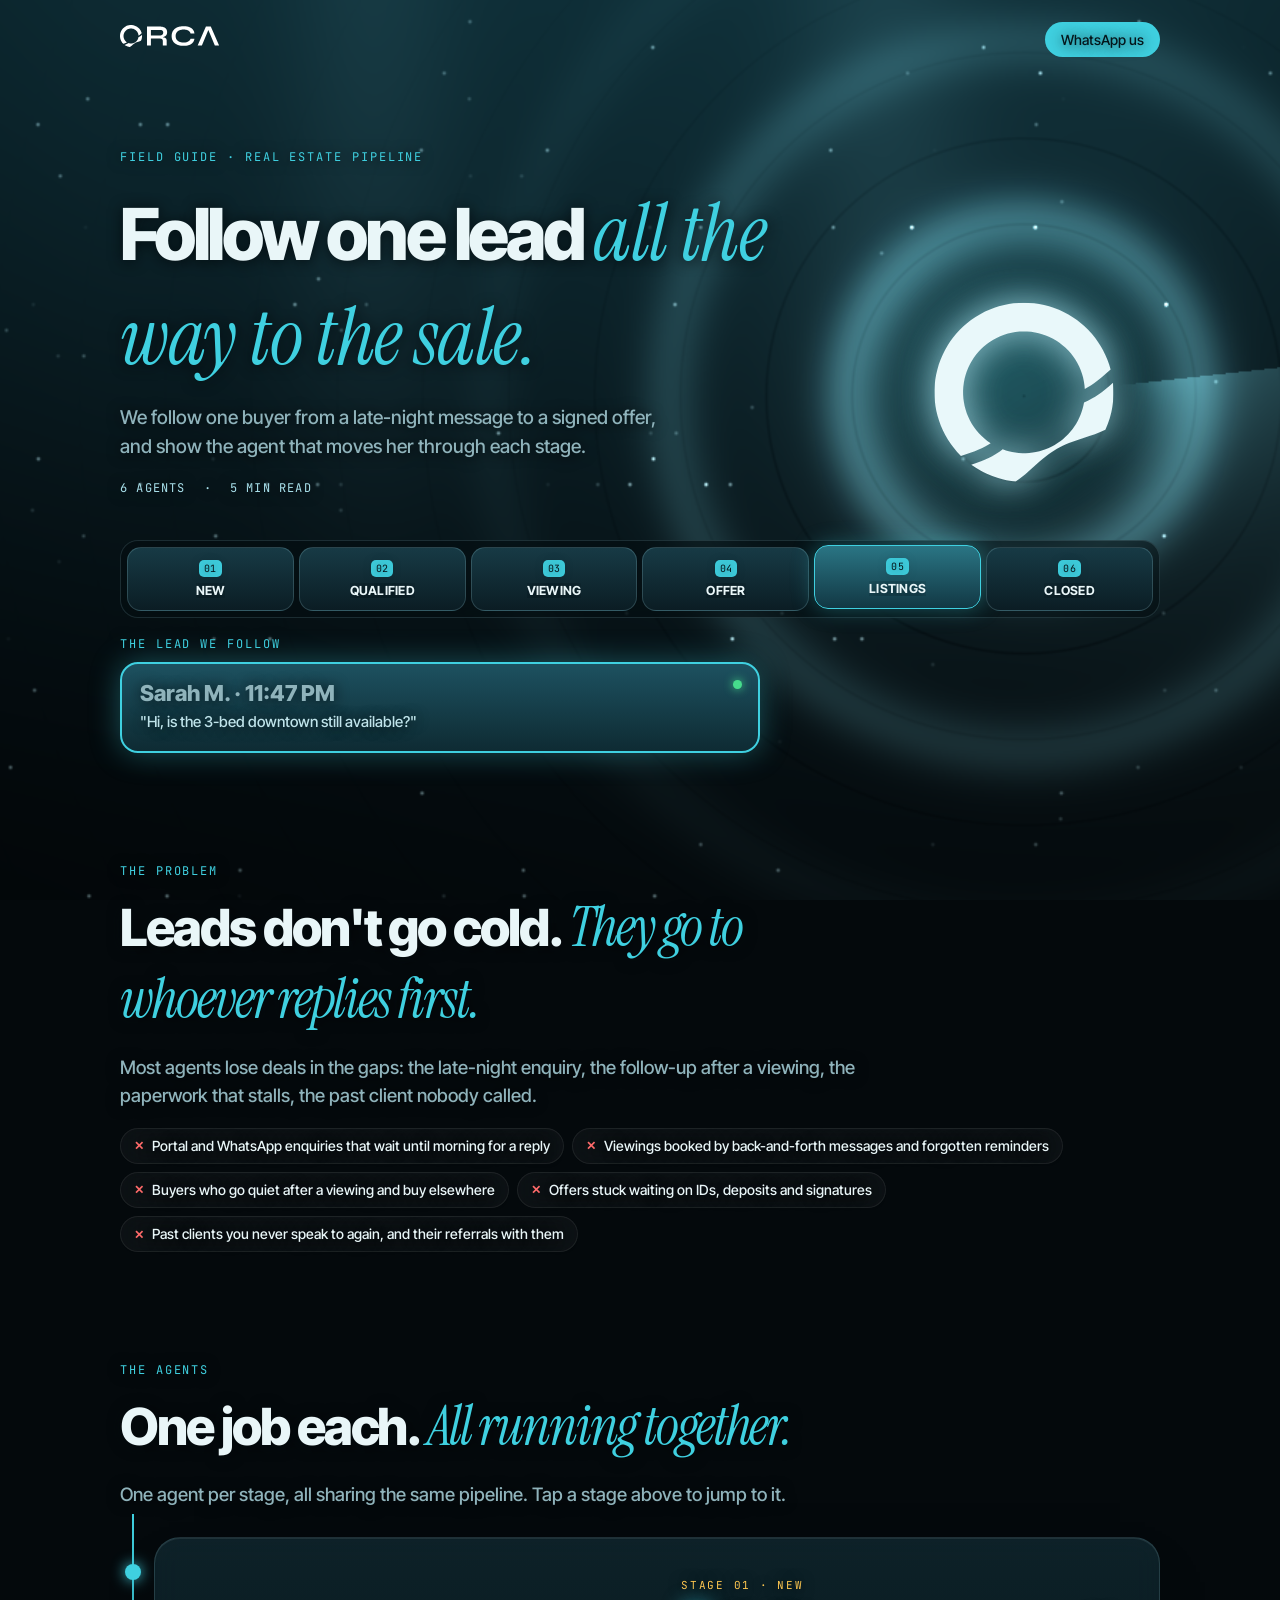
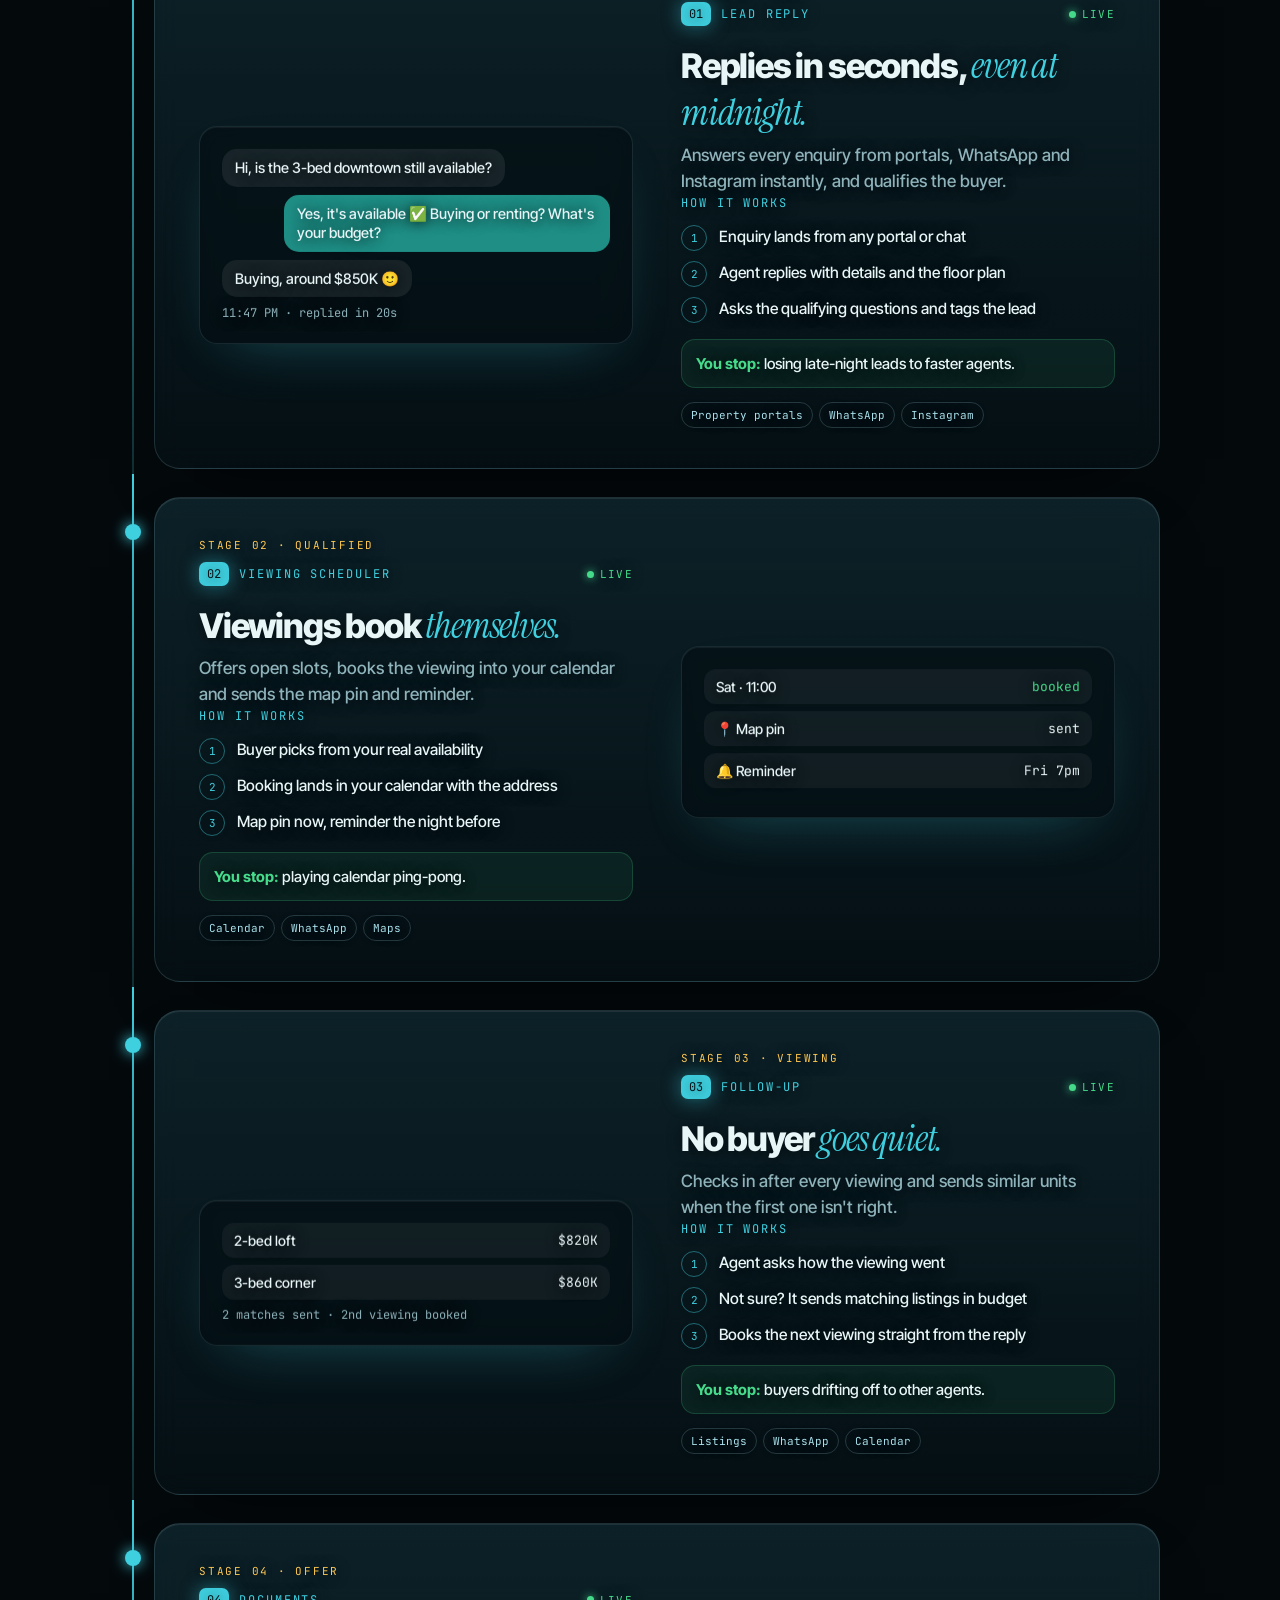
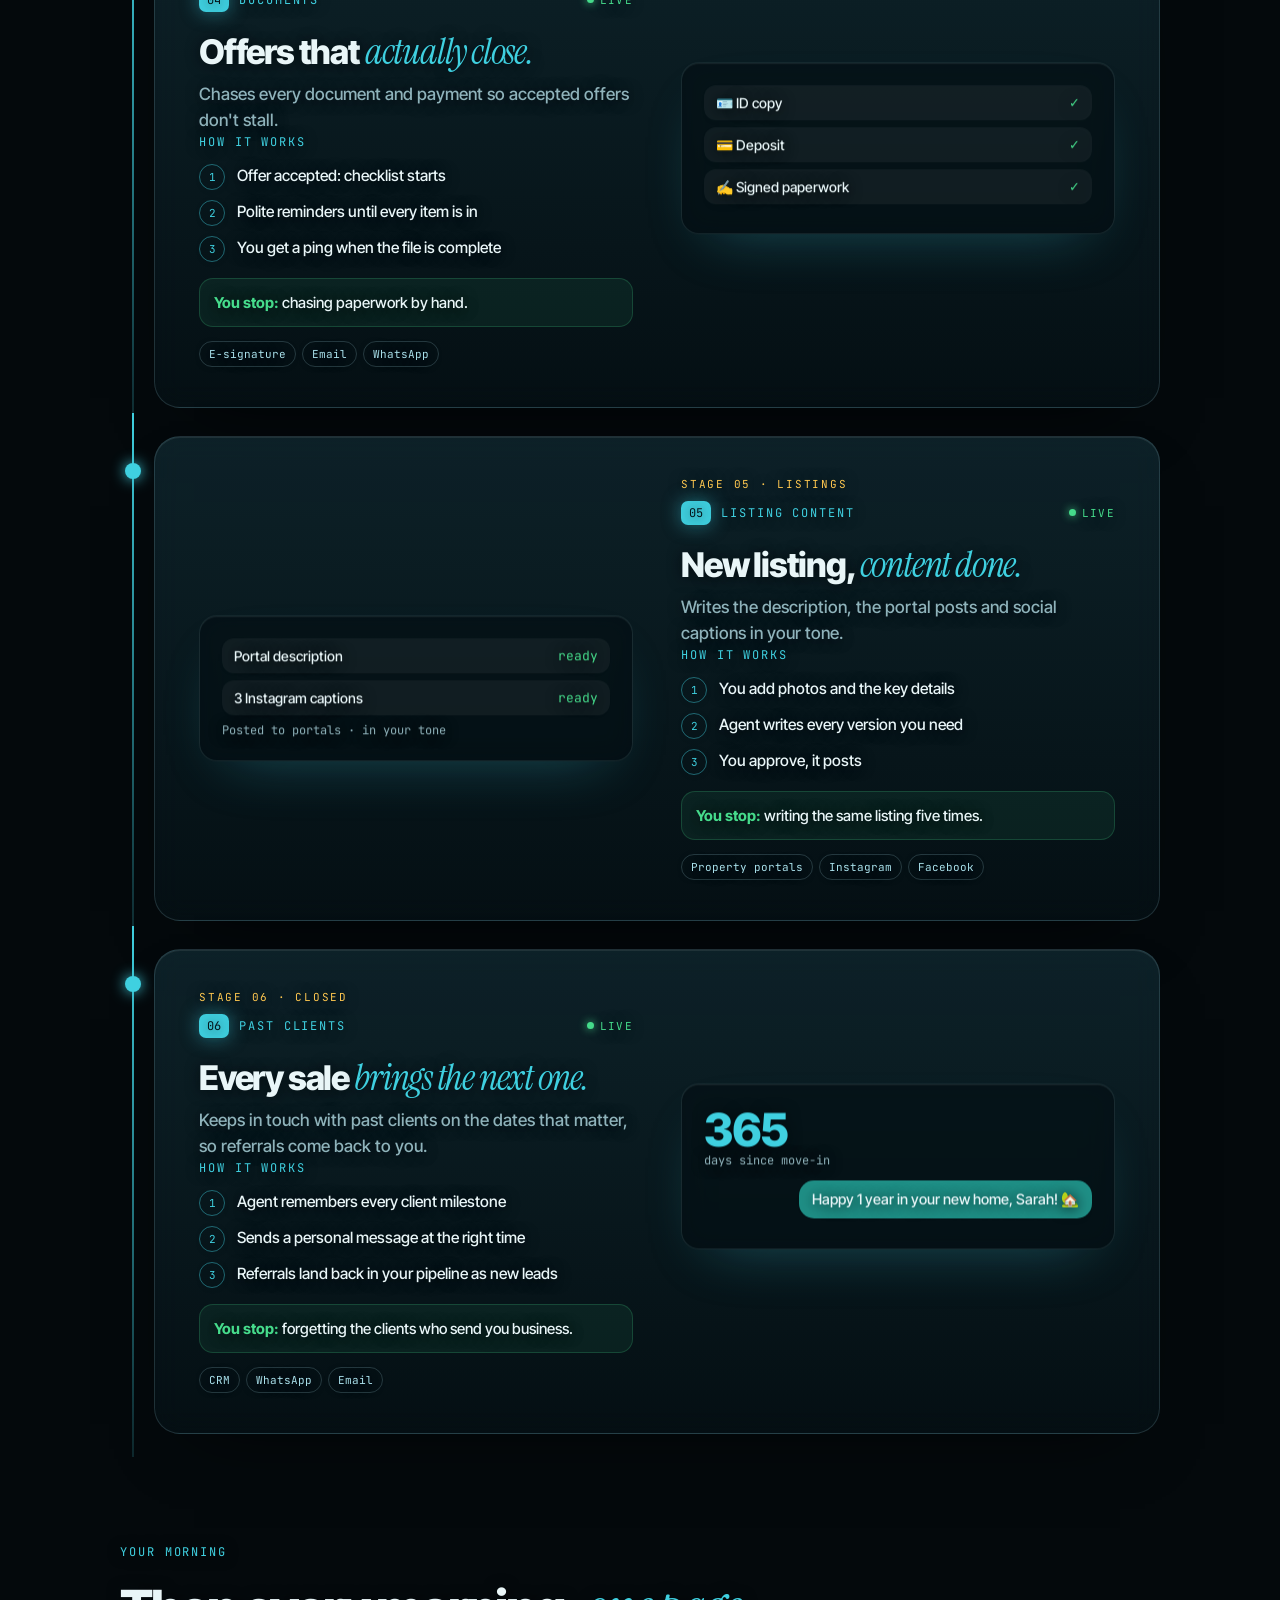
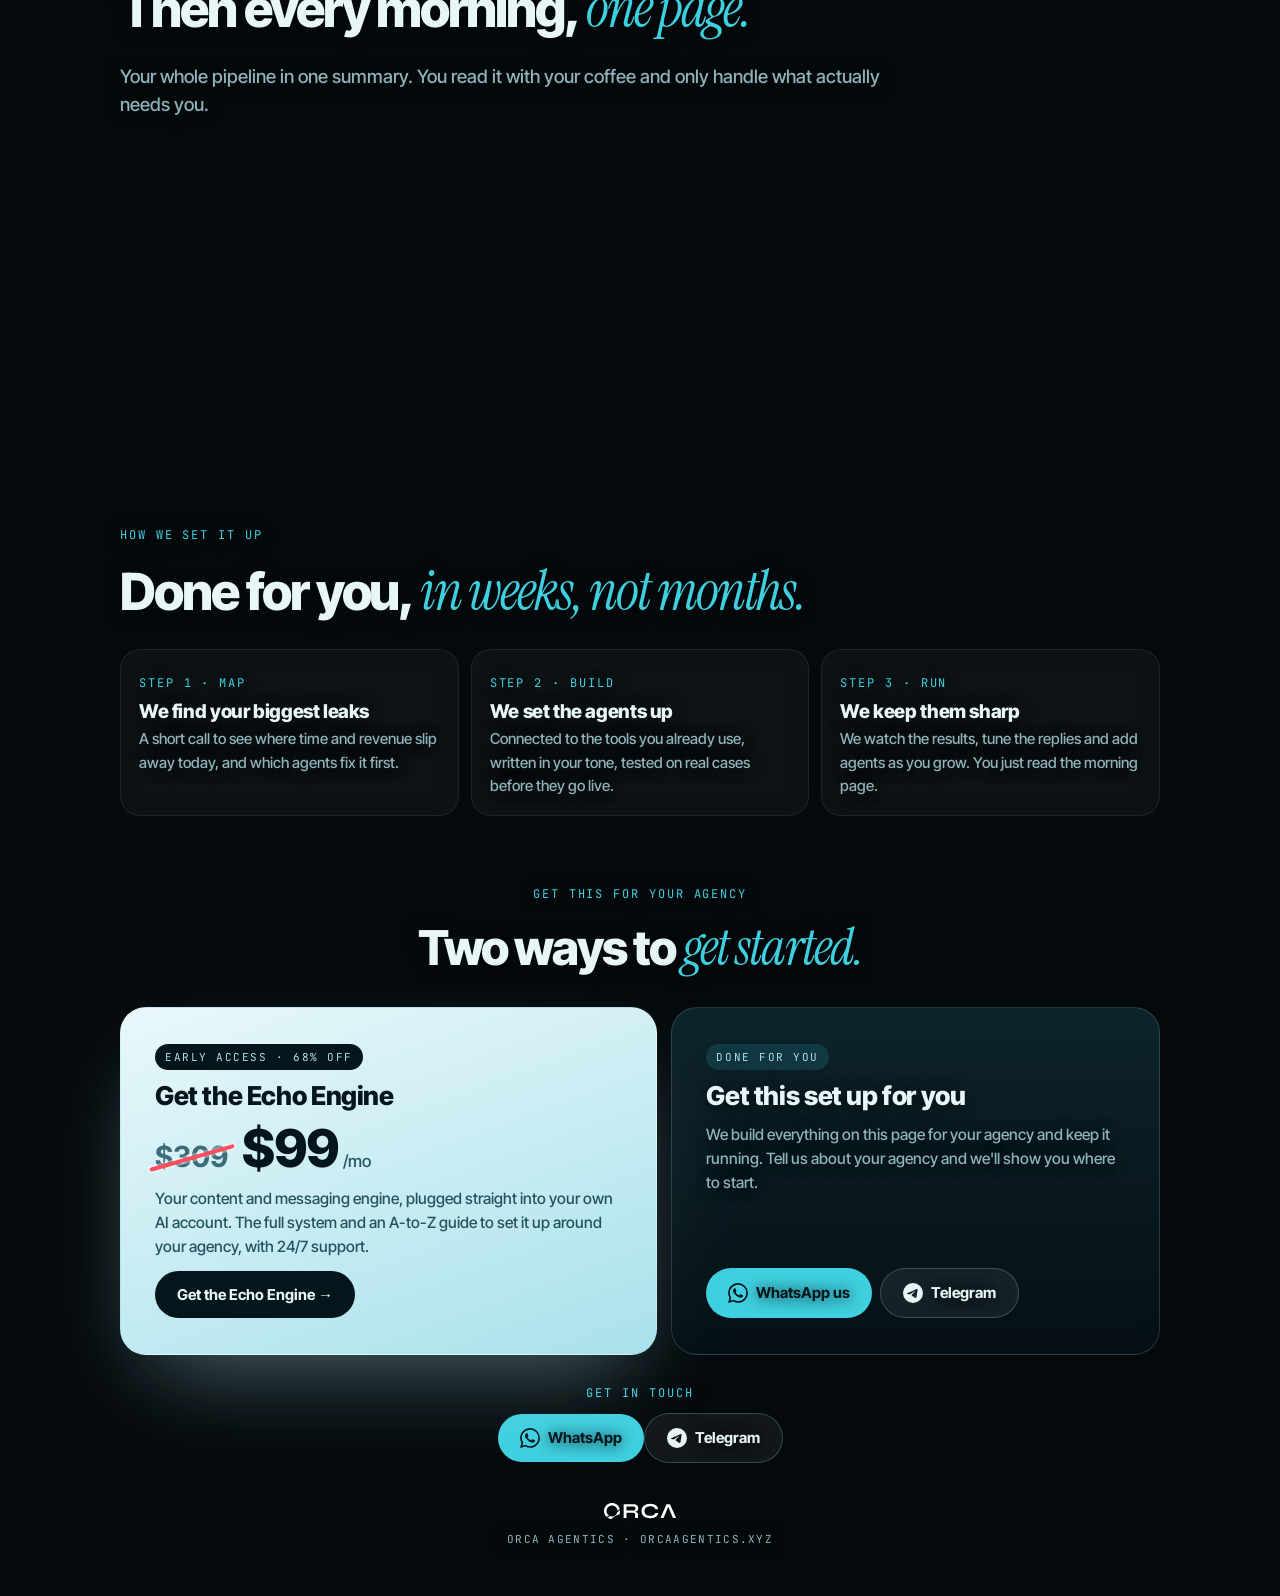
<file: map/realestate/index.html>
<!doctype html><html lang="en"><head><meta charset="utf-8"><meta name="viewport" content="width=device-width,initial-scale=1">
<title>The Real Estate Pipeline: every lead, followed to the sale · Orca Agentics</title><meta name="description" content="Follow one buyer from an 11:47pm enquiry to an accepted offer, and see the AI agent behind every stage of the pipeline.">
<meta property="og:title" content="The Real Estate Pipeline: every lead, followed to the sale"><meta property="og:description" content="Follow one buyer from an 11:47pm enquiry to an accepted offer, and see the AI agent behind every stage of the pipeline.">
<meta property="og:image" content="https://orcaagentics.xyz/map/realestate/og.png"><meta property="og:url" content="https://orcaagentics.xyz/map/realestate/">
<meta name="twitter:card" content="summary_large_image"><meta name="theme-color" content="#05090b">

<style>@font-face{font-family:IT;src:url(../fonts/inter-tight-latin-500-normal.woff2);font-weight:400 600;font-display:swap}
@font-face{font-family:IT;src:url(../fonts/inter-tight-latin-700-normal.woff2);font-weight:700;font-display:swap}
@font-face{font-family:IT;src:url(../fonts/inter-tight-latin-800-normal.woff2);font-weight:800 900;font-display:swap}
@font-face{font-family:IS;src:url(../fonts/instrument-serif-latin-400-italic.woff2);font-style:italic;font-display:swap}
@font-face{font-family:JB;src:url(../fonts/jetbrains-mono-latin-400-normal.woff2);font-weight:400 700;font-display:swap}

*{margin:0;padding:0;box-sizing:border-box}
:root{--ink:#e9f6f8;--dim:#8fb3bb;--teal:#3fd0e0;--ice:#a9e1ec;--ok:#46dc8c;--warn:#ffc850;--bad:#ff6b6b}
html{background:#05090b;color:var(--ink);font:400 17px/1.55 IT;-webkit-font-smoothing:antialiased}
body{background:radial-gradient(900px 700px at 50% -5%,#12303a,transparent 70%),#05090b;overflow-x:hidden}
.w{max-width:620px;margin:0 auto;padding:0 22px}
em{font:italic 400 1.08em IS;color:var(--teal)}
.mono{font:500 12px JB;letter-spacing:.16em;text-transform:uppercase;color:var(--teal)}
nav{display:flex;align-items:center;justify-content:space-between;padding:22px 0}
nav svg{height:22px;width:auto}nav svg *{fill:#fff}
.pill{display:inline-flex;align-items:center;gap:8px;padding:9px 16px;border-radius:99px;font:600 14px IT;text-decoration:none;color:#04161b;background:var(--teal)}
.hero{padding:34px 0 10px;text-align:center}
.hero h1{font:800 44px/1.02 IT;letter-spacing:-.045em;margin:16px 0 14px}
.hero h1 em{font-size:1.12em;letter-spacing:-.01em}
.hero p{color:var(--dim);max-width:440px;margin:0 auto}
.meta{display:flex;justify-content:center;gap:18px;margin-top:18px;color:var(--ice);font:500 12px JB;letter-spacing:.1em}
/* map */
.map{position:relative;margin:40px auto 10px;width:100%;max-width:520px;aspect-ratio:1}
.map .hub{position:absolute;left:50%;top:50%;width:34%;aspect-ratio:1;transform:translate(-50%,-50%);border-radius:50%;
 display:flex;flex-direction:column;align-items:center;justify-content:center;background:radial-gradient(circle,rgba(63,208,224,.28),rgba(63,208,224,.04) 70%);border:1px solid rgba(169,225,236,.25)}
.map .hub svg{width:56%;height:auto}
.map .hub span{font:500 9px JB;letter-spacing:.2em;color:var(--ice);margin-top:4px}
.map svg.wires{position:absolute;inset:0;width:100%;height:100%}
.wires line{stroke:rgba(169,225,236,.25);stroke-width:1;stroke-dasharray:3 5;animation:flow 1.6s linear infinite}
@keyframes flow{to{stroke-dashoffset:-16}}
.chip{position:absolute;transform:translate(-50%,-50%);display:flex;align-items:center;gap:6px;padding:8px 11px;border-radius:12px;white-space:nowrap;
 background:linear-gradient(180deg,#173a45,#0b1d24);border:1px solid rgba(169,225,236,.22);font:700 12.5px IT;color:var(--ink);text-decoration:none;box-shadow:0 10px 30px rgba(0,0,0,.4)}
.chip b{font:600 10px JB;color:#04161b;background:var(--teal);padding:2px 5px;border-radius:5px}
.chip i{width:7px;height:7px;border-radius:50%;background:var(--ok);box-shadow:0 0 8px var(--ok);animation:blink 2s infinite}
@keyframes blink{50%{opacity:.3}}
/* pipeline layout */
.steps-h{display:flex;gap:6px;overflow-x:auto;margin:34px -22px 0;padding:0 22px 6px;scrollbar-width:none}
.stp{flex:none;display:flex;flex-direction:column;gap:6px;padding:12px 14px;border-radius:14px;min-width:104px;text-decoration:none;color:var(--ink);
 background:linear-gradient(180deg,#173a45,#0b1d24);border:1px solid rgba(169,225,236,.2);font:700 13px IT}
.stp b{font:600 10px JB;color:#04161b;background:var(--teal);padding:2px 5px;border-radius:5px;width:fit-content}
.lead{margin-top:18px}.lc{position:relative;margin-top:10px;padding:16px 18px;border-radius:18px;background:linear-gradient(180deg,#1d5160,#0e2b33);border:2px solid var(--teal);box-shadow:0 0 30px rgba(63,208,224,.35)}
.lc b{display:block;font:800 22px IT}.lc span{color:#bfe3ea;font-size:15px}
.lc i{position:absolute;right:16px;top:16px;width:9px;height:9px;border-radius:50%;background:var(--ok);box-shadow:0 0 10px var(--ok);animation:blink 2s infinite}
.agent.tl{position:relative;margin-left:22px}
.agent.tl:before{content:'';position:absolute;left:-23px;top:-24px;bottom:-24px;width:2px;background:linear-gradient(var(--teal),rgba(63,208,224,.15))}
.agent.tl:after{content:'';position:absolute;left:-30px;top:26px;width:16px;height:16px;border-radius:50%;background:var(--teal);box-shadow:0 0 14px var(--teal)}
.stage{font:500 11px JB;letter-spacing:.16em;color:var(--warn);margin-bottom:10px}
/* sections */
section{padding:56px 0 0}
h2{font:800 32px/1.08 IT;letter-spacing:-.04em;margin:12px 0 14px}
.lead{color:var(--dim)}
.pain{display:grid;gap:10px;margin-top:22px}
.pain div{display:flex;gap:12px;align-items:flex-start;padding:14px 16px;border-radius:16px;background:rgba(255,255,255,.04);border:1px solid rgba(255,255,255,.07)}
.pain span{color:var(--bad);font-weight:800}
.agent{padding:22px;margin-top:22px;border-radius:26px;background:linear-gradient(180deg,rgba(23,58,69,.55),rgba(9,26,32,.6));border:1px solid rgba(169,225,236,.16)}
.agent .top{display:flex;align-items:center;gap:10px}
.agent .top .n{font:600 12px JB;color:#04161b;background:var(--teal);padding:4px 8px;border-radius:7px}
.agent .top .live{margin-left:auto;display:flex;align-items:center;gap:6px;font:500 11px JB;letter-spacing:.12em;color:var(--ok)}
.agent .top .live i{width:7px;height:7px;border-radius:50%;background:var(--ok);box-shadow:0 0 8px var(--ok);animation:blink 2s infinite}
.agent h3{font:800 27px/1.1 IT;letter-spacing:-.035em;margin:16px 0 6px}
.agent .what{color:var(--dim)}
.mock{margin:18px 0;padding:16px;border-radius:18px;background:#071318;border:1px solid rgba(169,225,236,.12)}
.mb{padding:9px 13px;border-radius:15px;font:500 14.5px/1.35 IT;margin-bottom:8px;max-width:84%;width:fit-content}
.mi{background:rgba(255,255,255,.08)}.mo{background:#1f8f86;margin-left:auto}
.mr{display:flex;align-items:center;gap:8px;padding:9px 12px;border-radius:12px;background:rgba(255,255,255,.05);font:600 14px IT;margin-bottom:7px}
.mr b{margin-left:auto;font:500 13px JB}
.big{font:800 46px/1 IT;letter-spacing:-.03em}
.sm{font:500 12px JB;color:var(--dim)}
.bars{display:flex;align-items:flex-end;gap:7px;height:90px;margin-bottom:10px}.bars i{flex:1;border-radius:5px;background:var(--teal)}
.mv{display:flex;align-items:center;gap:10px;font:600 14px IT;margin-bottom:10px}.mv span{width:84px}.mv div{flex:1;height:9px;border-radius:5px;background:rgba(255,255,255,.08)}.mv u{display:block;height:100%;border-radius:5px}
.grid{display:grid;grid-template-columns:repeat(7,1fr);gap:5px}.grid i{height:26px;border-radius:6px;background:rgba(255,255,255,.06)}.grid i.s{background:#1f8f86}
.steps{list-style:none;counter-reset:s;display:grid;gap:10px;margin-top:4px}
.steps li{counter-increment:s;display:flex;gap:12px;font-size:15.5px}
.steps li:before{content:counter(s);flex:none;width:24px;height:24px;border-radius:50%;display:grid;place-items:center;font:600 11px JB;color:var(--teal);border:1px solid rgba(63,208,224,.45)}
.stop{margin-top:16px;padding:12px 14px;border-radius:14px;background:rgba(70,220,140,.08);border:1px solid rgba(70,220,140,.2);font-size:15px}
.stop b{color:var(--ok)}
.tags{display:flex;flex-wrap:wrap;gap:6px;margin-top:14px}.tags span{font:500 11px JB;color:var(--ice);padding:5px 9px;border-radius:99px;border:1px solid rgba(169,225,236,.2)}
.how{display:grid;gap:12px;margin-top:22px}
.how div{padding:18px;border-radius:20px;background:rgba(255,255,255,.04);border:1px solid rgba(255,255,255,.08)}
.how h4{font:800 19px IT;letter-spacing:-.02em;margin:6px 0 4px}.how p{color:var(--dim);font-size:15px}
.cta{margin:60px 0 0;padding:34px 24px;border-radius:28px;text-align:center;background:radial-gradient(circle at 50% 0%,rgba(63,208,224,.3),transparent 70%),#0b1d24;border:1px solid rgba(63,208,224,.35)}
.cta h2{font-size:30px}.cta p{color:var(--dim);margin-bottom:22px}
.cta .pill{font-size:16px;padding:15px 26px}
footer{padding:40px 0 50px;text-align:center;color:var(--dim);font:500 11px JB;letter-spacing:.12em}
footer svg{height:16px;width:auto;margin-bottom:10px}footer svg *{fill:#fff}
.rv{opacity:0;transform:translateY(24px);filter:blur(8px);transition:all .9s cubic-bezier(.2,.7,.2,1)}.rv.in{opacity:1;transform:none;filter:none}
@media (prefers-reduced-motion:reduce){.rv{opacity:1;transform:none;filter:none}*{animation:none!important}}
</style><link rel="stylesheet" href="../guide.css"><link rel="icon" href="/favicon.svg" type="image/svg+xml"><link rel="icon" href="/favicon.ico" sizes="any"><link rel="apple-touch-icon" href="/apple-touch-icon.png"></head><body><div class="sea" aria-hidden="true"><canvas></canvas></div><div class="w">
<nav><a href="/" aria-label="Orca Agentics home"><svg xmlns="http://www.w3.org/2000/svg" viewBox="0 0 1694.9 376.1" width="1694.9" height="376.1"><path d="M375.8 168.7l.9 11.5 .2 7.4 -.1 6.6 -.8 12.3 -1.6 12.2 -1.1 6.5 -1.2 5.6 -3.2 12 -2 6.2 -2.2 6.2 -2.8 6.9 -2.2 5 -10.7 4.9 -11.4 4.5 -11.6 4.1 -27.8 9 -15.1 5.6 -6.3 2.6 -6.9 3.1 -6.1 3 -5.9 3.3 -5.8 3.5 -5.7 3.7 -6.2 4.3 -6.7 5.1 -5.3 4.3 -7 6 -20.6 18.5 -9.3 8.1 -10.1 8.1 -10.2 7.3 -5.5-.6 -7.3-1.1 -6.5-1.1 -6.5-1.4 -11.1-3 -6.2-2 -6.2-2.2 -11.4-4.8 -6.7-3.2 -5.8-3 -10.6-6.3 -9.7-6.6 10.6-3.6 10-3.7 7.8-3.2 8.2-3.7 7.4-3.8 7.8-4.6 8.3-5.3 6.1-4.4 6.7 2.3 6 1.7 7 1.6 6.7 1.2 7.2 .8 7.8 .4 7.2 0 7.3-.4 7.2-.8 6.6-1.2 7.7-1.7 6.4-1.9 6.3-2.2 6.8-2.8 6.5-3.1 5.9-3.3 6.2-3.8 6.4-4.5 4.8-3.8 5.4-4.8 5.6-5.6 4.5-4.9 4.9-6.1 3.6-5 3.9-6.2 3.5-6.3 3.2-6.5 2.5-5.7 2.3-6.3 2.1-6.9 1.5-6 1.4-7 8.2-3.7 7.4-3.8 7.8-4.6 7-4.5 6.8-4.8 7.2-5.5 8.3-6.9 8.3-7.3zM96.4 24l10.2-5.3 9-4 10.7-4.2 9.4-3 11.1-2.9 9.7-1.9 9.8-1.4 11.5-1 9.8-.3 10.7 .3 11.5 .9 10.6 1.5 10.4 2.1 10.4 2.7 10.9 3.6 10 3.9 9.7 4.4 10.1 5.4 9.2 5.6 8.8 6.1 8.4 6.5 7.5 6.5 7.6 7.4 7.8 8.5 7.2 9 5.8 8 5.8 9 4.8 8.6 5.1 10.3 3.9 9.1 3.9 10.8 3 10.2 -17.4 15.5 -6.5 5.3 -5.4 4.2 -5.5 4.1 -6.9 4.6 -6.4 3.9 -6.2 3.5 -.7-8.1 -1.3-8.3 -1.6-7.7 -2.3-8 -2.8-7.9 -3.1-7.2 -4.1-8 -4-6.7 -4.4-6.5 -5.1-6.6 -5.2-5.9 -6.4-6.3 -5.9-5.1 -5.7-4.4 -6-4.1 -8.2-4.9 -7.5-3.7 -7.7-3.3 -8-2.7 -7-2 -7.6-1.7 -8.3-1.2 -8.3-.7 -8.4-.2 -7.9 .3 -8.8 1 -7.8 1.4 -7.6 1.8 -8 2.5 -8.3 3.2 -7.6 3.5 -6.9 3.7 -7.6 4.8 -5.9 4.3 -6.5 5.3 -5.7 5.3 -5.4 5.7 -5 6 -5.3 7.2 -4.2 6.6 -3.3 5.9 -3.6 7.5 -3.4 8.3 -2.4 7.4 -2 7.6 -1.5 7.7 -1.3 9.4 -.5 8.4 .1 8.4 .6 8.3 1.2 8.3 1.4 7.2 2 7.5 2.6 8 3.2 7.8 3.4 7 4.1 7.3 4.6 7 4.7 6.3 5.4 6.4 5.8 6 5.8 5.3 6.1 4.9 7.1 5 -6 3.6 -6.7 3.6 -6.1 3 -7.6 3.4 -7 2.9 -9.4 3.4 -19.8 6.6 -8-8.4 -6.3-7.5 -6.5-8.5 -6.4-9.6 -5.8-9.9 -4.8-9.6 -4.6-10.5 -3.4-9.3 -3.4-11 -2.5-10.4 -1.8-9.7 -1.4-11.4 -.7-9.8 -.2-12.4 .3-5.7 .4-6.6 1.1-9.8 1.8-10.5 2.4-10.4 3.2-11.1 3.9-10.8 4.6-10.6 4.7-9.6 5.4-9.2 5.3-8.3 5.8-8 7.3-8.9 7.3-7.9 7.6-7.4 8.1-7 7.8-6 9.5-6.5z" fill="#ffffff"/><path d="M1095.1 20.2l6.7 .2 6.5 .3 6.4 .4 6.3 .6 6.2 .6 6 .8 6 .8 5.8 1 5.7 1.2 5.6 1.2 5.5 1.3 5.4 1.5 5.3 1.6 5.1 1.7 5 1.8 4.9 1.9 4.8 2 4.6 2.2 4.6 2.2 4.3 2.3 4.3 2.4 4.1 2.6 4 2.6 3.8 2.7 3.8 2.8 3.6 2.9 3.4 3.1 3.4 3.1 3.2 3.2 3 3.3 3 3.4 2.8 3.6 2.6 3.6 2.5 3.7 2.4 3.8 2.2 3.8 2.1 4 1.9 4.1 1.7 4.1 1.6 4.3 1.5 4.3 1.3 4.5 1.2 4.5 1 4.6 .9 4.7 .7 4.8 .6 4.9 -66 0 -.9-2.6 -.9-2.6 -3.1-7.4 -1.2-2.4 -1.3-2.3 -1.3-2.3 -1.4-2.2 -4.6-6.5 -1.7-2 -1.7-2.1 -1.8-1.9 -1.9-2 -1.9-1.8 -2-1.9 -2.1-1.7 -2.1-1.7 -2.3-1.7 -2.2-1.6 -2.4-1.5 -2.4-1.5 -7.7-4.1 -2.7-1.3 -2.7-1.2 -8.7-3.2 -3.1-1 -3.1-.9 -3.1-.8 -3.3-.8 -10.1-2 -3.6-.5 -3.6-.5 -3.6-.4 -3.8-.3 -3.8-.3 -3.9-.2 -3.9-.2 -4-.1 -14.2 .2 -4.9 .2 -4.9 .4 -4.8 .4 -4.7 .6 -4.6 .6 -4.5 .8 -4.5 .8 -4.4 1 -4.3 1 -4.2 1.2 -4.1 1.2 -4.1 1.3 -4 1.5 -3.9 1.5 -3.8 1.7 -3.8 1.7 -3.6 1.8 -3.4 2 -3.4 2 -3.3 2.1 -3.2 2.2 -3 2.3 -3 2.4 -2.8 2.5 -2.7 2.5 -2.6 2.7 -2.6 2.8 -2.3 2.8 -2.3 3 -2.2 3 -2.1 3.2 -1.9 3.2 -1.8 3.3 -1.7 3.5 -1.5 3.5 -1.4 3.6 -1.2 3.6 -1.2 3.8 -1 3.9 -.8 4 -.8 4 -.6 4.2 -.4 4.2 -.4 4.3 -.2 4.5 0 4.5 0 4.4 .2 4.4 .4 4.3 .4 4.2 .6 4.1 .8 4 .8 3.9 1 3.8 1.2 3.8 1.2 3.6 1.4 3.6 1.5 3.4 1.7 3.4 1.8 3.3 1.9 3.2 2.1 3.1 2.2 3 2.3 2.9 2.3 2.9 2.6 2.7 2.6 2.7 2.7 2.5 2.8 2.5 3 2.3 3 2.3 3.2 2.2 3.3 2.1 3.4 2 3.4 1.9 3.6 1.9 3.8 1.7 3.8 1.6 3.9 1.6 4 1.4 4.1 1.4 4.1 1.2 4.2 1.2 4.3 1 4.4 1 4.5 .8 4.5 .7 4.6 .7 4.7 .5 4.8 .5 4.9 .3 4.9 .3 5 .1 13.2 0 11.6-.7 11-1.2 10.3-1.8 9.6-2.3 9.1-2.9 8.4-3.5 7.8-3.8 7.2-4.4 6.6-4.9 6-5.4 5.5-5.8 4.8-6.2 4.3-6.5 3.7-6.8 1.1-2.4 1-2.4 1-2.4 .9-2.5 66 0 -.7 4.8 -.7 4.8 -1 4.6 -1 4.6 -1.2 4.4 -1.4 4.4 -1.5 4.3 -1.6 4.2 -1.8 4.1 -2 4 -2 4 -2.3 3.8 -2.3 3.8 -2.6 3.6 -2.6 3.6 -2.8 3.5 -3 3.4 -3 3.3 -3.2 3.1 -3.4 3.1 -3.4 3 -3.6 2.9 -3.7 2.8 -3.8 2.6 -4 2.6 -4.1 2.5 -4.2 2.4 -4.4 2.2 -4.5 2.2 -4.6 2.1 -4.7 1.9 -4.9 1.9 -5 1.7 -5.1 1.7 -5.3 1.5 -5.3 1.4 -5.5 1.3 -5.6 1.2 -5.7 1.1 -5.8 1 -5.9 .8 -6.1 .7 -6.1 .7 -6.3 .5 -6.4 .4 -6.5 .3 -6.7 .1 -6.7 .1 -5.7-.1 -5.6-.1 -5.5-.2 -5.5-.3 -5.4-.3 -5.4-.5 -5.3-.5 -5.2-.6 -5.2-.7 -15.1-2.6 -4.9-1 -4.9-1.2 -4.8-1.1 -4.8-1.3 -4.6-1.4 -4.6-1.4 -4.6-1.5 -4.4-1.6 -4.3-1.7 -4.3-1.8 -4.2-1.8 -4.1-1.9 -4-2 -4-2.1 -3.8-2.2 -3.8-2.3 -3.7-2.3 -3.6-2.4 -3.5-2.5 -3.5-2.6 -3.3-2.7 -3.3-2.7 -3.2-2.8 -3-2.9 -3-3 -2.9-3.1 -2.8-3.1 -2.7-3.3 -2.5-3.3 -2.5-3.4 -2.4-3.4 -2.4-3.6 -2.2-3.6 -2.1-3.7 -2-3.8 -1.9-3.9 -1.8-3.9 -1.7-4 -1.6-4.2 -1.5-4.2 -1.3-4.2 -1.3-4.4 -1.1-4.5 -1-4.5 -.8-4.6 -.8-4.7 -.7-4.8 -.5-4.9 -.4-4.9 -.3-5.1 -.2-5.1 0-5.2 0-5.2 .2-5.1 .3-5.1 .4-5 .5-4.8 .7-4.8 .8-4.8 .8-4.6 1-4.5 1.1-4.5 1.3-4.4 1.3-4.3 1.5-4.2 1.6-4.2 1.7-4 1.8-4 1.9-3.9 2-3.8 2.1-3.8 2.2-3.6 2.4-3.6 2.4-3.5 2.5-3.4 2.5-3.3 2.7-3.3 2.8-3.2 2.9-3.1 3-3 3-2.9 3.2-2.9 3.3-2.8 3.3-2.7 3.5-2.6 3.5-2.5 3.6-2.5 3.7-2.3 3.8-2.3 3.8-2.2 4-2.1 4-2.1 4.1-1.9 4.2-1.9 4.3-1.8 4.3-1.7 4.4-1.7 4.6-1.5 4.6-1.5 4.6-1.4 4.8-1.3 4.8-1.2 4.9-1.1 4.9-1.1 5-.9 5-.9 5.1-.8 15.7-1.9 5.4-.5 5.4-.3 5.5-.3 5.5-.2 5.6-.2 5.7 0zM686 26.7l4.6 .2 4.5 .2 13 1 4.2 .5 4.1 .6 11.9 2.3 3.8 1 3.8 1 10.7 3.4 3.4 1.4 3.4 1.4 3.2 1.5 3.1 1.6 3.1 1.7 2.9 1.7 2.9 1.9 2.7 2 2.7 2 2.5 2.1 2.5 2.3 2.4 2.3 2.2 2.4 2.2 2.5 2.1 2.6 2 2.6 1.9 2.8 1.7 2.9 1.6 2.9 1.6 3.1 1.4 3.1 1.2 3.3 1.2 3.3 1 3.5 .9 3.5 .8 3.6 .7 3.7 .5 3.9 .4 3.9 .3 4 .2 4.1 .1 4.2 0 2.8 -.1 2.8 -.2 2.8 -.2 2.7 -.3 2.6 -.3 2.6 -.4 2.5 -.5 2.4 -.5 2.4 -.6 2.4 -.7 2.3 -.7 2.2 -.8 2.2 -.8 2.2 -.9 2.1 -1 2 -1 2 -1.1 1.9 -1.1 1.9 -1.2 1.8 -1.2 1.8 -1.3 1.7 -1.3 1.7 -1.4 1.7 -1.4 1.6 -1.5 1.5 -1.5 1.6 -1.5 1.4 -1.6 1.4 -1.7 1.4 -1.7 1.3 -1.8 1.3 -1.8 1.2 -5.6 3.5 -7.9 4.1 -2 .9 -2.1 .9 -6.5 2.5 -2.3 .8 -2.2 .7 -7 1.9 -7.1 1.7 -6.3 1.2 13.8 1.5 3.3 .5 3.1 .5 3.1 .6 2.9 .6 8.3 2.1 2.6 .8 2.5 .9 2.4 1 2.4 1 2.2 1.1 2.2 1.1 2 1.2 2 1.3 1.9 1.4 1.8 1.4 1.7 1.5 1.6 1.5 1.6 1.7 1.4 1.6 1.4 1.8 1.3 1.9 1.2 2 1 2 1.1 2.2 .9 2.3 .8 2.4 .8 2.5 .6 2.6 .6 2.7 .5 2.8 .9 9 .1 3.3 .1 3.3 0 77 -66.5 0 0-72.5 -.3-6.7 -.6-6 -1.2-5.5 -1.6-4.9 -.6-1.5 -.7-1.5 -.7-1.3 -.8-1.4 -.9-1.2 -.9-1.2 -1-1.2 -1.1-1.1 -1.2-1.1 -1.2-1 -1.4-.9 -1.4-1 -1.5-.8 -1.6-.8 -1.6-.8 -1.7-.7 -1.9-.7 -1.8-.6 -2-.6 -2.1-.5 -2.1-.5 -2.3-.4 -2.4-.5 -2.5-.4 -11.1-1.2 -13-.8 -14.8-.2 -125.5 0 0 119.5 -66.5 0 0-323.5 219.5 0zM528.4 83.7l0 95 153 0 3.4-.1 3.4-.1 3.2-.3 3.1-.4 3.1-.4 2.9-.6 2.8-.7 2.8-.8 2.6-.9 2.5-1 2.4-1.1 2.3-1.2 2.2-1.3 2.1-1.4 2-1.6 1.9-1.6 1.8-1.7 1.7-1.8 1.5-1.9 1.5-2 1.3-2 1.2-2.1 1.1-2.1 1-2.3 .9-2.3 .7-2.4 .6-2.5 .6-2.5 .4-2.6 .2-2.7 .2-2.8 .1-2.8 -.1-2.7 -.2-2.6 -.2-2.6 -.4-2.5 -.6-2.3 -.6-2.3 -.7-2.3 -.9-2.1 -1-2 -1.1-2 -1.2-1.9 -1.3-1.8 -1.5-1.7 -1.5-1.7 -1.7-1.5 -1.8-1.5 -1.9-1.4 -2-1.3 -2.1-1.2 -2.2-1.1 -2.3-1.1 -2.4-.9 -2.5-.9 -2.6-.7 -2.8-.7 -2.8-.6 -2.9-.5 -3.1-.4 -3.1-.3 -3.2-.2 -3.4-.2 -3.4 0zM1510.4 85.7l-110.5 264.5 -72.5 0 141.5-323.5 83 0 143 323.5 -73.5 0z" fill="#ffffff"/></svg></a><a class="pill" href="https://wa.me/601154403886?text=Hi%20Orca%2C%20I%20saw%20the%20Real%20Estate%20Pipeline%20and%20I%27d%20like%20this%20set%20up%20for%20me.">WhatsApp us</a></nav>
<header class="hero"><div class="mono">Field guide · Real estate pipeline</div>
<h1>Follow one lead <em>all the way to the sale.</em></h1><p>We follow one buyer from a late-night message to a signed offer, and show the agent that moves her through each stage.</p><div class="meta"><span>6 AGENTS</span><span>·</span><span>5 MIN READ</span></div></header>
<div class="steps-h rv"><a href="#a1" class="stp"><b>01</b><span>NEW</span></a><a href="#a2" class="stp"><b>02</b><span>QUALIFIED</span></a><a href="#a3" class="stp"><b>03</b><span>VIEWING</span></a><a href="#a4" class="stp"><b>04</b><span>OFFER</span></a><a href="#a5" class="stp"><b>05</b><span>LISTINGS</span></a><a href="#a6" class="stp"><b>06</b><span>CLOSED</span></a></div><div class="lead rv"><div class="mono">The lead we follow</div><div class="lc"><b>Sarah M. · 11:47 PM</b><span>"Hi, is the 3-bed downtown still available?"</span><i></i></div></div>
<section><div class="mono">The problem</div><h2>Leads don't go cold. <em>They go to whoever replies first.</em></h2><p class="lead">Most agents lose deals in the gaps: the late-night enquiry, the follow-up after a viewing, the paperwork that stalls, the past client nobody called.</p><div class="pain"><div><span>✕</span>Portal and WhatsApp enquiries that wait until morning for a reply</div><div><span>✕</span>Viewings booked by back-and-forth messages and forgotten reminders</div><div><span>✕</span>Buyers who go quiet after a viewing and buy elsewhere</div><div><span>✕</span>Offers stuck waiting on IDs, deposits and signatures</div><div><span>✕</span>Past clients you never speak to again, and their referrals with them</div></div></section>
<section><div class="mono">The agents</div><h2>One job each. <em>All running together.</em></h2><p class="lead">One agent per stage, all sharing the same pipeline. Tap a stage above to jump to it.</p><div class="agent rv tl" id="a1"><div class="stage">STAGE 01 · NEW</div><div class="top"><span class="n">01</span><span class="mono">Lead reply</span><span class="live"><i></i>LIVE</span></div>
<h3>Replies in seconds, <em>even at midnight.</em></h3><p class="what">Answers every enquiry from portals, WhatsApp and Instagram instantly, and qualifies the buyer.</p><div class="mock"><div class="mb mi">Hi, is the 3-bed downtown still available?</div><div class="mb mo">Yes, it's available ✅ Buying or renting? What's your budget?</div><div class="mb mi">Buying, around $850K 🙂</div><div class="sm">11:47 PM · replied in 20s</div></div>
<div class="mono" style="margin-bottom:10px">How it works</div><ol class="steps"><li>Enquiry lands from any portal or chat</li><li>Agent replies with details and the floor plan</li><li>Asks the qualifying questions and tags the lead</li></ol>
<div class="stop"><b>You stop:</b> losing late-night leads to faster agents.</div><div class="tags"><span>Property portals</span><span>WhatsApp</span><span>Instagram</span></div></div><div class="agent rv tl" id="a2"><div class="stage">STAGE 02 · QUALIFIED</div><div class="top"><span class="n">02</span><span class="mono">Viewing scheduler</span><span class="live"><i></i>LIVE</span></div>
<h3>Viewings book <em>themselves.</em></h3><p class="what">Offers open slots, books the viewing into your calendar and sends the map pin and reminder.</p><div class="mock"><div class="mr">Sat · 11:00<b style="color:#46dc8c">booked</b></div><div class="mr">📍 Map pin<b>sent</b></div><div class="mr">🔔 Reminder<b>Fri 7pm</b></div></div>
<div class="mono" style="margin-bottom:10px">How it works</div><ol class="steps"><li>Buyer picks from your real availability</li><li>Booking lands in your calendar with the address</li><li>Map pin now, reminder the night before</li></ol>
<div class="stop"><b>You stop:</b> playing calendar ping-pong.</div><div class="tags"><span>Calendar</span><span>WhatsApp</span><span>Maps</span></div></div><div class="agent rv tl" id="a3"><div class="stage">STAGE 03 · VIEWING</div><div class="top"><span class="n">03</span><span class="mono">Follow-up</span><span class="live"><i></i>LIVE</span></div>
<h3>No buyer <em>goes quiet.</em></h3><p class="what">Checks in after every viewing and sends similar units when the first one isn't right.</p><div class="mock"><div class="mr">2-bed loft<b>$820K</b></div><div class="mr">3-bed corner<b>$860K</b></div><div class="sm">2 matches sent · 2nd viewing booked</div></div>
<div class="mono" style="margin-bottom:10px">How it works</div><ol class="steps"><li>Agent asks how the viewing went</li><li>Not sure? It sends matching listings in budget</li><li>Books the next viewing straight from the reply</li></ol>
<div class="stop"><b>You stop:</b> buyers drifting off to other agents.</div><div class="tags"><span>Listings</span><span>WhatsApp</span><span>Calendar</span></div></div><div class="agent rv tl" id="a4"><div class="stage">STAGE 04 · OFFER</div><div class="top"><span class="n">04</span><span class="mono">Documents</span><span class="live"><i></i>LIVE</span></div>
<h3>Offers that <em>actually close.</em></h3><p class="what">Chases every document and payment so accepted offers don't stall.</p><div class="mock"><div class="mr">🪪 ID copy<b style="color:#46dc8c">✓</b></div><div class="mr">💳 Deposit<b style="color:#46dc8c">✓</b></div><div class="mr">✍️ Signed paperwork<b style="color:#46dc8c">✓</b></div></div>
<div class="mono" style="margin-bottom:10px">How it works</div><ol class="steps"><li>Offer accepted: checklist starts</li><li>Polite reminders until every item is in</li><li>You get a ping when the file is complete</li></ol>
<div class="stop"><b>You stop:</b> chasing paperwork by hand.</div><div class="tags"><span>E-signature</span><span>Email</span><span>WhatsApp</span></div></div><div class="agent rv tl" id="a5"><div class="stage">STAGE 05 · LISTINGS</div><div class="top"><span class="n">05</span><span class="mono">Listing content</span><span class="live"><i></i>LIVE</span></div>
<h3>New listing, <em>content done.</em></h3><p class="what">Writes the description, the portal posts and social captions in your tone.</p><div class="mock"><div class="mr">Portal description<b style="color:#46dc8c">ready</b></div><div class="mr">3 Instagram captions<b style="color:#46dc8c">ready</b></div><div class="sm">Posted to portals · in your tone</div></div>
<div class="mono" style="margin-bottom:10px">How it works</div><ol class="steps"><li>You add photos and the key details</li><li>Agent writes every version you need</li><li>You approve, it posts</li></ol>
<div class="stop"><b>You stop:</b> writing the same listing five times.</div><div class="tags"><span>Property portals</span><span>Instagram</span><span>Facebook</span></div></div><div class="agent rv tl" id="a6"><div class="stage">STAGE 06 · CLOSED</div><div class="top"><span class="n">06</span><span class="mono">Past clients</span><span class="live"><i></i>LIVE</span></div>
<h3>Every sale <em>brings the next one.</em></h3><p class="what">Keeps in touch with past clients on the dates that matter, so referrals come back to you.</p><div class="mock"><div class="big" style="color:#3fd0e0">365</div><div class="sm">days since move-in</div><div class="mb mo" style="margin-top:12px">Happy 1 year in your new home, Sarah! 🏡</div></div>
<div class="mono" style="margin-bottom:10px">How it works</div><ol class="steps"><li>Agent remembers every client milestone</li><li>Sends a personal message at the right time</li><li>Referrals land back in your pipeline as new leads</li></ol>
<div class="stop"><b>You stop:</b> forgetting the clients who send you business.</div><div class="tags"><span>CRM</span><span>WhatsApp</span><span>Email</span></div></div></section>
<section><div class="mono">Your morning</div><h2>Then every morning, <em>one page.</em></h2><p class="lead">Your whole pipeline in one summary. You read it with your coffee and only handle what actually needs you.</p>
<div class="agent rv"><div class="mock" style="margin:0"><div class="mono" style="margin-bottom:12px">Good morning · your pipeline</div><div class="mr"><b style="margin:0;font:800 26px IT;color:#3fd0e0;width:124px">14</b>new leads</div><div class="mr"><b style="margin:0;font:800 26px IT;color:#46dc8c;width:124px">5</b>viewings today</div><div class="mr" style="background:rgba(255,200,80,.1)"><b style="margin:0;font:800 26px IT;color:#ffc850;width:124px">2</b>offers waiting on you</div></div></div></section>
<section><div class="mono">How we set it up</div><h2>Done for you, <em>in weeks, not months.</em></h2><div class="how">
<div class="rv"><span class="mono">Step 1 · Map</span><h4>We find your biggest leaks</h4><p>A short call to see where time and revenue slip away today, and which agents fix it first.</p></div>
<div class="rv"><span class="mono">Step 2 · Build</span><h4>We set the agents up</h4><p>Connected to the tools you already use, written in your tone, tested on real cases before they go live.</p></div>
<div class="rv"><span class="mono">Step 3 · Run</span><h4>We keep them sharp</h4><p>We watch the results, tune the replies and add agents as you grow. You just read the morning page.</p></div></div></section>
<div class="cta2 rv"><div class="mono">Get this for your agency</div><h2>Two ways to <em>get started.</em></h2>
<div class="opts">
<article class="opt hot"><span class="tag">Early access · 68% off</span><h3>Get the Echo Engine</h3><div class="price"><s>$309</s>$99<small>/mo</small></div>
<p>Your content and messaging engine, plugged straight into your own AI account. The full system and an A-to-Z guide to set it up around your agency, with 24/7 support.</p>
<div class="btns"><a class="btn dark" href="/echo/">Get the Echo Engine →</a></div></article>
<article class="opt"><span class="tag">Done for you</span><h3>Get this set up for you</h3>
<p>We build everything on this page for your agency and keep it running. Tell us about your agency and we'll show you where to start.</p>
<div class="btns"><a class="btn" href="https://wa.me/601154403886?text=Hi%20Orca%2C%20I%20saw%20the%20Real%20Estate%20Pipeline%20and%20I%27d%20like%20this%20set%20up%20for%20me."><svg class="brand" viewBox="0 0 24 24" width="20" height="20" aria-hidden="true"><path fill="currentColor" d="M17.472 14.382c-.297-.149-1.758-.867-2.03-.967-.273-.099-.471-.148-.67.15-.197.297-.767.966-.94 1.164-.173.199-.347.223-.644.075-.297-.15-1.255-.463-2.39-1.475-.883-.788-1.48-1.761-1.653-2.059-.173-.297-.018-.458.13-.606.134-.133.298-.347.446-.52.149-.174.198-.298.298-.497.099-.198.05-.371-.025-.52-.075-.149-.669-1.612-.916-2.207-.242-.579-.487-.5-.669-.51-.173-.008-.371-.01-.57-.01-.198 0-.52.074-.792.372-.272.297-1.04 1.016-1.04 2.479 0 1.462 1.065 2.875 1.213 3.074.149.198 2.096 3.2 5.077 4.487.709.306 1.262.489 1.694.625.712.227 1.36.195 1.871.118.571-.085 1.758-.719 2.006-1.413.248-.694.248-1.289.173-1.413-.074-.124-.272-.198-.57-.347m-5.421 7.403h-.004a9.87 9.87 0 01-5.031-1.378l-.361-.214-3.741.982.998-3.648-.235-.374a9.86 9.86 0 01-1.51-5.26c.001-5.45 4.436-9.884 9.888-9.884 2.64 0 5.122 1.03 6.988 2.898a9.825 9.825 0 012.893 6.994c-.003 5.45-4.437 9.884-9.885 9.884m8.413-18.297A11.815 11.815 0 0012.05 0C5.495 0 .16 5.335.157 11.892c0 2.096.547 4.142 1.588 5.945L.057 24l6.305-1.654a11.882 11.882 0 005.683 1.448h.005c6.554 0 11.89-5.335 11.893-11.893a11.821 11.821 0 00-3.48-8.413z"/></svg>WhatsApp us</a><a class="btn ghost" href="https://t.me/OrcaEchoBot?start=realestate"><svg class="brand" viewBox="0 0 24 24" width="20" height="20" aria-hidden="true"><path fill="currentColor" d="M11.944 0A12 12 0 0 0 0 12a12 12 0 0 0 12 12 12 12 0 0 0 12-12A12 12 0 0 0 12 0a12 12 0 0 0-.056 0zm4.962 7.224c.1-.002.321.023.465.14a.506.506 0 0 1 .171.325c.016.093.036.306.02.472-.18 1.898-.962 6.502-1.36 8.627-.168.9-.499 1.201-.82 1.23-.696.065-1.225-.46-1.9-.902-1.056-.693-1.653-1.124-2.678-1.8-1.185-.78-.417-1.21.258-1.91.177-.184 3.247-2.977 3.307-3.23.007-.032.014-.15-.056-.212s-.174-.041-.249-.024c-.106.024-1.793 1.14-5.061 3.345-.48.33-.913.49-1.302.48-.428-.008-1.252-.241-1.865-.44-.752-.245-1.349-.374-1.297-.789.027-.216.325-.437.893-.663 3.498-1.524 5.83-2.529 6.998-3.014 3.332-1.386 4.025-1.627 4.476-1.635z"/></svg>Telegram</a></div></article>
</div><div class="touch"><span class="mono">Get in touch</span><div class="btns"><a class="btn" href="https://wa.me/601154403886?text=Hi%20Orca%2C%20I%20saw%20the%20Real%20Estate%20Pipeline%20and%20I%27d%20like%20this%20set%20up%20for%20me."><svg class="brand" viewBox="0 0 24 24" width="20" height="20" aria-hidden="true"><path fill="currentColor" d="M17.472 14.382c-.297-.149-1.758-.867-2.03-.967-.273-.099-.471-.148-.67.15-.197.297-.767.966-.94 1.164-.173.199-.347.223-.644.075-.297-.15-1.255-.463-2.39-1.475-.883-.788-1.48-1.761-1.653-2.059-.173-.297-.018-.458.13-.606.134-.133.298-.347.446-.52.149-.174.198-.298.298-.497.099-.198.05-.371-.025-.52-.075-.149-.669-1.612-.916-2.207-.242-.579-.487-.5-.669-.51-.173-.008-.371-.01-.57-.01-.198 0-.52.074-.792.372-.272.297-1.04 1.016-1.04 2.479 0 1.462 1.065 2.875 1.213 3.074.149.198 2.096 3.2 5.077 4.487.709.306 1.262.489 1.694.625.712.227 1.36.195 1.871.118.571-.085 1.758-.719 2.006-1.413.248-.694.248-1.289.173-1.413-.074-.124-.272-.198-.57-.347m-5.421 7.403h-.004a9.87 9.87 0 01-5.031-1.378l-.361-.214-3.741.982.998-3.648-.235-.374a9.86 9.86 0 01-1.51-5.26c.001-5.45 4.436-9.884 9.888-9.884 2.64 0 5.122 1.03 6.988 2.898a9.825 9.825 0 012.893 6.994c-.003 5.45-4.437 9.884-9.885 9.884m8.413-18.297A11.815 11.815 0 0012.05 0C5.495 0 .16 5.335.157 11.892c0 2.096.547 4.142 1.588 5.945L.057 24l6.305-1.654a11.882 11.882 0 005.683 1.448h.005c6.554 0 11.89-5.335 11.893-11.893a11.821 11.821 0 00-3.48-8.413z"/></svg>WhatsApp</a><a class="btn ghost" href="https://t.me/OrcaEchoBot?start=realestate"><svg class="brand" viewBox="0 0 24 24" width="20" height="20" aria-hidden="true"><path fill="currentColor" d="M11.944 0A12 12 0 0 0 0 12a12 12 0 0 0 12 12 12 12 0 0 0 12-12A12 12 0 0 0 12 0a12 12 0 0 0-.056 0zm4.962 7.224c.1-.002.321.023.465.14a.506.506 0 0 1 .171.325c.016.093.036.306.02.472-.18 1.898-.962 6.502-1.36 8.627-.168.9-.499 1.201-.82 1.23-.696.065-1.225-.46-1.9-.902-1.056-.693-1.653-1.124-2.678-1.8-1.185-.78-.417-1.21.258-1.91.177-.184 3.247-2.977 3.307-3.23.007-.032.014-.15-.056-.212s-.174-.041-.249-.024c-.106.024-1.793 1.14-5.061 3.345-.48.33-.913.49-1.302.48-.428-.008-1.252-.241-1.865-.44-.752-.245-1.349-.374-1.297-.789.027-.216.325-.437.893-.663 3.498-1.524 5.83-2.529 6.998-3.014 3.332-1.386 4.025-1.627 4.476-1.635z"/></svg>Telegram</a></div></div></div>
<footer><svg xmlns="http://www.w3.org/2000/svg" viewBox="0 0 1694.9 376.1" width="1694.9" height="376.1"><path d="M375.8 168.7l.9 11.5 .2 7.4 -.1 6.6 -.8 12.3 -1.6 12.2 -1.1 6.5 -1.2 5.6 -3.2 12 -2 6.2 -2.2 6.2 -2.8 6.9 -2.2 5 -10.7 4.9 -11.4 4.5 -11.6 4.1 -27.8 9 -15.1 5.6 -6.3 2.6 -6.9 3.1 -6.1 3 -5.9 3.3 -5.8 3.5 -5.7 3.7 -6.2 4.3 -6.7 5.1 -5.3 4.3 -7 6 -20.6 18.5 -9.3 8.1 -10.1 8.1 -10.2 7.3 -5.5-.6 -7.3-1.1 -6.5-1.1 -6.5-1.4 -11.1-3 -6.2-2 -6.2-2.2 -11.4-4.8 -6.7-3.2 -5.8-3 -10.6-6.3 -9.7-6.6 10.6-3.6 10-3.7 7.8-3.2 8.2-3.7 7.4-3.8 7.8-4.6 8.3-5.3 6.1-4.4 6.7 2.3 6 1.7 7 1.6 6.7 1.2 7.2 .8 7.8 .4 7.2 0 7.3-.4 7.2-.8 6.6-1.2 7.7-1.7 6.4-1.9 6.3-2.2 6.8-2.8 6.5-3.1 5.9-3.3 6.2-3.8 6.4-4.5 4.8-3.8 5.4-4.8 5.6-5.6 4.5-4.9 4.9-6.1 3.6-5 3.9-6.2 3.5-6.3 3.2-6.5 2.5-5.7 2.3-6.3 2.1-6.9 1.5-6 1.4-7 8.2-3.7 7.4-3.8 7.8-4.6 7-4.5 6.8-4.8 7.2-5.5 8.3-6.9 8.3-7.3zM96.4 24l10.2-5.3 9-4 10.7-4.2 9.4-3 11.1-2.9 9.7-1.9 9.8-1.4 11.5-1 9.8-.3 10.7 .3 11.5 .9 10.6 1.5 10.4 2.1 10.4 2.7 10.9 3.6 10 3.9 9.7 4.4 10.1 5.4 9.2 5.6 8.8 6.1 8.4 6.5 7.5 6.5 7.6 7.4 7.8 8.5 7.2 9 5.8 8 5.8 9 4.8 8.6 5.1 10.3 3.9 9.1 3.9 10.8 3 10.2 -17.4 15.5 -6.5 5.3 -5.4 4.2 -5.5 4.1 -6.9 4.6 -6.4 3.9 -6.2 3.5 -.7-8.1 -1.3-8.3 -1.6-7.7 -2.3-8 -2.8-7.9 -3.1-7.2 -4.1-8 -4-6.7 -4.4-6.5 -5.1-6.6 -5.2-5.9 -6.4-6.3 -5.9-5.1 -5.7-4.4 -6-4.1 -8.2-4.9 -7.5-3.7 -7.7-3.3 -8-2.7 -7-2 -7.6-1.7 -8.3-1.2 -8.3-.7 -8.4-.2 -7.9 .3 -8.8 1 -7.8 1.4 -7.6 1.8 -8 2.5 -8.3 3.2 -7.6 3.5 -6.9 3.7 -7.6 4.8 -5.9 4.3 -6.5 5.3 -5.7 5.3 -5.4 5.7 -5 6 -5.3 7.2 -4.2 6.6 -3.3 5.9 -3.6 7.5 -3.4 8.3 -2.4 7.4 -2 7.6 -1.5 7.7 -1.3 9.4 -.5 8.4 .1 8.4 .6 8.3 1.2 8.3 1.4 7.2 2 7.5 2.6 8 3.2 7.8 3.4 7 4.1 7.3 4.6 7 4.7 6.3 5.4 6.4 5.8 6 5.8 5.3 6.1 4.9 7.1 5 -6 3.6 -6.7 3.6 -6.1 3 -7.6 3.4 -7 2.9 -9.4 3.4 -19.8 6.6 -8-8.4 -6.3-7.5 -6.5-8.5 -6.4-9.6 -5.8-9.9 -4.8-9.6 -4.6-10.5 -3.4-9.3 -3.4-11 -2.5-10.4 -1.8-9.7 -1.4-11.4 -.7-9.8 -.2-12.4 .3-5.7 .4-6.6 1.1-9.8 1.8-10.5 2.4-10.4 3.2-11.1 3.9-10.8 4.6-10.6 4.7-9.6 5.4-9.2 5.3-8.3 5.8-8 7.3-8.9 7.3-7.9 7.6-7.4 8.1-7 7.8-6 9.5-6.5z" fill="#ffffff"/><path d="M1095.1 20.2l6.7 .2 6.5 .3 6.4 .4 6.3 .6 6.2 .6 6 .8 6 .8 5.8 1 5.7 1.2 5.6 1.2 5.5 1.3 5.4 1.5 5.3 1.6 5.1 1.7 5 1.8 4.9 1.9 4.8 2 4.6 2.2 4.6 2.2 4.3 2.3 4.3 2.4 4.1 2.6 4 2.6 3.8 2.7 3.8 2.8 3.6 2.9 3.4 3.1 3.4 3.1 3.2 3.2 3 3.3 3 3.4 2.8 3.6 2.6 3.6 2.5 3.7 2.4 3.8 2.2 3.8 2.1 4 1.9 4.1 1.7 4.1 1.6 4.3 1.5 4.3 1.3 4.5 1.2 4.5 1 4.6 .9 4.7 .7 4.8 .6 4.9 -66 0 -.9-2.6 -.9-2.6 -3.1-7.4 -1.2-2.4 -1.3-2.3 -1.3-2.3 -1.4-2.2 -4.6-6.5 -1.7-2 -1.7-2.1 -1.8-1.9 -1.9-2 -1.9-1.8 -2-1.9 -2.1-1.7 -2.1-1.7 -2.3-1.7 -2.2-1.6 -2.4-1.5 -2.4-1.5 -7.7-4.1 -2.7-1.3 -2.7-1.2 -8.7-3.2 -3.1-1 -3.1-.9 -3.1-.8 -3.3-.8 -10.1-2 -3.6-.5 -3.6-.5 -3.6-.4 -3.8-.3 -3.8-.3 -3.9-.2 -3.9-.2 -4-.1 -14.2 .2 -4.9 .2 -4.9 .4 -4.8 .4 -4.7 .6 -4.6 .6 -4.5 .8 -4.5 .8 -4.4 1 -4.3 1 -4.2 1.2 -4.1 1.2 -4.1 1.3 -4 1.5 -3.9 1.5 -3.8 1.7 -3.8 1.7 -3.6 1.8 -3.4 2 -3.4 2 -3.3 2.1 -3.2 2.2 -3 2.3 -3 2.4 -2.8 2.5 -2.7 2.5 -2.6 2.7 -2.6 2.8 -2.3 2.8 -2.3 3 -2.2 3 -2.1 3.2 -1.9 3.2 -1.8 3.3 -1.7 3.5 -1.5 3.5 -1.4 3.6 -1.2 3.6 -1.2 3.8 -1 3.9 -.8 4 -.8 4 -.6 4.2 -.4 4.2 -.4 4.3 -.2 4.5 0 4.5 0 4.4 .2 4.4 .4 4.3 .4 4.2 .6 4.1 .8 4 .8 3.9 1 3.8 1.2 3.8 1.2 3.6 1.4 3.6 1.5 3.4 1.7 3.4 1.8 3.3 1.9 3.2 2.1 3.1 2.2 3 2.3 2.9 2.3 2.9 2.6 2.7 2.6 2.7 2.7 2.5 2.8 2.5 3 2.3 3 2.3 3.2 2.2 3.3 2.1 3.4 2 3.4 1.9 3.6 1.9 3.8 1.7 3.8 1.6 3.9 1.6 4 1.4 4.1 1.4 4.1 1.2 4.2 1.2 4.3 1 4.4 1 4.5 .8 4.5 .7 4.6 .7 4.7 .5 4.8 .5 4.9 .3 4.9 .3 5 .1 13.2 0 11.6-.7 11-1.2 10.3-1.8 9.6-2.3 9.1-2.9 8.4-3.5 7.8-3.8 7.2-4.4 6.6-4.9 6-5.4 5.5-5.8 4.8-6.2 4.3-6.5 3.7-6.8 1.1-2.4 1-2.4 1-2.4 .9-2.5 66 0 -.7 4.8 -.7 4.8 -1 4.6 -1 4.6 -1.2 4.4 -1.4 4.4 -1.5 4.3 -1.6 4.2 -1.8 4.1 -2 4 -2 4 -2.3 3.8 -2.3 3.8 -2.6 3.6 -2.6 3.6 -2.8 3.5 -3 3.4 -3 3.3 -3.2 3.1 -3.4 3.1 -3.4 3 -3.6 2.9 -3.7 2.8 -3.8 2.6 -4 2.6 -4.1 2.5 -4.2 2.4 -4.4 2.2 -4.5 2.2 -4.6 2.1 -4.7 1.9 -4.9 1.9 -5 1.7 -5.1 1.7 -5.3 1.5 -5.3 1.4 -5.5 1.3 -5.6 1.2 -5.7 1.1 -5.8 1 -5.9 .8 -6.1 .7 -6.1 .7 -6.3 .5 -6.4 .4 -6.5 .3 -6.7 .1 -6.7 .1 -5.7-.1 -5.6-.1 -5.5-.2 -5.5-.3 -5.4-.3 -5.4-.5 -5.3-.5 -5.2-.6 -5.2-.7 -15.1-2.6 -4.9-1 -4.9-1.2 -4.8-1.1 -4.8-1.3 -4.6-1.4 -4.6-1.4 -4.6-1.5 -4.4-1.6 -4.3-1.7 -4.3-1.8 -4.2-1.8 -4.1-1.9 -4-2 -4-2.1 -3.8-2.2 -3.8-2.3 -3.7-2.3 -3.6-2.4 -3.5-2.5 -3.5-2.6 -3.3-2.7 -3.3-2.7 -3.2-2.8 -3-2.9 -3-3 -2.9-3.1 -2.8-3.1 -2.7-3.3 -2.5-3.3 -2.5-3.4 -2.4-3.4 -2.4-3.6 -2.2-3.6 -2.1-3.7 -2-3.8 -1.9-3.9 -1.8-3.9 -1.7-4 -1.6-4.2 -1.5-4.2 -1.3-4.2 -1.3-4.4 -1.1-4.5 -1-4.5 -.8-4.6 -.8-4.7 -.7-4.8 -.5-4.9 -.4-4.9 -.3-5.1 -.2-5.1 0-5.2 0-5.2 .2-5.1 .3-5.1 .4-5 .5-4.8 .7-4.8 .8-4.8 .8-4.6 1-4.5 1.1-4.5 1.3-4.4 1.3-4.3 1.5-4.2 1.6-4.2 1.7-4 1.8-4 1.9-3.9 2-3.8 2.1-3.8 2.2-3.6 2.4-3.6 2.4-3.5 2.5-3.4 2.5-3.3 2.7-3.3 2.8-3.2 2.9-3.1 3-3 3-2.9 3.2-2.9 3.3-2.8 3.3-2.7 3.5-2.6 3.5-2.5 3.6-2.5 3.7-2.3 3.8-2.3 3.8-2.2 4-2.1 4-2.1 4.1-1.9 4.2-1.9 4.3-1.8 4.3-1.7 4.4-1.7 4.6-1.5 4.6-1.5 4.6-1.4 4.8-1.3 4.8-1.2 4.9-1.1 4.9-1.1 5-.9 5-.9 5.1-.8 15.7-1.9 5.4-.5 5.4-.3 5.5-.3 5.5-.2 5.6-.2 5.7 0zM686 26.7l4.6 .2 4.5 .2 13 1 4.2 .5 4.1 .6 11.9 2.3 3.8 1 3.8 1 10.7 3.4 3.4 1.4 3.4 1.4 3.2 1.5 3.1 1.6 3.1 1.7 2.9 1.7 2.9 1.9 2.7 2 2.7 2 2.5 2.1 2.5 2.3 2.4 2.3 2.2 2.4 2.2 2.5 2.1 2.6 2 2.6 1.9 2.8 1.7 2.9 1.6 2.9 1.6 3.1 1.4 3.1 1.2 3.3 1.2 3.3 1 3.5 .9 3.5 .8 3.6 .7 3.7 .5 3.9 .4 3.9 .3 4 .2 4.1 .1 4.2 0 2.8 -.1 2.8 -.2 2.8 -.2 2.7 -.3 2.6 -.3 2.6 -.4 2.5 -.5 2.4 -.5 2.4 -.6 2.4 -.7 2.3 -.7 2.2 -.8 2.2 -.8 2.2 -.9 2.1 -1 2 -1 2 -1.1 1.9 -1.1 1.9 -1.2 1.8 -1.2 1.8 -1.3 1.7 -1.3 1.7 -1.4 1.7 -1.4 1.6 -1.5 1.5 -1.5 1.6 -1.5 1.4 -1.6 1.4 -1.7 1.4 -1.7 1.3 -1.8 1.3 -1.8 1.2 -5.6 3.5 -7.9 4.1 -2 .9 -2.1 .9 -6.5 2.5 -2.3 .8 -2.2 .7 -7 1.9 -7.1 1.7 -6.3 1.2 13.8 1.5 3.3 .5 3.1 .5 3.1 .6 2.9 .6 8.3 2.1 2.6 .8 2.5 .9 2.4 1 2.4 1 2.2 1.1 2.2 1.1 2 1.2 2 1.3 1.9 1.4 1.8 1.4 1.7 1.5 1.6 1.5 1.6 1.7 1.4 1.6 1.4 1.8 1.3 1.9 1.2 2 1 2 1.1 2.2 .9 2.3 .8 2.4 .8 2.5 .6 2.6 .6 2.7 .5 2.8 .9 9 .1 3.3 .1 3.3 0 77 -66.5 0 0-72.5 -.3-6.7 -.6-6 -1.2-5.5 -1.6-4.9 -.6-1.5 -.7-1.5 -.7-1.3 -.8-1.4 -.9-1.2 -.9-1.2 -1-1.2 -1.1-1.1 -1.2-1.1 -1.2-1 -1.4-.9 -1.4-1 -1.5-.8 -1.6-.8 -1.6-.8 -1.7-.7 -1.9-.7 -1.8-.6 -2-.6 -2.1-.5 -2.1-.5 -2.3-.4 -2.4-.5 -2.5-.4 -11.1-1.2 -13-.8 -14.8-.2 -125.5 0 0 119.5 -66.5 0 0-323.5 219.5 0zM528.4 83.7l0 95 153 0 3.4-.1 3.4-.1 3.2-.3 3.1-.4 3.1-.4 2.9-.6 2.8-.7 2.8-.8 2.6-.9 2.5-1 2.4-1.1 2.3-1.2 2.2-1.3 2.1-1.4 2-1.6 1.9-1.6 1.8-1.7 1.7-1.8 1.5-1.9 1.5-2 1.3-2 1.2-2.1 1.1-2.1 1-2.3 .9-2.3 .7-2.4 .6-2.5 .6-2.5 .4-2.6 .2-2.7 .2-2.8 .1-2.8 -.1-2.7 -.2-2.6 -.2-2.6 -.4-2.5 -.6-2.3 -.6-2.3 -.7-2.3 -.9-2.1 -1-2 -1.1-2 -1.2-1.9 -1.3-1.8 -1.5-1.7 -1.5-1.7 -1.7-1.5 -1.8-1.5 -1.9-1.4 -2-1.3 -2.1-1.2 -2.2-1.1 -2.3-1.1 -2.4-.9 -2.5-.9 -2.6-.7 -2.8-.7 -2.8-.6 -2.9-.5 -3.1-.4 -3.1-.3 -3.2-.2 -3.4-.2 -3.4 0zM1510.4 85.7l-110.5 264.5 -72.5 0 141.5-323.5 83 0 143 323.5 -73.5 0z" fill="#ffffff"/></svg><div>ORCA AGENTICS · ORCAAGENTICS.XYZ</div></footer></div>
<script>const io=new IntersectionObserver(es=>es.forEach(e=>e.isIntersecting&&(e.target.classList.add('in'),io.unobserve(e.target))),{threshold:.12});document.querySelectorAll('.rv').forEach(el=>io.observe(el))</script>
<script src="../guide.js"></script>
</body></html>
</file>
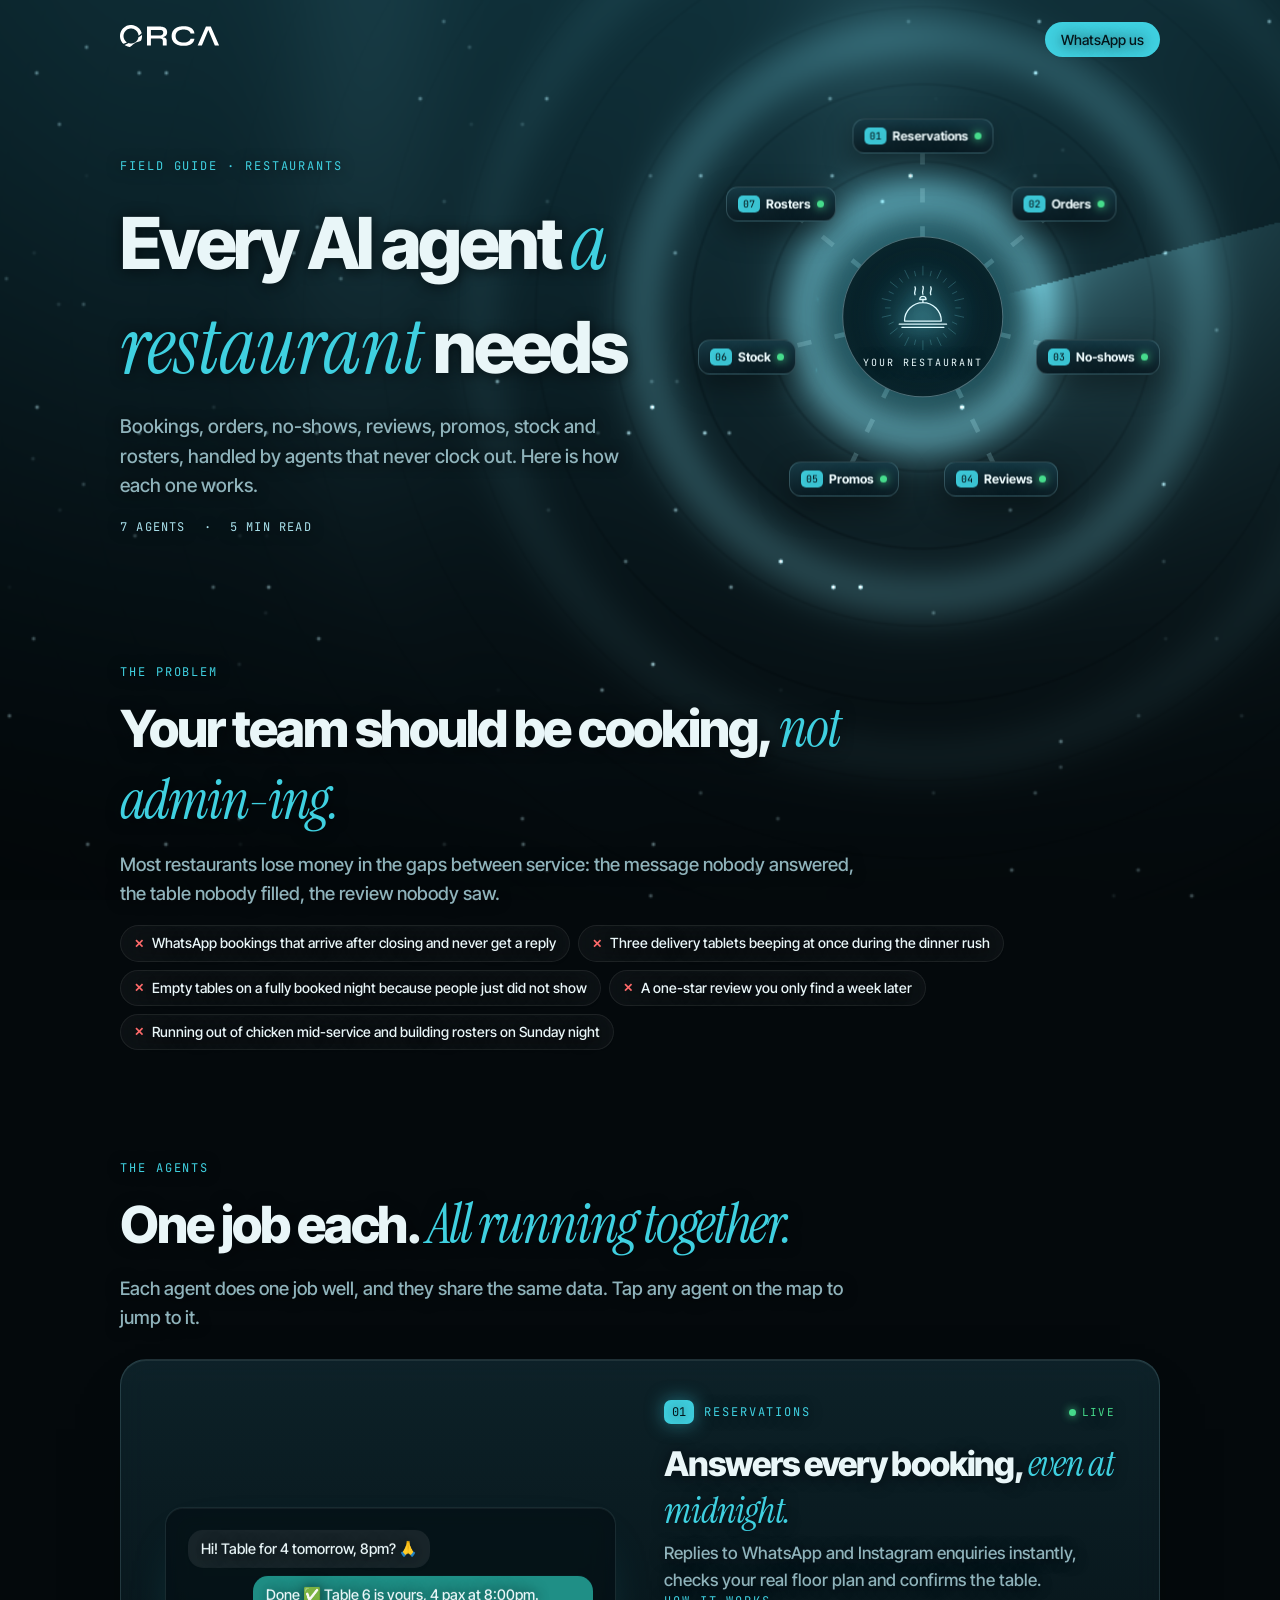
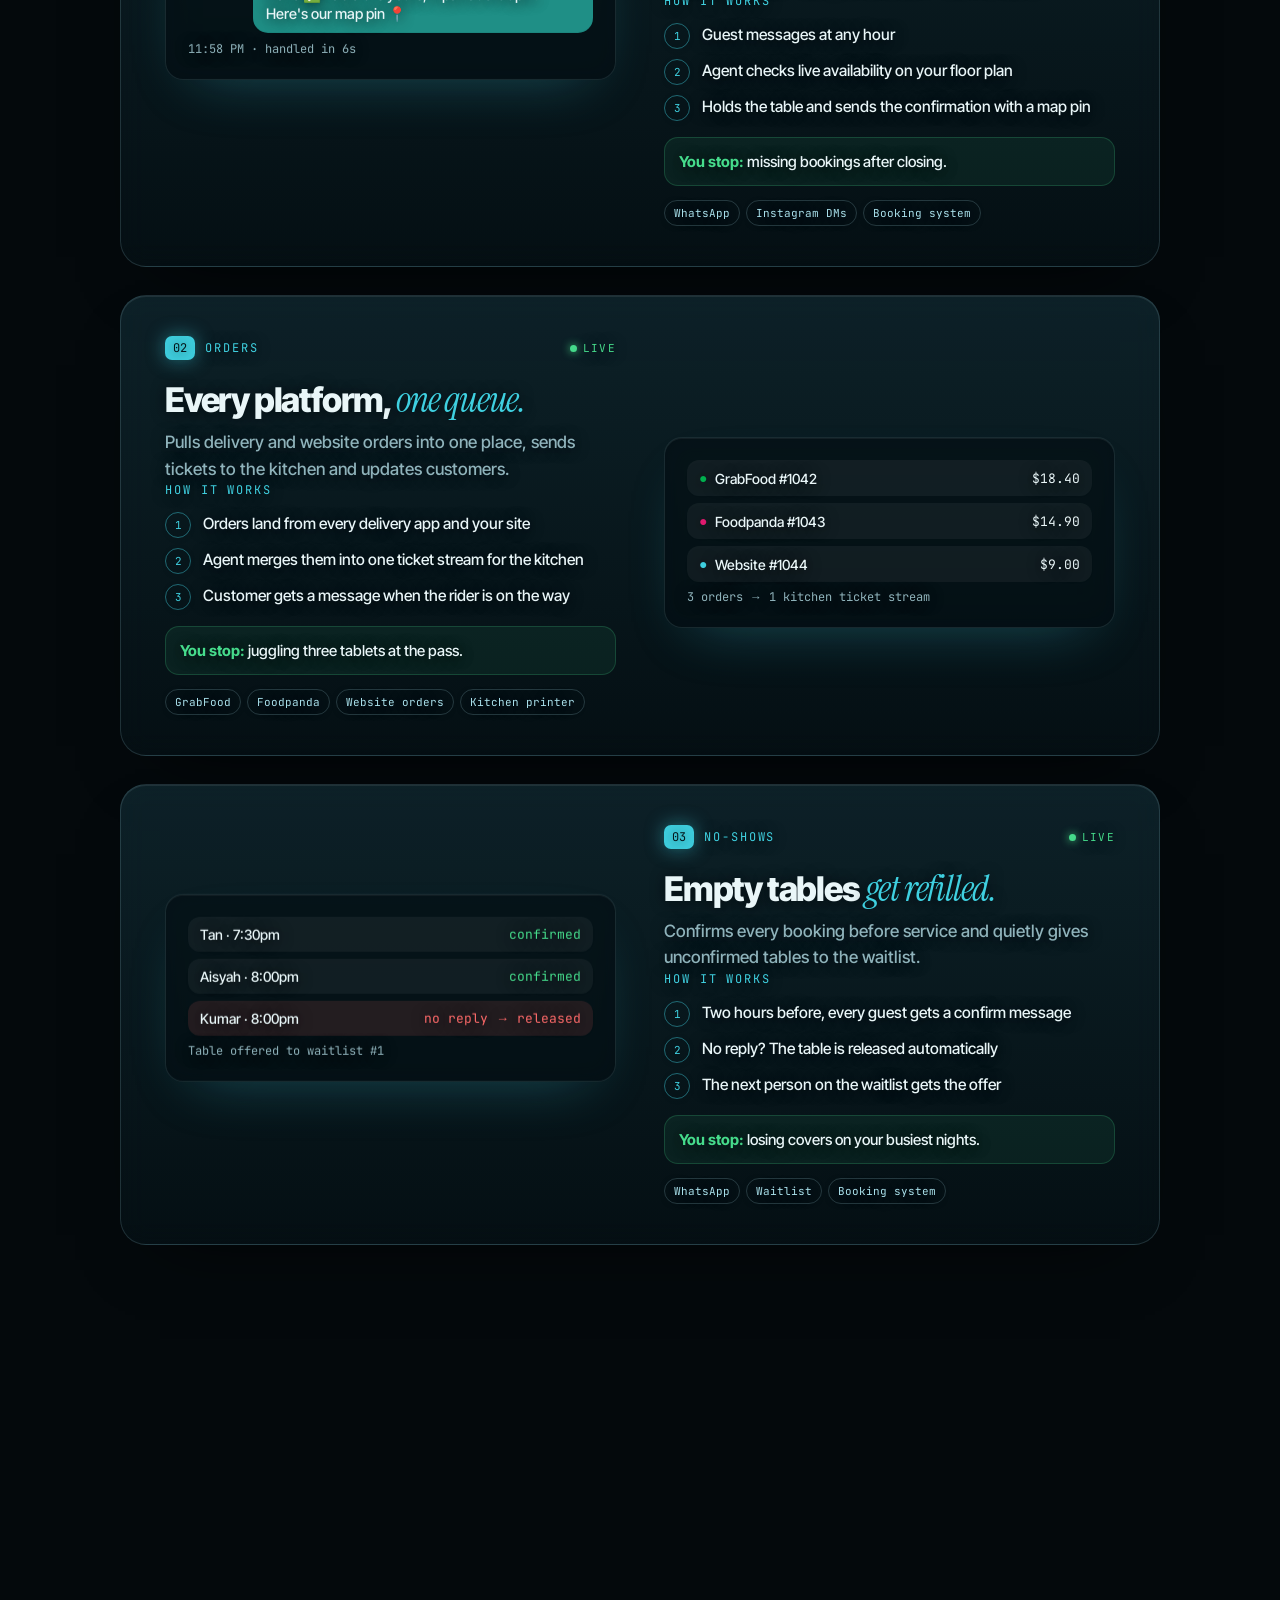
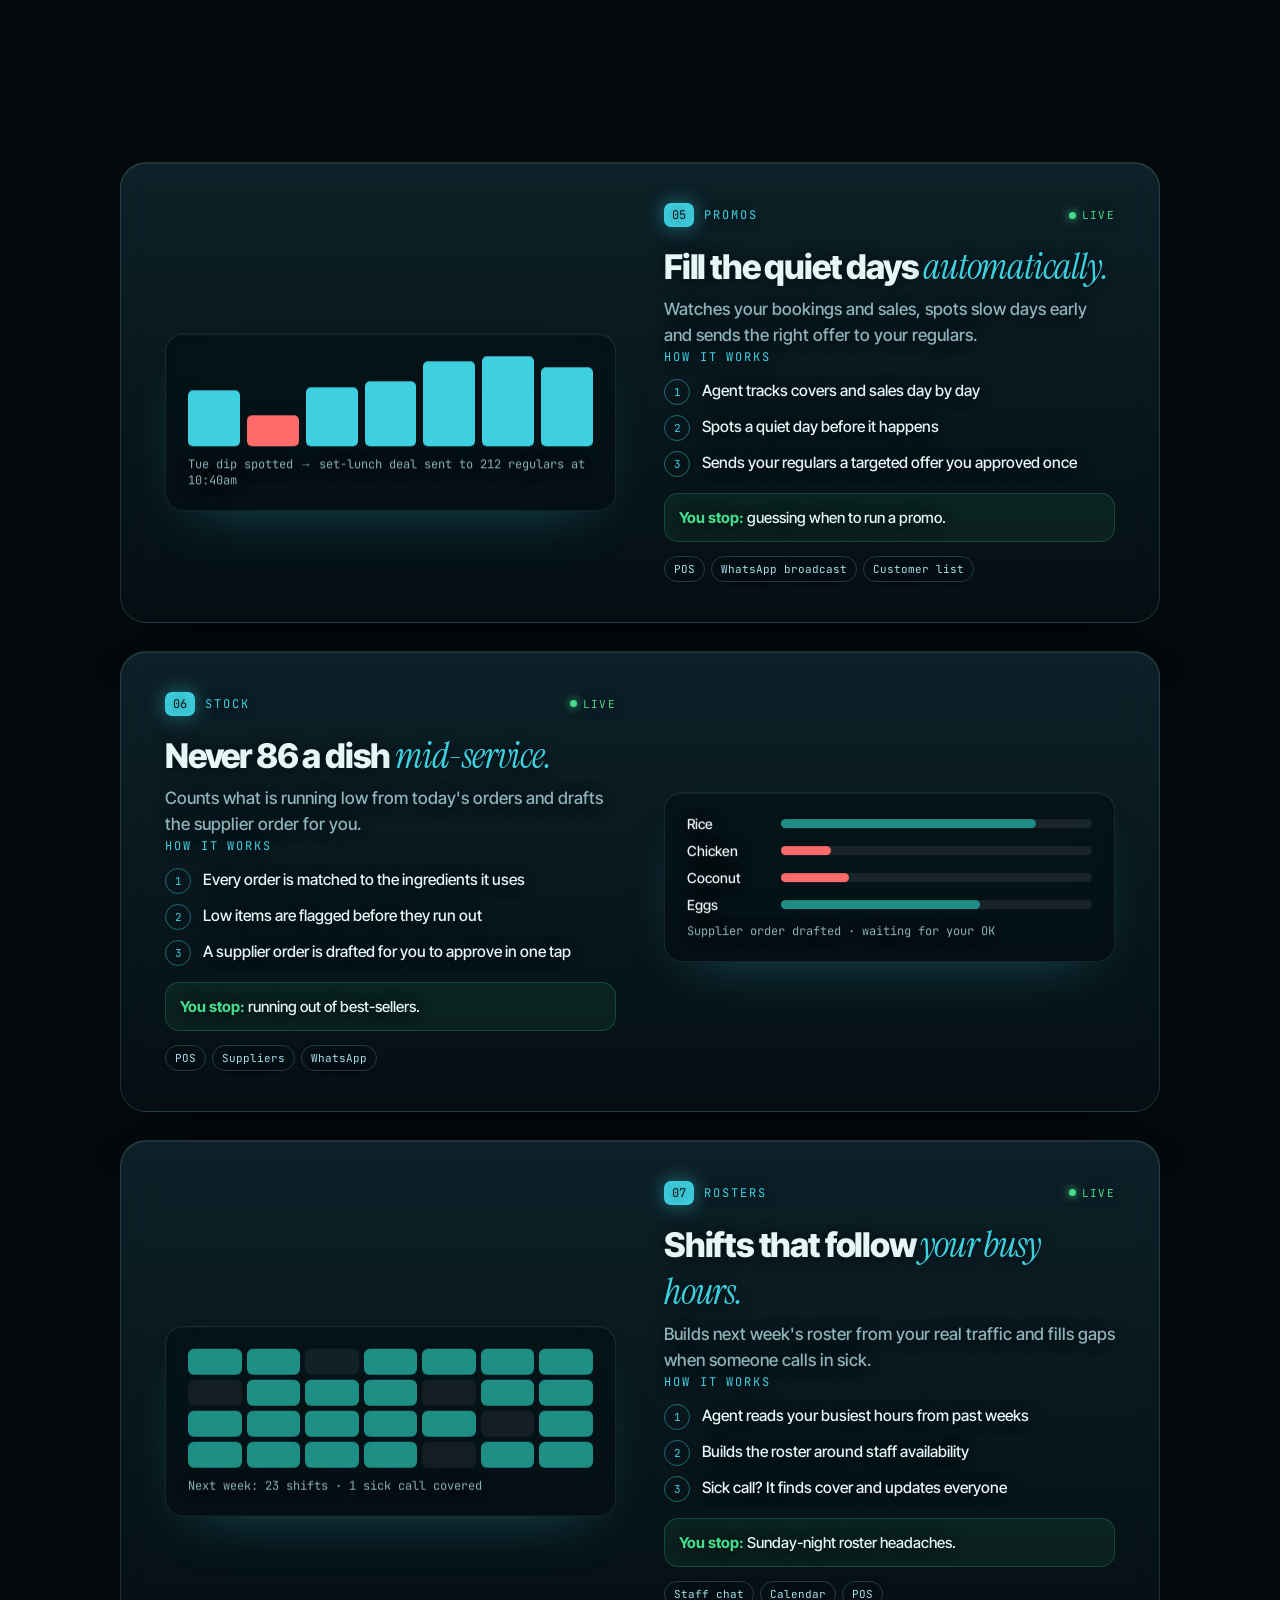
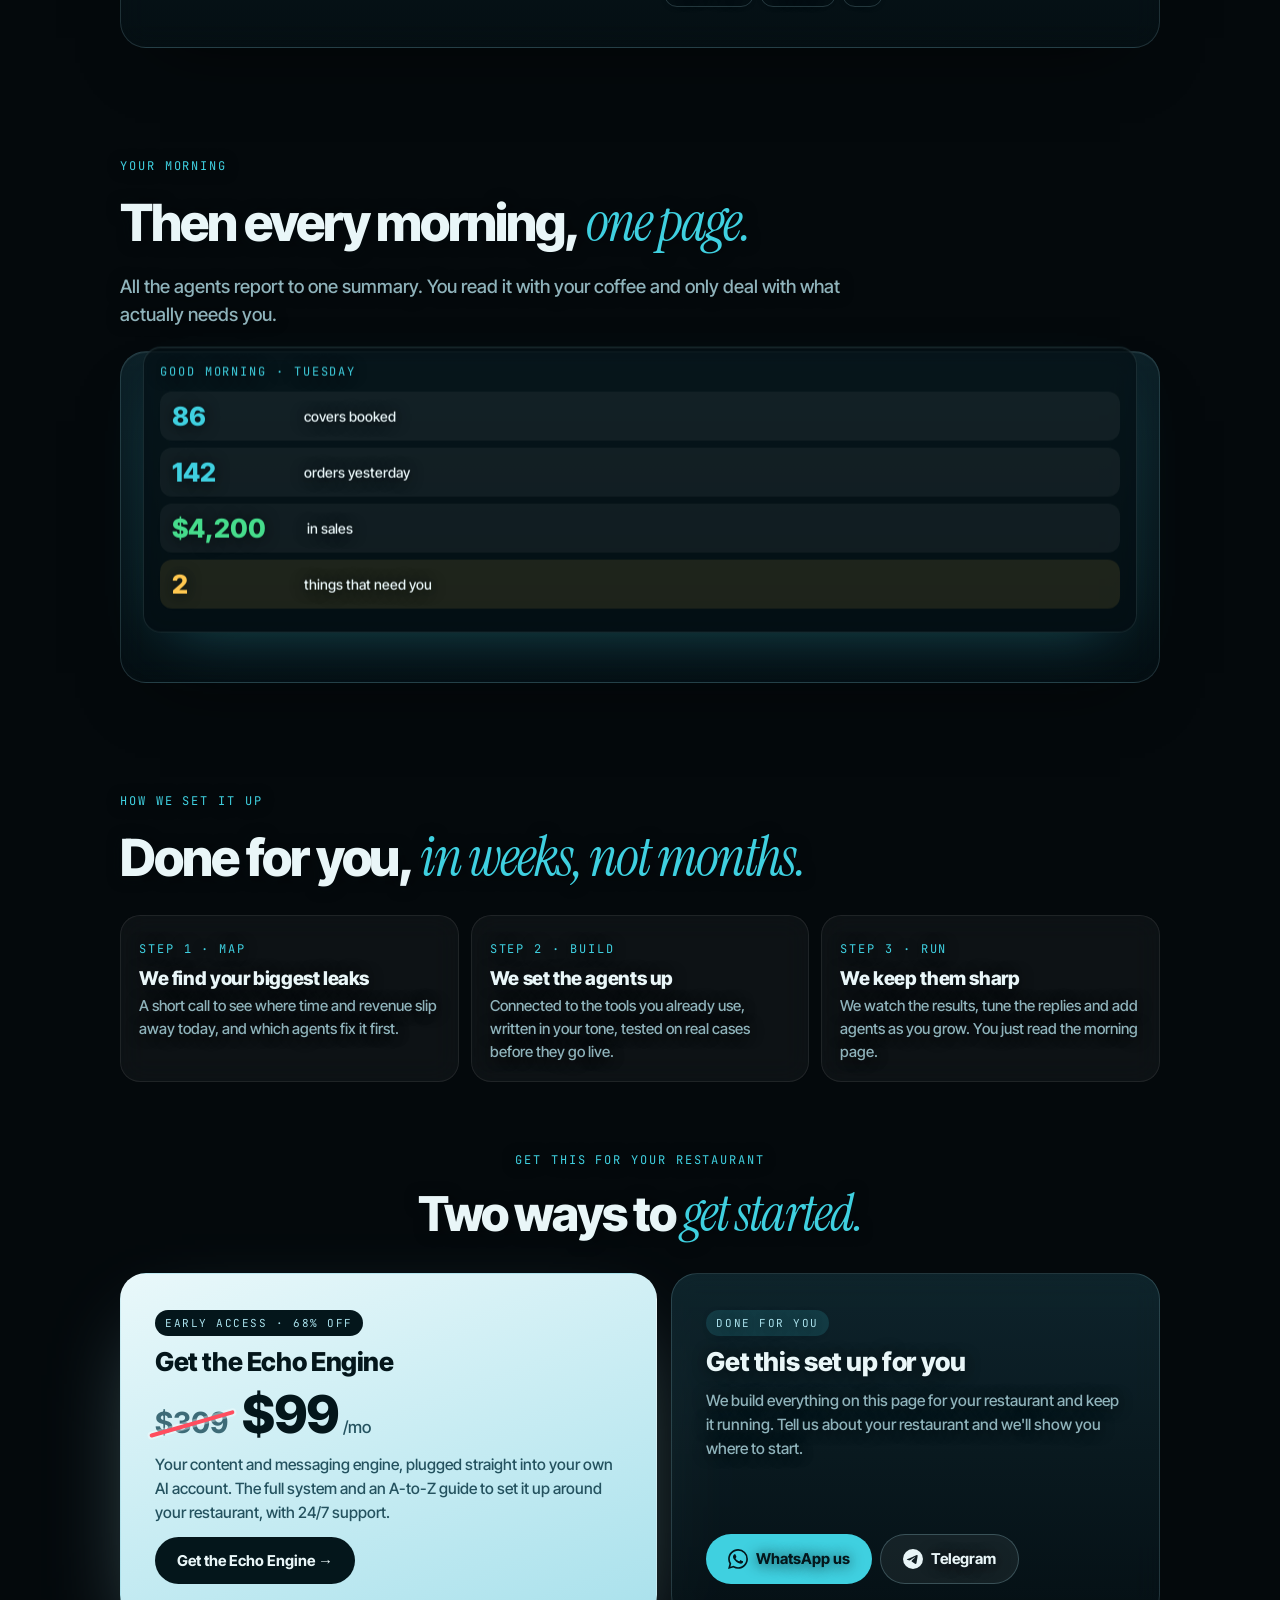
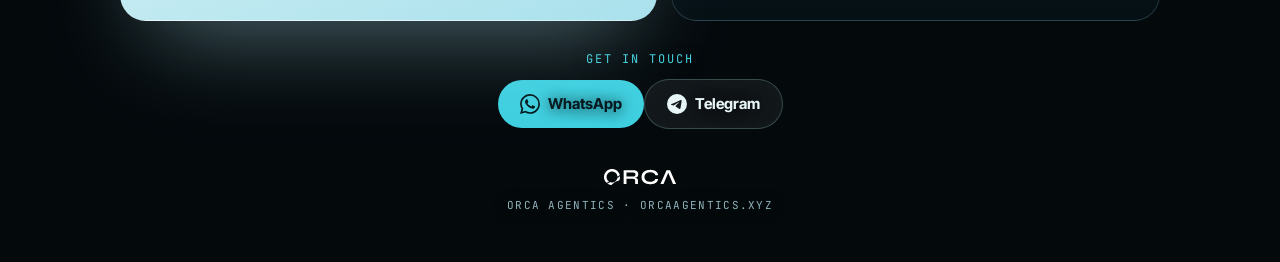
<file: map/restaurant/index.html>
<!doctype html><html lang="en"><head><meta charset="utf-8"><meta name="viewport" content="width=device-width,initial-scale=1">
<title>Every AI agent a restaurant needs · Orca Agentics</title><meta name="description" content="The Restaurant Agent Map: 8 AI agents that take bookings, orders, no-shows, reviews, promos, stock and rosters off your plate.">
<meta property="og:title" content="Every AI agent a restaurant needs"><meta property="og:description" content="The Restaurant Agent Map: 8 AI agents that take bookings, orders, no-shows, reviews, promos, stock and rosters off your plate.">
<meta property="og:image" content="https://orcaagentics.xyz/map/restaurant/og.png"><meta property="og:url" content="https://orcaagentics.xyz/map/restaurant/">
<meta name="twitter:card" content="summary_large_image"><meta name="theme-color" content="#05090b">

<style>@font-face{font-family:IT;src:url(../fonts/inter-tight-latin-500-normal.woff2);font-weight:400 600;font-display:swap}
@font-face{font-family:IT;src:url(../fonts/inter-tight-latin-700-normal.woff2);font-weight:700;font-display:swap}
@font-face{font-family:IT;src:url(../fonts/inter-tight-latin-800-normal.woff2);font-weight:800 900;font-display:swap}
@font-face{font-family:IS;src:url(../fonts/instrument-serif-latin-400-italic.woff2);font-style:italic;font-display:swap}
@font-face{font-family:JB;src:url(../fonts/jetbrains-mono-latin-400-normal.woff2);font-weight:400 700;font-display:swap}

*{margin:0;padding:0;box-sizing:border-box}
:root{--ink:#e9f6f8;--dim:#8fb3bb;--teal:#3fd0e0;--ice:#a9e1ec;--ok:#46dc8c;--warn:#ffc850;--bad:#ff6b6b}
html{background:#05090b;color:var(--ink);font:400 17px/1.55 IT;-webkit-font-smoothing:antialiased}
body{background:radial-gradient(900px 700px at 50% -5%,#12303a,transparent 70%),#05090b;overflow-x:hidden}
.w{max-width:620px;margin:0 auto;padding:0 22px}
em{font:italic 400 1.08em IS;color:var(--teal)}
.mono{font:500 12px JB;letter-spacing:.16em;text-transform:uppercase;color:var(--teal)}
nav{display:flex;align-items:center;justify-content:space-between;padding:22px 0}
nav svg{height:22px;width:auto}nav svg *{fill:#fff}
.pill{display:inline-flex;align-items:center;gap:8px;padding:9px 16px;border-radius:99px;font:600 14px IT;text-decoration:none;color:#04161b;background:var(--teal)}
.hero{padding:34px 0 10px;text-align:center}
.hero h1{font:800 44px/1.02 IT;letter-spacing:-.045em;margin:16px 0 14px}
.hero h1 em{font-size:1.12em;letter-spacing:-.01em}
.hero p{color:var(--dim);max-width:440px;margin:0 auto}
.meta{display:flex;justify-content:center;gap:18px;margin-top:18px;color:var(--ice);font:500 12px JB;letter-spacing:.1em}
/* map */
.map{position:relative;margin:40px auto 10px;width:100%;max-width:520px;aspect-ratio:1}
.map .hub{position:absolute;left:50%;top:50%;width:34%;aspect-ratio:1;transform:translate(-50%,-50%);border-radius:50%;
 display:flex;flex-direction:column;align-items:center;justify-content:center;background:radial-gradient(circle,rgba(63,208,224,.28),rgba(63,208,224,.04) 70%);border:1px solid rgba(169,225,236,.25)}
.map .hub svg{width:56%;height:auto}
.map .hub span{font:500 9px JB;letter-spacing:.2em;color:var(--ice);margin-top:4px}
.map svg.wires{position:absolute;inset:0;width:100%;height:100%}
.wires line{stroke:rgba(169,225,236,.25);stroke-width:1;stroke-dasharray:3 5;animation:flow 1.6s linear infinite}
@keyframes flow{to{stroke-dashoffset:-16}}
.chip{position:absolute;transform:translate(-50%,-50%);display:flex;align-items:center;gap:6px;padding:8px 11px;border-radius:12px;white-space:nowrap;
 background:linear-gradient(180deg,#173a45,#0b1d24);border:1px solid rgba(169,225,236,.22);font:700 12.5px IT;color:var(--ink);text-decoration:none;box-shadow:0 10px 30px rgba(0,0,0,.4)}
.chip b{font:600 10px JB;color:#04161b;background:var(--teal);padding:2px 5px;border-radius:5px}
.chip i{width:7px;height:7px;border-radius:50%;background:var(--ok);box-shadow:0 0 8px var(--ok);animation:blink 2s infinite}
@keyframes blink{50%{opacity:.3}}
/* sections */
section{padding:56px 0 0}
h2{font:800 32px/1.08 IT;letter-spacing:-.04em;margin:12px 0 14px}
.lead{color:var(--dim)}
.pain{display:grid;gap:10px;margin-top:22px}
.pain div{display:flex;gap:12px;align-items:flex-start;padding:14px 16px;border-radius:16px;background:rgba(255,255,255,.04);border:1px solid rgba(255,255,255,.07)}
.pain span{color:var(--bad);font-weight:800}
.agent{padding:22px;margin-top:22px;border-radius:26px;background:linear-gradient(180deg,rgba(23,58,69,.55),rgba(9,26,32,.6));border:1px solid rgba(169,225,236,.16)}
.agent .top{display:flex;align-items:center;gap:10px}
.agent .top .n{font:600 12px JB;color:#04161b;background:var(--teal);padding:4px 8px;border-radius:7px}
.agent .top .live{margin-left:auto;display:flex;align-items:center;gap:6px;font:500 11px JB;letter-spacing:.12em;color:var(--ok)}
.agent .top .live i{width:7px;height:7px;border-radius:50%;background:var(--ok);box-shadow:0 0 8px var(--ok);animation:blink 2s infinite}
.agent h3{font:800 27px/1.1 IT;letter-spacing:-.035em;margin:16px 0 6px}
.agent .what{color:var(--dim)}
.mock{margin:18px 0;padding:16px;border-radius:18px;background:#071318;border:1px solid rgba(169,225,236,.12)}
.mb{padding:9px 13px;border-radius:15px;font:500 14.5px/1.35 IT;margin-bottom:8px;max-width:84%;width:fit-content}
.mi{background:rgba(255,255,255,.08)}.mo{background:#1f8f86;margin-left:auto}
.mr{display:flex;align-items:center;gap:8px;padding:9px 12px;border-radius:12px;background:rgba(255,255,255,.05);font:600 14px IT;margin-bottom:7px}
.mr b{margin-left:auto;font:500 13px JB}
.big{font:800 46px/1 IT;letter-spacing:-.03em}
.sm{font:500 12px JB;color:var(--dim)}
.bars{display:flex;align-items:flex-end;gap:7px;height:90px;margin-bottom:10px}.bars i{flex:1;border-radius:5px;background:var(--teal)}
.mv{display:flex;align-items:center;gap:10px;font:600 14px IT;margin-bottom:10px}.mv span{width:84px}.mv div{flex:1;height:9px;border-radius:5px;background:rgba(255,255,255,.08)}.mv u{display:block;height:100%;border-radius:5px}
.grid{display:grid;grid-template-columns:repeat(7,1fr);gap:5px}.grid i{height:26px;border-radius:6px;background:rgba(255,255,255,.06)}.grid i.s{background:#1f8f86}
.steps{list-style:none;counter-reset:s;display:grid;gap:10px;margin-top:4px}
.steps li{counter-increment:s;display:flex;gap:12px;font-size:15.5px}
.steps li:before{content:counter(s);flex:none;width:24px;height:24px;border-radius:50%;display:grid;place-items:center;font:600 11px JB;color:var(--teal);border:1px solid rgba(63,208,224,.45)}
.stop{margin-top:16px;padding:12px 14px;border-radius:14px;background:rgba(70,220,140,.08);border:1px solid rgba(70,220,140,.2);font-size:15px}
.stop b{color:var(--ok)}
.tags{display:flex;flex-wrap:wrap;gap:6px;margin-top:14px}.tags span{font:500 11px JB;color:var(--ice);padding:5px 9px;border-radius:99px;border:1px solid rgba(169,225,236,.2)}
.how{display:grid;gap:12px;margin-top:22px}
.how div{padding:18px;border-radius:20px;background:rgba(255,255,255,.04);border:1px solid rgba(255,255,255,.08)}
.how h4{font:800 19px IT;letter-spacing:-.02em;margin:6px 0 4px}.how p{color:var(--dim);font-size:15px}
.cta{margin:60px 0 0;padding:34px 24px;border-radius:28px;text-align:center;background:radial-gradient(circle at 50% 0%,rgba(63,208,224,.3),transparent 70%),#0b1d24;border:1px solid rgba(63,208,224,.35)}
.cta h2{font-size:30px}.cta p{color:var(--dim);margin-bottom:22px}
.cta .pill{font-size:16px;padding:15px 26px}
footer{padding:40px 0 50px;text-align:center;color:var(--dim);font:500 11px JB;letter-spacing:.12em}
footer svg{height:16px;width:auto;margin-bottom:10px}footer svg *{fill:#fff}
.rv{opacity:0;transform:translateY(24px);filter:blur(8px);transition:all .9s cubic-bezier(.2,.7,.2,1)}.rv.in{opacity:1;transform:none;filter:none}
@media (prefers-reduced-motion:reduce){.rv{opacity:1;transform:none;filter:none}*{animation:none!important}}
</style><link rel="stylesheet" href="../guide.css"><link rel="icon" href="/favicon.svg" type="image/svg+xml"><link rel="icon" href="/favicon.ico" sizes="any"><link rel="apple-touch-icon" href="/apple-touch-icon.png"></head><body><div class="sea" aria-hidden="true"><canvas></canvas></div><div class="w">
<nav><a href="/" aria-label="Orca Agentics home"><svg xmlns="http://www.w3.org/2000/svg" viewBox="0 0 1694.9 376.1" width="1694.9" height="376.1"><path d="M375.8 168.7l.9 11.5 .2 7.4 -.1 6.6 -.8 12.3 -1.6 12.2 -1.1 6.5 -1.2 5.6 -3.2 12 -2 6.2 -2.2 6.2 -2.8 6.9 -2.2 5 -10.7 4.9 -11.4 4.5 -11.6 4.1 -27.8 9 -15.1 5.6 -6.3 2.6 -6.9 3.1 -6.1 3 -5.9 3.3 -5.8 3.5 -5.7 3.7 -6.2 4.3 -6.7 5.1 -5.3 4.3 -7 6 -20.6 18.5 -9.3 8.1 -10.1 8.1 -10.2 7.3 -5.5-.6 -7.3-1.1 -6.5-1.1 -6.5-1.4 -11.1-3 -6.2-2 -6.2-2.2 -11.4-4.8 -6.7-3.2 -5.8-3 -10.6-6.3 -9.7-6.6 10.6-3.6 10-3.7 7.8-3.2 8.2-3.7 7.4-3.8 7.8-4.6 8.3-5.3 6.1-4.4 6.7 2.3 6 1.7 7 1.6 6.7 1.2 7.2 .8 7.8 .4 7.2 0 7.3-.4 7.2-.8 6.6-1.2 7.7-1.7 6.4-1.9 6.3-2.2 6.8-2.8 6.5-3.1 5.9-3.3 6.2-3.8 6.4-4.5 4.8-3.8 5.4-4.8 5.6-5.6 4.5-4.9 4.9-6.1 3.6-5 3.9-6.2 3.5-6.3 3.2-6.5 2.5-5.7 2.3-6.3 2.1-6.9 1.5-6 1.4-7 8.2-3.7 7.4-3.8 7.8-4.6 7-4.5 6.8-4.8 7.2-5.5 8.3-6.9 8.3-7.3zM96.4 24l10.2-5.3 9-4 10.7-4.2 9.4-3 11.1-2.9 9.7-1.9 9.8-1.4 11.5-1 9.8-.3 10.7 .3 11.5 .9 10.6 1.5 10.4 2.1 10.4 2.7 10.9 3.6 10 3.9 9.7 4.4 10.1 5.4 9.2 5.6 8.8 6.1 8.4 6.5 7.5 6.5 7.6 7.4 7.8 8.5 7.2 9 5.8 8 5.8 9 4.8 8.6 5.1 10.3 3.9 9.1 3.9 10.8 3 10.2 -17.4 15.5 -6.5 5.3 -5.4 4.2 -5.5 4.1 -6.9 4.6 -6.4 3.9 -6.2 3.5 -.7-8.1 -1.3-8.3 -1.6-7.7 -2.3-8 -2.8-7.9 -3.1-7.2 -4.1-8 -4-6.7 -4.4-6.5 -5.1-6.6 -5.2-5.9 -6.4-6.3 -5.9-5.1 -5.7-4.4 -6-4.1 -8.2-4.9 -7.5-3.7 -7.7-3.3 -8-2.7 -7-2 -7.6-1.7 -8.3-1.2 -8.3-.7 -8.4-.2 -7.9 .3 -8.8 1 -7.8 1.4 -7.6 1.8 -8 2.5 -8.3 3.2 -7.6 3.5 -6.9 3.7 -7.6 4.8 -5.9 4.3 -6.5 5.3 -5.7 5.3 -5.4 5.7 -5 6 -5.3 7.2 -4.2 6.6 -3.3 5.9 -3.6 7.5 -3.4 8.3 -2.4 7.4 -2 7.6 -1.5 7.7 -1.3 9.4 -.5 8.4 .1 8.4 .6 8.3 1.2 8.3 1.4 7.2 2 7.5 2.6 8 3.2 7.8 3.4 7 4.1 7.3 4.6 7 4.7 6.3 5.4 6.4 5.8 6 5.8 5.3 6.1 4.9 7.1 5 -6 3.6 -6.7 3.6 -6.1 3 -7.6 3.4 -7 2.9 -9.4 3.4 -19.8 6.6 -8-8.4 -6.3-7.5 -6.5-8.5 -6.4-9.6 -5.8-9.9 -4.8-9.6 -4.6-10.5 -3.4-9.3 -3.4-11 -2.5-10.4 -1.8-9.7 -1.4-11.4 -.7-9.8 -.2-12.4 .3-5.7 .4-6.6 1.1-9.8 1.8-10.5 2.4-10.4 3.2-11.1 3.9-10.8 4.6-10.6 4.7-9.6 5.4-9.2 5.3-8.3 5.8-8 7.3-8.9 7.3-7.9 7.6-7.4 8.1-7 7.8-6 9.5-6.5z" fill="#ffffff"/><path d="M1095.1 20.2l6.7 .2 6.5 .3 6.4 .4 6.3 .6 6.2 .6 6 .8 6 .8 5.8 1 5.7 1.2 5.6 1.2 5.5 1.3 5.4 1.5 5.3 1.6 5.1 1.7 5 1.8 4.9 1.9 4.8 2 4.6 2.2 4.6 2.2 4.3 2.3 4.3 2.4 4.1 2.6 4 2.6 3.8 2.7 3.8 2.8 3.6 2.9 3.4 3.1 3.4 3.1 3.2 3.2 3 3.3 3 3.4 2.8 3.6 2.6 3.6 2.5 3.7 2.4 3.8 2.2 3.8 2.1 4 1.9 4.1 1.7 4.1 1.6 4.3 1.5 4.3 1.3 4.5 1.2 4.5 1 4.6 .9 4.7 .7 4.8 .6 4.9 -66 0 -.9-2.6 -.9-2.6 -3.1-7.4 -1.2-2.4 -1.3-2.3 -1.3-2.3 -1.4-2.2 -4.6-6.5 -1.7-2 -1.7-2.1 -1.8-1.9 -1.9-2 -1.9-1.8 -2-1.9 -2.1-1.7 -2.1-1.7 -2.3-1.7 -2.2-1.6 -2.4-1.5 -2.4-1.5 -7.7-4.1 -2.7-1.3 -2.7-1.2 -8.7-3.2 -3.1-1 -3.1-.9 -3.1-.8 -3.3-.8 -10.1-2 -3.6-.5 -3.6-.5 -3.6-.4 -3.8-.3 -3.8-.3 -3.9-.2 -3.9-.2 -4-.1 -14.2 .2 -4.9 .2 -4.9 .4 -4.8 .4 -4.7 .6 -4.6 .6 -4.5 .8 -4.5 .8 -4.4 1 -4.3 1 -4.2 1.2 -4.1 1.2 -4.1 1.3 -4 1.5 -3.9 1.5 -3.8 1.7 -3.8 1.7 -3.6 1.8 -3.4 2 -3.4 2 -3.3 2.1 -3.2 2.2 -3 2.3 -3 2.4 -2.8 2.5 -2.7 2.5 -2.6 2.7 -2.6 2.8 -2.3 2.8 -2.3 3 -2.2 3 -2.1 3.2 -1.9 3.2 -1.8 3.3 -1.7 3.5 -1.5 3.5 -1.4 3.6 -1.2 3.6 -1.2 3.8 -1 3.9 -.8 4 -.8 4 -.6 4.2 -.4 4.2 -.4 4.3 -.2 4.5 0 4.5 0 4.4 .2 4.4 .4 4.3 .4 4.2 .6 4.1 .8 4 .8 3.9 1 3.8 1.2 3.8 1.2 3.6 1.4 3.6 1.5 3.4 1.7 3.4 1.8 3.3 1.9 3.2 2.1 3.1 2.2 3 2.3 2.9 2.3 2.9 2.6 2.7 2.6 2.7 2.7 2.5 2.8 2.5 3 2.3 3 2.3 3.2 2.2 3.3 2.1 3.4 2 3.4 1.9 3.6 1.9 3.8 1.7 3.8 1.6 3.9 1.6 4 1.4 4.1 1.4 4.1 1.2 4.2 1.2 4.3 1 4.4 1 4.5 .8 4.5 .7 4.6 .7 4.7 .5 4.8 .5 4.9 .3 4.9 .3 5 .1 13.2 0 11.6-.7 11-1.2 10.3-1.8 9.6-2.3 9.1-2.9 8.4-3.5 7.8-3.8 7.2-4.4 6.6-4.9 6-5.4 5.5-5.8 4.8-6.2 4.3-6.5 3.7-6.8 1.1-2.4 1-2.4 1-2.4 .9-2.5 66 0 -.7 4.8 -.7 4.8 -1 4.6 -1 4.6 -1.2 4.4 -1.4 4.4 -1.5 4.3 -1.6 4.2 -1.8 4.1 -2 4 -2 4 -2.3 3.8 -2.3 3.8 -2.6 3.6 -2.6 3.6 -2.8 3.5 -3 3.4 -3 3.3 -3.2 3.1 -3.4 3.1 -3.4 3 -3.6 2.9 -3.7 2.8 -3.8 2.6 -4 2.6 -4.1 2.5 -4.2 2.4 -4.4 2.2 -4.5 2.2 -4.6 2.1 -4.7 1.9 -4.9 1.9 -5 1.7 -5.1 1.7 -5.3 1.5 -5.3 1.4 -5.5 1.3 -5.6 1.2 -5.7 1.1 -5.8 1 -5.9 .8 -6.1 .7 -6.1 .7 -6.3 .5 -6.4 .4 -6.5 .3 -6.7 .1 -6.7 .1 -5.7-.1 -5.6-.1 -5.5-.2 -5.5-.3 -5.4-.3 -5.4-.5 -5.3-.5 -5.2-.6 -5.2-.7 -15.1-2.6 -4.9-1 -4.9-1.2 -4.8-1.1 -4.8-1.3 -4.6-1.4 -4.6-1.4 -4.6-1.5 -4.4-1.6 -4.3-1.7 -4.3-1.8 -4.2-1.8 -4.1-1.9 -4-2 -4-2.1 -3.8-2.2 -3.8-2.3 -3.7-2.3 -3.6-2.4 -3.5-2.5 -3.5-2.6 -3.3-2.7 -3.3-2.7 -3.2-2.8 -3-2.9 -3-3 -2.9-3.1 -2.8-3.1 -2.7-3.3 -2.5-3.3 -2.5-3.4 -2.4-3.4 -2.4-3.6 -2.2-3.6 -2.1-3.7 -2-3.8 -1.9-3.9 -1.8-3.9 -1.7-4 -1.6-4.2 -1.5-4.2 -1.3-4.2 -1.3-4.4 -1.1-4.5 -1-4.5 -.8-4.6 -.8-4.7 -.7-4.8 -.5-4.9 -.4-4.9 -.3-5.1 -.2-5.1 0-5.2 0-5.2 .2-5.1 .3-5.1 .4-5 .5-4.8 .7-4.8 .8-4.8 .8-4.6 1-4.5 1.1-4.5 1.3-4.4 1.3-4.3 1.5-4.2 1.6-4.2 1.7-4 1.8-4 1.9-3.9 2-3.8 2.1-3.8 2.2-3.6 2.4-3.6 2.4-3.5 2.5-3.4 2.5-3.3 2.7-3.3 2.8-3.2 2.9-3.1 3-3 3-2.9 3.2-2.9 3.3-2.8 3.3-2.7 3.5-2.6 3.5-2.5 3.6-2.5 3.7-2.3 3.8-2.3 3.8-2.2 4-2.1 4-2.1 4.1-1.9 4.2-1.9 4.3-1.8 4.3-1.7 4.4-1.7 4.6-1.5 4.6-1.5 4.6-1.4 4.8-1.3 4.8-1.2 4.9-1.1 4.9-1.1 5-.9 5-.9 5.1-.8 15.7-1.9 5.4-.5 5.4-.3 5.5-.3 5.5-.2 5.6-.2 5.7 0zM686 26.7l4.6 .2 4.5 .2 13 1 4.2 .5 4.1 .6 11.9 2.3 3.8 1 3.8 1 10.7 3.4 3.4 1.4 3.4 1.4 3.2 1.5 3.1 1.6 3.1 1.7 2.9 1.7 2.9 1.9 2.7 2 2.7 2 2.5 2.1 2.5 2.3 2.4 2.3 2.2 2.4 2.2 2.5 2.1 2.6 2 2.6 1.9 2.8 1.7 2.9 1.6 2.9 1.6 3.1 1.4 3.1 1.2 3.3 1.2 3.3 1 3.5 .9 3.5 .8 3.6 .7 3.7 .5 3.9 .4 3.9 .3 4 .2 4.1 .1 4.2 0 2.8 -.1 2.8 -.2 2.8 -.2 2.7 -.3 2.6 -.3 2.6 -.4 2.5 -.5 2.4 -.5 2.4 -.6 2.4 -.7 2.3 -.7 2.2 -.8 2.2 -.8 2.2 -.9 2.1 -1 2 -1 2 -1.1 1.9 -1.1 1.9 -1.2 1.8 -1.2 1.8 -1.3 1.7 -1.3 1.7 -1.4 1.7 -1.4 1.6 -1.5 1.5 -1.5 1.6 -1.5 1.4 -1.6 1.4 -1.7 1.4 -1.7 1.3 -1.8 1.3 -1.8 1.2 -5.6 3.5 -7.9 4.1 -2 .9 -2.1 .9 -6.5 2.5 -2.3 .8 -2.2 .7 -7 1.9 -7.1 1.7 -6.3 1.2 13.8 1.5 3.3 .5 3.1 .5 3.1 .6 2.9 .6 8.3 2.1 2.6 .8 2.5 .9 2.4 1 2.4 1 2.2 1.1 2.2 1.1 2 1.2 2 1.3 1.9 1.4 1.8 1.4 1.7 1.5 1.6 1.5 1.6 1.7 1.4 1.6 1.4 1.8 1.3 1.9 1.2 2 1 2 1.1 2.2 .9 2.3 .8 2.4 .8 2.5 .6 2.6 .6 2.7 .5 2.8 .9 9 .1 3.3 .1 3.3 0 77 -66.5 0 0-72.5 -.3-6.7 -.6-6 -1.2-5.5 -1.6-4.9 -.6-1.5 -.7-1.5 -.7-1.3 -.8-1.4 -.9-1.2 -.9-1.2 -1-1.2 -1.1-1.1 -1.2-1.1 -1.2-1 -1.4-.9 -1.4-1 -1.5-.8 -1.6-.8 -1.6-.8 -1.7-.7 -1.9-.7 -1.8-.6 -2-.6 -2.1-.5 -2.1-.5 -2.3-.4 -2.4-.5 -2.5-.4 -11.1-1.2 -13-.8 -14.8-.2 -125.5 0 0 119.5 -66.5 0 0-323.5 219.5 0zM528.4 83.7l0 95 153 0 3.4-.1 3.4-.1 3.2-.3 3.1-.4 3.1-.4 2.9-.6 2.8-.7 2.8-.8 2.6-.9 2.5-1 2.4-1.1 2.3-1.2 2.2-1.3 2.1-1.4 2-1.6 1.9-1.6 1.8-1.7 1.7-1.8 1.5-1.9 1.5-2 1.3-2 1.2-2.1 1.1-2.1 1-2.3 .9-2.3 .7-2.4 .6-2.5 .6-2.5 .4-2.6 .2-2.7 .2-2.8 .1-2.8 -.1-2.7 -.2-2.6 -.2-2.6 -.4-2.5 -.6-2.3 -.6-2.3 -.7-2.3 -.9-2.1 -1-2 -1.1-2 -1.2-1.9 -1.3-1.8 -1.5-1.7 -1.5-1.7 -1.7-1.5 -1.8-1.5 -1.9-1.4 -2-1.3 -2.1-1.2 -2.2-1.1 -2.3-1.1 -2.4-.9 -2.5-.9 -2.6-.7 -2.8-.7 -2.8-.6 -2.9-.5 -3.1-.4 -3.1-.3 -3.2-.2 -3.4-.2 -3.4 0zM1510.4 85.7l-110.5 264.5 -72.5 0 141.5-323.5 83 0 143 323.5 -73.5 0z" fill="#ffffff"/></svg></a><a class="pill" href="https://wa.me/601154403886?text=Hi%20Orca%2C%20I%20saw%20the%20Restaurant%20Map%20and%20I%27d%20like%20this%20set%20up%20for%20my%20restaurant.">WhatsApp us</a></nav>
<div class="top2"><header class="hero"><div class="mono">Field guide · Restaurants</div>
<h1>Every AI agent <em>a restaurant</em> needs</h1><p>Bookings, orders, no-shows, reviews, promos, stock and rosters, handled by agents that never clock out. Here is how each one works.</p><div class="meta"><span>7 AGENTS</span><span>·</span><span>5 MIN READ</span></div></header>
<div class="map rv"><svg class="wires" viewBox="0 0 100 100" preserveAspectRatio="none"><line x1="50" y1="50" x2="50.0" y2="12.0"/><line x1="50" y1="50" x2="79.7" y2="26.3"/><line x1="50" y1="50" x2="87.0" y2="58.5"/><line x1="50" y1="50" x2="66.5" y2="84.2"/><line x1="50" y1="50" x2="33.5" y2="84.2"/><line x1="50" y1="50" x2="13.0" y2="58.5"/><line x1="50" y1="50" x2="20.3" y2="26.3"/></svg><div class="hub"><svg viewBox="-70 -60 340 340" width="120" height="120" style="overflow:visible;filter:drop-shadow(0 0 10px rgba(127,227,240,.9)) drop-shadow(0 0 30px rgba(63,208,224,.6))"><line x1="225.0" y1="110.0" x2="243.0" y2="110.0" stroke="#7fe3f0" stroke-width="2" stroke-opacity=".45" stroke-linecap="round"/><line x1="221.9" y1="137.8" x2="255.0" y2="145.4" stroke="#7fe3f0" stroke-width="2" stroke-opacity=".45" stroke-linecap="round"/><line x1="212.6" y1="164.2" x2="228.8" y2="172.0" stroke="#7fe3f0" stroke-width="2" stroke-opacity=".45" stroke-linecap="round"/><line x1="197.7" y1="187.9" x2="224.3" y2="209.1" stroke="#7fe3f0" stroke-width="2" stroke-opacity=".45" stroke-linecap="round"/><line x1="177.9" y1="207.7" x2="189.2" y2="221.8" stroke="#7fe3f0" stroke-width="2" stroke-opacity=".45" stroke-linecap="round"/><line x1="154.2" y1="222.6" x2="169.0" y2="253.3" stroke="#7fe3f0" stroke-width="2" stroke-opacity=".45" stroke-linecap="round"/><line x1="127.8" y1="231.9" x2="131.8" y2="249.4" stroke="#7fe3f0" stroke-width="2" stroke-opacity=".45" stroke-linecap="round"/><line x1="100.0" y1="235.0" x2="100.0" y2="269.0" stroke="#7fe3f0" stroke-width="2" stroke-opacity=".45" stroke-linecap="round"/><line x1="72.2" y1="231.9" x2="68.2" y2="249.4" stroke="#7fe3f0" stroke-width="2" stroke-opacity=".45" stroke-linecap="round"/><line x1="45.8" y1="222.6" x2="31.0" y2="253.3" stroke="#7fe3f0" stroke-width="2" stroke-opacity=".45" stroke-linecap="round"/><line x1="22.1" y1="207.7" x2="10.8" y2="221.8" stroke="#7fe3f0" stroke-width="2" stroke-opacity=".45" stroke-linecap="round"/><line x1="2.3" y1="187.9" x2="-24.3" y2="209.1" stroke="#7fe3f0" stroke-width="2" stroke-opacity=".45" stroke-linecap="round"/><line x1="-12.6" y1="164.2" x2="-28.8" y2="172.0" stroke="#7fe3f0" stroke-width="2" stroke-opacity=".45" stroke-linecap="round"/><line x1="-21.9" y1="137.8" x2="-55.0" y2="145.4" stroke="#7fe3f0" stroke-width="2" stroke-opacity=".45" stroke-linecap="round"/><line x1="-25.0" y1="110.0" x2="-43.0" y2="110.0" stroke="#7fe3f0" stroke-width="2" stroke-opacity=".45" stroke-linecap="round"/><line x1="-21.9" y1="82.2" x2="-55.0" y2="74.6" stroke="#7fe3f0" stroke-width="2" stroke-opacity=".45" stroke-linecap="round"/><line x1="-12.6" y1="55.8" x2="-28.8" y2="48.0" stroke="#7fe3f0" stroke-width="2" stroke-opacity=".45" stroke-linecap="round"/><line x1="2.3" y1="32.1" x2="-24.3" y2="10.9" stroke="#7fe3f0" stroke-width="2" stroke-opacity=".45" stroke-linecap="round"/><line x1="22.1" y1="12.3" x2="10.8" y2="-1.8" stroke="#7fe3f0" stroke-width="2" stroke-opacity=".45" stroke-linecap="round"/><line x1="45.8" y1="-2.6" x2="31.0" y2="-33.3" stroke="#7fe3f0" stroke-width="2" stroke-opacity=".45" stroke-linecap="round"/><line x1="72.2" y1="-11.9" x2="68.2" y2="-29.4" stroke="#7fe3f0" stroke-width="2" stroke-opacity=".45" stroke-linecap="round"/><line x1="100.0" y1="-15.0" x2="100.0" y2="-49.0" stroke="#7fe3f0" stroke-width="2" stroke-opacity=".45" stroke-linecap="round"/><line x1="127.8" y1="-11.9" x2="131.8" y2="-29.4" stroke="#7fe3f0" stroke-width="2" stroke-opacity=".45" stroke-linecap="round"/><line x1="154.2" y1="-2.6" x2="169.0" y2="-33.3" stroke="#7fe3f0" stroke-width="2" stroke-opacity=".45" stroke-linecap="round"/><line x1="177.9" y1="12.3" x2="189.2" y2="-1.8" stroke="#7fe3f0" stroke-width="2" stroke-opacity=".45" stroke-linecap="round"/><line x1="197.7" y1="32.1" x2="224.3" y2="10.9" stroke="#7fe3f0" stroke-width="2" stroke-opacity=".45" stroke-linecap="round"/><line x1="212.6" y1="55.8" x2="228.8" y2="48.0" stroke="#7fe3f0" stroke-width="2" stroke-opacity=".45" stroke-linecap="round"/><line x1="221.9" y1="82.2" x2="255.0" y2="74.6" stroke="#7fe3f0" stroke-width="2" stroke-opacity=".45" stroke-linecap="round"/><path d="M30,160 A70,70 0 0 1 170,160 Z M10,172 L190,172 M20,184 L180,184 M100,90 L100,80 M88,78 A12,12 0 0 1 112,78 Z M70,60 C64,48 76,42 70,30 M100,58 C94,46 106,40 100,28 M130,60 C124,48 136,42 130,30" fill="rgba(127,227,240,.08)" stroke="#dffaff" stroke-width="5" stroke-linejoin="round" stroke-linecap="round"/></svg><span>YOUR RESTAURANT</span></div><a class="chip" href="#a1" style="left:50.0%;top:12.0%"><b>01</b>Reservations<i></i></a><a class="chip" href="#a2" style="left:79.7%;top:26.3%"><b>02</b>Orders<i></i></a><a class="chip" href="#a3" style="left:87.0%;top:58.5%"><b>03</b>No-shows<i></i></a><a class="chip" href="#a4" style="left:66.5%;top:84.2%"><b>04</b>Reviews<i></i></a><a class="chip" href="#a5" style="left:33.5%;top:84.2%"><b>05</b>Promos<i></i></a><a class="chip" href="#a6" style="left:13.0%;top:58.5%"><b>06</b>Stock<i></i></a><a class="chip" href="#a7" style="left:20.3%;top:26.3%"><b>07</b>Rosters<i></i></a></div></div>
<section><div class="mono">The problem</div><h2>Your team should be cooking, <em>not admin-ing.</em></h2><p class="lead">Most restaurants lose money in the gaps between service: the message nobody answered, the table nobody filled, the review nobody saw.</p><div class="pain"><div><span>✕</span>WhatsApp bookings that arrive after closing and never get a reply</div><div><span>✕</span>Three delivery tablets beeping at once during the dinner rush</div><div><span>✕</span>Empty tables on a fully booked night because people just did not show</div><div><span>✕</span>A one-star review you only find a week later</div><div><span>✕</span>Running out of chicken mid-service and building rosters on Sunday night</div></div></section>
<section><div class="mono">The agents</div><h2>One job each. <em>All running together.</em></h2><p class="lead">Each agent does one job well, and they share the same data. Tap any agent on the map to jump to it.</p><div class="agent rv" id="a1"><div class="top"><span class="n">01</span><span class="mono">Reservations</span><span class="live"><i></i>LIVE</span></div>
<h3>Answers every booking, <em>even at midnight.</em></h3><p class="what">Replies to WhatsApp and Instagram enquiries instantly, checks your real floor plan and confirms the table.</p><div class="mock"><div class="mb mi">Hi! Table for 4 tomorrow, 8pm? 🙏</div><div class="mb mo">Done ✅ Table 6 is yours, 4 pax at 8:00pm. Here's our map pin 📍</div><div class="sm">11:58 PM · handled in 6s</div></div>
<div class="mono" style="margin-bottom:10px">How it works</div><ol class="steps"><li>Guest messages at any hour</li><li>Agent checks live availability on your floor plan</li><li>Holds the table and sends the confirmation with a map pin</li></ol>
<div class="stop"><b>You stop:</b> missing bookings after closing.</div><div class="tags"><span>WhatsApp</span><span>Instagram DMs</span><span>Booking system</span></div></div><div class="agent rv" id="a2"><div class="top"><span class="n">02</span><span class="mono">Orders</span><span class="live"><i></i>LIVE</span></div>
<h3>Every platform, <em>one queue.</em></h3><p class="what">Pulls delivery and website orders into one place, sends tickets to the kitchen and updates customers.</p><div class="mock"><div class="mr"><span style="color:#00b14f">●</span>GrabFood #1042<b>$18.40</b></div><div class="mr"><span style="color:#e21b70">●</span>Foodpanda #1043<b>$14.90</b></div><div class="mr"><span style="color:#3fd0e0">●</span>Website #1044<b>$9.00</b></div><div class="sm">3 orders → 1 kitchen ticket stream</div></div>
<div class="mono" style="margin-bottom:10px">How it works</div><ol class="steps"><li>Orders land from every delivery app and your site</li><li>Agent merges them into one ticket stream for the kitchen</li><li>Customer gets a message when the rider is on the way</li></ol>
<div class="stop"><b>You stop:</b> juggling three tablets at the pass.</div><div class="tags"><span>GrabFood</span><span>Foodpanda</span><span>Website orders</span><span>Kitchen printer</span></div></div><div class="agent rv" id="a3"><div class="top"><span class="n">03</span><span class="mono">No-shows</span><span class="live"><i></i>LIVE</span></div>
<h3>Empty tables <em>get refilled.</em></h3><p class="what">Confirms every booking before service and quietly gives unconfirmed tables to the waitlist.</p><div class="mock"><div class="mr">Tan · 7:30pm<b style="color:#46dc8c">confirmed</b></div><div class="mr">Aisyah · 8:00pm<b style="color:#46dc8c">confirmed</b></div><div class="mr" style="background:rgba(255,107,107,.12)">Kumar · 8:00pm<b style="color:#ff6b6b">no reply → released</b></div><div class="sm">Table offered to waitlist #1</div></div>
<div class="mono" style="margin-bottom:10px">How it works</div><ol class="steps"><li>Two hours before, every guest gets a confirm message</li><li>No reply? The table is released automatically</li><li>The next person on the waitlist gets the offer</li></ol>
<div class="stop"><b>You stop:</b> losing covers on your busiest nights.</div><div class="tags"><span>WhatsApp</span><span>Waitlist</span><span>Booking system</span></div></div><div class="agent rv" id="a4"><div class="top"><span class="n">04</span><span class="mono">Reviews</span><span class="live"><i></i>LIVE</span></div>
<h3>More 5 stars, <em>fewer surprises.</em></h3><p class="what">Checks in with every diner the next morning and routes the feedback to the right place.</p><div class="mock"><div class="big" style="color:#ffc850">4.8 <span style="font-size:24px">⭐⭐⭐⭐⭐</span></div><div class="sm" style="margin-top:8px">37 new reviews this month · 2 sent to you privately</div></div>
<div class="mono" style="margin-bottom:10px">How it works</div><ol class="steps"><li>Next morning, each diner gets a short thank-you message</li><li>Happy guests are sent straight to your Google review page</li><li>Anything under 4 stars comes to you privately first</li></ol>
<div class="stop"><b>You stop:</b> finding bad reviews when it is too late.</div><div class="tags"><span>Google Reviews</span><span>WhatsApp</span></div></div><div class="agent rv" id="a5"><div class="top"><span class="n">05</span><span class="mono">Promos</span><span class="live"><i></i>LIVE</span></div>
<h3>Fill the quiet days <em>automatically.</em></h3><p class="what">Watches your bookings and sales, spots slow days early and sends the right offer to your regulars.</p><div class="mock"><div class="bars"><i style="height:62%"></i><i style="height:34%;background:#ff6b6b"></i><i style="height:66%"></i><i style="height:72%"></i><i style="height:94%"></i><i style="height:100%"></i><i style="height:88%"></i></div><div class="sm">Tue dip spotted → set-lunch deal sent to 212 regulars at 10:40am</div></div>
<div class="mono" style="margin-bottom:10px">How it works</div><ol class="steps"><li>Agent tracks covers and sales day by day</li><li>Spots a quiet day before it happens</li><li>Sends your regulars a targeted offer you approved once</li></ol>
<div class="stop"><b>You stop:</b> guessing when to run a promo.</div><div class="tags"><span>POS</span><span>WhatsApp broadcast</span><span>Customer list</span></div></div><div class="agent rv" id="a6"><div class="top"><span class="n">06</span><span class="mono">Stock</span><span class="live"><i></i>LIVE</span></div>
<h3>Never 86 a dish <em>mid-service.</em></h3><p class="what">Counts what is running low from today's orders and drafts the supplier order for you.</p><div class="mock"><div class="mv"><span>Rice</span><div><u style="width:82%;background:#1f8f86"></u></div></div><div class="mv"><span>Chicken</span><div><u style="width:16%;background:#ff6b6b"></u></div></div><div class="mv"><span>Coconut</span><div><u style="width:22%;background:#ff6b6b"></u></div></div><div class="mv"><span>Eggs</span><div><u style="width:64%;background:#1f8f86"></u></div></div><div class="sm">Supplier order drafted · waiting for your OK</div></div>
<div class="mono" style="margin-bottom:10px">How it works</div><ol class="steps"><li>Every order is matched to the ingredients it uses</li><li>Low items are flagged before they run out</li><li>A supplier order is drafted for you to approve in one tap</li></ol>
<div class="stop"><b>You stop:</b> running out of best-sellers.</div><div class="tags"><span>POS</span><span>Suppliers</span><span>WhatsApp</span></div></div><div class="agent rv" id="a7"><div class="top"><span class="n">07</span><span class="mono">Rosters</span><span class="live"><i></i>LIVE</span></div>
<h3>Shifts that follow <em>your busy hours.</em></h3><p class="what">Builds next week's roster from your real traffic and fills gaps when someone calls in sick.</p><div class="mock"><div class="grid"><i class="s"></i><i class="s"></i><i class=""></i><i class="s"></i><i class="s"></i><i class="s"></i><i class="s"></i><i class=""></i><i class="s"></i><i class="s"></i><i class="s"></i><i class=""></i><i class="s"></i><i class="s"></i><i class="s"></i><i class="s"></i><i class="s"></i><i class="s"></i><i class="s"></i><i class=""></i><i class="s"></i><i class="s"></i><i class="s"></i><i class="s"></i><i class="s"></i><i class=""></i><i class="s"></i><i class="s"></i></div><div class="sm" style="margin-top:10px">Next week: 23 shifts · 1 sick call covered</div></div>
<div class="mono" style="margin-bottom:10px">How it works</div><ol class="steps"><li>Agent reads your busiest hours from past weeks</li><li>Builds the roster around staff availability</li><li>Sick call? It finds cover and updates everyone</li></ol>
<div class="stop"><b>You stop:</b> Sunday-night roster headaches.</div><div class="tags"><span>Staff chat</span><span>Calendar</span><span>POS</span></div></div></section>
<section><div class="mono">Your morning</div><h2>Then every morning, <em>one page.</em></h2><p class="lead">All the agents report to one summary. You read it with your coffee and only deal with what actually needs you.</p>
<div class="agent rv"><div class="mock" style="margin:0"><div class="mono" style="margin-bottom:12px">Good morning · Tuesday</div><div class="mr"><b style="margin:0;font:800 26px IT;color:#3fd0e0;width:124px">86</b>covers booked</div><div class="mr"><b style="margin:0;font:800 26px IT;color:#3fd0e0;width:124px">142</b>orders yesterday</div><div class="mr"><b style="margin:0;font:800 26px IT;color:#46dc8c;width:124px">$4,200</b>&nbsp;in sales</div><div class="mr" style="background:rgba(255,200,80,.1)"><b style="margin:0;font:800 26px IT;color:#ffc850;width:124px">2</b>things that need you</div></div></div></section>
<section><div class="mono">How we set it up</div><h2>Done for you, <em>in weeks, not months.</em></h2><div class="how">
<div class="rv"><span class="mono">Step 1 · Map</span><h4>We find your biggest leaks</h4><p>A short call to see where time and revenue slip away today, and which agents fix it first.</p></div>
<div class="rv"><span class="mono">Step 2 · Build</span><h4>We set the agents up</h4><p>Connected to the tools you already use, written in your tone, tested on real cases before they go live.</p></div>
<div class="rv"><span class="mono">Step 3 · Run</span><h4>We keep them sharp</h4><p>We watch the results, tune the replies and add agents as you grow. You just read the morning page.</p></div></div></section>
<div class="cta2 rv"><div class="mono">Get this for your restaurant</div><h2>Two ways to <em>get started.</em></h2>
<div class="opts">
<article class="opt hot"><span class="tag">Early access · 68% off</span><h3>Get the Echo Engine</h3><div class="price"><s>$309</s>$99<small>/mo</small></div>
<p>Your content and messaging engine, plugged straight into your own AI account. The full system and an A-to-Z guide to set it up around your restaurant, with 24/7 support.</p>
<div class="btns"><a class="btn dark" href="/echo/">Get the Echo Engine →</a></div></article>
<article class="opt"><span class="tag">Done for you</span><h3>Get this set up for you</h3>
<p>We build everything on this page for your restaurant and keep it running. Tell us about your restaurant and we'll show you where to start.</p>
<div class="btns"><a class="btn" href="https://wa.me/601154403886?text=Hi%20Orca%2C%20I%20saw%20the%20Restaurant%20Map%20and%20I%27d%20like%20this%20set%20up%20for%20my%20restaurant."><svg class="brand" viewBox="0 0 24 24" width="20" height="20" aria-hidden="true"><path fill="currentColor" d="M17.472 14.382c-.297-.149-1.758-.867-2.03-.967-.273-.099-.471-.148-.67.15-.197.297-.767.966-.94 1.164-.173.199-.347.223-.644.075-.297-.15-1.255-.463-2.39-1.475-.883-.788-1.48-1.761-1.653-2.059-.173-.297-.018-.458.13-.606.134-.133.298-.347.446-.52.149-.174.198-.298.298-.497.099-.198.05-.371-.025-.52-.075-.149-.669-1.612-.916-2.207-.242-.579-.487-.5-.669-.51-.173-.008-.371-.01-.57-.01-.198 0-.52.074-.792.372-.272.297-1.04 1.016-1.04 2.479 0 1.462 1.065 2.875 1.213 3.074.149.198 2.096 3.2 5.077 4.487.709.306 1.262.489 1.694.625.712.227 1.36.195 1.871.118.571-.085 1.758-.719 2.006-1.413.248-.694.248-1.289.173-1.413-.074-.124-.272-.198-.57-.347m-5.421 7.403h-.004a9.87 9.87 0 01-5.031-1.378l-.361-.214-3.741.982.998-3.648-.235-.374a9.86 9.86 0 01-1.51-5.26c.001-5.45 4.436-9.884 9.888-9.884 2.64 0 5.122 1.03 6.988 2.898a9.825 9.825 0 012.893 6.994c-.003 5.45-4.437 9.884-9.885 9.884m8.413-18.297A11.815 11.815 0 0012.05 0C5.495 0 .16 5.335.157 11.892c0 2.096.547 4.142 1.588 5.945L.057 24l6.305-1.654a11.882 11.882 0 005.683 1.448h.005c6.554 0 11.89-5.335 11.893-11.893a11.821 11.821 0 00-3.48-8.413z"/></svg>WhatsApp us</a><a class="btn ghost" href="https://t.me/OrcaEchoBot?start=restaurant"><svg class="brand" viewBox="0 0 24 24" width="20" height="20" aria-hidden="true"><path fill="currentColor" d="M11.944 0A12 12 0 0 0 0 12a12 12 0 0 0 12 12 12 12 0 0 0 12-12A12 12 0 0 0 12 0a12 12 0 0 0-.056 0zm4.962 7.224c.1-.002.321.023.465.14a.506.506 0 0 1 .171.325c.016.093.036.306.02.472-.18 1.898-.962 6.502-1.36 8.627-.168.9-.499 1.201-.82 1.23-.696.065-1.225-.46-1.9-.902-1.056-.693-1.653-1.124-2.678-1.8-1.185-.78-.417-1.21.258-1.91.177-.184 3.247-2.977 3.307-3.23.007-.032.014-.15-.056-.212s-.174-.041-.249-.024c-.106.024-1.793 1.14-5.061 3.345-.48.33-.913.49-1.302.48-.428-.008-1.252-.241-1.865-.44-.752-.245-1.349-.374-1.297-.789.027-.216.325-.437.893-.663 3.498-1.524 5.83-2.529 6.998-3.014 3.332-1.386 4.025-1.627 4.476-1.635z"/></svg>Telegram</a></div></article>
</div><div class="touch"><span class="mono">Get in touch</span><div class="btns"><a class="btn" href="https://wa.me/601154403886?text=Hi%20Orca%2C%20I%20saw%20the%20Restaurant%20Map%20and%20I%27d%20like%20this%20set%20up%20for%20my%20restaurant."><svg class="brand" viewBox="0 0 24 24" width="20" height="20" aria-hidden="true"><path fill="currentColor" d="M17.472 14.382c-.297-.149-1.758-.867-2.03-.967-.273-.099-.471-.148-.67.15-.197.297-.767.966-.94 1.164-.173.199-.347.223-.644.075-.297-.15-1.255-.463-2.39-1.475-.883-.788-1.48-1.761-1.653-2.059-.173-.297-.018-.458.13-.606.134-.133.298-.347.446-.52.149-.174.198-.298.298-.497.099-.198.05-.371-.025-.52-.075-.149-.669-1.612-.916-2.207-.242-.579-.487-.5-.669-.51-.173-.008-.371-.01-.57-.01-.198 0-.52.074-.792.372-.272.297-1.04 1.016-1.04 2.479 0 1.462 1.065 2.875 1.213 3.074.149.198 2.096 3.2 5.077 4.487.709.306 1.262.489 1.694.625.712.227 1.36.195 1.871.118.571-.085 1.758-.719 2.006-1.413.248-.694.248-1.289.173-1.413-.074-.124-.272-.198-.57-.347m-5.421 7.403h-.004a9.87 9.87 0 01-5.031-1.378l-.361-.214-3.741.982.998-3.648-.235-.374a9.86 9.86 0 01-1.51-5.26c.001-5.45 4.436-9.884 9.888-9.884 2.64 0 5.122 1.03 6.988 2.898a9.825 9.825 0 012.893 6.994c-.003 5.45-4.437 9.884-9.885 9.884m8.413-18.297A11.815 11.815 0 0012.05 0C5.495 0 .16 5.335.157 11.892c0 2.096.547 4.142 1.588 5.945L.057 24l6.305-1.654a11.882 11.882 0 005.683 1.448h.005c6.554 0 11.89-5.335 11.893-11.893a11.821 11.821 0 00-3.48-8.413z"/></svg>WhatsApp</a><a class="btn ghost" href="https://t.me/OrcaEchoBot?start=restaurant"><svg class="brand" viewBox="0 0 24 24" width="20" height="20" aria-hidden="true"><path fill="currentColor" d="M11.944 0A12 12 0 0 0 0 12a12 12 0 0 0 12 12 12 12 0 0 0 12-12A12 12 0 0 0 12 0a12 12 0 0 0-.056 0zm4.962 7.224c.1-.002.321.023.465.14a.506.506 0 0 1 .171.325c.016.093.036.306.02.472-.18 1.898-.962 6.502-1.36 8.627-.168.9-.499 1.201-.82 1.23-.696.065-1.225-.46-1.9-.902-1.056-.693-1.653-1.124-2.678-1.8-1.185-.78-.417-1.21.258-1.91.177-.184 3.247-2.977 3.307-3.23.007-.032.014-.15-.056-.212s-.174-.041-.249-.024c-.106.024-1.793 1.14-5.061 3.345-.48.33-.913.49-1.302.48-.428-.008-1.252-.241-1.865-.44-.752-.245-1.349-.374-1.297-.789.027-.216.325-.437.893-.663 3.498-1.524 5.83-2.529 6.998-3.014 3.332-1.386 4.025-1.627 4.476-1.635z"/></svg>Telegram</a></div></div></div>
<footer><svg xmlns="http://www.w3.org/2000/svg" viewBox="0 0 1694.9 376.1" width="1694.9" height="376.1"><path d="M375.8 168.7l.9 11.5 .2 7.4 -.1 6.6 -.8 12.3 -1.6 12.2 -1.1 6.5 -1.2 5.6 -3.2 12 -2 6.2 -2.2 6.2 -2.8 6.9 -2.2 5 -10.7 4.9 -11.4 4.5 -11.6 4.1 -27.8 9 -15.1 5.6 -6.3 2.6 -6.9 3.1 -6.1 3 -5.9 3.3 -5.8 3.5 -5.7 3.7 -6.2 4.3 -6.7 5.1 -5.3 4.3 -7 6 -20.6 18.5 -9.3 8.1 -10.1 8.1 -10.2 7.3 -5.5-.6 -7.3-1.1 -6.5-1.1 -6.5-1.4 -11.1-3 -6.2-2 -6.2-2.2 -11.4-4.8 -6.7-3.2 -5.8-3 -10.6-6.3 -9.7-6.6 10.6-3.6 10-3.7 7.8-3.2 8.2-3.7 7.4-3.8 7.8-4.6 8.3-5.3 6.1-4.4 6.7 2.3 6 1.7 7 1.6 6.7 1.2 7.2 .8 7.8 .4 7.2 0 7.3-.4 7.2-.8 6.6-1.2 7.7-1.7 6.4-1.9 6.3-2.2 6.8-2.8 6.5-3.1 5.9-3.3 6.2-3.8 6.4-4.5 4.8-3.8 5.4-4.8 5.6-5.6 4.5-4.9 4.9-6.1 3.6-5 3.9-6.2 3.5-6.3 3.2-6.5 2.5-5.7 2.3-6.3 2.1-6.9 1.5-6 1.4-7 8.2-3.7 7.4-3.8 7.8-4.6 7-4.5 6.8-4.8 7.2-5.5 8.3-6.9 8.3-7.3zM96.4 24l10.2-5.3 9-4 10.7-4.2 9.4-3 11.1-2.9 9.7-1.9 9.8-1.4 11.5-1 9.8-.3 10.7 .3 11.5 .9 10.6 1.5 10.4 2.1 10.4 2.7 10.9 3.6 10 3.9 9.7 4.4 10.1 5.4 9.2 5.6 8.8 6.1 8.4 6.5 7.5 6.5 7.6 7.4 7.8 8.5 7.2 9 5.8 8 5.8 9 4.8 8.6 5.1 10.3 3.9 9.1 3.9 10.8 3 10.2 -17.4 15.5 -6.5 5.3 -5.4 4.2 -5.5 4.1 -6.9 4.6 -6.4 3.9 -6.2 3.5 -.7-8.1 -1.3-8.3 -1.6-7.7 -2.3-8 -2.8-7.9 -3.1-7.2 -4.1-8 -4-6.7 -4.4-6.5 -5.1-6.6 -5.2-5.9 -6.4-6.3 -5.9-5.1 -5.7-4.4 -6-4.1 -8.2-4.9 -7.5-3.7 -7.7-3.3 -8-2.7 -7-2 -7.6-1.7 -8.3-1.2 -8.3-.7 -8.4-.2 -7.9 .3 -8.8 1 -7.8 1.4 -7.6 1.8 -8 2.5 -8.3 3.2 -7.6 3.5 -6.9 3.7 -7.6 4.8 -5.9 4.3 -6.5 5.3 -5.7 5.3 -5.4 5.7 -5 6 -5.3 7.2 -4.2 6.6 -3.3 5.9 -3.6 7.5 -3.4 8.3 -2.4 7.4 -2 7.6 -1.5 7.7 -1.3 9.4 -.5 8.4 .1 8.4 .6 8.3 1.2 8.3 1.4 7.2 2 7.5 2.6 8 3.2 7.8 3.4 7 4.1 7.3 4.6 7 4.7 6.3 5.4 6.4 5.8 6 5.8 5.3 6.1 4.9 7.1 5 -6 3.6 -6.7 3.6 -6.1 3 -7.6 3.4 -7 2.9 -9.4 3.4 -19.8 6.6 -8-8.4 -6.3-7.5 -6.5-8.5 -6.4-9.6 -5.8-9.9 -4.8-9.6 -4.6-10.5 -3.4-9.3 -3.4-11 -2.5-10.4 -1.8-9.7 -1.4-11.4 -.7-9.8 -.2-12.4 .3-5.7 .4-6.6 1.1-9.8 1.8-10.5 2.4-10.4 3.2-11.1 3.9-10.8 4.6-10.6 4.7-9.6 5.4-9.2 5.3-8.3 5.8-8 7.3-8.9 7.3-7.9 7.6-7.4 8.1-7 7.8-6 9.5-6.5z" fill="#ffffff"/><path d="M1095.1 20.2l6.7 .2 6.5 .3 6.4 .4 6.3 .6 6.2 .6 6 .8 6 .8 5.8 1 5.7 1.2 5.6 1.2 5.5 1.3 5.4 1.5 5.3 1.6 5.1 1.7 5 1.8 4.9 1.9 4.8 2 4.6 2.2 4.6 2.2 4.3 2.3 4.3 2.4 4.1 2.6 4 2.6 3.8 2.7 3.8 2.8 3.6 2.9 3.4 3.1 3.4 3.1 3.2 3.2 3 3.3 3 3.4 2.8 3.6 2.6 3.6 2.5 3.7 2.4 3.8 2.2 3.8 2.1 4 1.9 4.1 1.7 4.1 1.6 4.3 1.5 4.3 1.3 4.5 1.2 4.5 1 4.6 .9 4.7 .7 4.8 .6 4.9 -66 0 -.9-2.6 -.9-2.6 -3.1-7.4 -1.2-2.4 -1.3-2.3 -1.3-2.3 -1.4-2.2 -4.6-6.5 -1.7-2 -1.7-2.1 -1.8-1.9 -1.9-2 -1.9-1.8 -2-1.9 -2.1-1.7 -2.1-1.7 -2.3-1.7 -2.2-1.6 -2.4-1.5 -2.4-1.5 -7.7-4.1 -2.7-1.3 -2.7-1.2 -8.7-3.2 -3.1-1 -3.1-.9 -3.1-.8 -3.3-.8 -10.1-2 -3.6-.5 -3.6-.5 -3.6-.4 -3.8-.3 -3.8-.3 -3.9-.2 -3.9-.2 -4-.1 -14.2 .2 -4.9 .2 -4.9 .4 -4.8 .4 -4.7 .6 -4.6 .6 -4.5 .8 -4.5 .8 -4.4 1 -4.3 1 -4.2 1.2 -4.1 1.2 -4.1 1.3 -4 1.5 -3.9 1.5 -3.8 1.7 -3.8 1.7 -3.6 1.8 -3.4 2 -3.4 2 -3.3 2.1 -3.2 2.2 -3 2.3 -3 2.4 -2.8 2.5 -2.7 2.5 -2.6 2.7 -2.6 2.8 -2.3 2.8 -2.3 3 -2.2 3 -2.1 3.2 -1.9 3.2 -1.8 3.3 -1.7 3.5 -1.5 3.5 -1.4 3.6 -1.2 3.6 -1.2 3.8 -1 3.9 -.8 4 -.8 4 -.6 4.2 -.4 4.2 -.4 4.3 -.2 4.5 0 4.5 0 4.4 .2 4.4 .4 4.3 .4 4.2 .6 4.1 .8 4 .8 3.9 1 3.8 1.2 3.8 1.2 3.6 1.4 3.6 1.5 3.4 1.7 3.4 1.8 3.3 1.9 3.2 2.1 3.1 2.2 3 2.3 2.9 2.3 2.9 2.6 2.7 2.6 2.7 2.7 2.5 2.8 2.5 3 2.3 3 2.3 3.2 2.2 3.3 2.1 3.4 2 3.4 1.9 3.6 1.9 3.8 1.7 3.8 1.6 3.9 1.6 4 1.4 4.1 1.4 4.1 1.2 4.2 1.2 4.3 1 4.4 1 4.5 .8 4.5 .7 4.6 .7 4.7 .5 4.8 .5 4.9 .3 4.9 .3 5 .1 13.2 0 11.6-.7 11-1.2 10.3-1.8 9.6-2.3 9.1-2.9 8.4-3.5 7.8-3.8 7.2-4.4 6.6-4.9 6-5.4 5.5-5.8 4.8-6.2 4.3-6.5 3.7-6.8 1.1-2.4 1-2.4 1-2.4 .9-2.5 66 0 -.7 4.8 -.7 4.8 -1 4.6 -1 4.6 -1.2 4.4 -1.4 4.4 -1.5 4.3 -1.6 4.2 -1.8 4.1 -2 4 -2 4 -2.3 3.8 -2.3 3.8 -2.6 3.6 -2.6 3.6 -2.8 3.5 -3 3.4 -3 3.3 -3.2 3.1 -3.4 3.1 -3.4 3 -3.6 2.9 -3.7 2.8 -3.8 2.6 -4 2.6 -4.1 2.5 -4.2 2.4 -4.4 2.2 -4.5 2.2 -4.6 2.1 -4.7 1.9 -4.9 1.9 -5 1.7 -5.1 1.7 -5.3 1.5 -5.3 1.4 -5.5 1.3 -5.6 1.2 -5.7 1.1 -5.8 1 -5.9 .8 -6.1 .7 -6.1 .7 -6.3 .5 -6.4 .4 -6.5 .3 -6.7 .1 -6.7 .1 -5.7-.1 -5.6-.1 -5.5-.2 -5.5-.3 -5.4-.3 -5.4-.5 -5.3-.5 -5.2-.6 -5.2-.7 -15.1-2.6 -4.9-1 -4.9-1.2 -4.8-1.1 -4.8-1.3 -4.6-1.4 -4.6-1.4 -4.6-1.5 -4.4-1.6 -4.3-1.7 -4.3-1.8 -4.2-1.8 -4.1-1.9 -4-2 -4-2.1 -3.8-2.2 -3.8-2.3 -3.7-2.3 -3.6-2.4 -3.5-2.5 -3.5-2.6 -3.3-2.7 -3.3-2.7 -3.2-2.8 -3-2.9 -3-3 -2.9-3.1 -2.8-3.1 -2.7-3.3 -2.5-3.3 -2.5-3.4 -2.4-3.4 -2.4-3.6 -2.2-3.6 -2.1-3.7 -2-3.8 -1.9-3.9 -1.8-3.9 -1.7-4 -1.6-4.2 -1.5-4.2 -1.3-4.2 -1.3-4.4 -1.1-4.5 -1-4.5 -.8-4.6 -.8-4.7 -.7-4.8 -.5-4.9 -.4-4.9 -.3-5.1 -.2-5.1 0-5.2 0-5.2 .2-5.1 .3-5.1 .4-5 .5-4.8 .7-4.8 .8-4.8 .8-4.6 1-4.5 1.1-4.5 1.3-4.4 1.3-4.3 1.5-4.2 1.6-4.2 1.7-4 1.8-4 1.9-3.9 2-3.8 2.1-3.8 2.2-3.6 2.4-3.6 2.4-3.5 2.5-3.4 2.5-3.3 2.7-3.3 2.8-3.2 2.9-3.1 3-3 3-2.9 3.2-2.9 3.3-2.8 3.3-2.7 3.5-2.6 3.5-2.5 3.6-2.5 3.7-2.3 3.8-2.3 3.8-2.2 4-2.1 4-2.1 4.1-1.9 4.2-1.9 4.3-1.8 4.3-1.7 4.4-1.7 4.6-1.5 4.6-1.5 4.6-1.4 4.8-1.3 4.8-1.2 4.9-1.1 4.9-1.1 5-.9 5-.9 5.1-.8 15.7-1.9 5.4-.5 5.4-.3 5.5-.3 5.5-.2 5.6-.2 5.7 0zM686 26.7l4.6 .2 4.5 .2 13 1 4.2 .5 4.1 .6 11.9 2.3 3.8 1 3.8 1 10.7 3.4 3.4 1.4 3.4 1.4 3.2 1.5 3.1 1.6 3.1 1.7 2.9 1.7 2.9 1.9 2.7 2 2.7 2 2.5 2.1 2.5 2.3 2.4 2.3 2.2 2.4 2.2 2.5 2.1 2.6 2 2.6 1.9 2.8 1.7 2.9 1.6 2.9 1.6 3.1 1.4 3.1 1.2 3.3 1.2 3.3 1 3.5 .9 3.5 .8 3.6 .7 3.7 .5 3.9 .4 3.9 .3 4 .2 4.1 .1 4.2 0 2.8 -.1 2.8 -.2 2.8 -.2 2.7 -.3 2.6 -.3 2.6 -.4 2.5 -.5 2.4 -.5 2.4 -.6 2.4 -.7 2.3 -.7 2.2 -.8 2.2 -.8 2.2 -.9 2.1 -1 2 -1 2 -1.1 1.9 -1.1 1.9 -1.2 1.8 -1.2 1.8 -1.3 1.7 -1.3 1.7 -1.4 1.7 -1.4 1.6 -1.5 1.5 -1.5 1.6 -1.5 1.4 -1.6 1.4 -1.7 1.4 -1.7 1.3 -1.8 1.3 -1.8 1.2 -5.6 3.5 -7.9 4.1 -2 .9 -2.1 .9 -6.5 2.5 -2.3 .8 -2.2 .7 -7 1.9 -7.1 1.7 -6.3 1.2 13.8 1.5 3.3 .5 3.1 .5 3.1 .6 2.9 .6 8.3 2.1 2.6 .8 2.5 .9 2.4 1 2.4 1 2.2 1.1 2.2 1.1 2 1.2 2 1.3 1.9 1.4 1.8 1.4 1.7 1.5 1.6 1.5 1.6 1.7 1.4 1.6 1.4 1.8 1.3 1.9 1.2 2 1 2 1.1 2.2 .9 2.3 .8 2.4 .8 2.5 .6 2.6 .6 2.7 .5 2.8 .9 9 .1 3.3 .1 3.3 0 77 -66.5 0 0-72.5 -.3-6.7 -.6-6 -1.2-5.5 -1.6-4.9 -.6-1.5 -.7-1.5 -.7-1.3 -.8-1.4 -.9-1.2 -.9-1.2 -1-1.2 -1.1-1.1 -1.2-1.1 -1.2-1 -1.4-.9 -1.4-1 -1.5-.8 -1.6-.8 -1.6-.8 -1.7-.7 -1.9-.7 -1.8-.6 -2-.6 -2.1-.5 -2.1-.5 -2.3-.4 -2.4-.5 -2.5-.4 -11.1-1.2 -13-.8 -14.8-.2 -125.5 0 0 119.5 -66.5 0 0-323.5 219.5 0zM528.4 83.7l0 95 153 0 3.4-.1 3.4-.1 3.2-.3 3.1-.4 3.1-.4 2.9-.6 2.8-.7 2.8-.8 2.6-.9 2.5-1 2.4-1.1 2.3-1.2 2.2-1.3 2.1-1.4 2-1.6 1.9-1.6 1.8-1.7 1.7-1.8 1.5-1.9 1.5-2 1.3-2 1.2-2.1 1.1-2.1 1-2.3 .9-2.3 .7-2.4 .6-2.5 .6-2.5 .4-2.6 .2-2.7 .2-2.8 .1-2.8 -.1-2.7 -.2-2.6 -.2-2.6 -.4-2.5 -.6-2.3 -.6-2.3 -.7-2.3 -.9-2.1 -1-2 -1.1-2 -1.2-1.9 -1.3-1.8 -1.5-1.7 -1.5-1.7 -1.7-1.5 -1.8-1.5 -1.9-1.4 -2-1.3 -2.1-1.2 -2.2-1.1 -2.3-1.1 -2.4-.9 -2.5-.9 -2.6-.7 -2.8-.7 -2.8-.6 -2.9-.5 -3.1-.4 -3.1-.3 -3.2-.2 -3.4-.2 -3.4 0zM1510.4 85.7l-110.5 264.5 -72.5 0 141.5-323.5 83 0 143 323.5 -73.5 0z" fill="#ffffff"/></svg><div>ORCA AGENTICS · ORCAAGENTICS.XYZ</div></footer></div>
<script>const io=new IntersectionObserver(es=>es.forEach(e=>e.isIntersecting&&(e.target.classList.add('in'),io.unobserve(e.target))),{threshold:.12});document.querySelectorAll('.rv').forEach(el=>io.observe(el))</script>
<script src="../guide.js"></script>
</body></html>
</file>
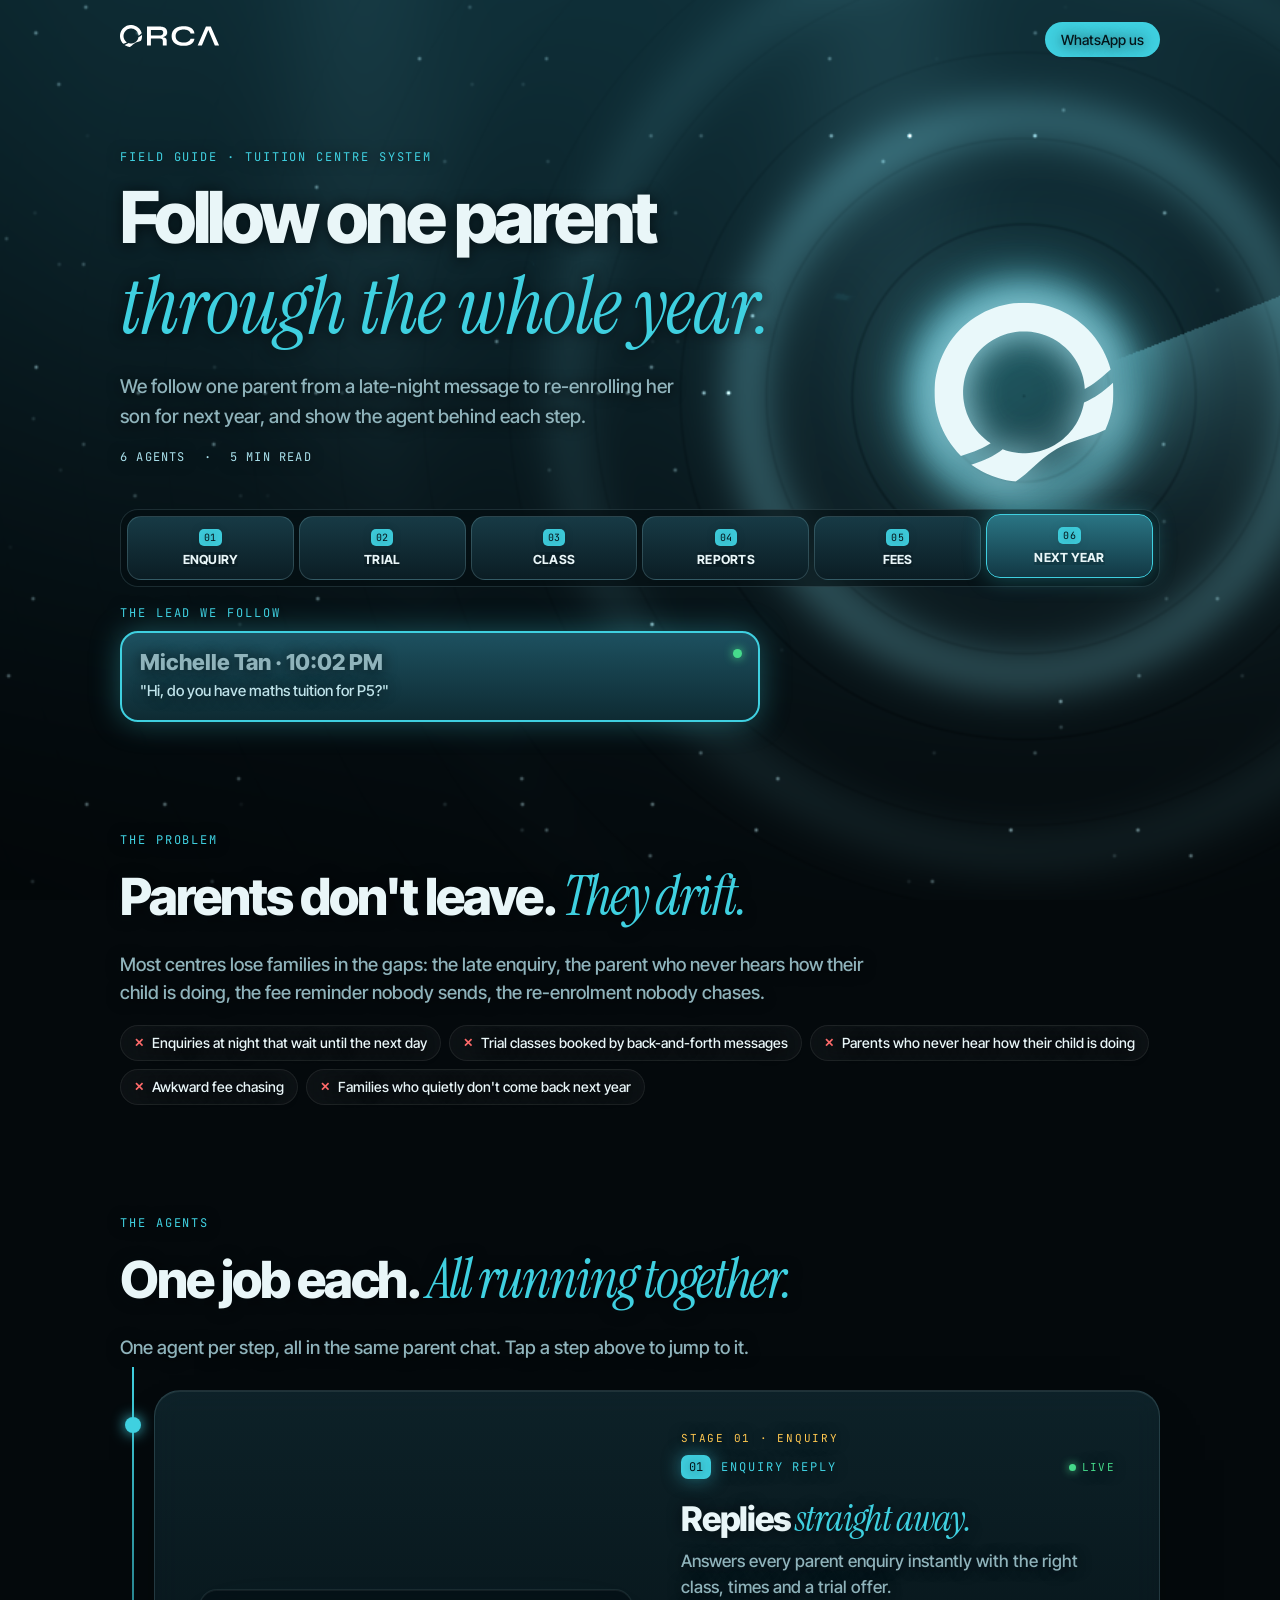
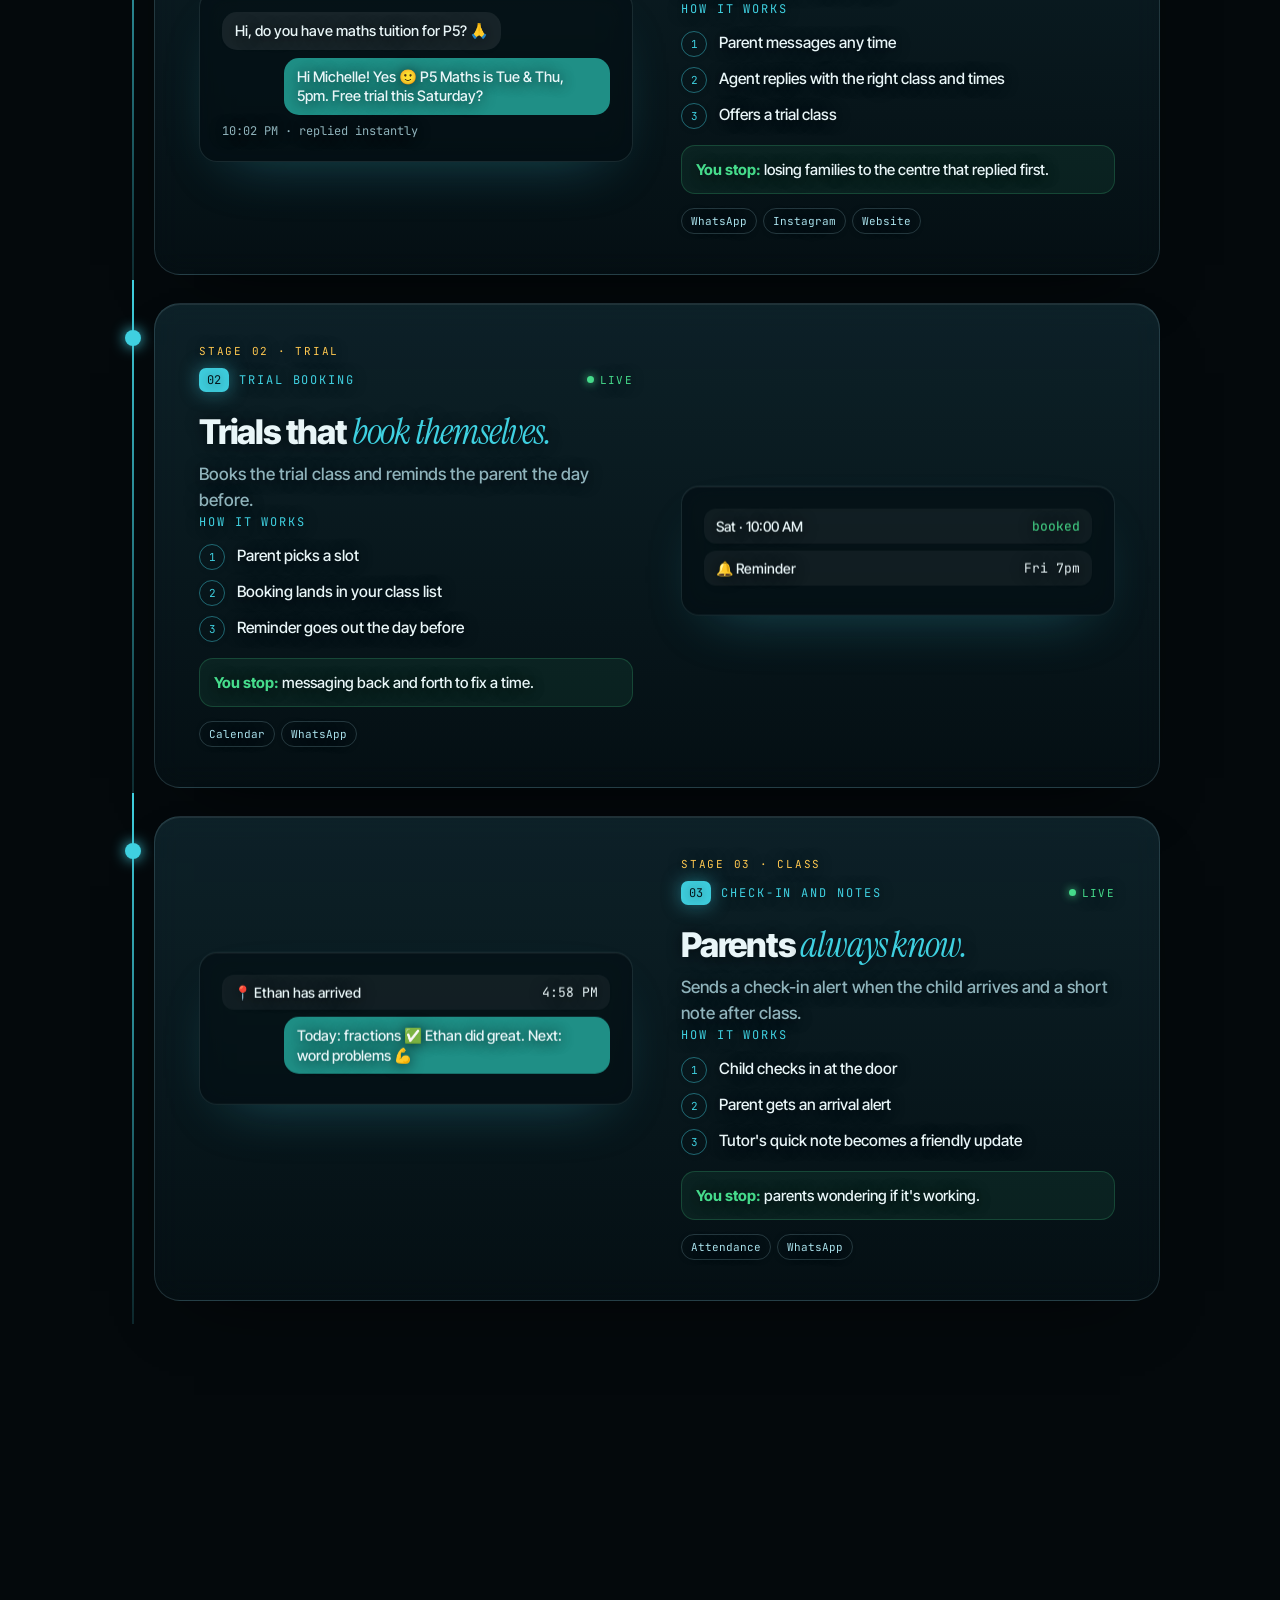
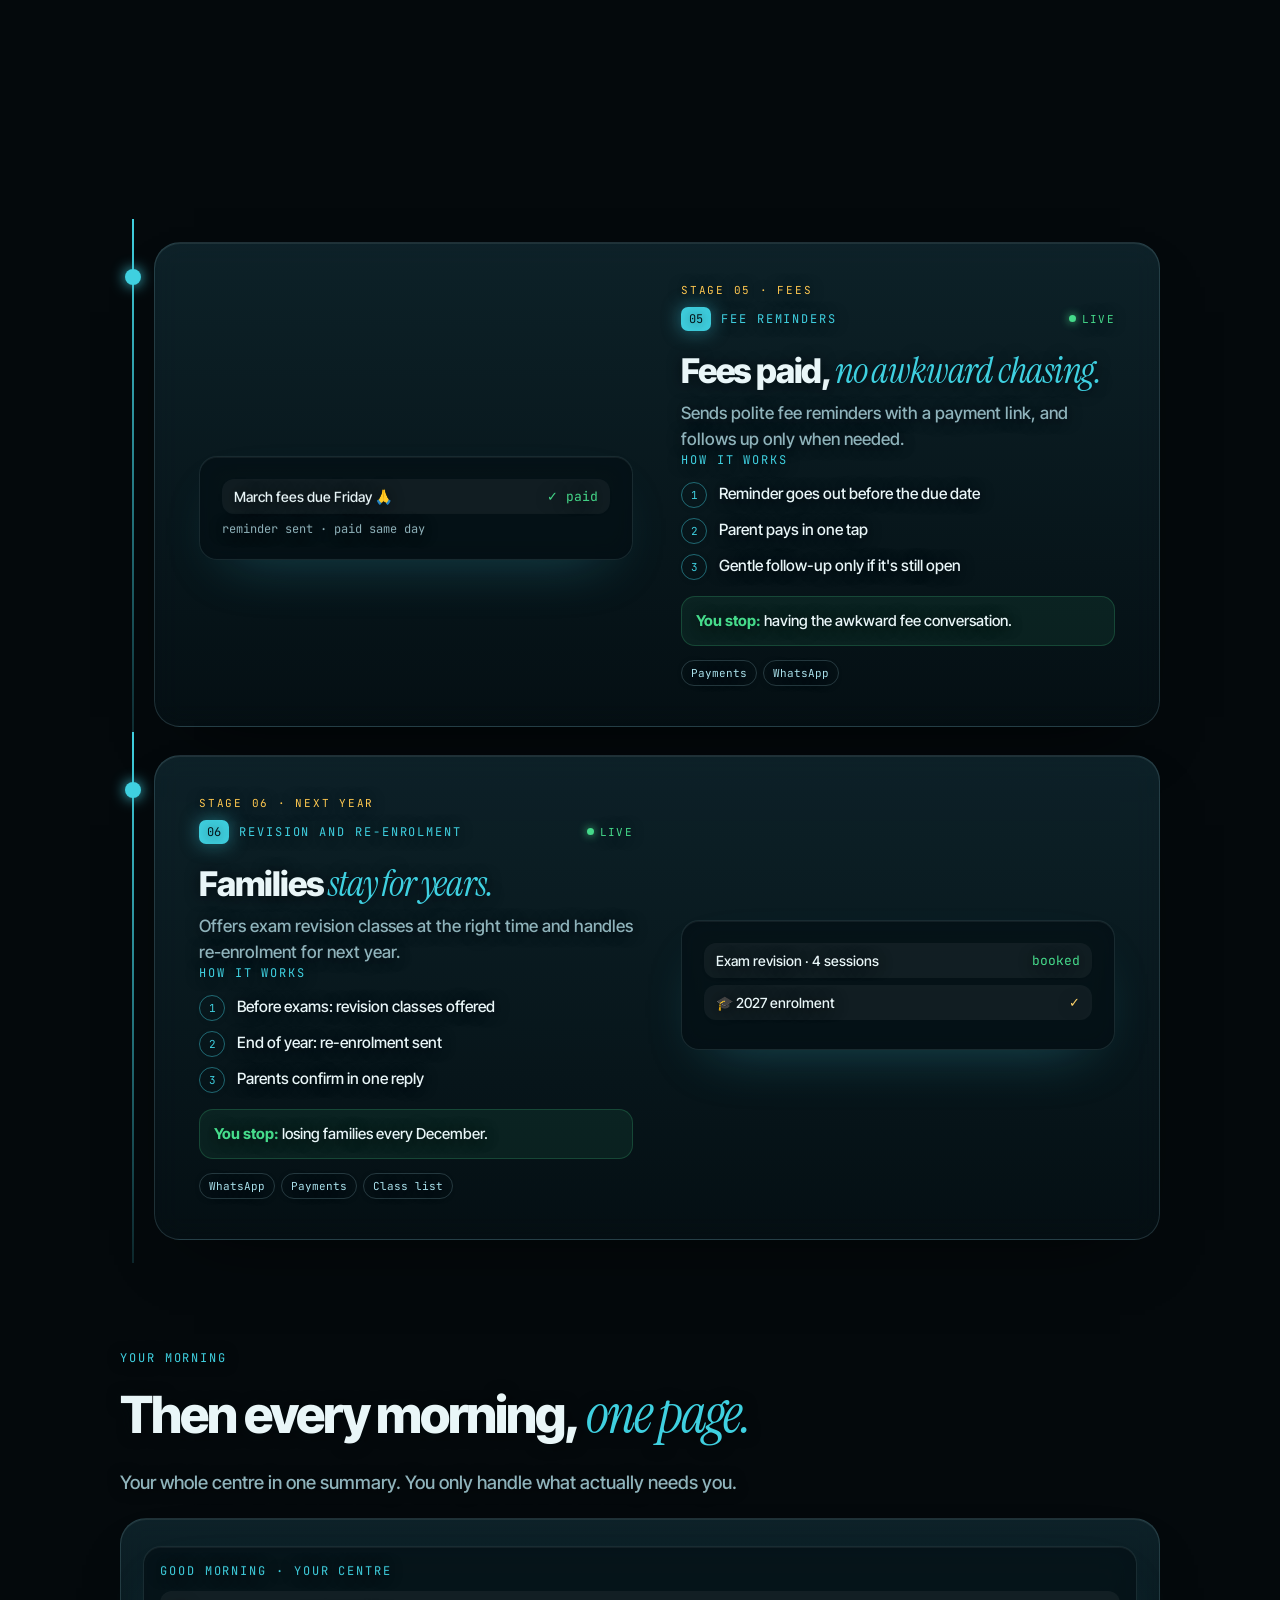
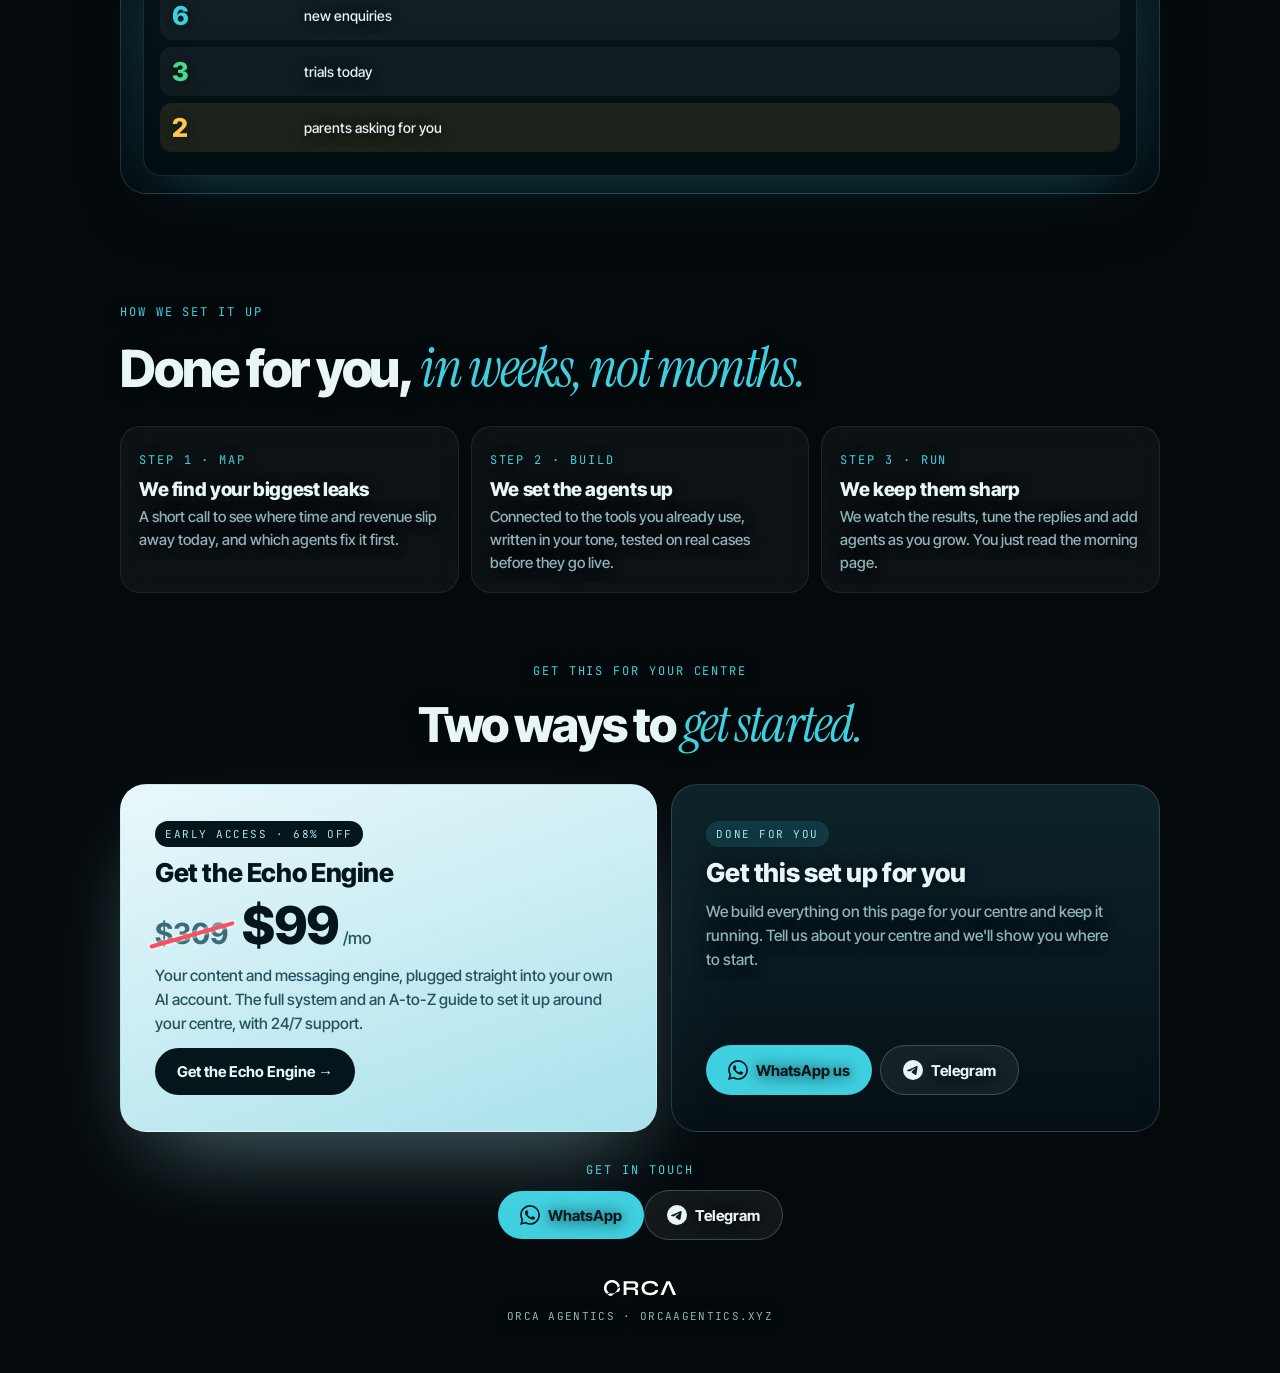
<file: map/tuition/index.html>
<!doctype html><html lang="en"><head><meta charset="utf-8"><meta name="viewport" content="width=device-width,initial-scale=1">
<title>The Tuition Centre System: one parent, the whole year · Orca Agentics</title><meta name="description" content="Follow one parent from a 10pm enquiry to re-enrolment, and see the AI agent behind every step.">
<meta property="og:title" content="The Tuition Centre System: one parent, the whole year"><meta property="og:description" content="Follow one parent from a 10pm enquiry to re-enrolment, and see the AI agent behind every step.">
<meta property="og:image" content="https://orcaagentics.xyz/map/tuition/og.png"><meta property="og:url" content="https://orcaagentics.xyz/map/tuition/">
<meta name="twitter:card" content="summary_large_image"><meta name="theme-color" content="#05090b">

<style>@font-face{font-family:IT;src:url(../fonts/inter-tight-latin-500-normal.woff2);font-weight:400 600;font-display:swap}
@font-face{font-family:IT;src:url(../fonts/inter-tight-latin-700-normal.woff2);font-weight:700;font-display:swap}
@font-face{font-family:IT;src:url(../fonts/inter-tight-latin-800-normal.woff2);font-weight:800 900;font-display:swap}
@font-face{font-family:IS;src:url(../fonts/instrument-serif-latin-400-italic.woff2);font-style:italic;font-display:swap}
@font-face{font-family:JB;src:url(../fonts/jetbrains-mono-latin-400-normal.woff2);font-weight:400 700;font-display:swap}

*{margin:0;padding:0;box-sizing:border-box}
:root{--ink:#e9f6f8;--dim:#8fb3bb;--teal:#3fd0e0;--ice:#a9e1ec;--ok:#46dc8c;--warn:#ffc850;--bad:#ff6b6b}
html{background:#05090b;color:var(--ink);font:400 17px/1.55 IT;-webkit-font-smoothing:antialiased}
body{background:radial-gradient(900px 700px at 50% -5%,#12303a,transparent 70%),#05090b;overflow-x:hidden}
.w{max-width:620px;margin:0 auto;padding:0 22px}
em{font:italic 400 1.08em IS;color:var(--teal)}
.mono{font:500 12px JB;letter-spacing:.16em;text-transform:uppercase;color:var(--teal)}
nav{display:flex;align-items:center;justify-content:space-between;padding:22px 0}
nav svg{height:22px;width:auto}nav svg *{fill:#fff}
.pill{display:inline-flex;align-items:center;gap:8px;padding:9px 16px;border-radius:99px;font:600 14px IT;text-decoration:none;color:#04161b;background:var(--teal)}
.hero{padding:34px 0 10px;text-align:center}
.hero h1{font:800 44px/1.02 IT;letter-spacing:-.045em;margin:16px 0 14px}
.hero h1 em{font-size:1.12em;letter-spacing:-.01em}
.hero p{color:var(--dim);max-width:440px;margin:0 auto}
.meta{display:flex;justify-content:center;gap:18px;margin-top:18px;color:var(--ice);font:500 12px JB;letter-spacing:.1em}
/* map */
.map{position:relative;margin:40px auto 10px;width:100%;max-width:520px;aspect-ratio:1}
.map .hub{position:absolute;left:50%;top:50%;width:34%;aspect-ratio:1;transform:translate(-50%,-50%);border-radius:50%;
 display:flex;flex-direction:column;align-items:center;justify-content:center;background:radial-gradient(circle,rgba(63,208,224,.28),rgba(63,208,224,.04) 70%);border:1px solid rgba(169,225,236,.25)}
.map .hub svg{width:56%;height:auto}
.map .hub span{font:500 9px JB;letter-spacing:.2em;color:var(--ice);margin-top:4px}
.map svg.wires{position:absolute;inset:0;width:100%;height:100%}
.wires line{stroke:rgba(169,225,236,.25);stroke-width:1;stroke-dasharray:3 5;animation:flow 1.6s linear infinite}
@keyframes flow{to{stroke-dashoffset:-16}}
.chip{position:absolute;transform:translate(-50%,-50%);display:flex;align-items:center;gap:6px;padding:8px 11px;border-radius:12px;white-space:nowrap;
 background:linear-gradient(180deg,#173a45,#0b1d24);border:1px solid rgba(169,225,236,.22);font:700 12.5px IT;color:var(--ink);text-decoration:none;box-shadow:0 10px 30px rgba(0,0,0,.4)}
.chip b{font:600 10px JB;color:#04161b;background:var(--teal);padding:2px 5px;border-radius:5px}
.chip i{width:7px;height:7px;border-radius:50%;background:var(--ok);box-shadow:0 0 8px var(--ok);animation:blink 2s infinite}
@keyframes blink{50%{opacity:.3}}
/* pipeline layout */
.steps-h{display:flex;gap:6px;overflow-x:auto;margin:34px -22px 0;padding:0 22px 6px;scrollbar-width:none}
.stp{flex:none;display:flex;flex-direction:column;gap:6px;padding:12px 14px;border-radius:14px;min-width:104px;text-decoration:none;color:var(--ink);
 background:linear-gradient(180deg,#173a45,#0b1d24);border:1px solid rgba(169,225,236,.2);font:700 13px IT}
.stp b{font:600 10px JB;color:#04161b;background:var(--teal);padding:2px 5px;border-radius:5px;width:fit-content}
.lead{margin-top:18px}.lc{position:relative;margin-top:10px;padding:16px 18px;border-radius:18px;background:linear-gradient(180deg,#1d5160,#0e2b33);border:2px solid var(--teal);box-shadow:0 0 30px rgba(63,208,224,.35)}
.lc b{display:block;font:800 22px IT}.lc span{color:#bfe3ea;font-size:15px}
.lc i{position:absolute;right:16px;top:16px;width:9px;height:9px;border-radius:50%;background:var(--ok);box-shadow:0 0 10px var(--ok);animation:blink 2s infinite}
.agent.tl{position:relative;margin-left:22px}
.agent.tl:before{content:'';position:absolute;left:-23px;top:-24px;bottom:-24px;width:2px;background:linear-gradient(var(--teal),rgba(63,208,224,.15))}
.agent.tl:after{content:'';position:absolute;left:-30px;top:26px;width:16px;height:16px;border-radius:50%;background:var(--teal);box-shadow:0 0 14px var(--teal)}
.stage{font:500 11px JB;letter-spacing:.16em;color:var(--warn);margin-bottom:10px}
/* sections */
section{padding:56px 0 0}
h2{font:800 32px/1.08 IT;letter-spacing:-.04em;margin:12px 0 14px}
.lead{color:var(--dim)}
.pain{display:grid;gap:10px;margin-top:22px}
.pain div{display:flex;gap:12px;align-items:flex-start;padding:14px 16px;border-radius:16px;background:rgba(255,255,255,.04);border:1px solid rgba(255,255,255,.07)}
.pain span{color:var(--bad);font-weight:800}
.agent{padding:22px;margin-top:22px;border-radius:26px;background:linear-gradient(180deg,rgba(23,58,69,.55),rgba(9,26,32,.6));border:1px solid rgba(169,225,236,.16)}
.agent .top{display:flex;align-items:center;gap:10px}
.agent .top .n{font:600 12px JB;color:#04161b;background:var(--teal);padding:4px 8px;border-radius:7px}
.agent .top .live{margin-left:auto;display:flex;align-items:center;gap:6px;font:500 11px JB;letter-spacing:.12em;color:var(--ok)}
.agent .top .live i{width:7px;height:7px;border-radius:50%;background:var(--ok);box-shadow:0 0 8px var(--ok);animation:blink 2s infinite}
.agent h3{font:800 27px/1.1 IT;letter-spacing:-.035em;margin:16px 0 6px}
.agent .what{color:var(--dim)}
.mock{margin:18px 0;padding:16px;border-radius:18px;background:#071318;border:1px solid rgba(169,225,236,.12)}
.mb{padding:9px 13px;border-radius:15px;font:500 14.5px/1.35 IT;margin-bottom:8px;max-width:84%;width:fit-content}
.mi{background:rgba(255,255,255,.08)}.mo{background:#1f8f86;margin-left:auto}
.mr{display:flex;align-items:center;gap:8px;padding:9px 12px;border-radius:12px;background:rgba(255,255,255,.05);font:600 14px IT;margin-bottom:7px}
.mr b{margin-left:auto;font:500 13px JB}
.big{font:800 46px/1 IT;letter-spacing:-.03em}
.sm{font:500 12px JB;color:var(--dim)}
.bars{display:flex;align-items:flex-end;gap:7px;height:90px;margin-bottom:10px}.bars i{flex:1;border-radius:5px;background:var(--teal)}
.mv{display:flex;align-items:center;gap:10px;font:600 14px IT;margin-bottom:10px}.mv span{width:84px}.mv div{flex:1;height:9px;border-radius:5px;background:rgba(255,255,255,.08)}.mv u{display:block;height:100%;border-radius:5px}
.grid{display:grid;grid-template-columns:repeat(7,1fr);gap:5px}.grid i{height:26px;border-radius:6px;background:rgba(255,255,255,.06)}.grid i.s{background:#1f8f86}
.steps{list-style:none;counter-reset:s;display:grid;gap:10px;margin-top:4px}
.steps li{counter-increment:s;display:flex;gap:12px;font-size:15.5px}
.steps li:before{content:counter(s);flex:none;width:24px;height:24px;border-radius:50%;display:grid;place-items:center;font:600 11px JB;color:var(--teal);border:1px solid rgba(63,208,224,.45)}
.stop{margin-top:16px;padding:12px 14px;border-radius:14px;background:rgba(70,220,140,.08);border:1px solid rgba(70,220,140,.2);font-size:15px}
.stop b{color:var(--ok)}
.tags{display:flex;flex-wrap:wrap;gap:6px;margin-top:14px}.tags span{font:500 11px JB;color:var(--ice);padding:5px 9px;border-radius:99px;border:1px solid rgba(169,225,236,.2)}
.how{display:grid;gap:12px;margin-top:22px}
.how div{padding:18px;border-radius:20px;background:rgba(255,255,255,.04);border:1px solid rgba(255,255,255,.08)}
.how h4{font:800 19px IT;letter-spacing:-.02em;margin:6px 0 4px}.how p{color:var(--dim);font-size:15px}
.cta{margin:60px 0 0;padding:34px 24px;border-radius:28px;text-align:center;background:radial-gradient(circle at 50% 0%,rgba(63,208,224,.3),transparent 70%),#0b1d24;border:1px solid rgba(63,208,224,.35)}
.cta h2{font-size:30px}.cta p{color:var(--dim);margin-bottom:22px}
.cta .pill{font-size:16px;padding:15px 26px}
footer{padding:40px 0 50px;text-align:center;color:var(--dim);font:500 11px JB;letter-spacing:.12em}
footer svg{height:16px;width:auto;margin-bottom:10px}footer svg *{fill:#fff}
.rv{opacity:0;transform:translateY(24px);filter:blur(8px);transition:all .9s cubic-bezier(.2,.7,.2,1)}.rv.in{opacity:1;transform:none;filter:none}
@media (prefers-reduced-motion:reduce){.rv{opacity:1;transform:none;filter:none}*{animation:none!important}}
</style><link rel="stylesheet" href="../guide.css"><link rel="icon" href="/favicon.svg" type="image/svg+xml"><link rel="icon" href="/favicon.ico" sizes="any"><link rel="apple-touch-icon" href="/apple-touch-icon.png"></head><body><div class="sea" aria-hidden="true"><canvas></canvas></div><div class="w">
<nav><a href="/" aria-label="Orca Agentics home"><svg xmlns="http://www.w3.org/2000/svg" viewBox="0 0 1694.9 376.1" width="1694.9" height="376.1"><path d="M375.8 168.7l.9 11.5 .2 7.4 -.1 6.6 -.8 12.3 -1.6 12.2 -1.1 6.5 -1.2 5.6 -3.2 12 -2 6.2 -2.2 6.2 -2.8 6.9 -2.2 5 -10.7 4.9 -11.4 4.5 -11.6 4.1 -27.8 9 -15.1 5.6 -6.3 2.6 -6.9 3.1 -6.1 3 -5.9 3.3 -5.8 3.5 -5.7 3.7 -6.2 4.3 -6.7 5.1 -5.3 4.3 -7 6 -20.6 18.5 -9.3 8.1 -10.1 8.1 -10.2 7.3 -5.5-.6 -7.3-1.1 -6.5-1.1 -6.5-1.4 -11.1-3 -6.2-2 -6.2-2.2 -11.4-4.8 -6.7-3.2 -5.8-3 -10.6-6.3 -9.7-6.6 10.6-3.6 10-3.7 7.8-3.2 8.2-3.7 7.4-3.8 7.8-4.6 8.3-5.3 6.1-4.4 6.7 2.3 6 1.7 7 1.6 6.7 1.2 7.2 .8 7.8 .4 7.2 0 7.3-.4 7.2-.8 6.6-1.2 7.7-1.7 6.4-1.9 6.3-2.2 6.8-2.8 6.5-3.1 5.9-3.3 6.2-3.8 6.4-4.5 4.8-3.8 5.4-4.8 5.6-5.6 4.5-4.9 4.9-6.1 3.6-5 3.9-6.2 3.5-6.3 3.2-6.5 2.5-5.7 2.3-6.3 2.1-6.9 1.5-6 1.4-7 8.2-3.7 7.4-3.8 7.8-4.6 7-4.5 6.8-4.8 7.2-5.5 8.3-6.9 8.3-7.3zM96.4 24l10.2-5.3 9-4 10.7-4.2 9.4-3 11.1-2.9 9.7-1.9 9.8-1.4 11.5-1 9.8-.3 10.7 .3 11.5 .9 10.6 1.5 10.4 2.1 10.4 2.7 10.9 3.6 10 3.9 9.7 4.4 10.1 5.4 9.2 5.6 8.8 6.1 8.4 6.5 7.5 6.5 7.6 7.4 7.8 8.5 7.2 9 5.8 8 5.8 9 4.8 8.6 5.1 10.3 3.9 9.1 3.9 10.8 3 10.2 -17.4 15.5 -6.5 5.3 -5.4 4.2 -5.5 4.1 -6.9 4.6 -6.4 3.9 -6.2 3.5 -.7-8.1 -1.3-8.3 -1.6-7.7 -2.3-8 -2.8-7.9 -3.1-7.2 -4.1-8 -4-6.7 -4.4-6.5 -5.1-6.6 -5.2-5.9 -6.4-6.3 -5.9-5.1 -5.7-4.4 -6-4.1 -8.2-4.9 -7.5-3.7 -7.7-3.3 -8-2.7 -7-2 -7.6-1.7 -8.3-1.2 -8.3-.7 -8.4-.2 -7.9 .3 -8.8 1 -7.8 1.4 -7.6 1.8 -8 2.5 -8.3 3.2 -7.6 3.5 -6.9 3.7 -7.6 4.8 -5.9 4.3 -6.5 5.3 -5.7 5.3 -5.4 5.7 -5 6 -5.3 7.2 -4.2 6.6 -3.3 5.9 -3.6 7.5 -3.4 8.3 -2.4 7.4 -2 7.6 -1.5 7.7 -1.3 9.4 -.5 8.4 .1 8.4 .6 8.3 1.2 8.3 1.4 7.2 2 7.5 2.6 8 3.2 7.8 3.4 7 4.1 7.3 4.6 7 4.7 6.3 5.4 6.4 5.8 6 5.8 5.3 6.1 4.9 7.1 5 -6 3.6 -6.7 3.6 -6.1 3 -7.6 3.4 -7 2.9 -9.4 3.4 -19.8 6.6 -8-8.4 -6.3-7.5 -6.5-8.5 -6.4-9.6 -5.8-9.9 -4.8-9.6 -4.6-10.5 -3.4-9.3 -3.4-11 -2.5-10.4 -1.8-9.7 -1.4-11.4 -.7-9.8 -.2-12.4 .3-5.7 .4-6.6 1.1-9.8 1.8-10.5 2.4-10.4 3.2-11.1 3.9-10.8 4.6-10.6 4.7-9.6 5.4-9.2 5.3-8.3 5.8-8 7.3-8.9 7.3-7.9 7.6-7.4 8.1-7 7.8-6 9.5-6.5z" fill="#ffffff"/><path d="M1095.1 20.2l6.7 .2 6.5 .3 6.4 .4 6.3 .6 6.2 .6 6 .8 6 .8 5.8 1 5.7 1.2 5.6 1.2 5.5 1.3 5.4 1.5 5.3 1.6 5.1 1.7 5 1.8 4.9 1.9 4.8 2 4.6 2.2 4.6 2.2 4.3 2.3 4.3 2.4 4.1 2.6 4 2.6 3.8 2.7 3.8 2.8 3.6 2.9 3.4 3.1 3.4 3.1 3.2 3.2 3 3.3 3 3.4 2.8 3.6 2.6 3.6 2.5 3.7 2.4 3.8 2.2 3.8 2.1 4 1.9 4.1 1.7 4.1 1.6 4.3 1.5 4.3 1.3 4.5 1.2 4.5 1 4.6 .9 4.7 .7 4.8 .6 4.9 -66 0 -.9-2.6 -.9-2.6 -3.1-7.4 -1.2-2.4 -1.3-2.3 -1.3-2.3 -1.4-2.2 -4.6-6.5 -1.7-2 -1.7-2.1 -1.8-1.9 -1.9-2 -1.9-1.8 -2-1.9 -2.1-1.7 -2.1-1.7 -2.3-1.7 -2.2-1.6 -2.4-1.5 -2.4-1.5 -7.7-4.1 -2.7-1.3 -2.7-1.2 -8.7-3.2 -3.1-1 -3.1-.9 -3.1-.8 -3.3-.8 -10.1-2 -3.6-.5 -3.6-.5 -3.6-.4 -3.8-.3 -3.8-.3 -3.9-.2 -3.9-.2 -4-.1 -14.2 .2 -4.9 .2 -4.9 .4 -4.8 .4 -4.7 .6 -4.6 .6 -4.5 .8 -4.5 .8 -4.4 1 -4.3 1 -4.2 1.2 -4.1 1.2 -4.1 1.3 -4 1.5 -3.9 1.5 -3.8 1.7 -3.8 1.7 -3.6 1.8 -3.4 2 -3.4 2 -3.3 2.1 -3.2 2.2 -3 2.3 -3 2.4 -2.8 2.5 -2.7 2.5 -2.6 2.7 -2.6 2.8 -2.3 2.8 -2.3 3 -2.2 3 -2.1 3.2 -1.9 3.2 -1.8 3.3 -1.7 3.5 -1.5 3.5 -1.4 3.6 -1.2 3.6 -1.2 3.8 -1 3.9 -.8 4 -.8 4 -.6 4.2 -.4 4.2 -.4 4.3 -.2 4.5 0 4.5 0 4.4 .2 4.4 .4 4.3 .4 4.2 .6 4.1 .8 4 .8 3.9 1 3.8 1.2 3.8 1.2 3.6 1.4 3.6 1.5 3.4 1.7 3.4 1.8 3.3 1.9 3.2 2.1 3.1 2.2 3 2.3 2.9 2.3 2.9 2.6 2.7 2.6 2.7 2.7 2.5 2.8 2.5 3 2.3 3 2.3 3.2 2.2 3.3 2.1 3.4 2 3.4 1.9 3.6 1.9 3.8 1.7 3.8 1.6 3.9 1.6 4 1.4 4.1 1.4 4.1 1.2 4.2 1.2 4.3 1 4.4 1 4.5 .8 4.5 .7 4.6 .7 4.7 .5 4.8 .5 4.9 .3 4.9 .3 5 .1 13.2 0 11.6-.7 11-1.2 10.3-1.8 9.6-2.3 9.1-2.9 8.4-3.5 7.8-3.8 7.2-4.4 6.6-4.9 6-5.4 5.5-5.8 4.8-6.2 4.3-6.5 3.7-6.8 1.1-2.4 1-2.4 1-2.4 .9-2.5 66 0 -.7 4.8 -.7 4.8 -1 4.6 -1 4.6 -1.2 4.4 -1.4 4.4 -1.5 4.3 -1.6 4.2 -1.8 4.1 -2 4 -2 4 -2.3 3.8 -2.3 3.8 -2.6 3.6 -2.6 3.6 -2.8 3.5 -3 3.4 -3 3.3 -3.2 3.1 -3.4 3.1 -3.4 3 -3.6 2.9 -3.7 2.8 -3.8 2.6 -4 2.6 -4.1 2.5 -4.2 2.4 -4.4 2.2 -4.5 2.2 -4.6 2.1 -4.7 1.9 -4.9 1.9 -5 1.7 -5.1 1.7 -5.3 1.5 -5.3 1.4 -5.5 1.3 -5.6 1.2 -5.7 1.1 -5.8 1 -5.9 .8 -6.1 .7 -6.1 .7 -6.3 .5 -6.4 .4 -6.5 .3 -6.7 .1 -6.7 .1 -5.7-.1 -5.6-.1 -5.5-.2 -5.5-.3 -5.4-.3 -5.4-.5 -5.3-.5 -5.2-.6 -5.2-.7 -15.1-2.6 -4.9-1 -4.9-1.2 -4.8-1.1 -4.8-1.3 -4.6-1.4 -4.6-1.4 -4.6-1.5 -4.4-1.6 -4.3-1.7 -4.3-1.8 -4.2-1.8 -4.1-1.9 -4-2 -4-2.1 -3.8-2.2 -3.8-2.3 -3.7-2.3 -3.6-2.4 -3.5-2.5 -3.5-2.6 -3.3-2.7 -3.3-2.7 -3.2-2.8 -3-2.9 -3-3 -2.9-3.1 -2.8-3.1 -2.7-3.3 -2.5-3.3 -2.5-3.4 -2.4-3.4 -2.4-3.6 -2.2-3.6 -2.1-3.7 -2-3.8 -1.9-3.9 -1.8-3.9 -1.7-4 -1.6-4.2 -1.5-4.2 -1.3-4.2 -1.3-4.4 -1.1-4.5 -1-4.5 -.8-4.6 -.8-4.7 -.7-4.8 -.5-4.9 -.4-4.9 -.3-5.1 -.2-5.1 0-5.2 0-5.2 .2-5.1 .3-5.1 .4-5 .5-4.8 .7-4.8 .8-4.8 .8-4.6 1-4.5 1.1-4.5 1.3-4.4 1.3-4.3 1.5-4.2 1.6-4.2 1.7-4 1.8-4 1.9-3.9 2-3.8 2.1-3.8 2.2-3.6 2.4-3.6 2.4-3.5 2.5-3.4 2.5-3.3 2.7-3.3 2.8-3.2 2.9-3.1 3-3 3-2.9 3.2-2.9 3.3-2.8 3.3-2.7 3.5-2.6 3.5-2.5 3.6-2.5 3.7-2.3 3.8-2.3 3.8-2.2 4-2.1 4-2.1 4.1-1.9 4.2-1.9 4.3-1.8 4.3-1.7 4.4-1.7 4.6-1.5 4.6-1.5 4.6-1.4 4.8-1.3 4.8-1.2 4.9-1.1 4.9-1.1 5-.9 5-.9 5.1-.8 15.7-1.9 5.4-.5 5.4-.3 5.5-.3 5.5-.2 5.6-.2 5.7 0zM686 26.7l4.6 .2 4.5 .2 13 1 4.2 .5 4.1 .6 11.9 2.3 3.8 1 3.8 1 10.7 3.4 3.4 1.4 3.4 1.4 3.2 1.5 3.1 1.6 3.1 1.7 2.9 1.7 2.9 1.9 2.7 2 2.7 2 2.5 2.1 2.5 2.3 2.4 2.3 2.2 2.4 2.2 2.5 2.1 2.6 2 2.6 1.9 2.8 1.7 2.9 1.6 2.9 1.6 3.1 1.4 3.1 1.2 3.3 1.2 3.3 1 3.5 .9 3.5 .8 3.6 .7 3.7 .5 3.9 .4 3.9 .3 4 .2 4.1 .1 4.2 0 2.8 -.1 2.8 -.2 2.8 -.2 2.7 -.3 2.6 -.3 2.6 -.4 2.5 -.5 2.4 -.5 2.4 -.6 2.4 -.7 2.3 -.7 2.2 -.8 2.2 -.8 2.2 -.9 2.1 -1 2 -1 2 -1.1 1.9 -1.1 1.9 -1.2 1.8 -1.2 1.8 -1.3 1.7 -1.3 1.7 -1.4 1.7 -1.4 1.6 -1.5 1.5 -1.5 1.6 -1.5 1.4 -1.6 1.4 -1.7 1.4 -1.7 1.3 -1.8 1.3 -1.8 1.2 -5.6 3.5 -7.9 4.1 -2 .9 -2.1 .9 -6.5 2.5 -2.3 .8 -2.2 .7 -7 1.9 -7.1 1.7 -6.3 1.2 13.8 1.5 3.3 .5 3.1 .5 3.1 .6 2.9 .6 8.3 2.1 2.6 .8 2.5 .9 2.4 1 2.4 1 2.2 1.1 2.2 1.1 2 1.2 2 1.3 1.9 1.4 1.8 1.4 1.7 1.5 1.6 1.5 1.6 1.7 1.4 1.6 1.4 1.8 1.3 1.9 1.2 2 1 2 1.1 2.2 .9 2.3 .8 2.4 .8 2.5 .6 2.6 .6 2.7 .5 2.8 .9 9 .1 3.3 .1 3.3 0 77 -66.5 0 0-72.5 -.3-6.7 -.6-6 -1.2-5.5 -1.6-4.9 -.6-1.5 -.7-1.5 -.7-1.3 -.8-1.4 -.9-1.2 -.9-1.2 -1-1.2 -1.1-1.1 -1.2-1.1 -1.2-1 -1.4-.9 -1.4-1 -1.5-.8 -1.6-.8 -1.6-.8 -1.7-.7 -1.9-.7 -1.8-.6 -2-.6 -2.1-.5 -2.1-.5 -2.3-.4 -2.4-.5 -2.5-.4 -11.1-1.2 -13-.8 -14.8-.2 -125.5 0 0 119.5 -66.5 0 0-323.5 219.5 0zM528.4 83.7l0 95 153 0 3.4-.1 3.4-.1 3.2-.3 3.1-.4 3.1-.4 2.9-.6 2.8-.7 2.8-.8 2.6-.9 2.5-1 2.4-1.1 2.3-1.2 2.2-1.3 2.1-1.4 2-1.6 1.9-1.6 1.8-1.7 1.7-1.8 1.5-1.9 1.5-2 1.3-2 1.2-2.1 1.1-2.1 1-2.3 .9-2.3 .7-2.4 .6-2.5 .6-2.5 .4-2.6 .2-2.7 .2-2.8 .1-2.8 -.1-2.7 -.2-2.6 -.2-2.6 -.4-2.5 -.6-2.3 -.6-2.3 -.7-2.3 -.9-2.1 -1-2 -1.1-2 -1.2-1.9 -1.3-1.8 -1.5-1.7 -1.5-1.7 -1.7-1.5 -1.8-1.5 -1.9-1.4 -2-1.3 -2.1-1.2 -2.2-1.1 -2.3-1.1 -2.4-.9 -2.5-.9 -2.6-.7 -2.8-.7 -2.8-.6 -2.9-.5 -3.1-.4 -3.1-.3 -3.2-.2 -3.4-.2 -3.4 0zM1510.4 85.7l-110.5 264.5 -72.5 0 141.5-323.5 83 0 143 323.5 -73.5 0z" fill="#ffffff"/></svg></a><a class="pill" href="https://wa.me/601154403886?text=Hi%20Orca%2C%20I%20saw%20the%20Tuition%20Centre%20system%20and%20I%27d%20like%20this%20set%20up%20for%20me.">WhatsApp us</a></nav>
<header class="hero"><div class="mono">Field guide · Tuition centre system</div>
<h1>Follow one parent <em>through the whole year.</em></h1><p>We follow one parent from a late-night message to re-enrolling her son for next year, and show the agent behind each step.</p><div class="meta"><span>6 AGENTS</span><span>·</span><span>5 MIN READ</span></div></header>
<div class="steps-h rv"><a href="#a1" class="stp"><b>01</b><span>ENQUIRY</span></a><a href="#a2" class="stp"><b>02</b><span>TRIAL</span></a><a href="#a3" class="stp"><b>03</b><span>CLASS</span></a><a href="#a4" class="stp"><b>04</b><span>REPORTS</span></a><a href="#a5" class="stp"><b>05</b><span>FEES</span></a><a href="#a6" class="stp"><b>06</b><span>NEXT YEAR</span></a></div><div class="lead rv"><div class="mono">The lead we follow</div><div class="lc"><b>Michelle Tan · 10:02 PM</b><span>"Hi, do you have maths tuition for P5?"</span><i></i></div></div>
<section><div class="mono">The problem</div><h2>Parents don't leave. <em>They drift.</em></h2><p class="lead">Most centres lose families in the gaps: the late enquiry, the parent who never hears how their child is doing, the fee reminder nobody sends, the re-enrolment nobody chases.</p><div class="pain"><div><span>✕</span>Enquiries at night that wait until the next day</div><div><span>✕</span>Trial classes booked by back-and-forth messages</div><div><span>✕</span>Parents who never hear how their child is doing</div><div><span>✕</span>Awkward fee chasing</div><div><span>✕</span>Families who quietly don't come back next year</div></div></section>
<section><div class="mono">The agents</div><h2>One job each. <em>All running together.</em></h2><p class="lead">One agent per step, all in the same parent chat. Tap a step above to jump to it.</p><div class="agent rv tl" id="a1"><div class="stage">STAGE 01 · ENQUIRY</div><div class="top"><span class="n">01</span><span class="mono">Enquiry reply</span><span class="live"><i></i>LIVE</span></div>
<h3>Replies <em>straight away.</em></h3><p class="what">Answers every parent enquiry instantly with the right class, times and a trial offer.</p><div class="mock"><div class="mb mi">Hi, do you have maths tuition for P5? 🙏</div><div class="mb mo">Hi Michelle! Yes 🙂 P5 Maths is Tue & Thu, 5pm. Free trial this Saturday?</div><div class="sm">10:02 PM · replied instantly</div></div>
<div class="mono" style="margin-bottom:10px">How it works</div><ol class="steps"><li>Parent messages any time</li><li>Agent replies with the right class and times</li><li>Offers a trial class</li></ol>
<div class="stop"><b>You stop:</b> losing families to the centre that replied first.</div><div class="tags"><span>WhatsApp</span><span>Instagram</span><span>Website</span></div></div><div class="agent rv tl" id="a2"><div class="stage">STAGE 02 · TRIAL</div><div class="top"><span class="n">02</span><span class="mono">Trial booking</span><span class="live"><i></i>LIVE</span></div>
<h3>Trials that <em>book themselves.</em></h3><p class="what">Books the trial class and reminds the parent the day before.</p><div class="mock"><div class="mr">Sat · 10:00 AM<b style="color:#46dc8c">booked</b></div><div class="mr">🔔 Reminder<b>Fri 7pm</b></div></div>
<div class="mono" style="margin-bottom:10px">How it works</div><ol class="steps"><li>Parent picks a slot</li><li>Booking lands in your class list</li><li>Reminder goes out the day before</li></ol>
<div class="stop"><b>You stop:</b> messaging back and forth to fix a time.</div><div class="tags"><span>Calendar</span><span>WhatsApp</span></div></div><div class="agent rv tl" id="a3"><div class="stage">STAGE 03 · CLASS</div><div class="top"><span class="n">03</span><span class="mono">Check-in and notes</span><span class="live"><i></i>LIVE</span></div>
<h3>Parents <em>always know.</em></h3><p class="what">Sends a check-in alert when the child arrives and a short note after class.</p><div class="mock"><div class="mr">📍 Ethan has arrived<b>4:58 PM</b></div><div class="mb mo">Today: fractions ✅ Ethan did great. Next: word problems 💪</div></div>
<div class="mono" style="margin-bottom:10px">How it works</div><ol class="steps"><li>Child checks in at the door</li><li>Parent gets an arrival alert</li><li>Tutor's quick note becomes a friendly update</li></ol>
<div class="stop"><b>You stop:</b> parents wondering if it's working.</div><div class="tags"><span>Attendance</span><span>WhatsApp</span></div></div><div class="agent rv tl" id="a4"><div class="stage">STAGE 04 · REPORTS</div><div class="top"><span class="n">04</span><span class="mono">Monthly reports</span><span class="live"><i></i>LIVE</span></div>
<h3>Progress they <em>can see.</em></h3><p class="what">Turns scores into a simple monthly report every parent understands.</p><div class="mock"><div class="mr">Month 1<b>62</b></div><div class="mr">Month 2<b>74</b></div><div class="mr">Month 3<b style="color:#46dc8c">88</b></div></div>
<div class="mono" style="margin-bottom:10px">How it works</div><ol class="steps"><li>Scores are collected from class</li><li>Agent writes a clear monthly summary</li><li>Sent to every parent on the same day</li></ol>
<div class="stop"><b>You stop:</b> writing reports one by one.</div><div class="tags"><span>Spreadsheet</span><span>WhatsApp</span><span>Email</span></div></div><div class="agent rv tl" id="a5"><div class="stage">STAGE 05 · FEES</div><div class="top"><span class="n">05</span><span class="mono">Fee reminders</span><span class="live"><i></i>LIVE</span></div>
<h3>Fees paid, <em>no awkward chasing.</em></h3><p class="what">Sends polite fee reminders with a payment link, and follows up only when needed.</p><div class="mock"><div class="mr">March fees due Friday 🙏<b style="color:#46dc8c">✓ paid</b></div><div class="sm">reminder sent · paid same day</div></div>
<div class="mono" style="margin-bottom:10px">How it works</div><ol class="steps"><li>Reminder goes out before the due date</li><li>Parent pays in one tap</li><li>Gentle follow-up only if it's still open</li></ol>
<div class="stop"><b>You stop:</b> having the awkward fee conversation.</div><div class="tags"><span>Payments</span><span>WhatsApp</span></div></div><div class="agent rv tl" id="a6"><div class="stage">STAGE 06 · NEXT YEAR</div><div class="top"><span class="n">06</span><span class="mono">Revision and re-enrolment</span><span class="live"><i></i>LIVE</span></div>
<h3>Families <em>stay for years.</em></h3><p class="what">Offers exam revision classes at the right time and handles re-enrolment for next year.</p><div class="mock"><div class="mr">Exam revision · 4 sessions<b style="color:#46dc8c">booked</b></div><div class="mr">🎓 2027 enrolment<b style="color:#ffd36b">✓</b></div></div>
<div class="mono" style="margin-bottom:10px">How it works</div><ol class="steps"><li>Before exams: revision classes offered</li><li>End of year: re-enrolment sent</li><li>Parents confirm in one reply</li></ol>
<div class="stop"><b>You stop:</b> losing families every December.</div><div class="tags"><span>WhatsApp</span><span>Payments</span><span>Class list</span></div></div></section>
<section><div class="mono">Your morning</div><h2>Then every morning, <em>one page.</em></h2><p class="lead">Your whole centre in one summary. You only handle what actually needs you.</p>
<div class="agent rv"><div class="mock" style="margin:0"><div class="mono" style="margin-bottom:12px">Good morning · your centre</div><div class="mr"><b style="margin:0;font:800 26px IT;color:#3fd0e0;width:124px">6</b>new enquiries</div><div class="mr"><b style="margin:0;font:800 26px IT;color:#46dc8c;width:124px">3</b>trials today</div><div class="mr" style="background:rgba(255,200,80,.1)"><b style="margin:0;font:800 26px IT;color:#ffc850;width:124px">2</b>parents asking for you</div></div></div></section>
<section><div class="mono">How we set it up</div><h2>Done for you, <em>in weeks, not months.</em></h2><div class="how">
<div class="rv"><span class="mono">Step 1 · Map</span><h4>We find your biggest leaks</h4><p>A short call to see where time and revenue slip away today, and which agents fix it first.</p></div>
<div class="rv"><span class="mono">Step 2 · Build</span><h4>We set the agents up</h4><p>Connected to the tools you already use, written in your tone, tested on real cases before they go live.</p></div>
<div class="rv"><span class="mono">Step 3 · Run</span><h4>We keep them sharp</h4><p>We watch the results, tune the replies and add agents as you grow. You just read the morning page.</p></div></div></section>
<div class="cta2 rv"><div class="mono">Get this for your centre</div><h2>Two ways to <em>get started.</em></h2>
<div class="opts">
<article class="opt hot"><span class="tag">Early access · 68% off</span><h3>Get the Echo Engine</h3><div class="price"><s>$309</s>$99<small>/mo</small></div>
<p>Your content and messaging engine, plugged straight into your own AI account. The full system and an A-to-Z guide to set it up around your centre, with 24/7 support.</p>
<div class="btns"><a class="btn dark" href="/echo/">Get the Echo Engine →</a></div></article>
<article class="opt"><span class="tag">Done for you</span><h3>Get this set up for you</h3>
<p>We build everything on this page for your centre and keep it running. Tell us about your centre and we'll show you where to start.</p>
<div class="btns"><a class="btn" href="https://wa.me/601154403886?text=Hi%20Orca%2C%20I%20saw%20the%20Tuition%20Centre%20system%20and%20I%27d%20like%20this%20set%20up%20for%20me."><svg class="brand" viewBox="0 0 24 24" width="20" height="20" aria-hidden="true"><path fill="currentColor" d="M17.472 14.382c-.297-.149-1.758-.867-2.03-.967-.273-.099-.471-.148-.67.15-.197.297-.767.966-.94 1.164-.173.199-.347.223-.644.075-.297-.15-1.255-.463-2.39-1.475-.883-.788-1.48-1.761-1.653-2.059-.173-.297-.018-.458.13-.606.134-.133.298-.347.446-.52.149-.174.198-.298.298-.497.099-.198.05-.371-.025-.52-.075-.149-.669-1.612-.916-2.207-.242-.579-.487-.5-.669-.51-.173-.008-.371-.01-.57-.01-.198 0-.52.074-.792.372-.272.297-1.04 1.016-1.04 2.479 0 1.462 1.065 2.875 1.213 3.074.149.198 2.096 3.2 5.077 4.487.709.306 1.262.489 1.694.625.712.227 1.36.195 1.871.118.571-.085 1.758-.719 2.006-1.413.248-.694.248-1.289.173-1.413-.074-.124-.272-.198-.57-.347m-5.421 7.403h-.004a9.87 9.87 0 01-5.031-1.378l-.361-.214-3.741.982.998-3.648-.235-.374a9.86 9.86 0 01-1.51-5.26c.001-5.45 4.436-9.884 9.888-9.884 2.64 0 5.122 1.03 6.988 2.898a9.825 9.825 0 012.893 6.994c-.003 5.45-4.437 9.884-9.885 9.884m8.413-18.297A11.815 11.815 0 0012.05 0C5.495 0 .16 5.335.157 11.892c0 2.096.547 4.142 1.588 5.945L.057 24l6.305-1.654a11.882 11.882 0 005.683 1.448h.005c6.554 0 11.89-5.335 11.893-11.893a11.821 11.821 0 00-3.48-8.413z"/></svg>WhatsApp us</a><a class="btn ghost" href="https://t.me/OrcaEchoBot?start=tuition"><svg class="brand" viewBox="0 0 24 24" width="20" height="20" aria-hidden="true"><path fill="currentColor" d="M11.944 0A12 12 0 0 0 0 12a12 12 0 0 0 12 12 12 12 0 0 0 12-12A12 12 0 0 0 12 0a12 12 0 0 0-.056 0zm4.962 7.224c.1-.002.321.023.465.14a.506.506 0 0 1 .171.325c.016.093.036.306.02.472-.18 1.898-.962 6.502-1.36 8.627-.168.9-.499 1.201-.82 1.23-.696.065-1.225-.46-1.9-.902-1.056-.693-1.653-1.124-2.678-1.8-1.185-.78-.417-1.21.258-1.91.177-.184 3.247-2.977 3.307-3.23.007-.032.014-.15-.056-.212s-.174-.041-.249-.024c-.106.024-1.793 1.14-5.061 3.345-.48.33-.913.49-1.302.48-.428-.008-1.252-.241-1.865-.44-.752-.245-1.349-.374-1.297-.789.027-.216.325-.437.893-.663 3.498-1.524 5.83-2.529 6.998-3.014 3.332-1.386 4.025-1.627 4.476-1.635z"/></svg>Telegram</a></div></article>
</div><div class="touch"><span class="mono">Get in touch</span><div class="btns"><a class="btn" href="https://wa.me/601154403886?text=Hi%20Orca%2C%20I%20saw%20the%20Tuition%20Centre%20system%20and%20I%27d%20like%20this%20set%20up%20for%20me."><svg class="brand" viewBox="0 0 24 24" width="20" height="20" aria-hidden="true"><path fill="currentColor" d="M17.472 14.382c-.297-.149-1.758-.867-2.03-.967-.273-.099-.471-.148-.67.15-.197.297-.767.966-.94 1.164-.173.199-.347.223-.644.075-.297-.15-1.255-.463-2.39-1.475-.883-.788-1.48-1.761-1.653-2.059-.173-.297-.018-.458.13-.606.134-.133.298-.347.446-.52.149-.174.198-.298.298-.497.099-.198.05-.371-.025-.52-.075-.149-.669-1.612-.916-2.207-.242-.579-.487-.5-.669-.51-.173-.008-.371-.01-.57-.01-.198 0-.52.074-.792.372-.272.297-1.04 1.016-1.04 2.479 0 1.462 1.065 2.875 1.213 3.074.149.198 2.096 3.2 5.077 4.487.709.306 1.262.489 1.694.625.712.227 1.36.195 1.871.118.571-.085 1.758-.719 2.006-1.413.248-.694.248-1.289.173-1.413-.074-.124-.272-.198-.57-.347m-5.421 7.403h-.004a9.87 9.87 0 01-5.031-1.378l-.361-.214-3.741.982.998-3.648-.235-.374a9.86 9.86 0 01-1.51-5.26c.001-5.45 4.436-9.884 9.888-9.884 2.64 0 5.122 1.03 6.988 2.898a9.825 9.825 0 012.893 6.994c-.003 5.45-4.437 9.884-9.885 9.884m8.413-18.297A11.815 11.815 0 0012.05 0C5.495 0 .16 5.335.157 11.892c0 2.096.547 4.142 1.588 5.945L.057 24l6.305-1.654a11.882 11.882 0 005.683 1.448h.005c6.554 0 11.89-5.335 11.893-11.893a11.821 11.821 0 00-3.48-8.413z"/></svg>WhatsApp</a><a class="btn ghost" href="https://t.me/OrcaEchoBot?start=tuition"><svg class="brand" viewBox="0 0 24 24" width="20" height="20" aria-hidden="true"><path fill="currentColor" d="M11.944 0A12 12 0 0 0 0 12a12 12 0 0 0 12 12 12 12 0 0 0 12-12A12 12 0 0 0 12 0a12 12 0 0 0-.056 0zm4.962 7.224c.1-.002.321.023.465.14a.506.506 0 0 1 .171.325c.016.093.036.306.02.472-.18 1.898-.962 6.502-1.36 8.627-.168.9-.499 1.201-.82 1.23-.696.065-1.225-.46-1.9-.902-1.056-.693-1.653-1.124-2.678-1.8-1.185-.78-.417-1.21.258-1.91.177-.184 3.247-2.977 3.307-3.23.007-.032.014-.15-.056-.212s-.174-.041-.249-.024c-.106.024-1.793 1.14-5.061 3.345-.48.33-.913.49-1.302.48-.428-.008-1.252-.241-1.865-.44-.752-.245-1.349-.374-1.297-.789.027-.216.325-.437.893-.663 3.498-1.524 5.83-2.529 6.998-3.014 3.332-1.386 4.025-1.627 4.476-1.635z"/></svg>Telegram</a></div></div></div>
<footer><svg xmlns="http://www.w3.org/2000/svg" viewBox="0 0 1694.9 376.1" width="1694.9" height="376.1"><path d="M375.8 168.7l.9 11.5 .2 7.4 -.1 6.6 -.8 12.3 -1.6 12.2 -1.1 6.5 -1.2 5.6 -3.2 12 -2 6.2 -2.2 6.2 -2.8 6.9 -2.2 5 -10.7 4.9 -11.4 4.5 -11.6 4.1 -27.8 9 -15.1 5.6 -6.3 2.6 -6.9 3.1 -6.1 3 -5.9 3.3 -5.8 3.5 -5.7 3.7 -6.2 4.3 -6.7 5.1 -5.3 4.3 -7 6 -20.6 18.5 -9.3 8.1 -10.1 8.1 -10.2 7.3 -5.5-.6 -7.3-1.1 -6.5-1.1 -6.5-1.4 -11.1-3 -6.2-2 -6.2-2.2 -11.4-4.8 -6.7-3.2 -5.8-3 -10.6-6.3 -9.7-6.6 10.6-3.6 10-3.7 7.8-3.2 8.2-3.7 7.4-3.8 7.8-4.6 8.3-5.3 6.1-4.4 6.7 2.3 6 1.7 7 1.6 6.7 1.2 7.2 .8 7.8 .4 7.2 0 7.3-.4 7.2-.8 6.6-1.2 7.7-1.7 6.4-1.9 6.3-2.2 6.8-2.8 6.5-3.1 5.9-3.3 6.2-3.8 6.4-4.5 4.8-3.8 5.4-4.8 5.6-5.6 4.5-4.9 4.9-6.1 3.6-5 3.9-6.2 3.5-6.3 3.2-6.5 2.5-5.7 2.3-6.3 2.1-6.9 1.5-6 1.4-7 8.2-3.7 7.4-3.8 7.8-4.6 7-4.5 6.8-4.8 7.2-5.5 8.3-6.9 8.3-7.3zM96.4 24l10.2-5.3 9-4 10.7-4.2 9.4-3 11.1-2.9 9.7-1.9 9.8-1.4 11.5-1 9.8-.3 10.7 .3 11.5 .9 10.6 1.5 10.4 2.1 10.4 2.7 10.9 3.6 10 3.9 9.7 4.4 10.1 5.4 9.2 5.6 8.8 6.1 8.4 6.5 7.5 6.5 7.6 7.4 7.8 8.5 7.2 9 5.8 8 5.8 9 4.8 8.6 5.1 10.3 3.9 9.1 3.9 10.8 3 10.2 -17.4 15.5 -6.5 5.3 -5.4 4.2 -5.5 4.1 -6.9 4.6 -6.4 3.9 -6.2 3.5 -.7-8.1 -1.3-8.3 -1.6-7.7 -2.3-8 -2.8-7.9 -3.1-7.2 -4.1-8 -4-6.7 -4.4-6.5 -5.1-6.6 -5.2-5.9 -6.4-6.3 -5.9-5.1 -5.7-4.4 -6-4.1 -8.2-4.9 -7.5-3.7 -7.7-3.3 -8-2.7 -7-2 -7.6-1.7 -8.3-1.2 -8.3-.7 -8.4-.2 -7.9 .3 -8.8 1 -7.8 1.4 -7.6 1.8 -8 2.5 -8.3 3.2 -7.6 3.5 -6.9 3.7 -7.6 4.8 -5.9 4.3 -6.5 5.3 -5.7 5.3 -5.4 5.7 -5 6 -5.3 7.2 -4.2 6.6 -3.3 5.9 -3.6 7.5 -3.4 8.3 -2.4 7.4 -2 7.6 -1.5 7.7 -1.3 9.4 -.5 8.4 .1 8.4 .6 8.3 1.2 8.3 1.4 7.2 2 7.5 2.6 8 3.2 7.8 3.4 7 4.1 7.3 4.6 7 4.7 6.3 5.4 6.4 5.8 6 5.8 5.3 6.1 4.9 7.1 5 -6 3.6 -6.7 3.6 -6.1 3 -7.6 3.4 -7 2.9 -9.4 3.4 -19.8 6.6 -8-8.4 -6.3-7.5 -6.5-8.5 -6.4-9.6 -5.8-9.9 -4.8-9.6 -4.6-10.5 -3.4-9.3 -3.4-11 -2.5-10.4 -1.8-9.7 -1.4-11.4 -.7-9.8 -.2-12.4 .3-5.7 .4-6.6 1.1-9.8 1.8-10.5 2.4-10.4 3.2-11.1 3.9-10.8 4.6-10.6 4.7-9.6 5.4-9.2 5.3-8.3 5.8-8 7.3-8.9 7.3-7.9 7.6-7.4 8.1-7 7.8-6 9.5-6.5z" fill="#ffffff"/><path d="M1095.1 20.2l6.7 .2 6.5 .3 6.4 .4 6.3 .6 6.2 .6 6 .8 6 .8 5.8 1 5.7 1.2 5.6 1.2 5.5 1.3 5.4 1.5 5.3 1.6 5.1 1.7 5 1.8 4.9 1.9 4.8 2 4.6 2.2 4.6 2.2 4.3 2.3 4.3 2.4 4.1 2.6 4 2.6 3.8 2.7 3.8 2.8 3.6 2.9 3.4 3.1 3.4 3.1 3.2 3.2 3 3.3 3 3.4 2.8 3.6 2.6 3.6 2.5 3.7 2.4 3.8 2.2 3.8 2.1 4 1.9 4.1 1.7 4.1 1.6 4.3 1.5 4.3 1.3 4.5 1.2 4.5 1 4.6 .9 4.7 .7 4.8 .6 4.9 -66 0 -.9-2.6 -.9-2.6 -3.1-7.4 -1.2-2.4 -1.3-2.3 -1.3-2.3 -1.4-2.2 -4.6-6.5 -1.7-2 -1.7-2.1 -1.8-1.9 -1.9-2 -1.9-1.8 -2-1.9 -2.1-1.7 -2.1-1.7 -2.3-1.7 -2.2-1.6 -2.4-1.5 -2.4-1.5 -7.7-4.1 -2.7-1.3 -2.7-1.2 -8.7-3.2 -3.1-1 -3.1-.9 -3.1-.8 -3.3-.8 -10.1-2 -3.6-.5 -3.6-.5 -3.6-.4 -3.8-.3 -3.8-.3 -3.9-.2 -3.9-.2 -4-.1 -14.2 .2 -4.9 .2 -4.9 .4 -4.8 .4 -4.7 .6 -4.6 .6 -4.5 .8 -4.5 .8 -4.4 1 -4.3 1 -4.2 1.2 -4.1 1.2 -4.1 1.3 -4 1.5 -3.9 1.5 -3.8 1.7 -3.8 1.7 -3.6 1.8 -3.4 2 -3.4 2 -3.3 2.1 -3.2 2.2 -3 2.3 -3 2.4 -2.8 2.5 -2.7 2.5 -2.6 2.7 -2.6 2.8 -2.3 2.8 -2.3 3 -2.2 3 -2.1 3.2 -1.9 3.2 -1.8 3.3 -1.7 3.5 -1.5 3.5 -1.4 3.6 -1.2 3.6 -1.2 3.8 -1 3.9 -.8 4 -.8 4 -.6 4.2 -.4 4.2 -.4 4.3 -.2 4.5 0 4.5 0 4.4 .2 4.4 .4 4.3 .4 4.2 .6 4.1 .8 4 .8 3.9 1 3.8 1.2 3.8 1.2 3.6 1.4 3.6 1.5 3.4 1.7 3.4 1.8 3.3 1.9 3.2 2.1 3.1 2.2 3 2.3 2.9 2.3 2.9 2.6 2.7 2.6 2.7 2.7 2.5 2.8 2.5 3 2.3 3 2.3 3.2 2.2 3.3 2.1 3.4 2 3.4 1.9 3.6 1.9 3.8 1.7 3.8 1.6 3.9 1.6 4 1.4 4.1 1.4 4.1 1.2 4.2 1.2 4.3 1 4.4 1 4.5 .8 4.5 .7 4.6 .7 4.7 .5 4.8 .5 4.9 .3 4.9 .3 5 .1 13.2 0 11.6-.7 11-1.2 10.3-1.8 9.6-2.3 9.1-2.9 8.4-3.5 7.8-3.8 7.2-4.4 6.6-4.9 6-5.4 5.5-5.8 4.8-6.2 4.3-6.5 3.7-6.8 1.1-2.4 1-2.4 1-2.4 .9-2.5 66 0 -.7 4.8 -.7 4.8 -1 4.6 -1 4.6 -1.2 4.4 -1.4 4.4 -1.5 4.3 -1.6 4.2 -1.8 4.1 -2 4 -2 4 -2.3 3.8 -2.3 3.8 -2.6 3.6 -2.6 3.6 -2.8 3.5 -3 3.4 -3 3.3 -3.2 3.1 -3.4 3.1 -3.4 3 -3.6 2.9 -3.7 2.8 -3.8 2.6 -4 2.6 -4.1 2.5 -4.2 2.4 -4.4 2.2 -4.5 2.2 -4.6 2.1 -4.7 1.9 -4.9 1.9 -5 1.7 -5.1 1.7 -5.3 1.5 -5.3 1.4 -5.5 1.3 -5.6 1.2 -5.7 1.1 -5.8 1 -5.9 .8 -6.1 .7 -6.1 .7 -6.3 .5 -6.4 .4 -6.5 .3 -6.7 .1 -6.7 .1 -5.7-.1 -5.6-.1 -5.5-.2 -5.5-.3 -5.4-.3 -5.4-.5 -5.3-.5 -5.2-.6 -5.2-.7 -15.1-2.6 -4.9-1 -4.9-1.2 -4.8-1.1 -4.8-1.3 -4.6-1.4 -4.6-1.4 -4.6-1.5 -4.4-1.6 -4.3-1.7 -4.3-1.8 -4.2-1.8 -4.1-1.9 -4-2 -4-2.1 -3.8-2.2 -3.8-2.3 -3.7-2.3 -3.6-2.4 -3.5-2.5 -3.5-2.6 -3.3-2.7 -3.3-2.7 -3.2-2.8 -3-2.9 -3-3 -2.9-3.1 -2.8-3.1 -2.7-3.3 -2.5-3.3 -2.5-3.4 -2.4-3.4 -2.4-3.6 -2.2-3.6 -2.1-3.7 -2-3.8 -1.9-3.9 -1.8-3.9 -1.7-4 -1.6-4.2 -1.5-4.2 -1.3-4.2 -1.3-4.4 -1.1-4.5 -1-4.5 -.8-4.6 -.8-4.7 -.7-4.8 -.5-4.9 -.4-4.9 -.3-5.1 -.2-5.1 0-5.2 0-5.2 .2-5.1 .3-5.1 .4-5 .5-4.8 .7-4.8 .8-4.8 .8-4.6 1-4.5 1.1-4.5 1.3-4.4 1.3-4.3 1.5-4.2 1.6-4.2 1.7-4 1.8-4 1.9-3.9 2-3.8 2.1-3.8 2.2-3.6 2.4-3.6 2.4-3.5 2.5-3.4 2.5-3.3 2.7-3.3 2.8-3.2 2.9-3.1 3-3 3-2.9 3.2-2.9 3.3-2.8 3.3-2.7 3.5-2.6 3.5-2.5 3.6-2.5 3.7-2.3 3.8-2.3 3.8-2.2 4-2.1 4-2.1 4.1-1.9 4.2-1.9 4.3-1.8 4.3-1.7 4.4-1.7 4.6-1.5 4.6-1.5 4.6-1.4 4.8-1.3 4.8-1.2 4.9-1.1 4.9-1.1 5-.9 5-.9 5.1-.8 15.7-1.9 5.4-.5 5.4-.3 5.5-.3 5.5-.2 5.6-.2 5.7 0zM686 26.7l4.6 .2 4.5 .2 13 1 4.2 .5 4.1 .6 11.9 2.3 3.8 1 3.8 1 10.7 3.4 3.4 1.4 3.4 1.4 3.2 1.5 3.1 1.6 3.1 1.7 2.9 1.7 2.9 1.9 2.7 2 2.7 2 2.5 2.1 2.5 2.3 2.4 2.3 2.2 2.4 2.2 2.5 2.1 2.6 2 2.6 1.9 2.8 1.7 2.9 1.6 2.9 1.6 3.1 1.4 3.1 1.2 3.3 1.2 3.3 1 3.5 .9 3.5 .8 3.6 .7 3.7 .5 3.9 .4 3.9 .3 4 .2 4.1 .1 4.2 0 2.8 -.1 2.8 -.2 2.8 -.2 2.7 -.3 2.6 -.3 2.6 -.4 2.5 -.5 2.4 -.5 2.4 -.6 2.4 -.7 2.3 -.7 2.2 -.8 2.2 -.8 2.2 -.9 2.1 -1 2 -1 2 -1.1 1.9 -1.1 1.9 -1.2 1.8 -1.2 1.8 -1.3 1.7 -1.3 1.7 -1.4 1.7 -1.4 1.6 -1.5 1.5 -1.5 1.6 -1.5 1.4 -1.6 1.4 -1.7 1.4 -1.7 1.3 -1.8 1.3 -1.8 1.2 -5.6 3.5 -7.9 4.1 -2 .9 -2.1 .9 -6.5 2.5 -2.3 .8 -2.2 .7 -7 1.9 -7.1 1.7 -6.3 1.2 13.8 1.5 3.3 .5 3.1 .5 3.1 .6 2.9 .6 8.3 2.1 2.6 .8 2.5 .9 2.4 1 2.4 1 2.2 1.1 2.2 1.1 2 1.2 2 1.3 1.9 1.4 1.8 1.4 1.7 1.5 1.6 1.5 1.6 1.7 1.4 1.6 1.4 1.8 1.3 1.9 1.2 2 1 2 1.1 2.2 .9 2.3 .8 2.4 .8 2.5 .6 2.6 .6 2.7 .5 2.8 .9 9 .1 3.3 .1 3.3 0 77 -66.5 0 0-72.5 -.3-6.7 -.6-6 -1.2-5.5 -1.6-4.9 -.6-1.5 -.7-1.5 -.7-1.3 -.8-1.4 -.9-1.2 -.9-1.2 -1-1.2 -1.1-1.1 -1.2-1.1 -1.2-1 -1.4-.9 -1.4-1 -1.5-.8 -1.6-.8 -1.6-.8 -1.7-.7 -1.9-.7 -1.8-.6 -2-.6 -2.1-.5 -2.1-.5 -2.3-.4 -2.4-.5 -2.5-.4 -11.1-1.2 -13-.8 -14.8-.2 -125.5 0 0 119.5 -66.5 0 0-323.5 219.5 0zM528.4 83.7l0 95 153 0 3.4-.1 3.4-.1 3.2-.3 3.1-.4 3.1-.4 2.9-.6 2.8-.7 2.8-.8 2.6-.9 2.5-1 2.4-1.1 2.3-1.2 2.2-1.3 2.1-1.4 2-1.6 1.9-1.6 1.8-1.7 1.7-1.8 1.5-1.9 1.5-2 1.3-2 1.2-2.1 1.1-2.1 1-2.3 .9-2.3 .7-2.4 .6-2.5 .6-2.5 .4-2.6 .2-2.7 .2-2.8 .1-2.8 -.1-2.7 -.2-2.6 -.2-2.6 -.4-2.5 -.6-2.3 -.6-2.3 -.7-2.3 -.9-2.1 -1-2 -1.1-2 -1.2-1.9 -1.3-1.8 -1.5-1.7 -1.5-1.7 -1.7-1.5 -1.8-1.5 -1.9-1.4 -2-1.3 -2.1-1.2 -2.2-1.1 -2.3-1.1 -2.4-.9 -2.5-.9 -2.6-.7 -2.8-.7 -2.8-.6 -2.9-.5 -3.1-.4 -3.1-.3 -3.2-.2 -3.4-.2 -3.4 0zM1510.4 85.7l-110.5 264.5 -72.5 0 141.5-323.5 83 0 143 323.5 -73.5 0z" fill="#ffffff"/></svg><div>ORCA AGENTICS · ORCAAGENTICS.XYZ</div></footer></div>
<script>const io=new IntersectionObserver(es=>es.forEach(e=>e.isIntersecting&&(e.target.classList.add('in'),io.unobserve(e.target))),{threshold:.12});document.querySelectorAll('.rv').forEach(el=>io.observe(el))</script>
<script src="../guide.js"></script>
</body></html>
</file>
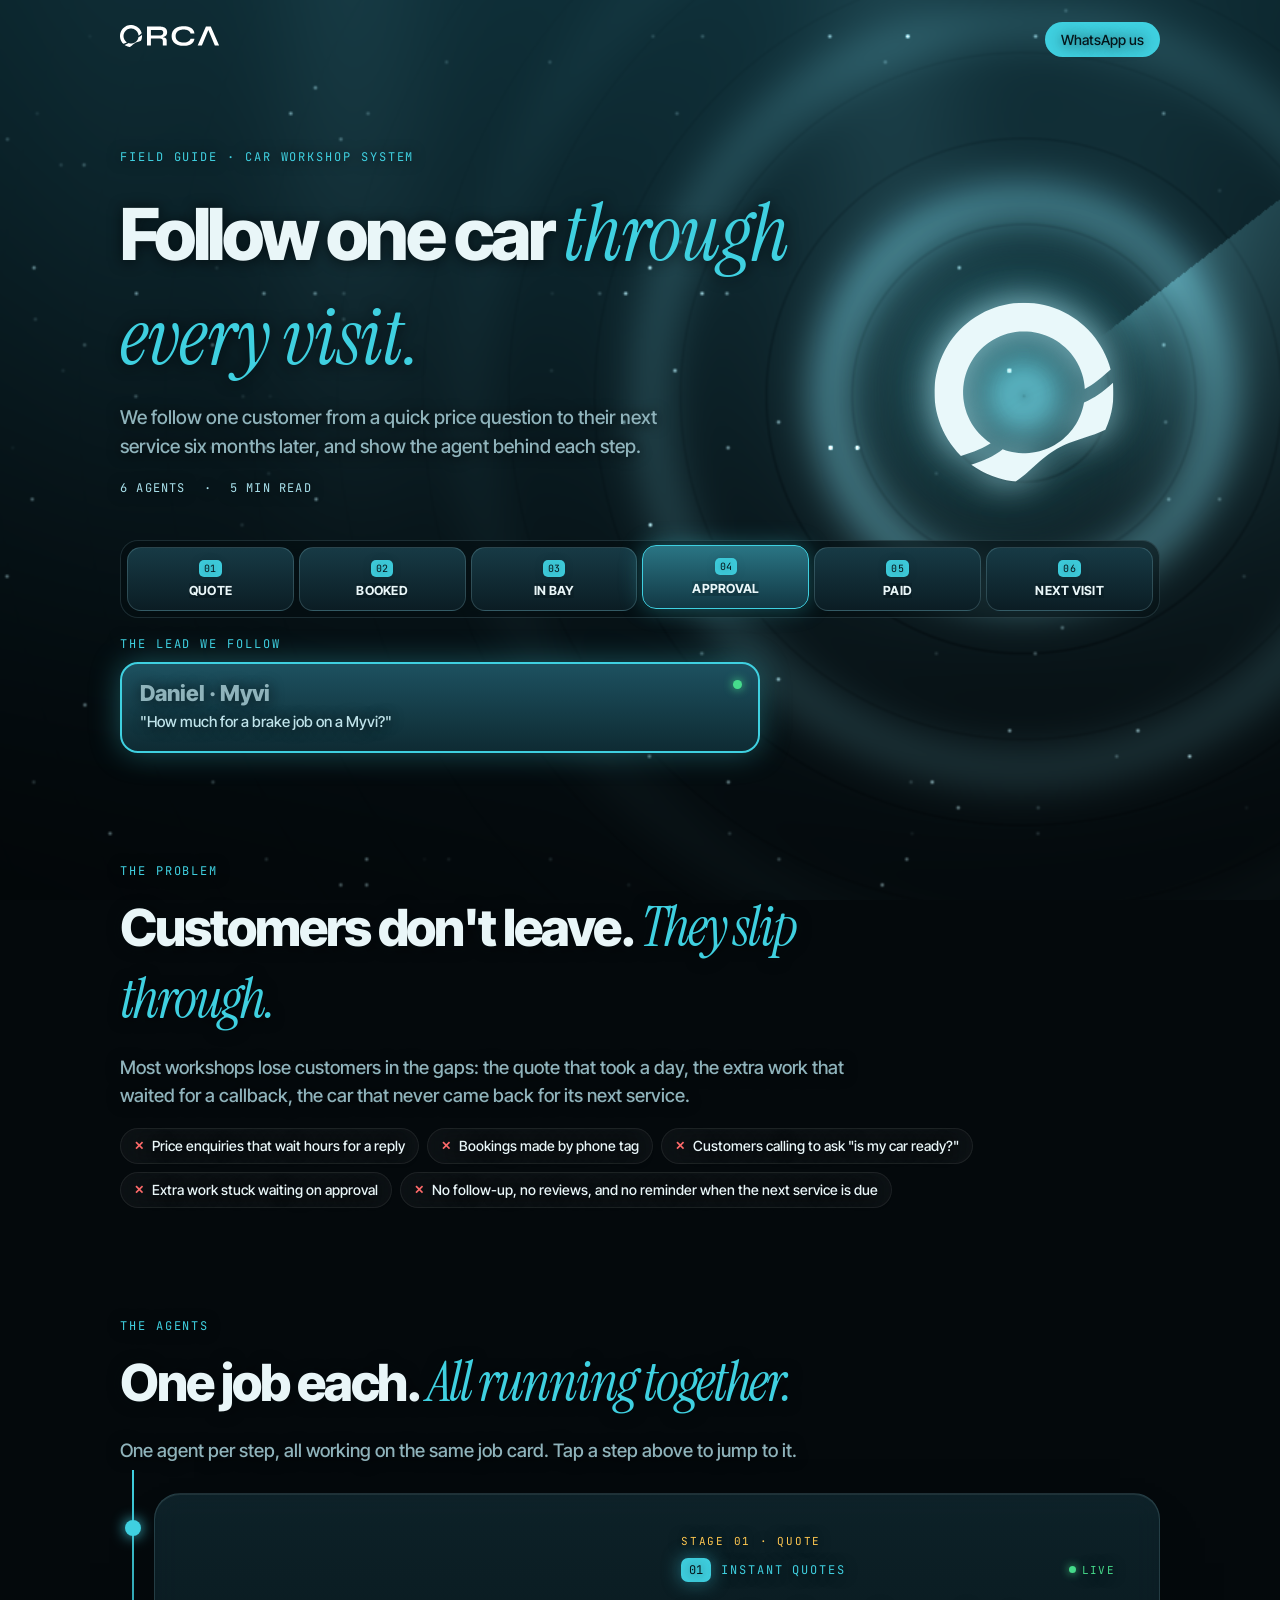
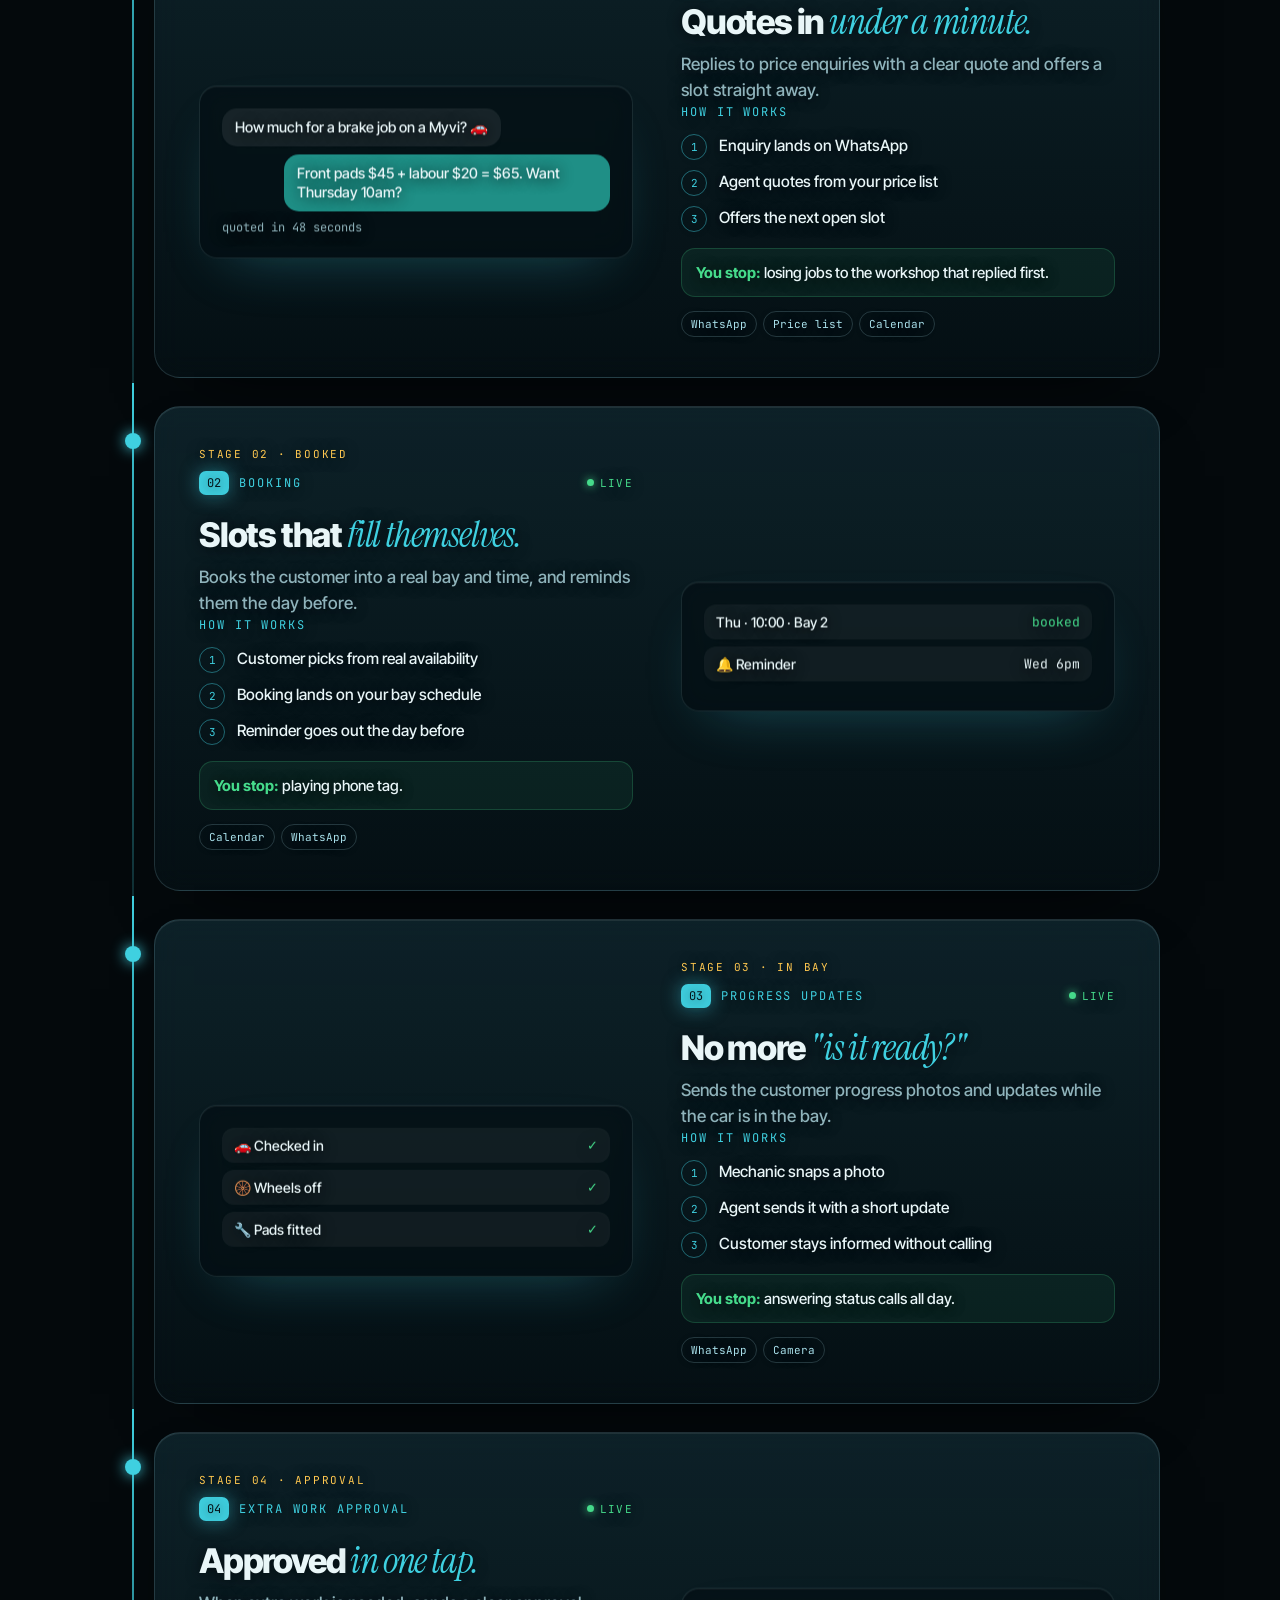
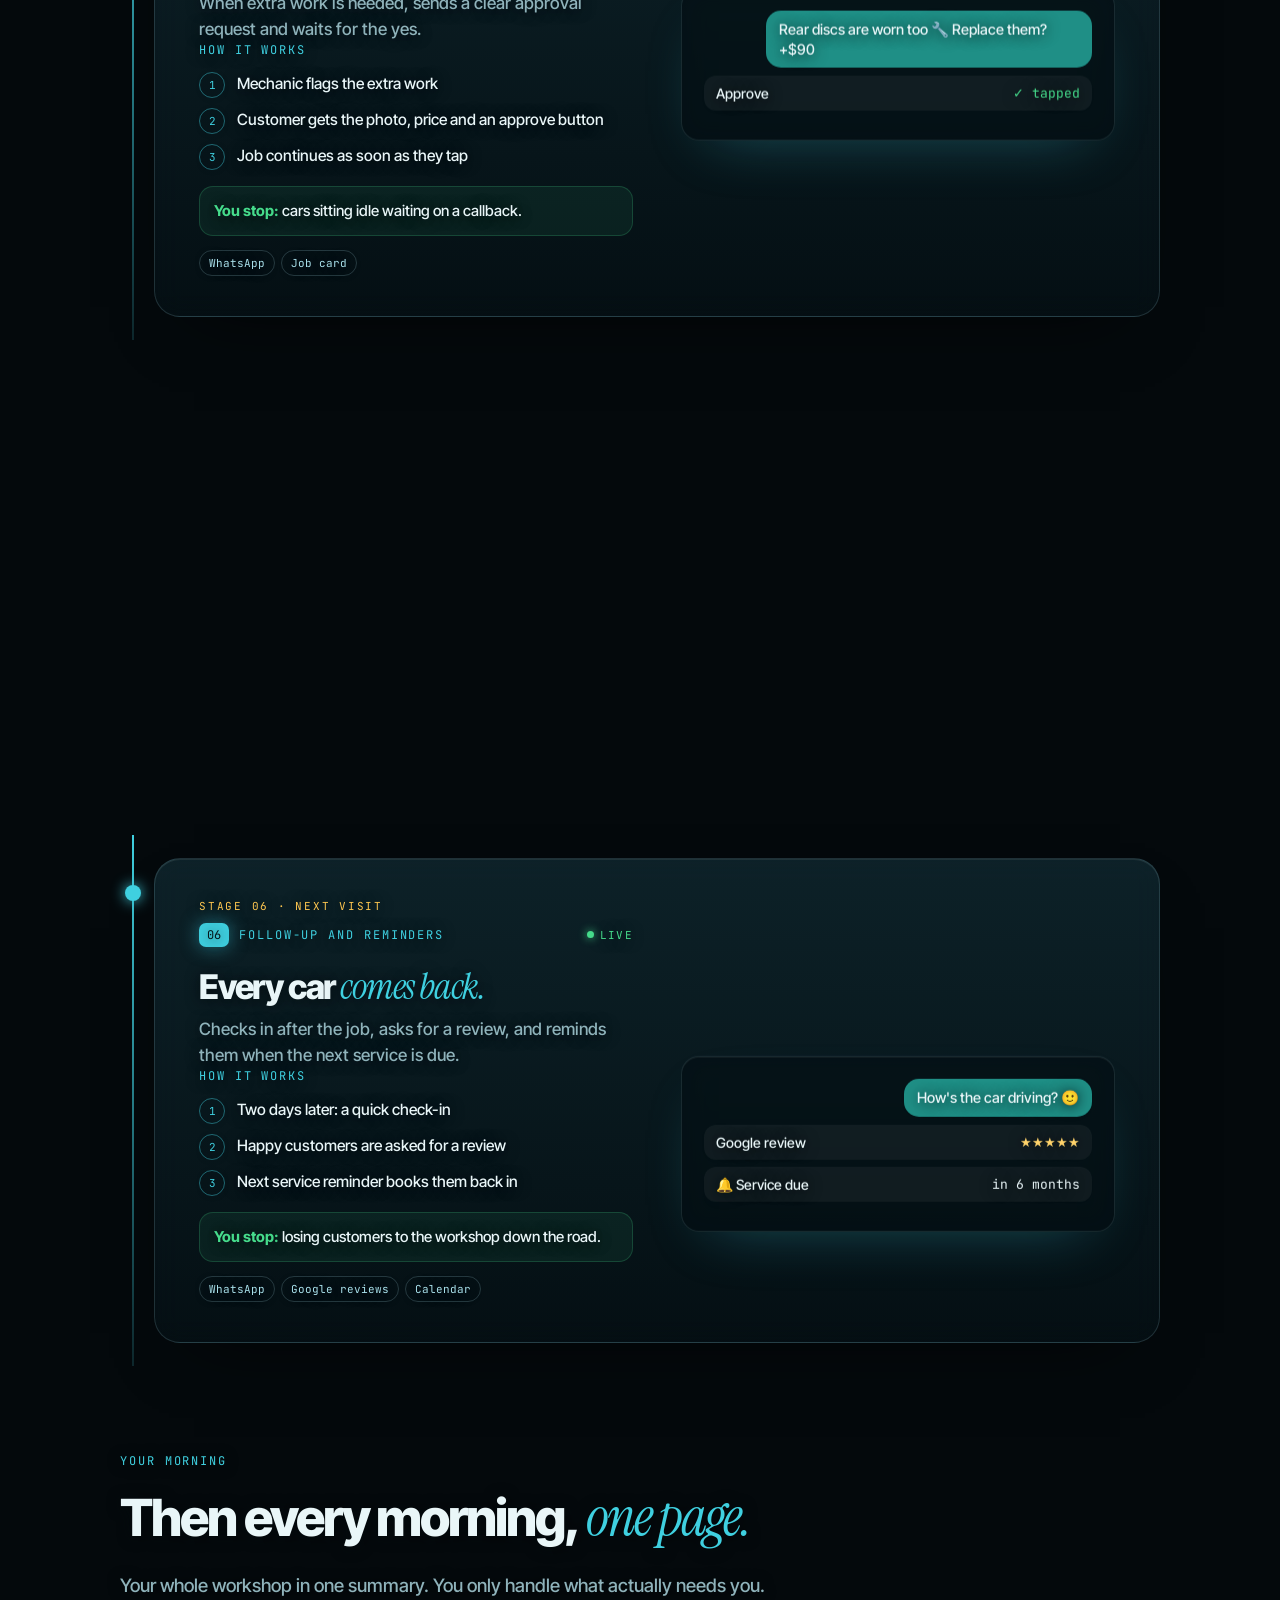
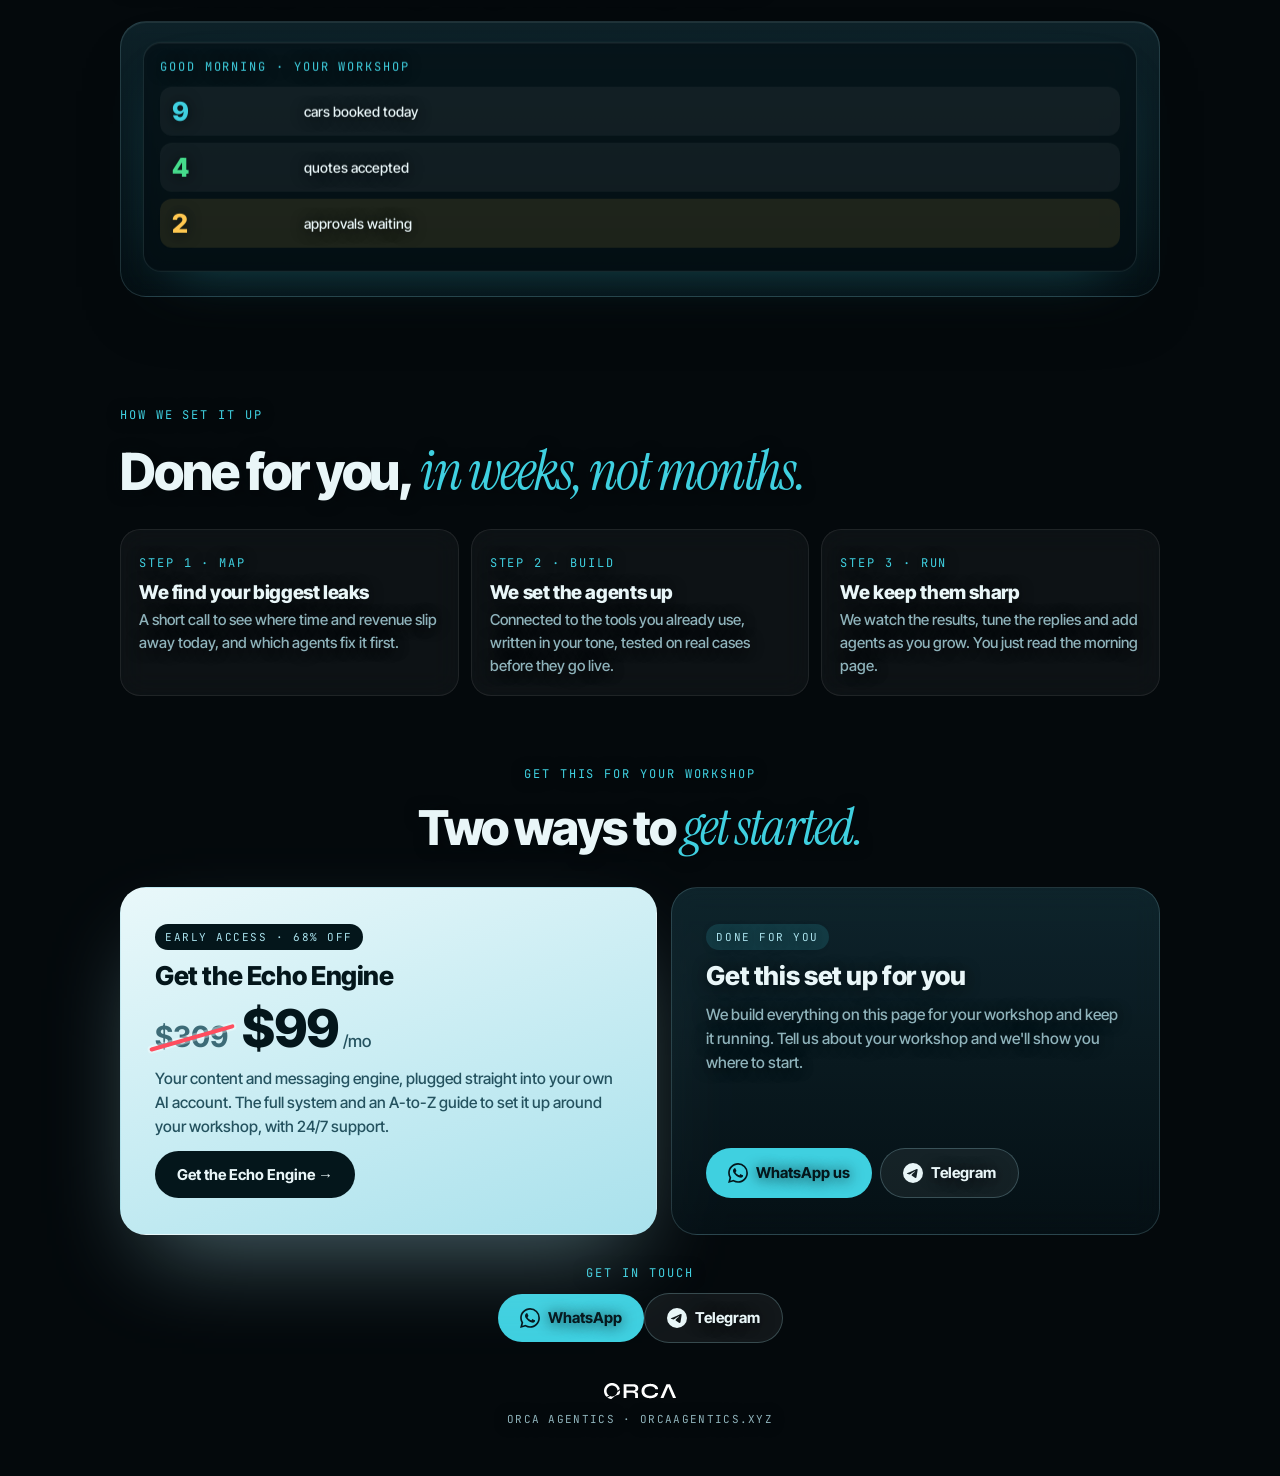
<file: map/workshop/index.html>
<!doctype html><html lang="en"><head><meta charset="utf-8"><meta name="viewport" content="width=device-width,initial-scale=1">
<title>The Car Workshop System: one car, every visit · Orca Agentics</title><meta name="description" content="Follow one car from a WhatsApp quote to its next service, and see the AI agent behind every step.">
<meta property="og:title" content="The Car Workshop System: one car, every visit"><meta property="og:description" content="Follow one car from a WhatsApp quote to its next service, and see the AI agent behind every step.">
<meta property="og:image" content="https://orcaagentics.xyz/map/workshop/og.png"><meta property="og:url" content="https://orcaagentics.xyz/map/workshop/">
<meta name="twitter:card" content="summary_large_image"><meta name="theme-color" content="#05090b">

<style>@font-face{font-family:IT;src:url(../fonts/inter-tight-latin-500-normal.woff2);font-weight:400 600;font-display:swap}
@font-face{font-family:IT;src:url(../fonts/inter-tight-latin-700-normal.woff2);font-weight:700;font-display:swap}
@font-face{font-family:IT;src:url(../fonts/inter-tight-latin-800-normal.woff2);font-weight:800 900;font-display:swap}
@font-face{font-family:IS;src:url(../fonts/instrument-serif-latin-400-italic.woff2);font-style:italic;font-display:swap}
@font-face{font-family:JB;src:url(../fonts/jetbrains-mono-latin-400-normal.woff2);font-weight:400 700;font-display:swap}

*{margin:0;padding:0;box-sizing:border-box}
:root{--ink:#e9f6f8;--dim:#8fb3bb;--teal:#3fd0e0;--ice:#a9e1ec;--ok:#46dc8c;--warn:#ffc850;--bad:#ff6b6b}
html{background:#05090b;color:var(--ink);font:400 17px/1.55 IT;-webkit-font-smoothing:antialiased}
body{background:radial-gradient(900px 700px at 50% -5%,#12303a,transparent 70%),#05090b;overflow-x:hidden}
.w{max-width:620px;margin:0 auto;padding:0 22px}
em{font:italic 400 1.08em IS;color:var(--teal)}
.mono{font:500 12px JB;letter-spacing:.16em;text-transform:uppercase;color:var(--teal)}
nav{display:flex;align-items:center;justify-content:space-between;padding:22px 0}
nav svg{height:22px;width:auto}nav svg *{fill:#fff}
.pill{display:inline-flex;align-items:center;gap:8px;padding:9px 16px;border-radius:99px;font:600 14px IT;text-decoration:none;color:#04161b;background:var(--teal)}
.hero{padding:34px 0 10px;text-align:center}
.hero h1{font:800 44px/1.02 IT;letter-spacing:-.045em;margin:16px 0 14px}
.hero h1 em{font-size:1.12em;letter-spacing:-.01em}
.hero p{color:var(--dim);max-width:440px;margin:0 auto}
.meta{display:flex;justify-content:center;gap:18px;margin-top:18px;color:var(--ice);font:500 12px JB;letter-spacing:.1em}
/* map */
.map{position:relative;margin:40px auto 10px;width:100%;max-width:520px;aspect-ratio:1}
.map .hub{position:absolute;left:50%;top:50%;width:34%;aspect-ratio:1;transform:translate(-50%,-50%);border-radius:50%;
 display:flex;flex-direction:column;align-items:center;justify-content:center;background:radial-gradient(circle,rgba(63,208,224,.28),rgba(63,208,224,.04) 70%);border:1px solid rgba(169,225,236,.25)}
.map .hub svg{width:56%;height:auto}
.map .hub span{font:500 9px JB;letter-spacing:.2em;color:var(--ice);margin-top:4px}
.map svg.wires{position:absolute;inset:0;width:100%;height:100%}
.wires line{stroke:rgba(169,225,236,.25);stroke-width:1;stroke-dasharray:3 5;animation:flow 1.6s linear infinite}
@keyframes flow{to{stroke-dashoffset:-16}}
.chip{position:absolute;transform:translate(-50%,-50%);display:flex;align-items:center;gap:6px;padding:8px 11px;border-radius:12px;white-space:nowrap;
 background:linear-gradient(180deg,#173a45,#0b1d24);border:1px solid rgba(169,225,236,.22);font:700 12.5px IT;color:var(--ink);text-decoration:none;box-shadow:0 10px 30px rgba(0,0,0,.4)}
.chip b{font:600 10px JB;color:#04161b;background:var(--teal);padding:2px 5px;border-radius:5px}
.chip i{width:7px;height:7px;border-radius:50%;background:var(--ok);box-shadow:0 0 8px var(--ok);animation:blink 2s infinite}
@keyframes blink{50%{opacity:.3}}
/* pipeline layout */
.steps-h{display:flex;gap:6px;overflow-x:auto;margin:34px -22px 0;padding:0 22px 6px;scrollbar-width:none}
.stp{flex:none;display:flex;flex-direction:column;gap:6px;padding:12px 14px;border-radius:14px;min-width:104px;text-decoration:none;color:var(--ink);
 background:linear-gradient(180deg,#173a45,#0b1d24);border:1px solid rgba(169,225,236,.2);font:700 13px IT}
.stp b{font:600 10px JB;color:#04161b;background:var(--teal);padding:2px 5px;border-radius:5px;width:fit-content}
.lead{margin-top:18px}.lc{position:relative;margin-top:10px;padding:16px 18px;border-radius:18px;background:linear-gradient(180deg,#1d5160,#0e2b33);border:2px solid var(--teal);box-shadow:0 0 30px rgba(63,208,224,.35)}
.lc b{display:block;font:800 22px IT}.lc span{color:#bfe3ea;font-size:15px}
.lc i{position:absolute;right:16px;top:16px;width:9px;height:9px;border-radius:50%;background:var(--ok);box-shadow:0 0 10px var(--ok);animation:blink 2s infinite}
.agent.tl{position:relative;margin-left:22px}
.agent.tl:before{content:'';position:absolute;left:-23px;top:-24px;bottom:-24px;width:2px;background:linear-gradient(var(--teal),rgba(63,208,224,.15))}
.agent.tl:after{content:'';position:absolute;left:-30px;top:26px;width:16px;height:16px;border-radius:50%;background:var(--teal);box-shadow:0 0 14px var(--teal)}
.stage{font:500 11px JB;letter-spacing:.16em;color:var(--warn);margin-bottom:10px}
/* sections */
section{padding:56px 0 0}
h2{font:800 32px/1.08 IT;letter-spacing:-.04em;margin:12px 0 14px}
.lead{color:var(--dim)}
.pain{display:grid;gap:10px;margin-top:22px}
.pain div{display:flex;gap:12px;align-items:flex-start;padding:14px 16px;border-radius:16px;background:rgba(255,255,255,.04);border:1px solid rgba(255,255,255,.07)}
.pain span{color:var(--bad);font-weight:800}
.agent{padding:22px;margin-top:22px;border-radius:26px;background:linear-gradient(180deg,rgba(23,58,69,.55),rgba(9,26,32,.6));border:1px solid rgba(169,225,236,.16)}
.agent .top{display:flex;align-items:center;gap:10px}
.agent .top .n{font:600 12px JB;color:#04161b;background:var(--teal);padding:4px 8px;border-radius:7px}
.agent .top .live{margin-left:auto;display:flex;align-items:center;gap:6px;font:500 11px JB;letter-spacing:.12em;color:var(--ok)}
.agent .top .live i{width:7px;height:7px;border-radius:50%;background:var(--ok);box-shadow:0 0 8px var(--ok);animation:blink 2s infinite}
.agent h3{font:800 27px/1.1 IT;letter-spacing:-.035em;margin:16px 0 6px}
.agent .what{color:var(--dim)}
.mock{margin:18px 0;padding:16px;border-radius:18px;background:#071318;border:1px solid rgba(169,225,236,.12)}
.mb{padding:9px 13px;border-radius:15px;font:500 14.5px/1.35 IT;margin-bottom:8px;max-width:84%;width:fit-content}
.mi{background:rgba(255,255,255,.08)}.mo{background:#1f8f86;margin-left:auto}
.mr{display:flex;align-items:center;gap:8px;padding:9px 12px;border-radius:12px;background:rgba(255,255,255,.05);font:600 14px IT;margin-bottom:7px}
.mr b{margin-left:auto;font:500 13px JB}
.big{font:800 46px/1 IT;letter-spacing:-.03em}
.sm{font:500 12px JB;color:var(--dim)}
.bars{display:flex;align-items:flex-end;gap:7px;height:90px;margin-bottom:10px}.bars i{flex:1;border-radius:5px;background:var(--teal)}
.mv{display:flex;align-items:center;gap:10px;font:600 14px IT;margin-bottom:10px}.mv span{width:84px}.mv div{flex:1;height:9px;border-radius:5px;background:rgba(255,255,255,.08)}.mv u{display:block;height:100%;border-radius:5px}
.grid{display:grid;grid-template-columns:repeat(7,1fr);gap:5px}.grid i{height:26px;border-radius:6px;background:rgba(255,255,255,.06)}.grid i.s{background:#1f8f86}
.steps{list-style:none;counter-reset:s;display:grid;gap:10px;margin-top:4px}
.steps li{counter-increment:s;display:flex;gap:12px;font-size:15.5px}
.steps li:before{content:counter(s);flex:none;width:24px;height:24px;border-radius:50%;display:grid;place-items:center;font:600 11px JB;color:var(--teal);border:1px solid rgba(63,208,224,.45)}
.stop{margin-top:16px;padding:12px 14px;border-radius:14px;background:rgba(70,220,140,.08);border:1px solid rgba(70,220,140,.2);font-size:15px}
.stop b{color:var(--ok)}
.tags{display:flex;flex-wrap:wrap;gap:6px;margin-top:14px}.tags span{font:500 11px JB;color:var(--ice);padding:5px 9px;border-radius:99px;border:1px solid rgba(169,225,236,.2)}
.how{display:grid;gap:12px;margin-top:22px}
.how div{padding:18px;border-radius:20px;background:rgba(255,255,255,.04);border:1px solid rgba(255,255,255,.08)}
.how h4{font:800 19px IT;letter-spacing:-.02em;margin:6px 0 4px}.how p{color:var(--dim);font-size:15px}
.cta{margin:60px 0 0;padding:34px 24px;border-radius:28px;text-align:center;background:radial-gradient(circle at 50% 0%,rgba(63,208,224,.3),transparent 70%),#0b1d24;border:1px solid rgba(63,208,224,.35)}
.cta h2{font-size:30px}.cta p{color:var(--dim);margin-bottom:22px}
.cta .pill{font-size:16px;padding:15px 26px}
footer{padding:40px 0 50px;text-align:center;color:var(--dim);font:500 11px JB;letter-spacing:.12em}
footer svg{height:16px;width:auto;margin-bottom:10px}footer svg *{fill:#fff}
.rv{opacity:0;transform:translateY(24px);filter:blur(8px);transition:all .9s cubic-bezier(.2,.7,.2,1)}.rv.in{opacity:1;transform:none;filter:none}
@media (prefers-reduced-motion:reduce){.rv{opacity:1;transform:none;filter:none}*{animation:none!important}}
</style><link rel="stylesheet" href="../guide.css"><link rel="icon" href="/favicon.svg" type="image/svg+xml"><link rel="icon" href="/favicon.ico" sizes="any"><link rel="apple-touch-icon" href="/apple-touch-icon.png"></head><body><div class="sea" aria-hidden="true"><canvas></canvas></div><div class="w">
<nav><a href="/" aria-label="Orca Agentics home"><svg xmlns="http://www.w3.org/2000/svg" viewBox="0 0 1694.9 376.1" width="1694.9" height="376.1"><path d="M375.8 168.7l.9 11.5 .2 7.4 -.1 6.6 -.8 12.3 -1.6 12.2 -1.1 6.5 -1.2 5.6 -3.2 12 -2 6.2 -2.2 6.2 -2.8 6.9 -2.2 5 -10.7 4.9 -11.4 4.5 -11.6 4.1 -27.8 9 -15.1 5.6 -6.3 2.6 -6.9 3.1 -6.1 3 -5.9 3.3 -5.8 3.5 -5.7 3.7 -6.2 4.3 -6.7 5.1 -5.3 4.3 -7 6 -20.6 18.5 -9.3 8.1 -10.1 8.1 -10.2 7.3 -5.5-.6 -7.3-1.1 -6.5-1.1 -6.5-1.4 -11.1-3 -6.2-2 -6.2-2.2 -11.4-4.8 -6.7-3.2 -5.8-3 -10.6-6.3 -9.7-6.6 10.6-3.6 10-3.7 7.8-3.2 8.2-3.7 7.4-3.8 7.8-4.6 8.3-5.3 6.1-4.4 6.7 2.3 6 1.7 7 1.6 6.7 1.2 7.2 .8 7.8 .4 7.2 0 7.3-.4 7.2-.8 6.6-1.2 7.7-1.7 6.4-1.9 6.3-2.2 6.8-2.8 6.5-3.1 5.9-3.3 6.2-3.8 6.4-4.5 4.8-3.8 5.4-4.8 5.6-5.6 4.5-4.9 4.9-6.1 3.6-5 3.9-6.2 3.5-6.3 3.2-6.5 2.5-5.7 2.3-6.3 2.1-6.9 1.5-6 1.4-7 8.2-3.7 7.4-3.8 7.8-4.6 7-4.5 6.8-4.8 7.2-5.5 8.3-6.9 8.3-7.3zM96.4 24l10.2-5.3 9-4 10.7-4.2 9.4-3 11.1-2.9 9.7-1.9 9.8-1.4 11.5-1 9.8-.3 10.7 .3 11.5 .9 10.6 1.5 10.4 2.1 10.4 2.7 10.9 3.6 10 3.9 9.7 4.4 10.1 5.4 9.2 5.6 8.8 6.1 8.4 6.5 7.5 6.5 7.6 7.4 7.8 8.5 7.2 9 5.8 8 5.8 9 4.8 8.6 5.1 10.3 3.9 9.1 3.9 10.8 3 10.2 -17.4 15.5 -6.5 5.3 -5.4 4.2 -5.5 4.1 -6.9 4.6 -6.4 3.9 -6.2 3.5 -.7-8.1 -1.3-8.3 -1.6-7.7 -2.3-8 -2.8-7.9 -3.1-7.2 -4.1-8 -4-6.7 -4.4-6.5 -5.1-6.6 -5.2-5.9 -6.4-6.3 -5.9-5.1 -5.7-4.4 -6-4.1 -8.2-4.9 -7.5-3.7 -7.7-3.3 -8-2.7 -7-2 -7.6-1.7 -8.3-1.2 -8.3-.7 -8.4-.2 -7.9 .3 -8.8 1 -7.8 1.4 -7.6 1.8 -8 2.5 -8.3 3.2 -7.6 3.5 -6.9 3.7 -7.6 4.8 -5.9 4.3 -6.5 5.3 -5.7 5.3 -5.4 5.7 -5 6 -5.3 7.2 -4.2 6.6 -3.3 5.9 -3.6 7.5 -3.4 8.3 -2.4 7.4 -2 7.6 -1.5 7.7 -1.3 9.4 -.5 8.4 .1 8.4 .6 8.3 1.2 8.3 1.4 7.2 2 7.5 2.6 8 3.2 7.8 3.4 7 4.1 7.3 4.6 7 4.7 6.3 5.4 6.4 5.8 6 5.8 5.3 6.1 4.9 7.1 5 -6 3.6 -6.7 3.6 -6.1 3 -7.6 3.4 -7 2.9 -9.4 3.4 -19.8 6.6 -8-8.4 -6.3-7.5 -6.5-8.5 -6.4-9.6 -5.8-9.9 -4.8-9.6 -4.6-10.5 -3.4-9.3 -3.4-11 -2.5-10.4 -1.8-9.7 -1.4-11.4 -.7-9.8 -.2-12.4 .3-5.7 .4-6.6 1.1-9.8 1.8-10.5 2.4-10.4 3.2-11.1 3.9-10.8 4.6-10.6 4.7-9.6 5.4-9.2 5.3-8.3 5.8-8 7.3-8.9 7.3-7.9 7.6-7.4 8.1-7 7.8-6 9.5-6.5z" fill="#ffffff"/><path d="M1095.1 20.2l6.7 .2 6.5 .3 6.4 .4 6.3 .6 6.2 .6 6 .8 6 .8 5.8 1 5.7 1.2 5.6 1.2 5.5 1.3 5.4 1.5 5.3 1.6 5.1 1.7 5 1.8 4.9 1.9 4.8 2 4.6 2.2 4.6 2.2 4.3 2.3 4.3 2.4 4.1 2.6 4 2.6 3.8 2.7 3.8 2.8 3.6 2.9 3.4 3.1 3.4 3.1 3.2 3.2 3 3.3 3 3.4 2.8 3.6 2.6 3.6 2.5 3.7 2.4 3.8 2.2 3.8 2.1 4 1.9 4.1 1.7 4.1 1.6 4.3 1.5 4.3 1.3 4.5 1.2 4.5 1 4.6 .9 4.7 .7 4.8 .6 4.9 -66 0 -.9-2.6 -.9-2.6 -3.1-7.4 -1.2-2.4 -1.3-2.3 -1.3-2.3 -1.4-2.2 -4.6-6.5 -1.7-2 -1.7-2.1 -1.8-1.9 -1.9-2 -1.9-1.8 -2-1.9 -2.1-1.7 -2.1-1.7 -2.3-1.7 -2.2-1.6 -2.4-1.5 -2.4-1.5 -7.7-4.1 -2.7-1.3 -2.7-1.2 -8.7-3.2 -3.1-1 -3.1-.9 -3.1-.8 -3.3-.8 -10.1-2 -3.6-.5 -3.6-.5 -3.6-.4 -3.8-.3 -3.8-.3 -3.9-.2 -3.9-.2 -4-.1 -14.2 .2 -4.9 .2 -4.9 .4 -4.8 .4 -4.7 .6 -4.6 .6 -4.5 .8 -4.5 .8 -4.4 1 -4.3 1 -4.2 1.2 -4.1 1.2 -4.1 1.3 -4 1.5 -3.9 1.5 -3.8 1.7 -3.8 1.7 -3.6 1.8 -3.4 2 -3.4 2 -3.3 2.1 -3.2 2.2 -3 2.3 -3 2.4 -2.8 2.5 -2.7 2.5 -2.6 2.7 -2.6 2.8 -2.3 2.8 -2.3 3 -2.2 3 -2.1 3.2 -1.9 3.2 -1.8 3.3 -1.7 3.5 -1.5 3.5 -1.4 3.6 -1.2 3.6 -1.2 3.8 -1 3.9 -.8 4 -.8 4 -.6 4.2 -.4 4.2 -.4 4.3 -.2 4.5 0 4.5 0 4.4 .2 4.4 .4 4.3 .4 4.2 .6 4.1 .8 4 .8 3.9 1 3.8 1.2 3.8 1.2 3.6 1.4 3.6 1.5 3.4 1.7 3.4 1.8 3.3 1.9 3.2 2.1 3.1 2.2 3 2.3 2.9 2.3 2.9 2.6 2.7 2.6 2.7 2.7 2.5 2.8 2.5 3 2.3 3 2.3 3.2 2.2 3.3 2.1 3.4 2 3.4 1.9 3.6 1.9 3.8 1.7 3.8 1.6 3.9 1.6 4 1.4 4.1 1.4 4.1 1.2 4.2 1.2 4.3 1 4.4 1 4.5 .8 4.5 .7 4.6 .7 4.7 .5 4.8 .5 4.9 .3 4.9 .3 5 .1 13.2 0 11.6-.7 11-1.2 10.3-1.8 9.6-2.3 9.1-2.9 8.4-3.5 7.8-3.8 7.2-4.4 6.6-4.9 6-5.4 5.5-5.8 4.8-6.2 4.3-6.5 3.7-6.8 1.1-2.4 1-2.4 1-2.4 .9-2.5 66 0 -.7 4.8 -.7 4.8 -1 4.6 -1 4.6 -1.2 4.4 -1.4 4.4 -1.5 4.3 -1.6 4.2 -1.8 4.1 -2 4 -2 4 -2.3 3.8 -2.3 3.8 -2.6 3.6 -2.6 3.6 -2.8 3.5 -3 3.4 -3 3.3 -3.2 3.1 -3.4 3.1 -3.4 3 -3.6 2.9 -3.7 2.8 -3.8 2.6 -4 2.6 -4.1 2.5 -4.2 2.4 -4.4 2.2 -4.5 2.2 -4.6 2.1 -4.7 1.9 -4.9 1.9 -5 1.7 -5.1 1.7 -5.3 1.5 -5.3 1.4 -5.5 1.3 -5.6 1.2 -5.7 1.1 -5.8 1 -5.9 .8 -6.1 .7 -6.1 .7 -6.3 .5 -6.4 .4 -6.5 .3 -6.7 .1 -6.7 .1 -5.7-.1 -5.6-.1 -5.5-.2 -5.5-.3 -5.4-.3 -5.4-.5 -5.3-.5 -5.2-.6 -5.2-.7 -15.1-2.6 -4.9-1 -4.9-1.2 -4.8-1.1 -4.8-1.3 -4.6-1.4 -4.6-1.4 -4.6-1.5 -4.4-1.6 -4.3-1.7 -4.3-1.8 -4.2-1.8 -4.1-1.9 -4-2 -4-2.1 -3.8-2.2 -3.8-2.3 -3.7-2.3 -3.6-2.4 -3.5-2.5 -3.5-2.6 -3.3-2.7 -3.3-2.7 -3.2-2.8 -3-2.9 -3-3 -2.9-3.1 -2.8-3.1 -2.7-3.3 -2.5-3.3 -2.5-3.4 -2.4-3.4 -2.4-3.6 -2.2-3.6 -2.1-3.7 -2-3.8 -1.9-3.9 -1.8-3.9 -1.7-4 -1.6-4.2 -1.5-4.2 -1.3-4.2 -1.3-4.4 -1.1-4.5 -1-4.5 -.8-4.6 -.8-4.7 -.7-4.8 -.5-4.9 -.4-4.9 -.3-5.1 -.2-5.1 0-5.2 0-5.2 .2-5.1 .3-5.1 .4-5 .5-4.8 .7-4.8 .8-4.8 .8-4.6 1-4.5 1.1-4.5 1.3-4.4 1.3-4.3 1.5-4.2 1.6-4.2 1.7-4 1.8-4 1.9-3.9 2-3.8 2.1-3.8 2.2-3.6 2.4-3.6 2.4-3.5 2.5-3.4 2.5-3.3 2.7-3.3 2.8-3.2 2.9-3.1 3-3 3-2.9 3.2-2.9 3.3-2.8 3.3-2.7 3.5-2.6 3.5-2.5 3.6-2.5 3.7-2.3 3.8-2.3 3.8-2.2 4-2.1 4-2.1 4.1-1.9 4.2-1.9 4.3-1.8 4.3-1.7 4.4-1.7 4.6-1.5 4.6-1.5 4.6-1.4 4.8-1.3 4.8-1.2 4.9-1.1 4.9-1.1 5-.9 5-.9 5.1-.8 15.7-1.9 5.4-.5 5.4-.3 5.5-.3 5.5-.2 5.6-.2 5.7 0zM686 26.7l4.6 .2 4.5 .2 13 1 4.2 .5 4.1 .6 11.9 2.3 3.8 1 3.8 1 10.7 3.4 3.4 1.4 3.4 1.4 3.2 1.5 3.1 1.6 3.1 1.7 2.9 1.7 2.9 1.9 2.7 2 2.7 2 2.5 2.1 2.5 2.3 2.4 2.3 2.2 2.4 2.2 2.5 2.1 2.6 2 2.6 1.9 2.8 1.7 2.9 1.6 2.9 1.6 3.1 1.4 3.1 1.2 3.3 1.2 3.3 1 3.5 .9 3.5 .8 3.6 .7 3.7 .5 3.9 .4 3.9 .3 4 .2 4.1 .1 4.2 0 2.8 -.1 2.8 -.2 2.8 -.2 2.7 -.3 2.6 -.3 2.6 -.4 2.5 -.5 2.4 -.5 2.4 -.6 2.4 -.7 2.3 -.7 2.2 -.8 2.2 -.8 2.2 -.9 2.1 -1 2 -1 2 -1.1 1.9 -1.1 1.9 -1.2 1.8 -1.2 1.8 -1.3 1.7 -1.3 1.7 -1.4 1.7 -1.4 1.6 -1.5 1.5 -1.5 1.6 -1.5 1.4 -1.6 1.4 -1.7 1.4 -1.7 1.3 -1.8 1.3 -1.8 1.2 -5.6 3.5 -7.9 4.1 -2 .9 -2.1 .9 -6.5 2.5 -2.3 .8 -2.2 .7 -7 1.9 -7.1 1.7 -6.3 1.2 13.8 1.5 3.3 .5 3.1 .5 3.1 .6 2.9 .6 8.3 2.1 2.6 .8 2.5 .9 2.4 1 2.4 1 2.2 1.1 2.2 1.1 2 1.2 2 1.3 1.9 1.4 1.8 1.4 1.7 1.5 1.6 1.5 1.6 1.7 1.4 1.6 1.4 1.8 1.3 1.9 1.2 2 1 2 1.1 2.2 .9 2.3 .8 2.4 .8 2.5 .6 2.6 .6 2.7 .5 2.8 .9 9 .1 3.3 .1 3.3 0 77 -66.5 0 0-72.5 -.3-6.7 -.6-6 -1.2-5.5 -1.6-4.9 -.6-1.5 -.7-1.5 -.7-1.3 -.8-1.4 -.9-1.2 -.9-1.2 -1-1.2 -1.1-1.1 -1.2-1.1 -1.2-1 -1.4-.9 -1.4-1 -1.5-.8 -1.6-.8 -1.6-.8 -1.7-.7 -1.9-.7 -1.8-.6 -2-.6 -2.1-.5 -2.1-.5 -2.3-.4 -2.4-.5 -2.5-.4 -11.1-1.2 -13-.8 -14.8-.2 -125.5 0 0 119.5 -66.5 0 0-323.5 219.5 0zM528.4 83.7l0 95 153 0 3.4-.1 3.4-.1 3.2-.3 3.1-.4 3.1-.4 2.9-.6 2.8-.7 2.8-.8 2.6-.9 2.5-1 2.4-1.1 2.3-1.2 2.2-1.3 2.1-1.4 2-1.6 1.9-1.6 1.8-1.7 1.7-1.8 1.5-1.9 1.5-2 1.3-2 1.2-2.1 1.1-2.1 1-2.3 .9-2.3 .7-2.4 .6-2.5 .6-2.5 .4-2.6 .2-2.7 .2-2.8 .1-2.8 -.1-2.7 -.2-2.6 -.2-2.6 -.4-2.5 -.6-2.3 -.6-2.3 -.7-2.3 -.9-2.1 -1-2 -1.1-2 -1.2-1.9 -1.3-1.8 -1.5-1.7 -1.5-1.7 -1.7-1.5 -1.8-1.5 -1.9-1.4 -2-1.3 -2.1-1.2 -2.2-1.1 -2.3-1.1 -2.4-.9 -2.5-.9 -2.6-.7 -2.8-.7 -2.8-.6 -2.9-.5 -3.1-.4 -3.1-.3 -3.2-.2 -3.4-.2 -3.4 0zM1510.4 85.7l-110.5 264.5 -72.5 0 141.5-323.5 83 0 143 323.5 -73.5 0z" fill="#ffffff"/></svg></a><a class="pill" href="https://wa.me/601154403886?text=Hi%20Orca%2C%20I%20saw%20the%20Car%20Workshop%20system%20and%20I%27d%20like%20this%20set%20up%20for%20me.">WhatsApp us</a></nav>
<header class="hero"><div class="mono">Field guide · Car workshop system</div>
<h1>Follow one car <em>through every visit.</em></h1><p>We follow one customer from a quick price question to their next service six months later, and show the agent behind each step.</p><div class="meta"><span>6 AGENTS</span><span>·</span><span>5 MIN READ</span></div></header>
<div class="steps-h rv"><a href="#a1" class="stp"><b>01</b><span>QUOTE</span></a><a href="#a2" class="stp"><b>02</b><span>BOOKED</span></a><a href="#a3" class="stp"><b>03</b><span>IN BAY</span></a><a href="#a4" class="stp"><b>04</b><span>APPROVAL</span></a><a href="#a5" class="stp"><b>05</b><span>PAID</span></a><a href="#a6" class="stp"><b>06</b><span>NEXT VISIT</span></a></div><div class="lead rv"><div class="mono">The lead we follow</div><div class="lc"><b>Daniel · Myvi</b><span>"How much for a brake job on a Myvi?"</span><i></i></div></div>
<section><div class="mono">The problem</div><h2>Customers don't leave. <em>They slip through.</em></h2><p class="lead">Most workshops lose customers in the gaps: the quote that took a day, the extra work that waited for a callback, the car that never came back for its next service.</p><div class="pain"><div><span>✕</span>Price enquiries that wait hours for a reply</div><div><span>✕</span>Bookings made by phone tag</div><div><span>✕</span>Customers calling to ask "is my car ready?"</div><div><span>✕</span>Extra work stuck waiting on approval</div><div><span>✕</span>No follow-up, no reviews, and no reminder when the next service is due</div></div></section>
<section><div class="mono">The agents</div><h2>One job each. <em>All running together.</em></h2><p class="lead">One agent per step, all working on the same job card. Tap a step above to jump to it.</p><div class="agent rv tl" id="a1"><div class="stage">STAGE 01 · QUOTE</div><div class="top"><span class="n">01</span><span class="mono">Instant quotes</span><span class="live"><i></i>LIVE</span></div>
<h3>Quotes in <em>under a minute.</em></h3><p class="what">Replies to price enquiries with a clear quote and offers a slot straight away.</p><div class="mock"><div class="mb mi">How much for a brake job on a Myvi? 🚗</div><div class="mb mo">Front pads $45 + labour $20 = $65. Want Thursday 10am?</div><div class="sm">quoted in 48 seconds</div></div>
<div class="mono" style="margin-bottom:10px">How it works</div><ol class="steps"><li>Enquiry lands on WhatsApp</li><li>Agent quotes from your price list</li><li>Offers the next open slot</li></ol>
<div class="stop"><b>You stop:</b> losing jobs to the workshop that replied first.</div><div class="tags"><span>WhatsApp</span><span>Price list</span><span>Calendar</span></div></div><div class="agent rv tl" id="a2"><div class="stage">STAGE 02 · BOOKED</div><div class="top"><span class="n">02</span><span class="mono">Booking</span><span class="live"><i></i>LIVE</span></div>
<h3>Slots that <em>fill themselves.</em></h3><p class="what">Books the customer into a real bay and time, and reminds them the day before.</p><div class="mock"><div class="mr">Thu · 10:00 · Bay 2<b style="color:#46dc8c">booked</b></div><div class="mr">🔔 Reminder<b>Wed 6pm</b></div></div>
<div class="mono" style="margin-bottom:10px">How it works</div><ol class="steps"><li>Customer picks from real availability</li><li>Booking lands on your bay schedule</li><li>Reminder goes out the day before</li></ol>
<div class="stop"><b>You stop:</b> playing phone tag.</div><div class="tags"><span>Calendar</span><span>WhatsApp</span></div></div><div class="agent rv tl" id="a3"><div class="stage">STAGE 03 · IN BAY</div><div class="top"><span class="n">03</span><span class="mono">Progress updates</span><span class="live"><i></i>LIVE</span></div>
<h3>No more <em>"is it ready?"</em></h3><p class="what">Sends the customer progress photos and updates while the car is in the bay.</p><div class="mock"><div class="mr">🚗 Checked in<b style="color:#46dc8c">✓</b></div><div class="mr">🛞 Wheels off<b style="color:#46dc8c">✓</b></div><div class="mr">🔧 Pads fitted<b style="color:#46dc8c">✓</b></div></div>
<div class="mono" style="margin-bottom:10px">How it works</div><ol class="steps"><li>Mechanic snaps a photo</li><li>Agent sends it with a short update</li><li>Customer stays informed without calling</li></ol>
<div class="stop"><b>You stop:</b> answering status calls all day.</div><div class="tags"><span>WhatsApp</span><span>Camera</span></div></div><div class="agent rv tl" id="a4"><div class="stage">STAGE 04 · APPROVAL</div><div class="top"><span class="n">04</span><span class="mono">Extra work approval</span><span class="live"><i></i>LIVE</span></div>
<h3>Approved <em>in one tap.</em></h3><p class="what">When extra work is needed, sends a clear approval request and waits for the yes.</p><div class="mock"><div class="mb mo">Rear discs are worn too 🔧 Replace them? +$90</div><div class="mr">Approve<b style="color:#46dc8c">✓ tapped</b></div></div>
<div class="mono" style="margin-bottom:10px">How it works</div><ol class="steps"><li>Mechanic flags the extra work</li><li>Customer gets the photo, price and an approve button</li><li>Job continues as soon as they tap</li></ol>
<div class="stop"><b>You stop:</b> cars sitting idle waiting on a callback.</div><div class="tags"><span>WhatsApp</span><span>Job card</span></div></div><div class="agent rv tl" id="a5"><div class="stage">STAGE 05 · PAID</div><div class="top"><span class="n">05</span><span class="mono">Payment and pick-up</span><span class="live"><i></i>LIVE</span></div>
<h3>Paid <em>before they arrive.</em></h3><p class="what">Sends the payment link and pick-up time the moment the job is done.</p><div class="mock"><div class="mr">💳 Payment link<b>$155</b></div><div class="mr">Status<b style="color:#46dc8c">✓ paid</b></div><div class="mb mo">Your Myvi is ready 🚗 Pick up any time after 5:30pm.</div></div>
<div class="mono" style="margin-bottom:10px">How it works</div><ol class="steps"><li>Job marked done</li><li>Payment link and pick-up time go out</li><li>Customer pays and collects, no queue</li></ol>
<div class="stop"><b>You stop:</b> chasing payments at the counter.</div><div class="tags"><span>Payments</span><span>WhatsApp</span></div></div><div class="agent rv tl" id="a6"><div class="stage">STAGE 06 · NEXT VISIT</div><div class="top"><span class="n">06</span><span class="mono">Follow-up and reminders</span><span class="live"><i></i>LIVE</span></div>
<h3>Every car <em>comes back.</em></h3><p class="what">Checks in after the job, asks for a review, and reminds them when the next service is due.</p><div class="mock"><div class="mb mo">How's the car driving? 🙂</div><div class="mr">Google review<b style="color:#ffd36b">★★★★★</b></div><div class="mr">🔔 Service due<b>in 6 months</b></div></div>
<div class="mono" style="margin-bottom:10px">How it works</div><ol class="steps"><li>Two days later: a quick check-in</li><li>Happy customers are asked for a review</li><li>Next service reminder books them back in</li></ol>
<div class="stop"><b>You stop:</b> losing customers to the workshop down the road.</div><div class="tags"><span>WhatsApp</span><span>Google reviews</span><span>Calendar</span></div></div></section>
<section><div class="mono">Your morning</div><h2>Then every morning, <em>one page.</em></h2><p class="lead">Your whole workshop in one summary. You only handle what actually needs you.</p>
<div class="agent rv"><div class="mock" style="margin:0"><div class="mono" style="margin-bottom:12px">Good morning · your workshop</div><div class="mr"><b style="margin:0;font:800 26px IT;color:#3fd0e0;width:124px">9</b>cars booked today</div><div class="mr"><b style="margin:0;font:800 26px IT;color:#46dc8c;width:124px">4</b>quotes accepted</div><div class="mr" style="background:rgba(255,200,80,.1)"><b style="margin:0;font:800 26px IT;color:#ffc850;width:124px">2</b>approvals waiting</div></div></div></section>
<section><div class="mono">How we set it up</div><h2>Done for you, <em>in weeks, not months.</em></h2><div class="how">
<div class="rv"><span class="mono">Step 1 · Map</span><h4>We find your biggest leaks</h4><p>A short call to see where time and revenue slip away today, and which agents fix it first.</p></div>
<div class="rv"><span class="mono">Step 2 · Build</span><h4>We set the agents up</h4><p>Connected to the tools you already use, written in your tone, tested on real cases before they go live.</p></div>
<div class="rv"><span class="mono">Step 3 · Run</span><h4>We keep them sharp</h4><p>We watch the results, tune the replies and add agents as you grow. You just read the morning page.</p></div></div></section>
<div class="cta2 rv"><div class="mono">Get this for your workshop</div><h2>Two ways to <em>get started.</em></h2>
<div class="opts">
<article class="opt hot"><span class="tag">Early access · 68% off</span><h3>Get the Echo Engine</h3><div class="price"><s>$309</s>$99<small>/mo</small></div>
<p>Your content and messaging engine, plugged straight into your own AI account. The full system and an A-to-Z guide to set it up around your workshop, with 24/7 support.</p>
<div class="btns"><a class="btn dark" href="/echo/">Get the Echo Engine →</a></div></article>
<article class="opt"><span class="tag">Done for you</span><h3>Get this set up for you</h3>
<p>We build everything on this page for your workshop and keep it running. Tell us about your workshop and we'll show you where to start.</p>
<div class="btns"><a class="btn" href="https://wa.me/601154403886?text=Hi%20Orca%2C%20I%20saw%20the%20Car%20Workshop%20system%20and%20I%27d%20like%20this%20set%20up%20for%20me."><svg class="brand" viewBox="0 0 24 24" width="20" height="20" aria-hidden="true"><path fill="currentColor" d="M17.472 14.382c-.297-.149-1.758-.867-2.03-.967-.273-.099-.471-.148-.67.15-.197.297-.767.966-.94 1.164-.173.199-.347.223-.644.075-.297-.15-1.255-.463-2.39-1.475-.883-.788-1.48-1.761-1.653-2.059-.173-.297-.018-.458.13-.606.134-.133.298-.347.446-.52.149-.174.198-.298.298-.497.099-.198.05-.371-.025-.52-.075-.149-.669-1.612-.916-2.207-.242-.579-.487-.5-.669-.51-.173-.008-.371-.01-.57-.01-.198 0-.52.074-.792.372-.272.297-1.04 1.016-1.04 2.479 0 1.462 1.065 2.875 1.213 3.074.149.198 2.096 3.2 5.077 4.487.709.306 1.262.489 1.694.625.712.227 1.36.195 1.871.118.571-.085 1.758-.719 2.006-1.413.248-.694.248-1.289.173-1.413-.074-.124-.272-.198-.57-.347m-5.421 7.403h-.004a9.87 9.87 0 01-5.031-1.378l-.361-.214-3.741.982.998-3.648-.235-.374a9.86 9.86 0 01-1.51-5.26c.001-5.45 4.436-9.884 9.888-9.884 2.64 0 5.122 1.03 6.988 2.898a9.825 9.825 0 012.893 6.994c-.003 5.45-4.437 9.884-9.885 9.884m8.413-18.297A11.815 11.815 0 0012.05 0C5.495 0 .16 5.335.157 11.892c0 2.096.547 4.142 1.588 5.945L.057 24l6.305-1.654a11.882 11.882 0 005.683 1.448h.005c6.554 0 11.89-5.335 11.893-11.893a11.821 11.821 0 00-3.48-8.413z"/></svg>WhatsApp us</a><a class="btn ghost" href="https://t.me/OrcaEchoBot?start=workshop"><svg class="brand" viewBox="0 0 24 24" width="20" height="20" aria-hidden="true"><path fill="currentColor" d="M11.944 0A12 12 0 0 0 0 12a12 12 0 0 0 12 12 12 12 0 0 0 12-12A12 12 0 0 0 12 0a12 12 0 0 0-.056 0zm4.962 7.224c.1-.002.321.023.465.14a.506.506 0 0 1 .171.325c.016.093.036.306.02.472-.18 1.898-.962 6.502-1.36 8.627-.168.9-.499 1.201-.82 1.23-.696.065-1.225-.46-1.9-.902-1.056-.693-1.653-1.124-2.678-1.8-1.185-.78-.417-1.21.258-1.91.177-.184 3.247-2.977 3.307-3.23.007-.032.014-.15-.056-.212s-.174-.041-.249-.024c-.106.024-1.793 1.14-5.061 3.345-.48.33-.913.49-1.302.48-.428-.008-1.252-.241-1.865-.44-.752-.245-1.349-.374-1.297-.789.027-.216.325-.437.893-.663 3.498-1.524 5.83-2.529 6.998-3.014 3.332-1.386 4.025-1.627 4.476-1.635z"/></svg>Telegram</a></div></article>
</div><div class="touch"><span class="mono">Get in touch</span><div class="btns"><a class="btn" href="https://wa.me/601154403886?text=Hi%20Orca%2C%20I%20saw%20the%20Car%20Workshop%20system%20and%20I%27d%20like%20this%20set%20up%20for%20me."><svg class="brand" viewBox="0 0 24 24" width="20" height="20" aria-hidden="true"><path fill="currentColor" d="M17.472 14.382c-.297-.149-1.758-.867-2.03-.967-.273-.099-.471-.148-.67.15-.197.297-.767.966-.94 1.164-.173.199-.347.223-.644.075-.297-.15-1.255-.463-2.39-1.475-.883-.788-1.48-1.761-1.653-2.059-.173-.297-.018-.458.13-.606.134-.133.298-.347.446-.52.149-.174.198-.298.298-.497.099-.198.05-.371-.025-.52-.075-.149-.669-1.612-.916-2.207-.242-.579-.487-.5-.669-.51-.173-.008-.371-.01-.57-.01-.198 0-.52.074-.792.372-.272.297-1.04 1.016-1.04 2.479 0 1.462 1.065 2.875 1.213 3.074.149.198 2.096 3.2 5.077 4.487.709.306 1.262.489 1.694.625.712.227 1.36.195 1.871.118.571-.085 1.758-.719 2.006-1.413.248-.694.248-1.289.173-1.413-.074-.124-.272-.198-.57-.347m-5.421 7.403h-.004a9.87 9.87 0 01-5.031-1.378l-.361-.214-3.741.982.998-3.648-.235-.374a9.86 9.86 0 01-1.51-5.26c.001-5.45 4.436-9.884 9.888-9.884 2.64 0 5.122 1.03 6.988 2.898a9.825 9.825 0 012.893 6.994c-.003 5.45-4.437 9.884-9.885 9.884m8.413-18.297A11.815 11.815 0 0012.05 0C5.495 0 .16 5.335.157 11.892c0 2.096.547 4.142 1.588 5.945L.057 24l6.305-1.654a11.882 11.882 0 005.683 1.448h.005c6.554 0 11.89-5.335 11.893-11.893a11.821 11.821 0 00-3.48-8.413z"/></svg>WhatsApp</a><a class="btn ghost" href="https://t.me/OrcaEchoBot?start=workshop"><svg class="brand" viewBox="0 0 24 24" width="20" height="20" aria-hidden="true"><path fill="currentColor" d="M11.944 0A12 12 0 0 0 0 12a12 12 0 0 0 12 12 12 12 0 0 0 12-12A12 12 0 0 0 12 0a12 12 0 0 0-.056 0zm4.962 7.224c.1-.002.321.023.465.14a.506.506 0 0 1 .171.325c.016.093.036.306.02.472-.18 1.898-.962 6.502-1.36 8.627-.168.9-.499 1.201-.82 1.23-.696.065-1.225-.46-1.9-.902-1.056-.693-1.653-1.124-2.678-1.8-1.185-.78-.417-1.21.258-1.91.177-.184 3.247-2.977 3.307-3.23.007-.032.014-.15-.056-.212s-.174-.041-.249-.024c-.106.024-1.793 1.14-5.061 3.345-.48.33-.913.49-1.302.48-.428-.008-1.252-.241-1.865-.44-.752-.245-1.349-.374-1.297-.789.027-.216.325-.437.893-.663 3.498-1.524 5.83-2.529 6.998-3.014 3.332-1.386 4.025-1.627 4.476-1.635z"/></svg>Telegram</a></div></div></div>
<footer><svg xmlns="http://www.w3.org/2000/svg" viewBox="0 0 1694.9 376.1" width="1694.9" height="376.1"><path d="M375.8 168.7l.9 11.5 .2 7.4 -.1 6.6 -.8 12.3 -1.6 12.2 -1.1 6.5 -1.2 5.6 -3.2 12 -2 6.2 -2.2 6.2 -2.8 6.9 -2.2 5 -10.7 4.9 -11.4 4.5 -11.6 4.1 -27.8 9 -15.1 5.6 -6.3 2.6 -6.9 3.1 -6.1 3 -5.9 3.3 -5.8 3.5 -5.7 3.7 -6.2 4.3 -6.7 5.1 -5.3 4.3 -7 6 -20.6 18.5 -9.3 8.1 -10.1 8.1 -10.2 7.3 -5.5-.6 -7.3-1.1 -6.5-1.1 -6.5-1.4 -11.1-3 -6.2-2 -6.2-2.2 -11.4-4.8 -6.7-3.2 -5.8-3 -10.6-6.3 -9.7-6.6 10.6-3.6 10-3.7 7.8-3.2 8.2-3.7 7.4-3.8 7.8-4.6 8.3-5.3 6.1-4.4 6.7 2.3 6 1.7 7 1.6 6.7 1.2 7.2 .8 7.8 .4 7.2 0 7.3-.4 7.2-.8 6.6-1.2 7.7-1.7 6.4-1.9 6.3-2.2 6.8-2.8 6.5-3.1 5.9-3.3 6.2-3.8 6.4-4.5 4.8-3.8 5.4-4.8 5.6-5.6 4.5-4.9 4.9-6.1 3.6-5 3.9-6.2 3.5-6.3 3.2-6.5 2.5-5.7 2.3-6.3 2.1-6.9 1.5-6 1.4-7 8.2-3.7 7.4-3.8 7.8-4.6 7-4.5 6.8-4.8 7.2-5.5 8.3-6.9 8.3-7.3zM96.4 24l10.2-5.3 9-4 10.7-4.2 9.4-3 11.1-2.9 9.7-1.9 9.8-1.4 11.5-1 9.8-.3 10.7 .3 11.5 .9 10.6 1.5 10.4 2.1 10.4 2.7 10.9 3.6 10 3.9 9.7 4.4 10.1 5.4 9.2 5.6 8.8 6.1 8.4 6.5 7.5 6.5 7.6 7.4 7.8 8.5 7.2 9 5.8 8 5.8 9 4.8 8.6 5.1 10.3 3.9 9.1 3.9 10.8 3 10.2 -17.4 15.5 -6.5 5.3 -5.4 4.2 -5.5 4.1 -6.9 4.6 -6.4 3.9 -6.2 3.5 -.7-8.1 -1.3-8.3 -1.6-7.7 -2.3-8 -2.8-7.9 -3.1-7.2 -4.1-8 -4-6.7 -4.4-6.5 -5.1-6.6 -5.2-5.9 -6.4-6.3 -5.9-5.1 -5.7-4.4 -6-4.1 -8.2-4.9 -7.5-3.7 -7.7-3.3 -8-2.7 -7-2 -7.6-1.7 -8.3-1.2 -8.3-.7 -8.4-.2 -7.9 .3 -8.8 1 -7.8 1.4 -7.6 1.8 -8 2.5 -8.3 3.2 -7.6 3.5 -6.9 3.7 -7.6 4.8 -5.9 4.3 -6.5 5.3 -5.7 5.3 -5.4 5.7 -5 6 -5.3 7.2 -4.2 6.6 -3.3 5.9 -3.6 7.5 -3.4 8.3 -2.4 7.4 -2 7.6 -1.5 7.7 -1.3 9.4 -.5 8.4 .1 8.4 .6 8.3 1.2 8.3 1.4 7.2 2 7.5 2.6 8 3.2 7.8 3.4 7 4.1 7.3 4.6 7 4.7 6.3 5.4 6.4 5.8 6 5.8 5.3 6.1 4.9 7.1 5 -6 3.6 -6.7 3.6 -6.1 3 -7.6 3.4 -7 2.9 -9.4 3.4 -19.8 6.6 -8-8.4 -6.3-7.5 -6.5-8.5 -6.4-9.6 -5.8-9.9 -4.8-9.6 -4.6-10.5 -3.4-9.3 -3.4-11 -2.5-10.4 -1.8-9.7 -1.4-11.4 -.7-9.8 -.2-12.4 .3-5.7 .4-6.6 1.1-9.8 1.8-10.5 2.4-10.4 3.2-11.1 3.9-10.8 4.6-10.6 4.7-9.6 5.4-9.2 5.3-8.3 5.8-8 7.3-8.9 7.3-7.9 7.6-7.4 8.1-7 7.8-6 9.5-6.5z" fill="#ffffff"/><path d="M1095.1 20.2l6.7 .2 6.5 .3 6.4 .4 6.3 .6 6.2 .6 6 .8 6 .8 5.8 1 5.7 1.2 5.6 1.2 5.5 1.3 5.4 1.5 5.3 1.6 5.1 1.7 5 1.8 4.9 1.9 4.8 2 4.6 2.2 4.6 2.2 4.3 2.3 4.3 2.4 4.1 2.6 4 2.6 3.8 2.7 3.8 2.8 3.6 2.9 3.4 3.1 3.4 3.1 3.2 3.2 3 3.3 3 3.4 2.8 3.6 2.6 3.6 2.5 3.7 2.4 3.8 2.2 3.8 2.1 4 1.9 4.1 1.7 4.1 1.6 4.3 1.5 4.3 1.3 4.5 1.2 4.5 1 4.6 .9 4.7 .7 4.8 .6 4.9 -66 0 -.9-2.6 -.9-2.6 -3.1-7.4 -1.2-2.4 -1.3-2.3 -1.3-2.3 -1.4-2.2 -4.6-6.5 -1.7-2 -1.7-2.1 -1.8-1.9 -1.9-2 -1.9-1.8 -2-1.9 -2.1-1.7 -2.1-1.7 -2.3-1.7 -2.2-1.6 -2.4-1.5 -2.4-1.5 -7.7-4.1 -2.7-1.3 -2.7-1.2 -8.7-3.2 -3.1-1 -3.1-.9 -3.1-.8 -3.3-.8 -10.1-2 -3.6-.5 -3.6-.5 -3.6-.4 -3.8-.3 -3.8-.3 -3.9-.2 -3.9-.2 -4-.1 -14.2 .2 -4.9 .2 -4.9 .4 -4.8 .4 -4.7 .6 -4.6 .6 -4.5 .8 -4.5 .8 -4.4 1 -4.3 1 -4.2 1.2 -4.1 1.2 -4.1 1.3 -4 1.5 -3.9 1.5 -3.8 1.7 -3.8 1.7 -3.6 1.8 -3.4 2 -3.4 2 -3.3 2.1 -3.2 2.2 -3 2.3 -3 2.4 -2.8 2.5 -2.7 2.5 -2.6 2.7 -2.6 2.8 -2.3 2.8 -2.3 3 -2.2 3 -2.1 3.2 -1.9 3.2 -1.8 3.3 -1.7 3.5 -1.5 3.5 -1.4 3.6 -1.2 3.6 -1.2 3.8 -1 3.9 -.8 4 -.8 4 -.6 4.2 -.4 4.2 -.4 4.3 -.2 4.5 0 4.5 0 4.4 .2 4.4 .4 4.3 .4 4.2 .6 4.1 .8 4 .8 3.9 1 3.8 1.2 3.8 1.2 3.6 1.4 3.6 1.5 3.4 1.7 3.4 1.8 3.3 1.9 3.2 2.1 3.1 2.2 3 2.3 2.9 2.3 2.9 2.6 2.7 2.6 2.7 2.7 2.5 2.8 2.5 3 2.3 3 2.3 3.2 2.2 3.3 2.1 3.4 2 3.4 1.9 3.6 1.9 3.8 1.7 3.8 1.6 3.9 1.6 4 1.4 4.1 1.4 4.1 1.2 4.2 1.2 4.3 1 4.4 1 4.5 .8 4.5 .7 4.6 .7 4.7 .5 4.8 .5 4.9 .3 4.9 .3 5 .1 13.2 0 11.6-.7 11-1.2 10.3-1.8 9.6-2.3 9.1-2.9 8.4-3.5 7.8-3.8 7.2-4.4 6.6-4.9 6-5.4 5.5-5.8 4.8-6.2 4.3-6.5 3.7-6.8 1.1-2.4 1-2.4 1-2.4 .9-2.5 66 0 -.7 4.8 -.7 4.8 -1 4.6 -1 4.6 -1.2 4.4 -1.4 4.4 -1.5 4.3 -1.6 4.2 -1.8 4.1 -2 4 -2 4 -2.3 3.8 -2.3 3.8 -2.6 3.6 -2.6 3.6 -2.8 3.5 -3 3.4 -3 3.3 -3.2 3.1 -3.4 3.1 -3.4 3 -3.6 2.9 -3.7 2.8 -3.8 2.6 -4 2.6 -4.1 2.5 -4.2 2.4 -4.4 2.2 -4.5 2.2 -4.6 2.1 -4.7 1.9 -4.9 1.9 -5 1.7 -5.1 1.7 -5.3 1.5 -5.3 1.4 -5.5 1.3 -5.6 1.2 -5.7 1.1 -5.8 1 -5.9 .8 -6.1 .7 -6.1 .7 -6.3 .5 -6.4 .4 -6.5 .3 -6.7 .1 -6.7 .1 -5.7-.1 -5.6-.1 -5.5-.2 -5.5-.3 -5.4-.3 -5.4-.5 -5.3-.5 -5.2-.6 -5.2-.7 -15.1-2.6 -4.9-1 -4.9-1.2 -4.8-1.1 -4.8-1.3 -4.6-1.4 -4.6-1.4 -4.6-1.5 -4.4-1.6 -4.3-1.7 -4.3-1.8 -4.2-1.8 -4.1-1.9 -4-2 -4-2.1 -3.8-2.2 -3.8-2.3 -3.7-2.3 -3.6-2.4 -3.5-2.5 -3.5-2.6 -3.3-2.7 -3.3-2.7 -3.2-2.8 -3-2.9 -3-3 -2.9-3.1 -2.8-3.1 -2.7-3.3 -2.5-3.3 -2.5-3.4 -2.4-3.4 -2.4-3.6 -2.2-3.6 -2.1-3.7 -2-3.8 -1.9-3.9 -1.8-3.9 -1.7-4 -1.6-4.2 -1.5-4.2 -1.3-4.2 -1.3-4.4 -1.1-4.5 -1-4.5 -.8-4.6 -.8-4.7 -.7-4.8 -.5-4.9 -.4-4.9 -.3-5.1 -.2-5.1 0-5.2 0-5.2 .2-5.1 .3-5.1 .4-5 .5-4.8 .7-4.8 .8-4.8 .8-4.6 1-4.5 1.1-4.5 1.3-4.4 1.3-4.3 1.5-4.2 1.6-4.2 1.7-4 1.8-4 1.9-3.9 2-3.8 2.1-3.8 2.2-3.6 2.4-3.6 2.4-3.5 2.5-3.4 2.5-3.3 2.7-3.3 2.8-3.2 2.9-3.1 3-3 3-2.9 3.2-2.9 3.3-2.8 3.3-2.7 3.5-2.6 3.5-2.5 3.6-2.5 3.7-2.3 3.8-2.3 3.8-2.2 4-2.1 4-2.1 4.1-1.9 4.2-1.9 4.3-1.8 4.3-1.7 4.4-1.7 4.6-1.5 4.6-1.5 4.6-1.4 4.8-1.3 4.8-1.2 4.9-1.1 4.9-1.1 5-.9 5-.9 5.1-.8 15.7-1.9 5.4-.5 5.4-.3 5.5-.3 5.5-.2 5.6-.2 5.7 0zM686 26.7l4.6 .2 4.5 .2 13 1 4.2 .5 4.1 .6 11.9 2.3 3.8 1 3.8 1 10.7 3.4 3.4 1.4 3.4 1.4 3.2 1.5 3.1 1.6 3.1 1.7 2.9 1.7 2.9 1.9 2.7 2 2.7 2 2.5 2.1 2.5 2.3 2.4 2.3 2.2 2.4 2.2 2.5 2.1 2.6 2 2.6 1.9 2.8 1.7 2.9 1.6 2.9 1.6 3.1 1.4 3.1 1.2 3.3 1.2 3.3 1 3.5 .9 3.5 .8 3.6 .7 3.7 .5 3.9 .4 3.9 .3 4 .2 4.1 .1 4.2 0 2.8 -.1 2.8 -.2 2.8 -.2 2.7 -.3 2.6 -.3 2.6 -.4 2.5 -.5 2.4 -.5 2.4 -.6 2.4 -.7 2.3 -.7 2.2 -.8 2.2 -.8 2.2 -.9 2.1 -1 2 -1 2 -1.1 1.9 -1.1 1.9 -1.2 1.8 -1.2 1.8 -1.3 1.7 -1.3 1.7 -1.4 1.7 -1.4 1.6 -1.5 1.5 -1.5 1.6 -1.5 1.4 -1.6 1.4 -1.7 1.4 -1.7 1.3 -1.8 1.3 -1.8 1.2 -5.6 3.5 -7.9 4.1 -2 .9 -2.1 .9 -6.5 2.5 -2.3 .8 -2.2 .7 -7 1.9 -7.1 1.7 -6.3 1.2 13.8 1.5 3.3 .5 3.1 .5 3.1 .6 2.9 .6 8.3 2.1 2.6 .8 2.5 .9 2.4 1 2.4 1 2.2 1.1 2.2 1.1 2 1.2 2 1.3 1.9 1.4 1.8 1.4 1.7 1.5 1.6 1.5 1.6 1.7 1.4 1.6 1.4 1.8 1.3 1.9 1.2 2 1 2 1.1 2.2 .9 2.3 .8 2.4 .8 2.5 .6 2.6 .6 2.7 .5 2.8 .9 9 .1 3.3 .1 3.3 0 77 -66.5 0 0-72.5 -.3-6.7 -.6-6 -1.2-5.5 -1.6-4.9 -.6-1.5 -.7-1.5 -.7-1.3 -.8-1.4 -.9-1.2 -.9-1.2 -1-1.2 -1.1-1.1 -1.2-1.1 -1.2-1 -1.4-.9 -1.4-1 -1.5-.8 -1.6-.8 -1.6-.8 -1.7-.7 -1.9-.7 -1.8-.6 -2-.6 -2.1-.5 -2.1-.5 -2.3-.4 -2.4-.5 -2.5-.4 -11.1-1.2 -13-.8 -14.8-.2 -125.5 0 0 119.5 -66.5 0 0-323.5 219.5 0zM528.4 83.7l0 95 153 0 3.4-.1 3.4-.1 3.2-.3 3.1-.4 3.1-.4 2.9-.6 2.8-.7 2.8-.8 2.6-.9 2.5-1 2.4-1.1 2.3-1.2 2.2-1.3 2.1-1.4 2-1.6 1.9-1.6 1.8-1.7 1.7-1.8 1.5-1.9 1.5-2 1.3-2 1.2-2.1 1.1-2.1 1-2.3 .9-2.3 .7-2.4 .6-2.5 .6-2.5 .4-2.6 .2-2.7 .2-2.8 .1-2.8 -.1-2.7 -.2-2.6 -.2-2.6 -.4-2.5 -.6-2.3 -.6-2.3 -.7-2.3 -.9-2.1 -1-2 -1.1-2 -1.2-1.9 -1.3-1.8 -1.5-1.7 -1.5-1.7 -1.7-1.5 -1.8-1.5 -1.9-1.4 -2-1.3 -2.1-1.2 -2.2-1.1 -2.3-1.1 -2.4-.9 -2.5-.9 -2.6-.7 -2.8-.7 -2.8-.6 -2.9-.5 -3.1-.4 -3.1-.3 -3.2-.2 -3.4-.2 -3.4 0zM1510.4 85.7l-110.5 264.5 -72.5 0 141.5-323.5 83 0 143 323.5 -73.5 0z" fill="#ffffff"/></svg><div>ORCA AGENTICS · ORCAAGENTICS.XYZ</div></footer></div>
<script>const io=new IntersectionObserver(es=>es.forEach(e=>e.isIntersecting&&(e.target.classList.add('in'),io.unobserve(e.target))),{threshold:.12});document.querySelectorAll('.rv').forEach(el=>io.observe(el))</script>
<script src="../guide.js"></script>
</body></html>
</file>
<file: map/guide.css>
/* Shared look for the industry guides: underwater parallax world, wider desktop layout, two-way CTA */
body{background:#04090c}
.sea{position:fixed;inset:0;z-index:0;pointer-events:none;overflow:hidden;
  background:radial-gradient(120% 70% at 50% -10%,#14414d 0%,#0a2129 38%,#05101a 70%,#03080b 100%)}
.sea canvas{position:absolute;inset:0;width:100%;height:100%;display:block}
/* Echo source on pages without a map: the Orca water-O, breathing, with parallax */
.sea .mark{position:absolute;width:clamp(110px,14vw,190px);aspect-ratio:1;left:80%;top:44%;
  transform:translate(-50%,-50%) translate3d(0,calc(var(--sy,0) * -.3px),0);opacity:calc(1 - var(--sp,0) * .6)}
.sea .mark svg{width:100%;height:100%;fill:#e9f8fa;filter:drop-shadow(0 0 18px rgba(169,225,236,.9)) drop-shadow(0 0 50px rgba(63,208,224,.6));animation:breathe 4s ease-in-out infinite}
@keyframes breathe{50%{transform:scale(1.06);filter:drop-shadow(0 0 26px rgba(169,225,236,1)) drop-shadow(0 0 70px rgba(63,208,224,.8))}}
@media (max-width:899px){.sea .mark{left:50%;top:auto;bottom:-7vh;width:104px;opacity:calc(.55 - var(--sp,0) * .5);transform:translate(-50%,0) translate3d(0,calc(var(--sy,0) * -.25px),0)}}
/* Map hub: solid so its icon and label always read over the sonar */
.map .hub{background:radial-gradient(circle,#0f3a45,#06161c 72%);border:1px solid rgba(169,225,236,.45);box-shadow:0 0 40px rgba(63,208,224,.35),inset 0 0 30px rgba(63,208,224,.15);z-index:2}

.map .hub span{color:#e9f8fa;font-size:10px}
.chip{z-index:3}
body>.w{position:relative;z-index:1;text-shadow:0 1px 14px rgba(3,10,13,.85)}

/* Glass surfaces */
.agent,.pain div,.how div,.mock,.stp,.chip{backdrop-filter:blur(14px);-webkit-backdrop-filter:blur(14px)}
.agent{background:linear-gradient(180deg,rgba(23,58,69,.5),rgba(6,20,26,.55));box-shadow:inset 0 1px 0 rgba(255,255,255,.08),0 30px 70px -40px rgba(0,0,0,.8)}
.mock{background:rgba(4,14,18,.72);box-shadow:0 24px 60px -30px rgba(63,208,224,.35),inset 0 1px 0 rgba(255,255,255,.06);will-change:transform}
.agent .top .n{box-shadow:0 0 18px rgba(63,208,224,.5)}

/* Pipeline strip: a sticky tracker that fits on every screen */
.steps-h{position:sticky;top:10px;z-index:5;display:grid;grid-template-columns:repeat(6,1fr);gap:5px;overflow:visible;margin:34px 0 0;padding:6px;border-radius:18px;
  background:rgba(4,14,18,.6);backdrop-filter:blur(16px);-webkit-backdrop-filter:blur(16px);border:1px solid rgba(169,225,236,.14)}
.stp{min-width:0;padding:9px 6px;align-items:center;text-align:center;font-size:10.5px;letter-spacing:.02em;transition:background .3s,border-color .3s,transform .3s}
.stp span{overflow:hidden;text-overflow:ellipsis;max-width:100%}
@media (max-width:899px){.steps-h{grid-template-columns:repeat(3,1fr);top:6px}.stp{flex-direction:row;justify-content:center;padding:7px 4px;gap:5px}}
.stp.on{background:linear-gradient(180deg,#2a7584,#123844);border-color:var(--teal);transform:translateY(-2px);box-shadow:0 0 22px rgba(63,208,224,.35)}

/* Two-way CTA */
.cta2{margin:70px 0 0;text-align:center}
.cta2>h2{font-size:clamp(30px,4.4vw,48px)}
.cta2 .opts{display:grid;gap:14px;margin-top:26px;text-align:left}
.opt{position:relative;display:flex;flex-direction:column;gap:12px;padding:26px 24px;border-radius:26px;border:1px solid rgba(169,225,236,.18);
  background:linear-gradient(180deg,rgba(23,58,69,.55),rgba(6,20,26,.65));backdrop-filter:blur(14px);-webkit-backdrop-filter:blur(14px)}
.opt.hot{background:linear-gradient(160deg,#e9f8fa,#a9e1ec);color:#04161b;border-color:transparent;box-shadow:0 40px 90px -30px rgba(169,225,236,.45)}
.opt .tag{align-self:flex-start;font:600 11px JB;letter-spacing:.14em;text-transform:uppercase;padding:6px 10px;border-radius:99px;background:rgba(63,208,224,.15);color:var(--ice)}
.opt.hot{text-shadow:none;overflow:hidden;isolation:isolate;animation:glow 3s ease-in-out infinite}
@keyframes glow{50%{box-shadow:0 40px 90px -30px rgba(169,225,236,.45),0 0 0 2px rgba(169,225,236,.9),0 0 50px 6px rgba(63,208,224,.55)}}
.opt.hot::after{content:"";position:absolute;inset:-40% -60%;z-index:-1;pointer-events:none;
  background:linear-gradient(105deg,transparent 42%,rgba(255,255,255,.75) 50%,transparent 58%);transform:translateX(-60%);animation:shine 3.6s ease-in-out infinite}
@keyframes shine{0%,55%{transform:translateX(-60%)}100%{transform:translateX(60%)}}
.opt.hot .btn{position:relative}
.opt.hot .btn::after{content:"";position:absolute;inset:0;border-radius:inherit;box-shadow:0 0 0 0 rgba(4,22,27,.55);animation:ping 2s ease-out infinite}
@keyframes ping{to{box-shadow:0 0 0 14px rgba(4,22,27,0)}}
@media (prefers-reduced-motion:reduce){.opt.hot,.opt.hot::after,.opt.hot .btn::after{animation:none}}
.opt.hot .tag{background:#04161b;color:var(--ice)}
.opt h3{font:800 26px/1.1 IT;letter-spacing:-.015em}
.opt p{color:var(--dim);font-size:15.5px}.opt.hot p{color:#24525f}
.opt .price{font:800 52px/1 IT;letter-spacing:-.025em}.opt .price s,.opt .price small{letter-spacing:0}
.opt .price s{position:relative;display:inline-block;text-decoration:none;font-size:.56em;font-weight:700;color:#3d6b77;margin-right:14px}.opt .price s::after{content:"";position:absolute;left:-10%;right:-10%;top:48%;height:.14em;border-radius:9px;background:#ff4d5e;transform:rotate(-16deg);box-shadow:0 0 0 2px rgba(255,255,255,.35)}
.opt .price small{font-size:.32em;font-weight:500;color:#24525f;margin-left:4px}
.opt .btns{display:flex;flex-wrap:wrap;gap:8px;margin-top:auto}
.btn{display:inline-flex;align-items:center;justify-content:center;gap:8px;padding:14px 22px;border-radius:99px;font:700 15px IT;text-decoration:none;
  color:#04161b;background:var(--teal);transition:transform .3s,box-shadow .3s}
.btn:hover{transform:translateY(-2px);box-shadow:0 10px 30px -8px rgba(63,208,224,.6)}
.btn .brand{flex:none}
.btn.dark{background:#04161b;color:#e9f6f8}
.btn.ghost{background:rgba(255,255,255,.06);color:var(--ink);border:1px solid rgba(169,225,236,.25)}
.touch{display:flex;flex-direction:column;align-items:center;gap:12px;margin-top:30px}
.touch .btns{justify-content:center}

/* Desktop: wider page, hero beside its map, agents as text + visual rows */
@media (min-width:900px){
  .w{max-width:1120px;padding:0 40px}
  .hero{padding-top:70px}
  .hero h1{font-size:clamp(52px,5.6vw,76px);max-width:900px;margin-left:auto;margin-right:auto}
  .hero p{max-width:560px;font-size:19px}
  body:not(:has(.map)) .hero{text-align:left}
  body:not(:has(.map)) .hero h1{max-width:680px;margin-left:0}
  body:not(:has(.map)) .hero p{margin:0}
  body:not(:has(.map)) .meta{justify-content:flex-start}
  .top2{display:grid;grid-template-columns:1.05fr .95fr;gap:40px;align-items:center}
  .top2 .hero{text-align:left}.top2 .hero p{margin:0}.top2 .meta{justify-content:flex-start}
  .top2 .map{margin:0}
  section{padding-top:110px}
  section>h2,section>.mono,section>.lead,section>.rv>h2{max-width:760px}
  h2{font-size:clamp(38px,4vw,54px)}
  .lead{font-size:18.5px;max-width:640px}
  .how{grid-template-columns:repeat(3,1fr)}
  .agent:has(.top){display:grid;grid-template-columns:1fr 1fr;column-gap:48px;padding:40px 44px;margin-top:28px}
  .agent:has(.top)>*{grid-column:1}
  .agent:has(.top)>.mock{grid-column:2;grid-row:1/span 9;align-self:center;margin:0;padding:22px}
  .agent:has(.top):nth-of-type(even)>*{grid-column:2}
  .agent:has(.top):nth-of-type(even)>.mock{grid-column:1}
  .agent h3{font-size:34px}
  .agent.tl{margin-left:34px}
  .steps-h{top:14px}
  .stp{font-size:12.5px;padding:12px 8px}
  .cta2 .opts{grid-template-columns:1.1fr 1fr}
  .opt{padding:36px 34px}
}
/* Compact problem list: wrapping chips instead of tall rows */
.pain{display:flex;flex-wrap:wrap;gap:8px;margin-top:18px}
.pain div{flex:0 1 auto;align-items:center;gap:8px;padding:8px 13px;border-radius:99px;font-size:14px;line-height:1.3}
.pain span{font-size:12px}
/* Phones: tighter rhythm so each screen holds more */
@media (max-width:899px){
  .hero{padding-top:18px}.hero h1{font-size:40px}
  section{padding-top:48px}
  h2{font-size:29px}
  .lead{font-size:15.5px}
  .agent{padding:18px;border-radius:22px;margin-top:16px}
  .agent h3{font-size:24px;margin-top:12px}
  .agent .what{font-size:15px}
  .mock{margin:14px 0;padding:13px}
  .steps li{font-size:14.5px}
  .stop{font-size:14px;padding:10px 12px}
  .how{gap:10px}.how div{padding:15px}
  .opt{padding:22px 20px}.opt .price{font-size:46px}
}
@media (prefers-reduced-motion:reduce){.mock{transform:none!important}}
</file>
